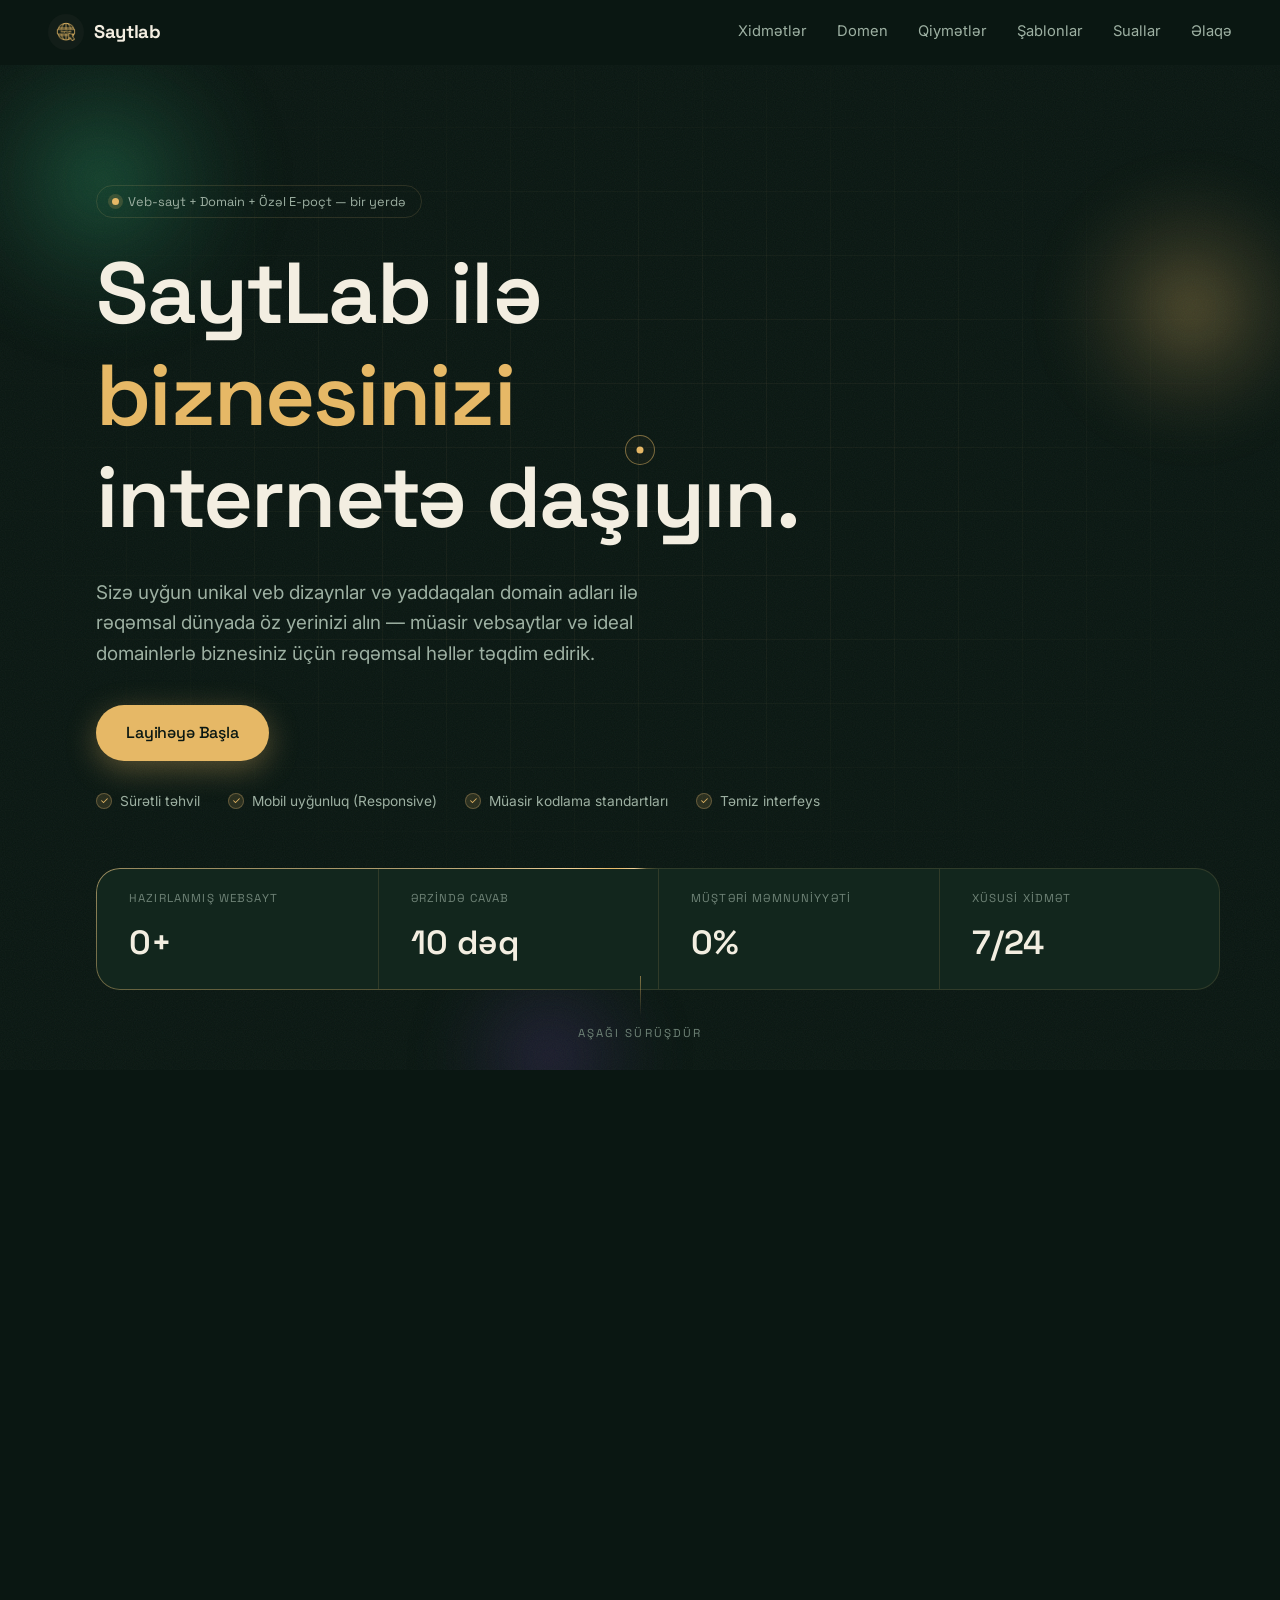
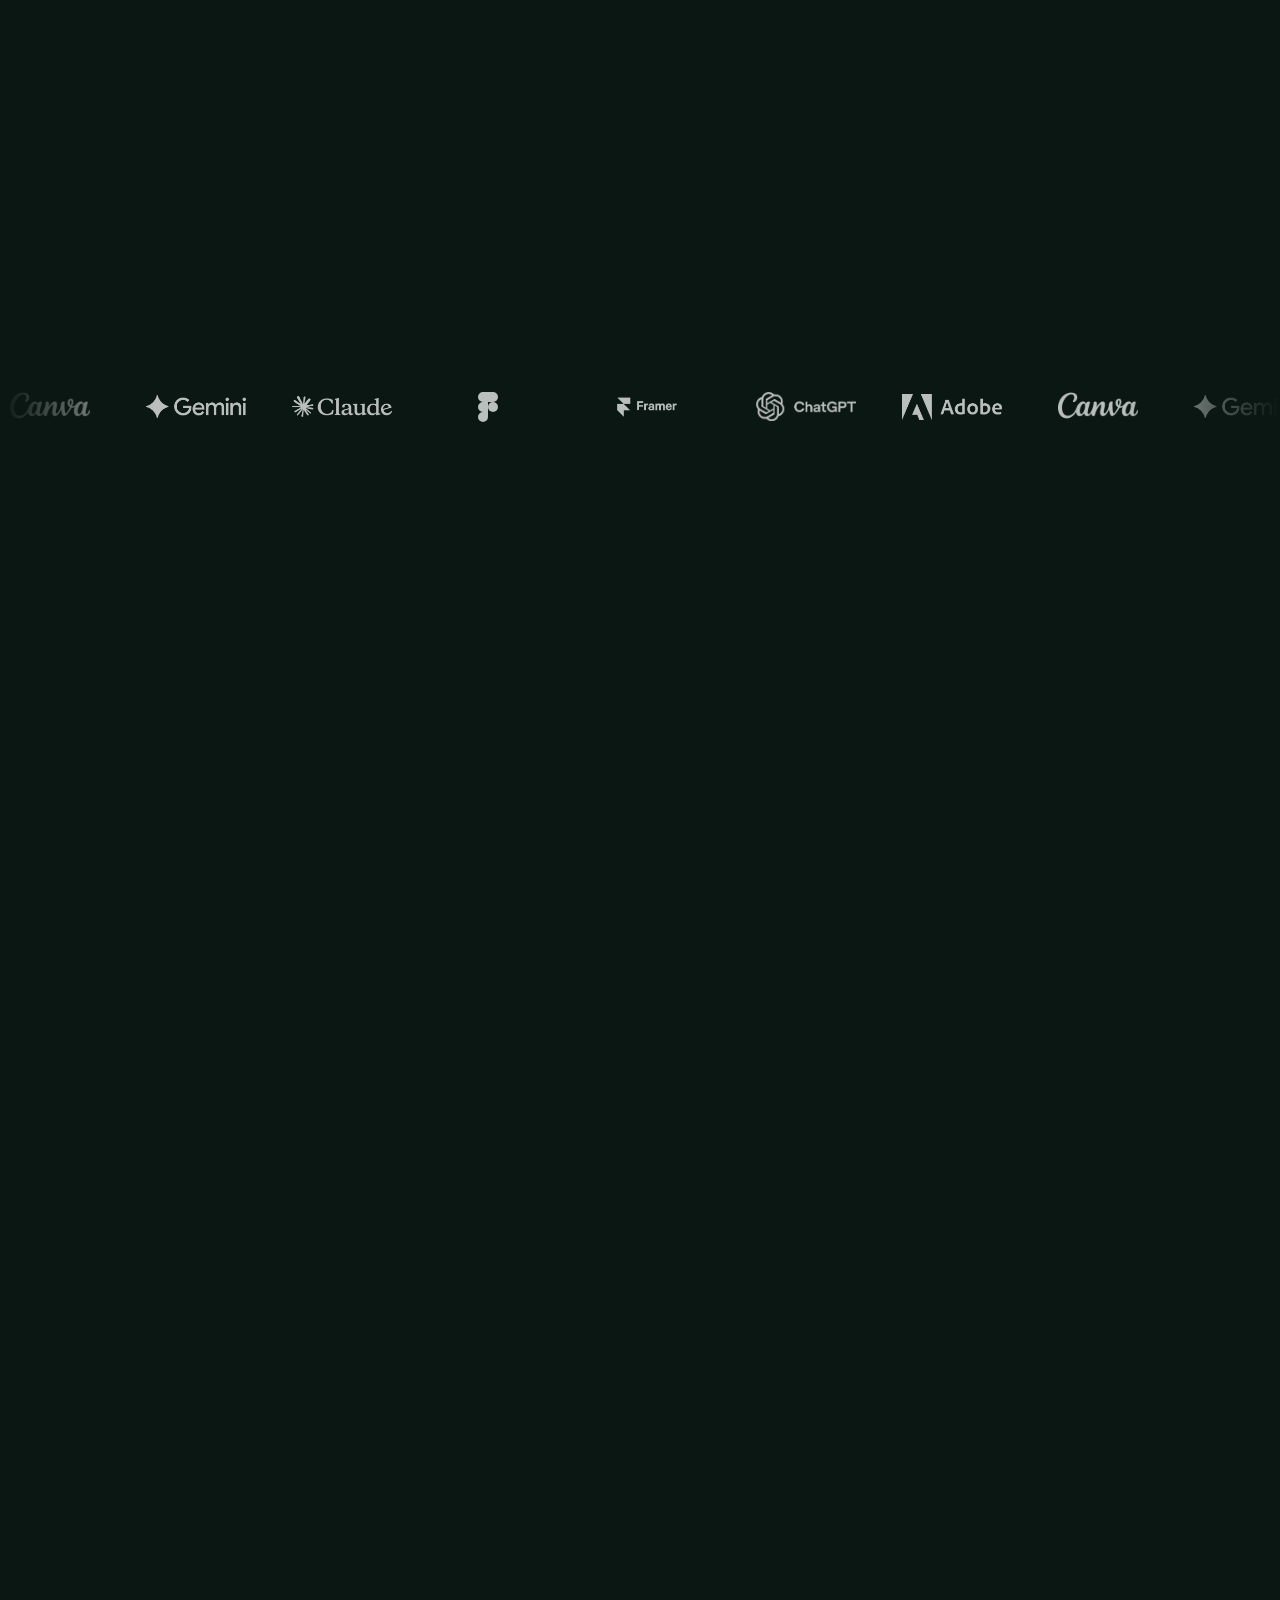
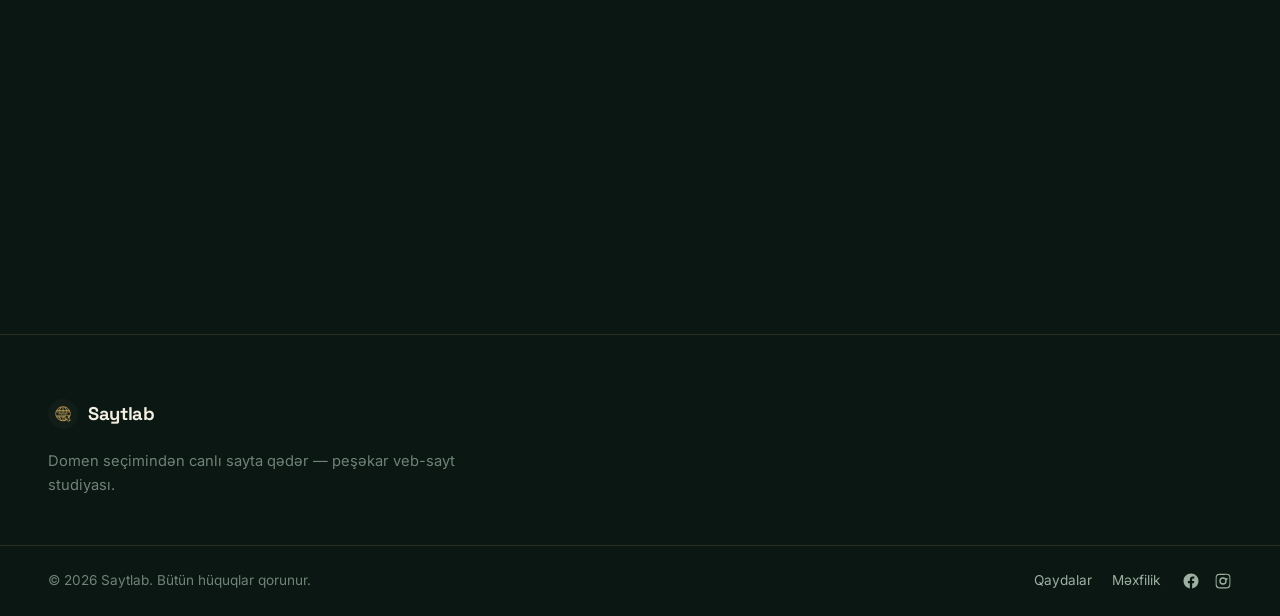
<file: index.html>
<!DOCTYPE html>
<html lang="az">
<head>
<meta charset="UTF-8" />
<!-- Hər şeydən əvvəl: reveal-in gizli başlanğıcını body render olunmadan aktivləşdir
     (hero mətninin bir an "yanıb-sönməsinin" qarşısını alır) + preloader / səhifə fade-in.
     SİNXRON (defer YOX) — .js-reveal body render-dən əvvəl əlavə olunmalıdır. -->
<script src="preloader.js"></script>
<meta name="viewport" content="width=device-width, initial-scale=1.0" />
<title>Saytlab</title>
<meta name="description" content="Saytlab — Veb-sayt, Domain və Özəl E-poçt xidmətləri bir yerdə." />
<meta name="google-site-verification" content="9VjBPTlLyS8_ZXjYT7rez2wB2nJT9AnCzkR_WQadzog" />

<!-- ---------- Paylaşım kartı (Open Graph / Twitter) + canonical ----------
     WhatsApp / Facebook / Instagram DM-də link paylaşılanda başlıq, təsvir və
     şəkil görünsün deyə. Şəkil: og-cover.png (1200×630).
     canonical `cleanUrls: true` səbəbindən .html-siz formadadır. -->
<link rel="canonical" href="https://www.saytlab.com/" />
<meta name="theme-color" content="#0a1712" />
<meta property="og:type" content="website" />
<meta property="og:site_name" content="Saytlab" />
<meta property="og:locale" content="az_AZ" />
<meta property="og:title" content="Saytlab — Veb-sayt, Domen və Özəl E-poçt" />
<meta property="og:description" content="Saytlab ilə brendinizə uyğun veb-sayt, öz domeniniz və özəl e-poçt — hamısı bir yerdə, 3–7 gün ərzində." />
<meta property="og:url" content="https://www.saytlab.com/" />
<meta property="og:image" content="https://www.saytlab.com/og-cover.png" />
<meta property="og:image:width" content="1200" />
<meta property="og:image:height" content="630" />
<meta property="og:image:alt" content="Saytlab — Veb-sayt, Domen və Özəl E-poçt" />
<meta name="twitter:card" content="summary_large_image" />
<meta name="twitter:title" content="Saytlab — Veb-sayt, Domen və Özəl E-poçt" />
<meta name="twitter:description" content="Saytlab ilə brendinizə uyğun veb-sayt, öz domeniniz və özəl e-poçt — hamısı bir yerdə, 3–7 gün ərzində." />
<meta name="twitter:image" content="https://www.saytlab.com/og-cover.png" />

<!-- Favicon / tab ikonası — dairəvi logo -->
<link rel="icon" type="image/png" href="logo-saytlab-round.png" />
<link rel="apple-touch-icon" href="logo-saytlab-round.png" />

<!-- Tipoqrafiya: Space Grotesk (başlıq) + Inter (mətn) — render-blok OLMADAN yüklənir.
     media="print" ilə arxa planda çəkilir; preloader.js hazır olanda media="all" edir
     (əvvəlki inline onload="this.media='all'" əvəzi — CSP üçün). Fallback fontlar dərhal görünür. -->
<link rel="preconnect" href="https://fonts.googleapis.com">
<link rel="preconnect" href="https://fonts.gstatic.com" crossorigin>
<link rel="preload" as="style" href="https://fonts.googleapis.com/css2?family=Space+Grotesk:wght@400;500;600;700&family=Inter:wght@300;400;500;600&display=swap">
<link id="fontCss" rel="stylesheet" href="https://fonts.googleapis.com/css2?family=Space+Grotesk:wght@400;500;600;700&family=Inter:wght@300;400;500;600&display=swap" media="print">
<noscript><link rel="stylesheet" href="https://fonts.googleapis.com/css2?family=Space+Grotesk:wght@400;500;600;700&family=Inter:wght@300;400;500;600&display=swap"></noscript>

<link rel="stylesheet" href="style.css" />

<!-- Meta Pixel Code — inline snippet meta-pixel.js-ə köçürülüb (CSP: script-src 'unsafe-inline' yox). -->
<script src="meta-pixel.js" defer></script>
<noscript><img height="1" width="1" class="fb-noscript-pixel" alt=""
src="https://www.facebook.com/tr?id=4331233943803470&ev=PageView&noscript=1"
/></noscript>
<!-- End Meta Pixel Code -->
</head>
<body>
<a class="skip-link" href="#main">Məzmuna keç</a>

<!-- ================= PRELOADER (giriş animasiyası — yalnız ilk yüklənmə) =================
     Logo fade/scale-in → "şüşə kimi" 8 parçaya qırılıb dağılır → overlay sönür, hero açılır.
     Yalnız index.html-də. Yalnız html.js-reveal aktivdirsə görünür (JS yoxdursa heç görünmür). -->
<div class="preloader" id="preloader" aria-hidden="true">
  <div class="preloader-logo-wrap">
    <img src="logo-saytlab-round.png" alt="" class="preloader-logo" id="preloaderLogo" />
    <!-- Parçalar: eyni logonun clip-path ilə kəsilmiş 8 üçbucağı (CSS :nth-child). -->
    <div class="preloader-shards" id="preloaderShards" aria-hidden="true">
      <div class="shard"></div><div class="shard"></div><div class="shard"></div><div class="shard"></div>
      <div class="shard"></div><div class="shard"></div><div class="shard"></div><div class="shard"></div>
    </div>
  </div>
</div>
<!-- #preloader-i <body>-dən çıxarıb <html>-ə köçürür (body-nin opacity:0 fade-i onu gizlətməsin).
     SİNXRON, elementdən dərhal sonra — paint-dən əvvəl işləyir. -->
<script src="preloader-move.js"></script>

<!-- Səhifə yuxarısındakı scroll proqres zolağı -->
<div class="scroll-progress" id="scrollProgress" aria-hidden="true"></div>

<!-- ================= HEADER ================= -->
<header class="site-header" id="top">
  <div class="container header-inner">
    <a href="#top" class="logo" aria-label="Saytlab ana səhifə">
      <!-- Loqo: "Logo SaytLab.png"-in boşluqsuz kopyası — dairəvi dizayn (CSS-də border-radius:50%). -->
      <img class="logo-img" src="logo-saytlab-round.png" alt="Saytlab" width="40" height="40" />
      <span>Saytlab</span>
    </a>

    <nav class="main-nav" id="mainNav" aria-label="Əsas naviqasiya">
      <a href="#services">Xidmətlər</a>
      <a href="#domain">Domen</a>
      <a href="#pricing">Qiymətlər</a>
      <a href="/templates">Şablonlar</a>
      <a href="#faq">Suallar</a>
      <a href="#contact">Əlaqə</a>
    </nav>

    <button class="menu-toggle" id="menuToggle" aria-label="Menyunu aç" aria-expanded="false">
      <span></span><span></span>
    </button>
    <button class="header-close" id="headerClose" type="button" aria-label="Başlığı bağla" title="Başlığı bağla">
      <svg width="14" height="14" viewBox="0 0 14 14" aria-hidden="true" focusable="false">
        <path d="M1 1l12 12M13 1L1 13" stroke="currentColor" stroke-width="1.6" stroke-linecap="round" fill="none"/>
      </svg>
    </button>
  </div>
</header>

<!-- ================= MOBİL MENYU (tam ekran overlay) ================= -->
<div class="mobile-overlay" id="mobileOverlay" aria-hidden="true" data-lenis-prevent>
  <nav class="mobile-nav">
    <a href="#services">Xidmətlər</a>
    <a href="#domain">Domen</a>
    <a href="#pricing">Qiymətlər</a>
    <a href="/templates">Şablonlar</a>
    <a href="#faq">Suallar</a>
    <a href="#contact">Əlaqə</a>
  </nav>
</div>

<main id="main" tabindex="-1">

  <!-- ================= HERO ================= -->
  <section class="hero" id="hero" data-pause-offscreen>
    <!-- CSS ilə generasiya olunan mücərrəd fon: hərəkət edən radial-gradient blob-lar + SVG noise.
         Xarici şəkil yoxdur. Parallax üçün data-parallax dəyəri verilir. -->
    <div class="hero-bg" aria-hidden="true">
      <div class="blob blob-1" data-parallax="0.18"></div>
      <div class="blob blob-2" data-parallax="0.32"></div>
      <div class="blob blob-3" data-parallax="0.10"></div>
      <div class="hero-grid" data-parallax="0.05"></div>
      <!-- Mouse-təqib edən dairəvi işıq — yalnız hero daxilində, fine pointer-də.
           transform ilə hərəkət edir (GPU-lu, ucuz), rəng dəyişmir, blur statikdir. -->
      <div class="hero-glow" data-hero-glow></div>
    </div>

    <div class="container hero-inner">
      <p class="hero-eyebrow" data-hero="1"><span class="dot"></span> Veb-sayt + Domain + Özəl E-poçt — bir yerdə</p>

      <h1 class="hero-title">
        <!-- Giriş animasiyası: hər söz maskadan aşağıdan yuxarı "qalxır" + yüngül rotasiya. -->
        <span class="line"><span class="word" data-hero="2">SaytLab</span> <span class="word" data-hero="3">ilə</span></span>
        <span class="line"><span class="word accent" data-hero="4">biznesinizi</span></span>
        <span class="line"><span class="word" data-hero="5">internetə</span> <span class="word" data-hero="6">daşıyın.</span></span>
      </h1>

      <p class="hero-sub" data-hero="7">
        Sizə uyğun unikal veb dizaynlar və yaddaqalan domain adları ilə rəqəmsal dünyada öz yerinizi alın —
        müasir vebsaytlar və ideal domainlərlə biznesiniz üçün rəqəmsal həllər təqdim edirik.
      </p>

      <div class="hero-actions" data-hero="8">
        <a href="#pricing" class="btn btn-solid btn-lg" data-magnetic>Layihəyə Başla</a>
      </div>

      <!-- Niyə Biz? — qısa vurğu sətri -->
      <ul class="hero-highlights" data-hero="9">
        <li>Sürətli təhvil</li>
        <li>Mobil uyğunluq (Responsive)</li>
        <li>Müasir kodlama standartları</li>
        <li>Təmiz interfeys</li>
      </ul>

      <!-- Sayğac animasiyalı statistika -->
      <div class="hero-stats led-border" data-hero="10">
        <div class="stat"><strong data-count="500" data-suffix="+">0</strong><span>Hazırlanmış Websayt</span></div>
        <div class="stat"><strong>10 dəq</strong><span>ərzində cavab</span></div>
        <div class="stat"><strong data-count="100" data-suffix="%">0</strong><span>müştəri məmnuniyyəti</span></div>
        <div class="stat"><strong>7/24</strong><span>Xüsusi Xidmət</span></div>
      </div>
    </div>

    <div class="hero-scroll-hint" aria-hidden="true"><span></span>Aşağı sürüşdür</div>
  </section>

  <!-- ================= XİDMƏT: VEB-SAYT HAZIRLANMASI ================= -->
  <section class="section services" id="services">
    <div class="container">
      <header class="section-head reveal" data-dir="up">
        <p class="kicker">Xidmət</p>
        <h2>Peşəkar veb-sayt hazırlanması</h2>
        <p class="section-lead">Fikirdən canlı sayta qədər — dizayn, məzmun və texniki quraşdırma bizim üzərimizdə.</p>
      </header>

      <div class="service-grid">
        <article class="service-card reveal" data-dir="up">
          <span class="service-num">01</span>
          <h3>Veb Dizayn</h3>
          <p>İstifadəçi dostu, hər ekrana uyğunlaşan və brendinizi ən yaxşı şəkildə təmsil edən korporativ, e-ticarət və fərdi saytların yaradılması.</p>
        </article>
        <article class="service-card reveal" data-dir="up">
          <span class="service-num">02</span>
          <h3>Domain Təminatı</h3>
          <p>Brendinizə ən uyğun qlobal və yerli domainlərin axtarışı, qeydiyyatı və idarə edilməsi.</p>
        </article>
        <article class="service-card reveal" data-dir="up">
          <span class="service-num">03</span>
          <h3>Texniki Dəstək</h3>
          <p>Saytınızın daim onlayn, təhlükəsiz və sürətli qalması üçün davamlı optimizasiya və baxım.</p>
        </article>
      </div>

      <div class="services-cta reveal" data-dir="up">
        <a href="#contact" class="btn btn-solid btn-lg">Layihəni danış</a>
      </div>
    </div>
  </section>

  <!-- ================= DOMEN AXTARIŞI ================= -->
  <!-- YALNIZ MÖVCUDLUQ yoxlanılır (tutulub / tutulmayıb) — qiymət GÖSTƏRİLMİR.
       Məntiq domain-search.js-dədir; inline script yoxdur (CSP). -->
  <section class="section domain" id="domain">
    <div class="container">
      <header class="section-head reveal" data-dir="up">
        <p class="kicker">Domen</p>
        <h2>Domen adınız boşdurmu?</h2>
        <p class="section-lead">Adı yazın, uzantını seçin — domenin sərbəst olub-olmadığını dərhal göstərək. Qeydiyyat və detalları isə WhatsApp-da birlikdə danışaq.</p>
      </header>

      <div class="domain-card reveal" data-dir="up">
        <form class="domain-form" id="domainForm" novalidate>
          <div class="domain-field">
            <input
              class="domain-input"
              id="domainInput"
              type="text"
              name="domain"
              placeholder="menimbrendim"
              aria-label="Domen adı"
              autocomplete="off"
              autocapitalize="none"
              autocorrect="off"
              spellcheck="false"
              maxlength="63" />
            <span class="domain-suffix" id="domainSuffix" aria-hidden="true">.com</span>
          </div>
          <button class="btn btn-solid domain-submit" id="domainSubmit" type="submit">Axtar</button>
        </form>

        <!-- Axtarıla bilən baza. Bu siyahı domain-search.js-də KNOWN_TLDS-in
             yeganə mənbəyidir (data-tld atributlarından oxunur) — uzantı
             əlavə/çıxarmaq üçün yalnız buranı dəyişmək kifayətdir. -->
        <div class="domain-tlds" role="group" aria-label="Domen uzantısı">
          <button class="domain-tld is-active" type="button" data-tld=".com" aria-pressed="true">.com</button>
          <button class="domain-tld" type="button" data-tld=".shop" aria-pressed="false">.shop</button>
          <button class="domain-tld" type="button" data-tld=".store" aria-pressed="false">.store</button>
          <button class="domain-tld" type="button" data-tld=".site" aria-pressed="false">.site</button>
          <button class="domain-tld" type="button" data-tld=".space" aria-pressed="false">.space</button>
          <button class="domain-tld" type="button" data-tld=".fun" aria-pressed="false">.fun</button>
          <button class="domain-tld" type="button" data-tld=".sbs" aria-pressed="false">.sbs</button>
        </div>

        <div class="domain-result" id="domainResult" role="status" aria-live="polite"></div>

        <p class="domain-hint">Nəticə yalnız domenin boş olub-olmadığını göstərir və xarici açıq yoxlama servisi vasitəsilə alınır. Qiymət və şərtləri WhatsApp-da dəqiqləşdiririk.</p>
      </div>

      <!-- .az yuxarıdakı axtarış bazasına daxil DEYİL (avtomatik yoxlanmır) —
           ayrıca xidmət kimi, ikinci dərəcəli qeyd formasında göstərilir.
           Aşağıdakı href yalnız fallback-dır (JS işləməzsə); domain-search.js
           onu əvvəlcədən doldurulmuş mesajla əvəz edir. -->
      <aside class="domain-az-note reveal" data-dir="up">
        <p><strong>.az domenləri</strong> əlavə xidmətdir və avtomatik axtarışa daxil deyil. Onları sifariş forması ilə deyil, birbaşa bizimlə əlaqə saxlayaraq sorğulaya bilərsiniz.</p>
        <a class="btn btn-outline btn-sm" href="https://wa.me/994103136941" target="_blank" rel="noopener noreferrer" data-az-wa>.az üçün bizə yazın</a>
      </aside>
    </div>
  </section>

  <!-- ================= HAQQIMIZDA ================= -->
  <section class="section about" id="about">
    <div class="container">
      <header class="section-head reveal" data-dir="up">
        <p class="kicker">Haqqımızda</p>
        <h2>Rəqəmsallaşmanı rahat və peşəkar edirik</h2>
        <p class="section-lead">SaytLab — sahibkarların və şirkətlərin onlayn mövcudluğunu başdan-sona quran komanda.</p>
      </header>

      <div class="about-grid">
        <article class="about-card reveal" data-dir="up">
          <span class="about-label">Missiya</span>
          <p>SaytLab olaraq məqsədimiz sahibkarların və şirkətlərin rəqəmsallaşma prosesini ən rahat və peşəkar şəkildə həyata keçirməkdir.</p>
        </article>
        <article class="about-card reveal" data-dir="up">
          <span class="about-label">Yanaşmamız</span>
          <p>Fərdi yanaşma, şəffaflıq və yenilikçi dizayn konsepsiyaları.</p>
        </article>
      </div>
    </div>
  </section>

  <!-- ================= LOGO / MARKA ZOLAĞI (marquee) ================= -->
  <section class="section logos" aria-label="İnteqrasiyalar" data-pause-offscreen>
    <div class="marquee" aria-hidden="true">
      <div class="marquee-track">
        <!-- Logolar mask-image ilə vahid ağ silueyə çevrilir (öz rəngləri deyil).
             Fayl yolu CSS-də --logo dəyişəni ilə verilir (:nth-child) — inline style YOX (CSP). -->
        <span class="marquee-logo" role="img" aria-label="Canva"></span>
        <span class="marquee-logo" role="img" aria-label="Gemini"></span>
        <span class="marquee-logo" role="img" aria-label="Claude"></span>
        <span class="marquee-logo" role="img" aria-label="Figma"></span>
        <span class="marquee-logo marquee-logo--framer" role="img" aria-label="Framer"></span>
        <span class="marquee-logo" role="img" aria-label="ChatGPT"></span>
        <span class="marquee-logo" role="img" aria-label="Adobe"></span>
        <!-- Sonsuz axın üçün məzmun təkrarlanır -->
        <span class="marquee-logo" role="img" aria-label="Canva"></span>
        <span class="marquee-logo" role="img" aria-label="Gemini"></span>
        <span class="marquee-logo" role="img" aria-label="Claude"></span>
        <span class="marquee-logo" role="img" aria-label="Figma"></span>
        <span class="marquee-logo marquee-logo--framer" role="img" aria-label="Framer"></span>
        <span class="marquee-logo" role="img" aria-label="ChatGPT"></span>
        <span class="marquee-logo" role="img" aria-label="Adobe"></span>
      </div>
    </div>
  </section>

  <!-- ================= BENEFITS (3x2 grid) ================= -->
  <section class="section benefits" id="benefits">
    <div class="container">
      <header class="section-head reveal" data-dir="up">
        <p class="kicker">Üstünlüklər</p>
        <h2>Niyə komandalar Saytlab seçir</h2>
      </header>
      <div class="benefit-grid">
        <article class="benefit-card reveal" data-dir="up"><h3>Proqnozlaşan xərc</h3><p>Sabit illik plan — gizli əlavə ödəniş yoxdur.</p></article>
        <article class="benefit-card reveal" data-dir="up"><h3>Brend dəqiqliyi</h3><p>Hər kadr eyni palitra, şrift və ton qaydalarına bağlıdır.</p></article>
        <article class="benefit-card reveal" data-dir="up"><h3>İdarəetmə paneli</h3><p>Xüsusi idarəetmə paneli sayəsində müştəri kodla işləmədən, birbaşa saytın içindən rahatlıqla dəyişiklik edir.</p></article>
      </div>
    </div>
  </section>

  <!-- ================= QİYMƏTLƏR ================= -->
  <section class="section pricing" id="pricing">
    <div class="container">
      <header class="section-head reveal" data-dir="up">
        <p class="kicker">Qiymətlər</p>
        <h2>Bir paket — hər şey daxil</h2>
        <p class="section-lead">Bütün paketlərə eyni xidmət daxildir — fərq yalnız müddətdədir. Uyğun paketi seçin, detalları WhatsApp-da danışaq.</p>
      </header>

      <div class="price-grid">
        <!-- "Sifariş et" linkləri script.js-də yalnız paket adı ilə əvvəlcədən
             doldurulmuş WhatsApp mesajına çevrilir (?text=...) — qiymət mesajda
             GÖSTƏRİLMİR. Aşağıdakı href yalnız JS işləməsə fallback kimi qalır. -->
        <article class="price-card reveal" data-dir="up">
          <h3>1 illik</h3>
          <ul>
            <li>1 domen</li>
            <li>1 peşəkar veb-sayt</li>
            <li>1 peşəkar e-poçt</li>
            <li>Limitsiz dəstək</li>
            <li>Xüsusi idarəetmə paneli</li>
          </ul>
          <a href="https://wa.me/994103136941" target="_blank" rel="noopener noreferrer" class="btn btn-outline btn-block" data-order>Sifariş et</a>
        </article>

        <article class="price-card is-featured led-border reveal" data-dir="up">
          <span class="badge">Ən Populyar</span>
          <h3>2 illik</h3>
          <ul>
            <li>1 domen</li>
            <li>1 peşəkar veb-sayt</li>
            <li>1 peşəkar e-poçt</li>
            <li>Limitsiz dəstək</li>
            <li>Xüsusi idarəetmə paneli</li>
          </ul>
          <a href="https://wa.me/994103136941" target="_blank" rel="noopener noreferrer" class="btn btn-solid btn-block" data-order>Sifariş et</a>
        </article>

        <article class="price-card reveal" data-dir="up">
          <h3>3 illik</h3>
          <ul>
            <li>1 domen</li>
            <li>1 peşəkar veb-sayt</li>
            <li>1 peşəkar e-poçt</li>
            <li>Limitsiz dəstək</li>
            <li>Xüsusi idarəetmə paneli</li>
          </ul>
          <a href="https://wa.me/994103136941" target="_blank" rel="noopener noreferrer" class="btn btn-outline btn-block" data-order>Sifariş et</a>
        </article>
      </div>
    </div>
  </section>

  <!-- ================= FAQ — solda sabit blok, sağda sətir-accordion (Span-tərzi) ================= -->
  <section class="section faq" id="faq">
    <div class="container">
      <header class="section-head reveal" data-dir="up">
        <p class="kicker">Suallar</p>
        <h2>Tez-tez verilən suallar</h2>
      </header>

      <div class="faq-layout">
        <!-- .faq-a grid konteyner; daxili .faq-a-in grid elementidir (padding onun içində) -->
        <div class="faq-list reveal" data-dir="up">
          <div class="faq-item">
            <button class="faq-q" id="faq-q-1" type="button" aria-expanded="false" aria-controls="faq-a-1">Domeni sizdən ala bilərəmmi?<i></i></button>
            <div class="faq-a" id="faq-a-1" role="region" aria-labelledby="faq-q-1"><div class="faq-a-in"><p>Saytınıza uyğun domen pulsuz təqdim edilir.</p></div></div>
          </div>
          <div class="faq-item">
            <button class="faq-q" id="faq-q-2" type="button" aria-expanded="false" aria-controls="faq-a-2">Bir sayt neçə günə hazır olur?<i></i></button>
            <div class="faq-a" id="faq-a-2" role="region" aria-labelledby="faq-q-2"><div class="faq-a-in"><p>Saytınız 3–7 gün ərzində hazırlanıb təhvil verilir.</p></div></div>
          </div>
          <div class="faq-item">
            <button class="faq-q" id="faq-q-3" type="button" aria-expanded="false" aria-controls="faq-a-3">Pul geri qaytarılırmı?<i></i></button>
            <div class="faq-a" id="faq-a-3" role="region" aria-labelledby="faq-q-3"><div class="faq-a-in"><p>Domen sizin adınıza qeydiyyatdan keçirildikdən sonra ödəniş geri qaytarılmır — domen qeydiyyatı registri tərəfindən geri dönməyən xidmətdir. Məhz buna görə işi əvvəlcə görürük: ödənişi yalnız sayt hazır olduqda, domen alınmazdan əvvəl alırıq.</p></div></div>
          </div>
          <div class="faq-item">
            <button class="faq-q" id="faq-q-4" type="button" aria-expanded="false" aria-controls="faq-a-4">Hazır saytda özüm dəyişiklik edə biləcəyəmmi?<i></i></button>
            <div class="faq-a" id="faq-a-4" role="region" aria-labelledby="faq-q-4"><div class="faq-a-in"><p>Bəli, saytınızda rahat şəkildə və pulsuz olaraq dəyişiklik edə biləcəksiniz.</p></div></div>
          </div>
          <div class="faq-item">
            <button class="faq-q" id="faq-q-5" type="button" aria-expanded="false" aria-controls="faq-a-5">Hostinq və SSL daxildir?<i></i></button>
            <div class="faq-a" id="faq-a-5" role="region" aria-labelledby="faq-q-5"><div class="faq-a-in"><p>Bəli, hostinq və SSL planımıza daxildir.</p></div></div>
          </div>
          <div class="faq-item">
            <button class="faq-q" id="faq-q-6" type="button" aria-expanded="false" aria-controls="faq-a-6">Ödəniş şərtləri necədir?<i></i></button>
            <div class="faq-a" id="faq-a-6" role="region" aria-labelledby="faq-q-6"><div class="faq-a-in"><p>Ödəniş sayt hazır olduqdan sonra, domen qeydiyyatdan keçirilməzdən əvvəl alınır. Dəyəri sifarişdən əvvəl WhatsApp-da dəqiqləşdiririk.</p></div></div>
          </div>
        </div>
      </div>
    </div>
  </section>

  <!-- ================= ƏLAQƏ ================= -->
  <section class="section contact" id="contact">
    <div class="container">
      <header class="section-head reveal" data-dir="up">
        <p class="kicker">Əlaqə</p>
        <h2>Əlaqə saxlayın</h2>
        <p class="section-lead">E-poçt və ya WhatsApp ilə birbaşa yaz — bir iş günü ərzində cavab veririk.</p>
      </header>

      <div class="contact-layout">
        <div class="contact-direct reveal" data-dir="up">
          <h3>Birbaşa əlaqə</h3>
          <ul>
            <li>
              <span class="contact-ic" aria-hidden="true">
                <svg viewBox="0 0 24 24" fill="none" stroke="currentColor" stroke-width="1.6" stroke-linecap="round" stroke-linejoin="round"><rect x="3" y="5" width="18" height="14" rx="2"/><path d="m3 7 9 6 9-6"/></svg>
              </span>
              <span class="contact-meta">
                <span class="contact-label">E-poçt</span>
                <a href="mailto:support@saytlab.com">support@saytlab.com</a>
              </span>
            </li>
            <li>
              <span class="contact-ic" aria-hidden="true">
                <svg viewBox="0 0 24 24" fill="currentColor" aria-hidden="true"><path d="M17.47 14.38c-.29-.15-1.7-.84-1.96-.93-.26-.1-.45-.15-.64.14-.19.29-.74.93-.9 1.12-.17.19-.33.21-.62.07-.29-.15-1.22-.45-2.33-1.43-.86-.77-1.44-1.72-1.61-2.01-.17-.29-.02-.45.13-.59.13-.13.29-.34.44-.51.15-.17.19-.29.29-.48.1-.19.05-.36-.02-.51-.07-.14-.64-1.55-.88-2.13-.23-.55-.47-.48-.64-.49l-.55-.01c-.19 0-.5.07-.76.36-.26.29-1 .98-1 2.38s1.02 2.76 1.17 2.95c.14.19 2.01 3.06 4.86 4.29.68.29 1.21.47 1.62.6.68.22 1.3.19 1.79.11.55-.08 1.7-.69 1.94-1.36.24-.67.24-1.24.17-1.36-.07-.12-.26-.19-.55-.34zM12.05 21.5h-.01a9.4 9.4 0 01-4.8-1.32l-.34-.2-3.57.93.96-3.48-.22-.36a9.42 9.42 0 01-1.44-5.02c0-5.2 4.24-9.44 9.46-9.44 2.53 0 4.9.99 6.69 2.78a9.38 9.38 0 012.77 6.67c0 5.2-4.24 9.44-9.46 9.44zM20.52 3.45A11.14 11.14 0 0012.05 0C5.5 0 .18 5.32.18 11.87c0 2.09.55 4.13 1.6 5.93L.08 24l6.34-1.66a11.9 11.9 0 005.62 1.43h.01c6.55 0 11.87-5.32 11.87-11.87 0-3.17-1.24-6.15-3.4-8.45z"/></svg>
              </span>
              <span class="contact-meta">
                <span class="contact-label">WhatsApp</span>
                <a href="https://wa.me/message/ESYKSCQ5XLNPK1" target="_blank" rel="noopener noreferrer">WhatsApp ilə yaz</a>
              </span>
            </li>
          </ul>
        </div>
      </div>
    </div>
  </section>


</main>

<!-- ================= FOOTER ================= -->
<footer class="site-footer">
  <div class="container footer-inner">
    <div class="footer-brand">
      <a href="#top" class="logo">
        <img class="logo-img" src="logo-saytlab-round.png" alt="Saytlab" width="34" height="34" />
        <span>Saytlab</span>
      </a>
      <p>Domen seçimindən canlı sayta qədər — peşəkar veb-sayt studiyası.</p>
    </div>
  </div>
  <div class="container footer-bottom">
    <span>© 2026 Saytlab. Bütün hüquqlar qorunur.</span>
    <div class="footer-bottom-right">
      <nav class="footer-links" aria-label="Hüquqi">
        <a href="/terms">Qaydalar</a>
        <a href="/privacy">Məxfilik</a>
      </nav>
      <div class="socials" aria-label="Sosial şəbəkələr">
      <a href="https://www.facebook.com/saytlab" target="_blank" rel="noopener noreferrer" aria-label="Facebook"><svg width="18" height="18" viewBox="0 0 24 24" fill="currentColor"><path d="M22 12.06C22 6.5 17.52 2 12 2S2 6.5 2 12.06c0 5 3.66 9.15 8.44 9.94v-7.03H7.9v-2.91h2.54V9.85c0-2.5 1.49-3.89 3.77-3.89 1.09 0 2.23.2 2.23.2v2.46h-1.26c-1.24 0-1.63.77-1.63 1.56v1.88h2.78l-.44 2.91h-2.34V22c4.78-.79 8.44-4.94 8.44-9.94Z"/></svg></a>
      <a href="https://www.instagram.com/sayt.lab/" target="_blank" rel="noopener noreferrer" aria-label="Instagram"><svg width="18" height="18" viewBox="0 0 24 24" fill="currentColor"><path d="M12 2.2c3.2 0 3.6 0 4.9.07 1.2.06 1.8.25 2.2.42.56.22.96.48 1.38.9.42.42.68.82.9 1.38.17.4.36 1 .42 2.2.07 1.3.07 1.7.07 4.9s0 3.6-.07 4.9c-.06 1.2-.25 1.8-.42 2.2a3.7 3.7 0 0 1-.9 1.38c-.42.42-.82.68-1.38.9-.4.17-1 .36-2.2.42-1.3.07-1.7.07-4.9.07s-3.6 0-4.9-.07c-1.2-.06-1.8-.25-2.2-.42a3.7 3.7 0 0 1-1.38-.9 3.7 3.7 0 0 1-.9-1.38c-.17-.4-.36-1-.42-2.2C2.2 15.6 2.2 15.2 2.2 12s0-3.6.07-4.9c.06-1.2.25-1.8.42-2.2.22-.56.48-.96.9-1.38.42-.42.82-.68 1.38-.9.4-.17 1-.36 2.2-.42C8.4 2.2 8.8 2.2 12 2.2Zm0 1.8c-3.1 0-3.5 0-4.7.07-.9.04-1.4.2-1.7.32-.43.17-.74.37-1.06.7-.32.31-.52.62-.7 1.05-.12.3-.28.8-.32 1.7C3.5 8.8 3.5 9.2 3.5 12s0 3.2.07 4.4c.04.9.2 1.4.32 1.7.17.43.37.74.7 1.06.31.32.62.52 1.05.7.3.12.8.28 1.7.32 1.2.06 1.6.07 4.7.07s3.5 0 4.7-.07c.9-.04 1.4-.2 1.7-.32.43-.17.74-.37 1.06-.7.32-.31.52-.62.7-1.05.12-.3.28-.8.32-1.7.06-1.2.07-1.6.07-4.4s0-3.2-.07-4.4c-.04-.9-.2-1.4-.32-1.7a2.9 2.9 0 0 0-.7-1.06 2.9 2.9 0 0 0-1.05-.7c-.3-.12-.8-.28-1.7-.32C15.5 4 15.1 4 12 4Zm0 3.06a4.94 4.94 0 1 1 0 9.88 4.94 4.94 0 0 1 0-9.88Zm0 1.8a3.14 3.14 0 1 0 0 6.28 3.14 3.14 0 0 0 0-6.28Zm5.15-.9a1.15 1.15 0 1 1 0 2.3 1.15 1.15 0 0 1 0-2.3Z"/></svg></a>
      </div>
    </div>
  </div>
</footer>

<!-- Lenis smooth-scroll — inertial/yumşaq scroll (Framer saytlarındakı hiss).
     defer + script.js-dən əvvəl: hər ikisi sənəd sırası ilə icra olunur, Lenis hazır olur. -->
<script src="vendor/lenis.min.js" defer></script>
<script src="script.js" defer></script>

<!-- Mobil header: əl ilə bağlama düyməsi + is-scrolled (CSP: inline script yox). -->
<script src="header-mobile.js" defer></script>
<script src="domain-search.js" defer></script>

</body>
</html>
</file>
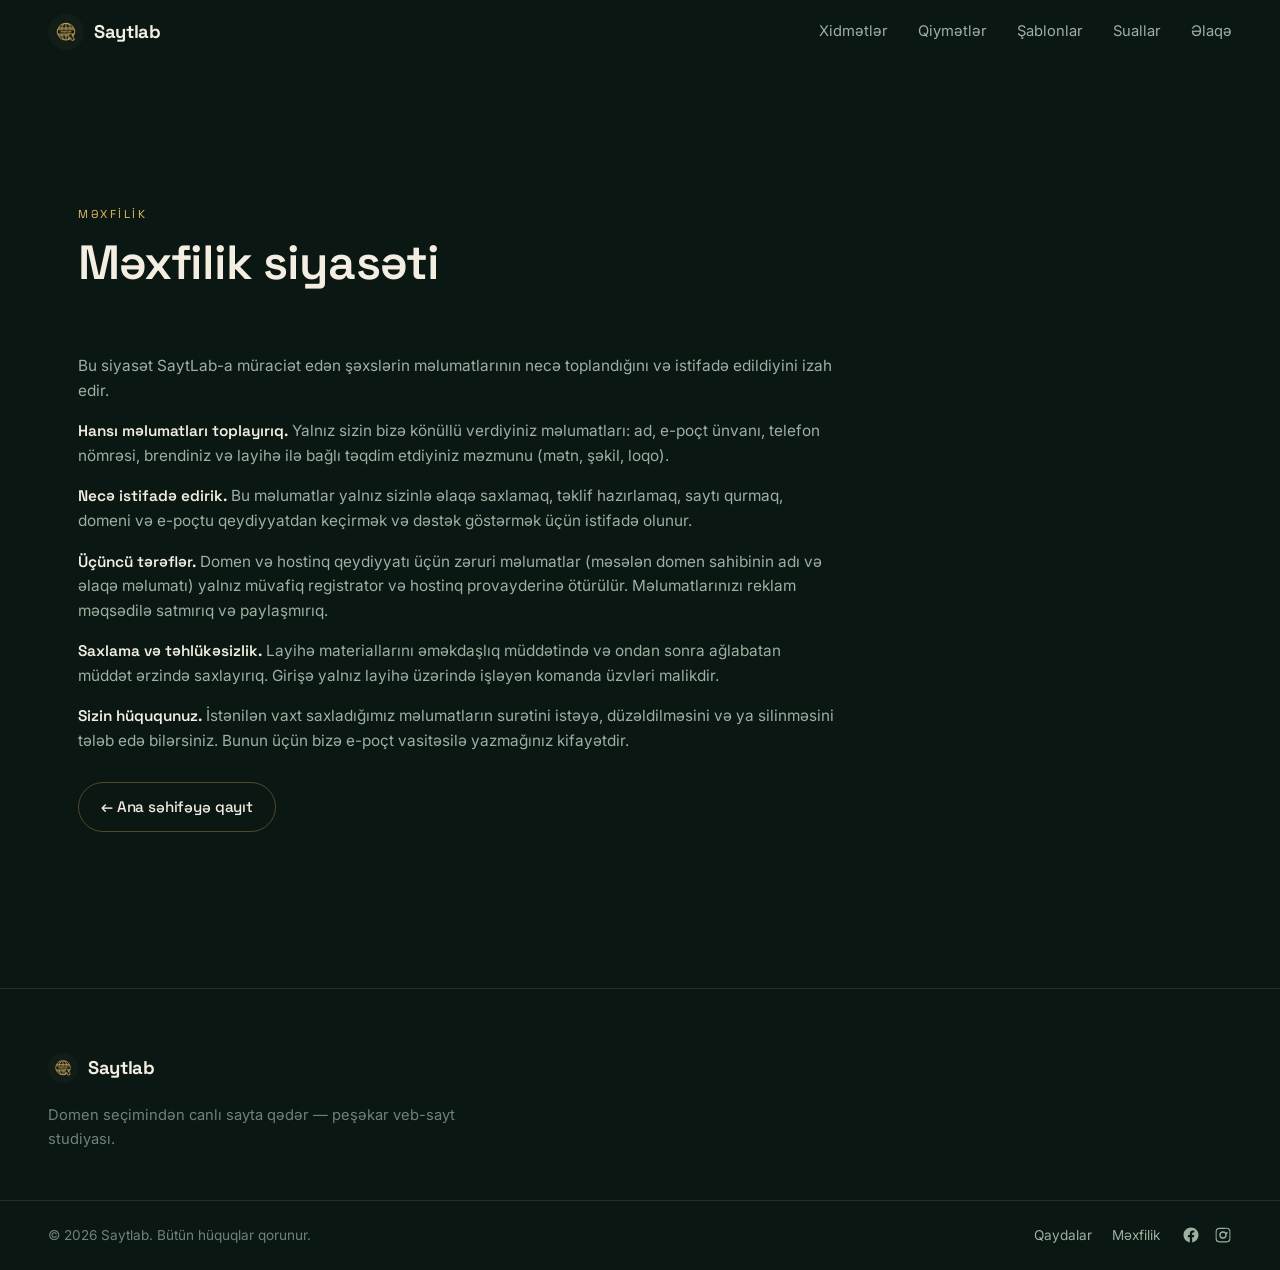
<file: privacy.html>
<!DOCTYPE html>
<html lang="az">
<head>
<meta charset="UTF-8" />
<meta name="viewport" content="width=device-width, initial-scale=1.0" />
<!-- Səhifə keçidi: yumşaq fade-in + naviqasiyada fade-out. SİNXRON (defer YOX) — .js-reveal FOUC-suz. -->
<script src="legal.js"></script>
<title>Məxfilik Siyasəti — Saytlab</title>
<meta name="description" content="Saytlab müştərilərinin məlumatlarının necə toplandığı və istifadə edildiyi barədə məxfilik siyasəti." />

<!-- Favicon / tab ikonası — dairəvi logo -->
<link rel="icon" type="image/png" href="logo-saytlab-round.png" />
<link rel="apple-touch-icon" href="logo-saytlab-round.png" />

<!-- Tipoqrafiya: Space Grotesk (başlıq) + Inter (mətn) — index.html ilə eyni -->
<link rel="preconnect" href="https://fonts.googleapis.com">
<link rel="preconnect" href="https://fonts.gstatic.com" crossorigin>
<link rel="preload" as="style" href="https://fonts.googleapis.com/css2?family=Space+Grotesk:wght@400;500;600;700&family=Inter:wght@300;400;500;600&display=swap">
<link id="fontCss" rel="stylesheet" href="https://fonts.googleapis.com/css2?family=Space+Grotesk:wght@400;500;600;700&family=Inter:wght@300;400;500;600&display=swap" media="print">
<noscript><link rel="stylesheet" href="https://fonts.googleapis.com/css2?family=Space+Grotesk:wght@400;500;600;700&family=Inter:wght@300;400;500;600&display=swap"></noscript>

<link rel="stylesheet" href="style.css" />

<!-- Meta Pixel Code — inline snippet meta-pixel.js-ə köçürülüb (CSP: script-src 'unsafe-inline' yox). -->
<script src="meta-pixel.js" defer></script>
<noscript><img height="1" width="1" style="display:none"
src="https://www.facebook.com/tr?id=4331233943803470&ev=PageView&noscript=1"
/></noscript>
<!-- End Meta Pixel Code -->
</head>
<body>

<!-- ================= HEADER (sadələşdirilmiş — yalnız loqo + ana səhifə) ================= -->
<header class="site-header" id="top">
  <div class="container header-inner">
    <a href="/" class="logo" aria-label="Saytlab ana səhifə">
      <img class="logo-img" src="logo-saytlab-round.png" alt="Saytlab" width="40" height="40" />
      <span>Saytlab</span>
    </a>
    <nav class="main-nav" aria-label="Naviqasiya">
      <a href="/#services">Xidmətlər</a>
      <a href="/#pricing">Qiymətlər</a>
      <a href="/templates">Şablonlar</a>
      <a href="/#faq">Suallar</a>
      <a href="/#contact">Əlaqə</a>
    </nav>
    <button class="header-close" id="headerClose" type="button" aria-label="Başlığı bağla" title="Başlığı bağla">
      <svg width="14" height="14" viewBox="0 0 14 14" aria-hidden="true" focusable="false">
        <path d="M1 1l12 12M13 1L1 13" stroke="currentColor" stroke-width="1.6" stroke-linecap="round" fill="none"/>
      </svg>
    </button>
  </div>
</header>

<main>
  <section class="section legal">
    <div class="container">
      <header class="section-head">
        <p class="kicker">Məxfilik</p>
        <h2>Məxfilik siyasəti</h2>
      </header>
      <div class="legal-body">
        <p class="reveal" data-dir="up">Bu siyasət SaytLab-a müraciət edən şəxslərin məlumatlarının necə toplandığını və istifadə edildiyini izah edir.</p>
        <p class="reveal" data-dir="up"><strong>Hansı məlumatları toplayırıq.</strong> Yalnız sizin bizə könüllü verdiyiniz məlumatları: ad, e-poçt ünvanı, telefon nömrəsi, brendiniz və layihə ilə bağlı təqdim etdiyiniz məzmunu (mətn, şəkil, loqo).</p>
        <p class="reveal" data-dir="up"><strong>Necə istifadə edirik.</strong> Bu məlumatlar yalnız sizinlə əlaqə saxlamaq, təklif hazırlamaq, saytı qurmaq, domeni və e-poçtu qeydiyyatdan keçirmək və dəstək göstərmək üçün istifadə olunur.</p>
        <p class="reveal" data-dir="up"><strong>Üçüncü tərəflər.</strong> Domen və hostinq qeydiyyatı üçün zəruri məlumatlar (məsələn domen sahibinin adı və əlaqə məlumatı) yalnız müvafiq registrator və hostinq provayderinə ötürülür. Məlumatlarınızı reklam məqsədilə satmırıq və paylaşmırıq.</p>
        <p class="reveal" data-dir="up"><strong>Saxlama və təhlükəsizlik.</strong> Layihə materiallarını əməkdaşlıq müddətində və ondan sonra ağlabatan müddət ərzində saxlayırıq. Girişə yalnız layihə üzərində işləyən komanda üzvləri malikdir.</p>
        <p class="reveal" data-dir="up"><strong>Sizin hüququnuz.</strong> İstənilən vaxt saxladığımız məlumatların surətini istəyə, düzəldilməsini və ya silinməsini tələb edə bilərsiniz. Bunun üçün bizə e-poçt vasitəsilə yazmağınız kifayətdir.</p>
        <p class="legal-back reveal" data-dir="up"><a href="/" class="btn btn-outline">← Ana səhifəyə qayıt</a></p>
      </div>
    </div>
  </section>
</main>

<!-- ================= FOOTER (index.html ilə eyni) ================= -->
<footer class="site-footer">
  <div class="container footer-inner">
    <div class="footer-brand">
      <a href="/" class="logo">
        <img class="logo-img" src="logo-saytlab-round.png" alt="Saytlab" width="34" height="34" />
        <span>Saytlab</span>
      </a>
      <p>Domen seçimindən canlı sayta qədər — peşəkar veb-sayt studiyası.</p>
    </div>
  </div>
  <div class="container footer-bottom">
    <span>© 2026 Saytlab. Bütün hüquqlar qorunur.</span>
    <div class="footer-bottom-right">
      <nav class="footer-links" aria-label="Hüquqi">
        <a href="/terms">Qaydalar</a>
        <a href="/privacy">Məxfilik</a>
      </nav>
      <div class="socials" aria-label="Sosial şəbəkələr">
        <a href="https://www.facebook.com/saytlab" target="_blank" rel="noopener noreferrer" aria-label="Facebook"><svg width="18" height="18" viewBox="0 0 24 24" fill="currentColor"><path d="M22 12.06C22 6.5 17.52 2 12 2S2 6.5 2 12.06c0 5 3.66 9.15 8.44 9.94v-7.03H7.9v-2.91h2.54V9.85c0-2.5 1.49-3.89 3.77-3.89 1.09 0 2.23.2 2.23.2v2.46h-1.26c-1.24 0-1.63.77-1.63 1.56v1.88h2.78l-.44 2.91h-2.34V22c4.78-.79 8.44-4.94 8.44-9.94Z"/></svg></a>
        <a href="https://www.instagram.com/sayt.lab/" target="_blank" rel="noopener noreferrer" aria-label="Instagram"><svg width="18" height="18" viewBox="0 0 24 24" fill="currentColor"><path d="M12 2.2c3.2 0 3.6 0 4.9.07 1.2.06 1.8.25 2.2.42.56.22.96.48 1.38.9.42.42.68.82.9 1.38.17.4.36 1 .42 2.2.07 1.3.07 1.7.07 4.9s0 3.6-.07 4.9c-.06 1.2-.25 1.8-.42 2.2a3.7 3.7 0 0 1-.9 1.38c-.42.42-.82.68-1.38.9-.4.17-1 .36-2.2.42-1.3.07-1.7.07-4.9.07s-3.6 0-4.9-.07c-1.2-.06-1.8-.25-2.2-.42a3.7 3.7 0 0 1-1.38-.9 3.7 3.7 0 0 1-.9-1.38c-.17-.4-.36-1-.42-2.2C2.2 15.6 2.2 15.2 2.2 12s0-3.6.07-4.9c.06-1.2.25-1.8.42-2.2.22-.56.48-.96.9-1.38.42-.42.82-.68 1.38-.9.4-.17 1-.36 2.2-.42C8.4 2.2 8.8 2.2 12 2.2Zm0 1.8c-3.1 0-3.5 0-4.7.07-.9.04-1.4.2-1.7.32-.43.17-.74.37-1.06.7-.32.31-.52.62-.7 1.05-.12.3-.28.8-.32 1.7C3.5 8.8 3.5 9.2 3.5 12s0 3.2.07 4.4c.04.9.2 1.4.32 1.7.17.43.37.74.7 1.06.31.32.62.52 1.05.7.3.12.8.28 1.7.32 1.2.06 1.6.07 4.7.07s3.5 0 4.7-.07c.9-.04 1.4-.2 1.7-.32.43-.17.74-.37 1.06-.7.32-.31.52-.62.7-1.05.12-.3.28-.8.32-1.7.06-1.2.07-1.6.07-4.4s0-3.2-.07-4.4c-.04-.9-.2-1.4-.32-1.7a2.9 2.9 0 0 0-.7-1.06 2.9 2.9 0 0 0-1.05-.7c-.3-.12-.8-.28-1.7-.32C15.5 4 15.1 4 12 4Zm0 3.06a4.94 4.94 0 1 1 0 9.88 4.94 4.94 0 0 1 0-9.88Zm0 1.8a3.14 3.14 0 1 0 0 6.28 3.14 3.14 0 0 0 0-6.28Zm5.15-.9a1.15 1.15 0 1 1 0 2.3 1.15 1.15 0 0 1 0-2.3Z"/></svg></a>
      </div>
    </div>
  </div>
</footer>

<!-- Scroll-reveal — index.html-dəki .reveal sistemi ilə eyni. Ayrıca fayl (CSP: inline script yox). -->
<script src="legal-reveal.js"></script>


<!-- Mobil header: əl ilə bağlama düyməsi + is-scrolled (CSP: inline script yox). -->
<script src="header-mobile.js" defer></script>

</body>
</html>
</file>
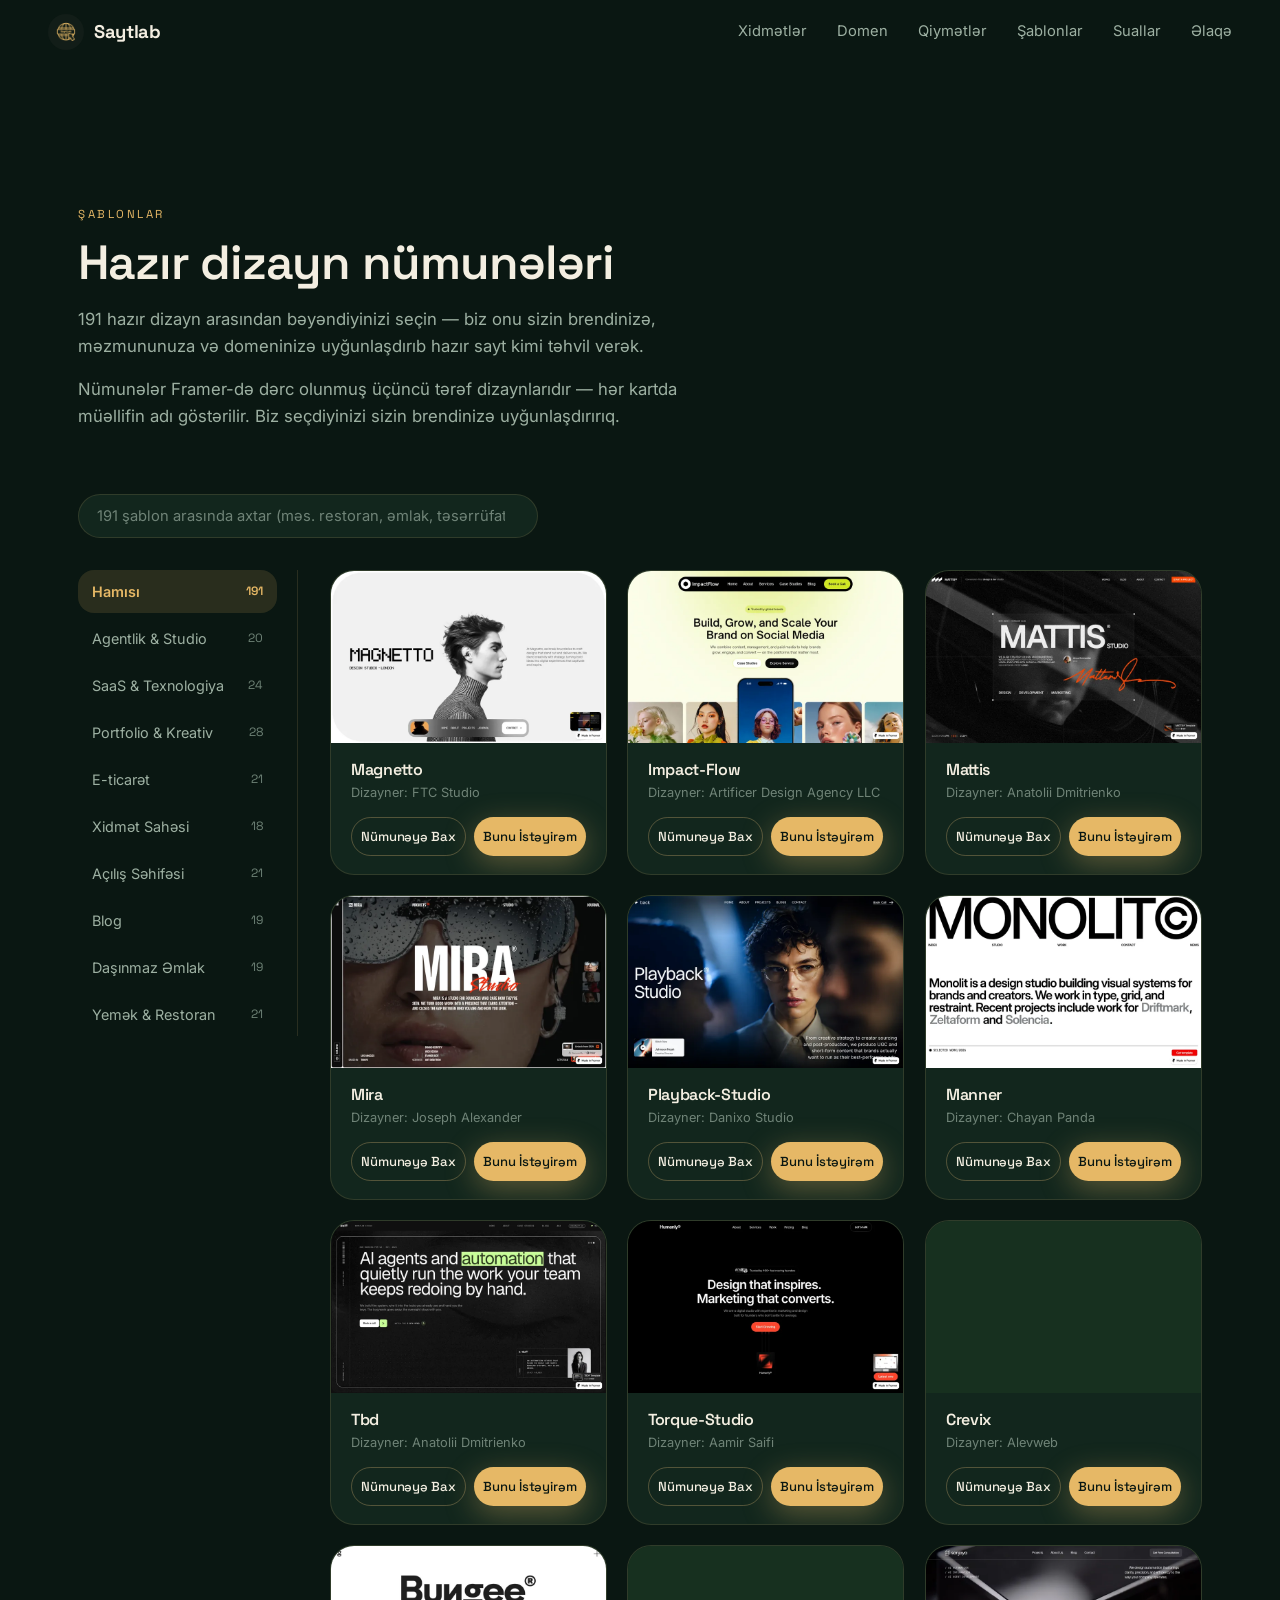
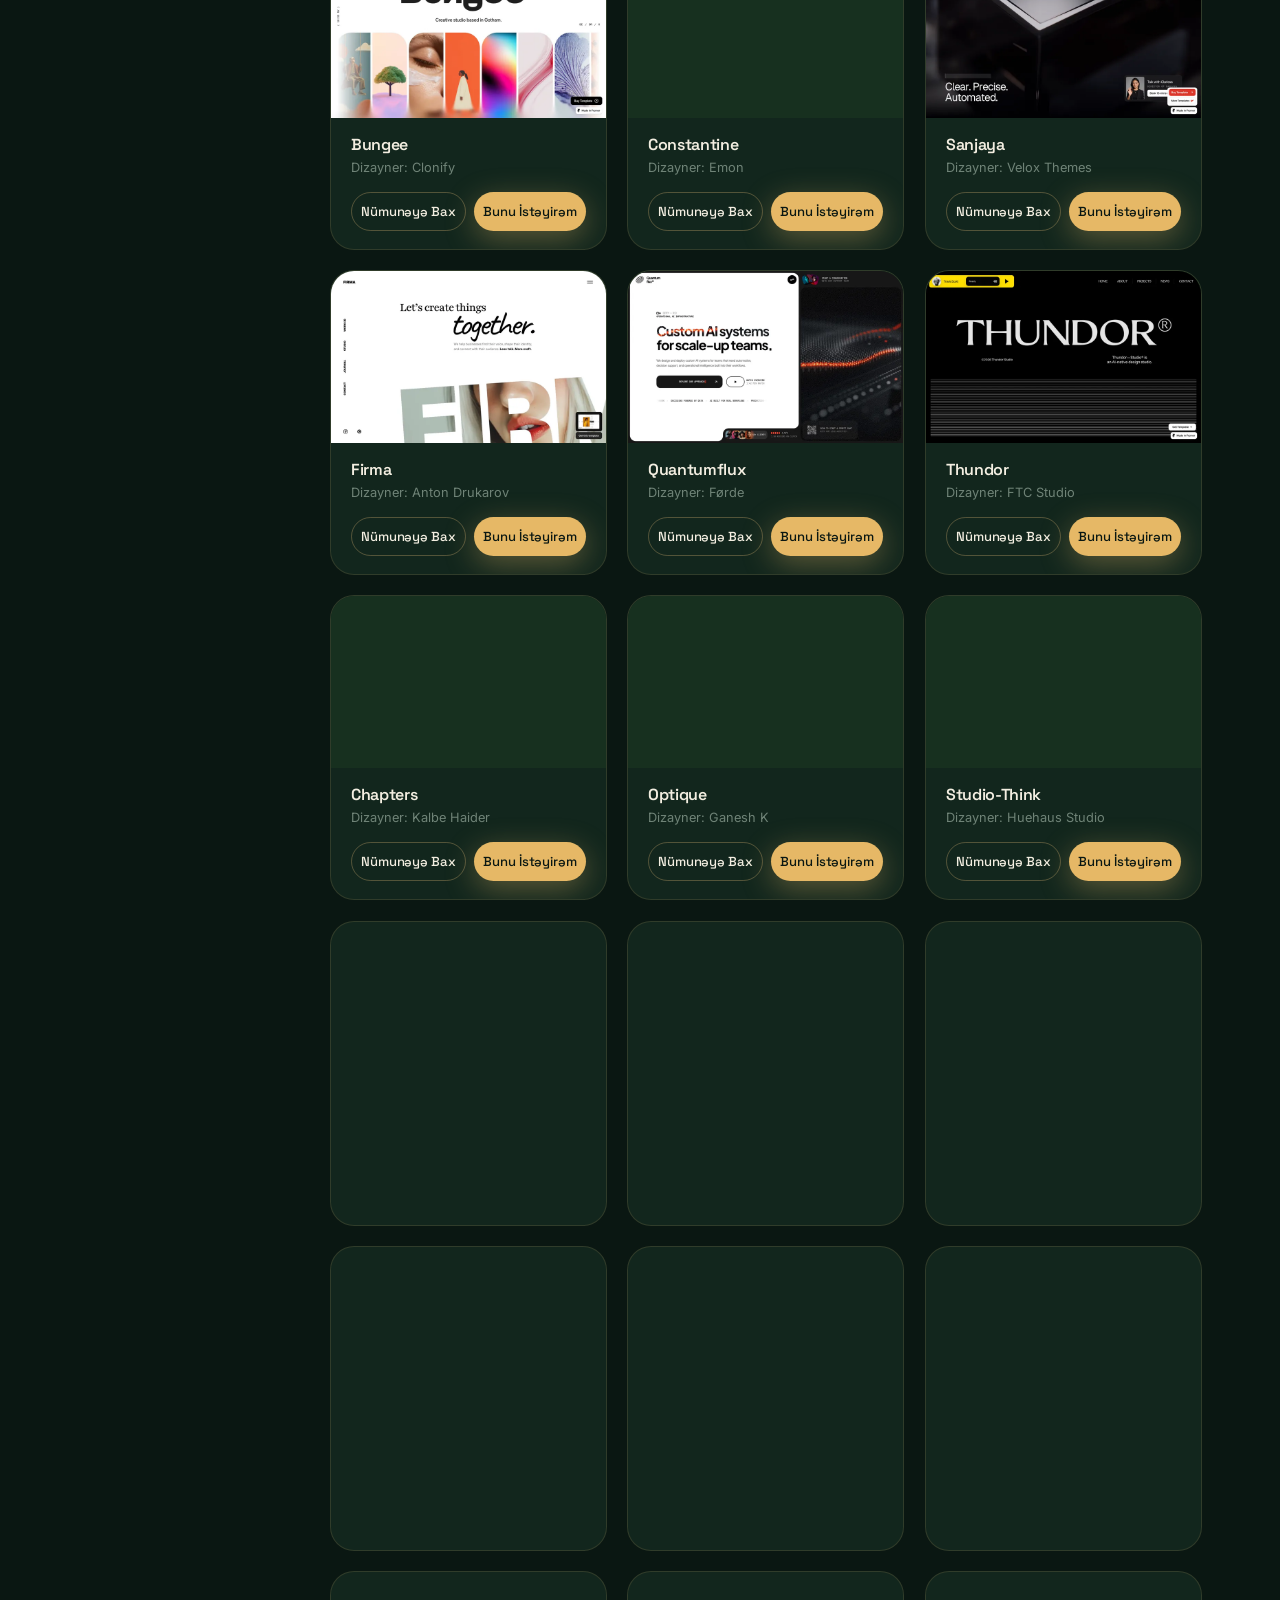
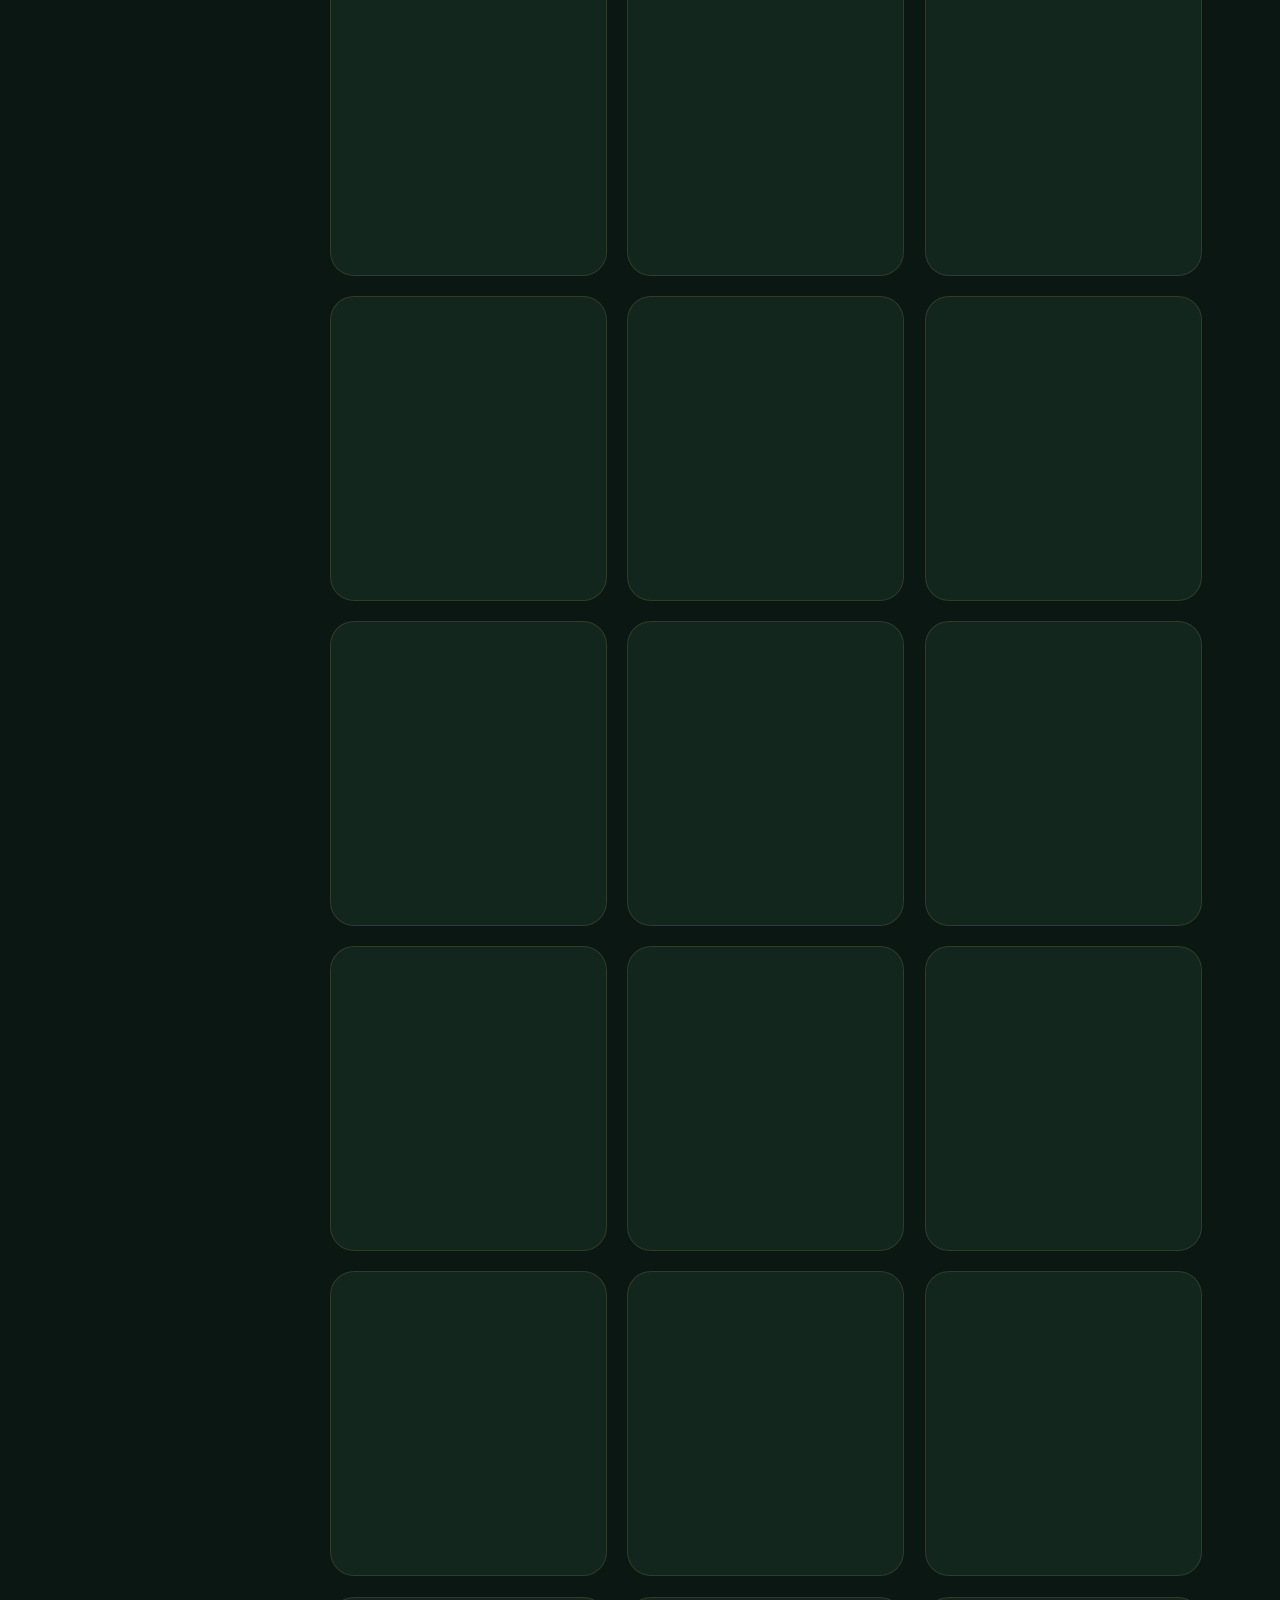
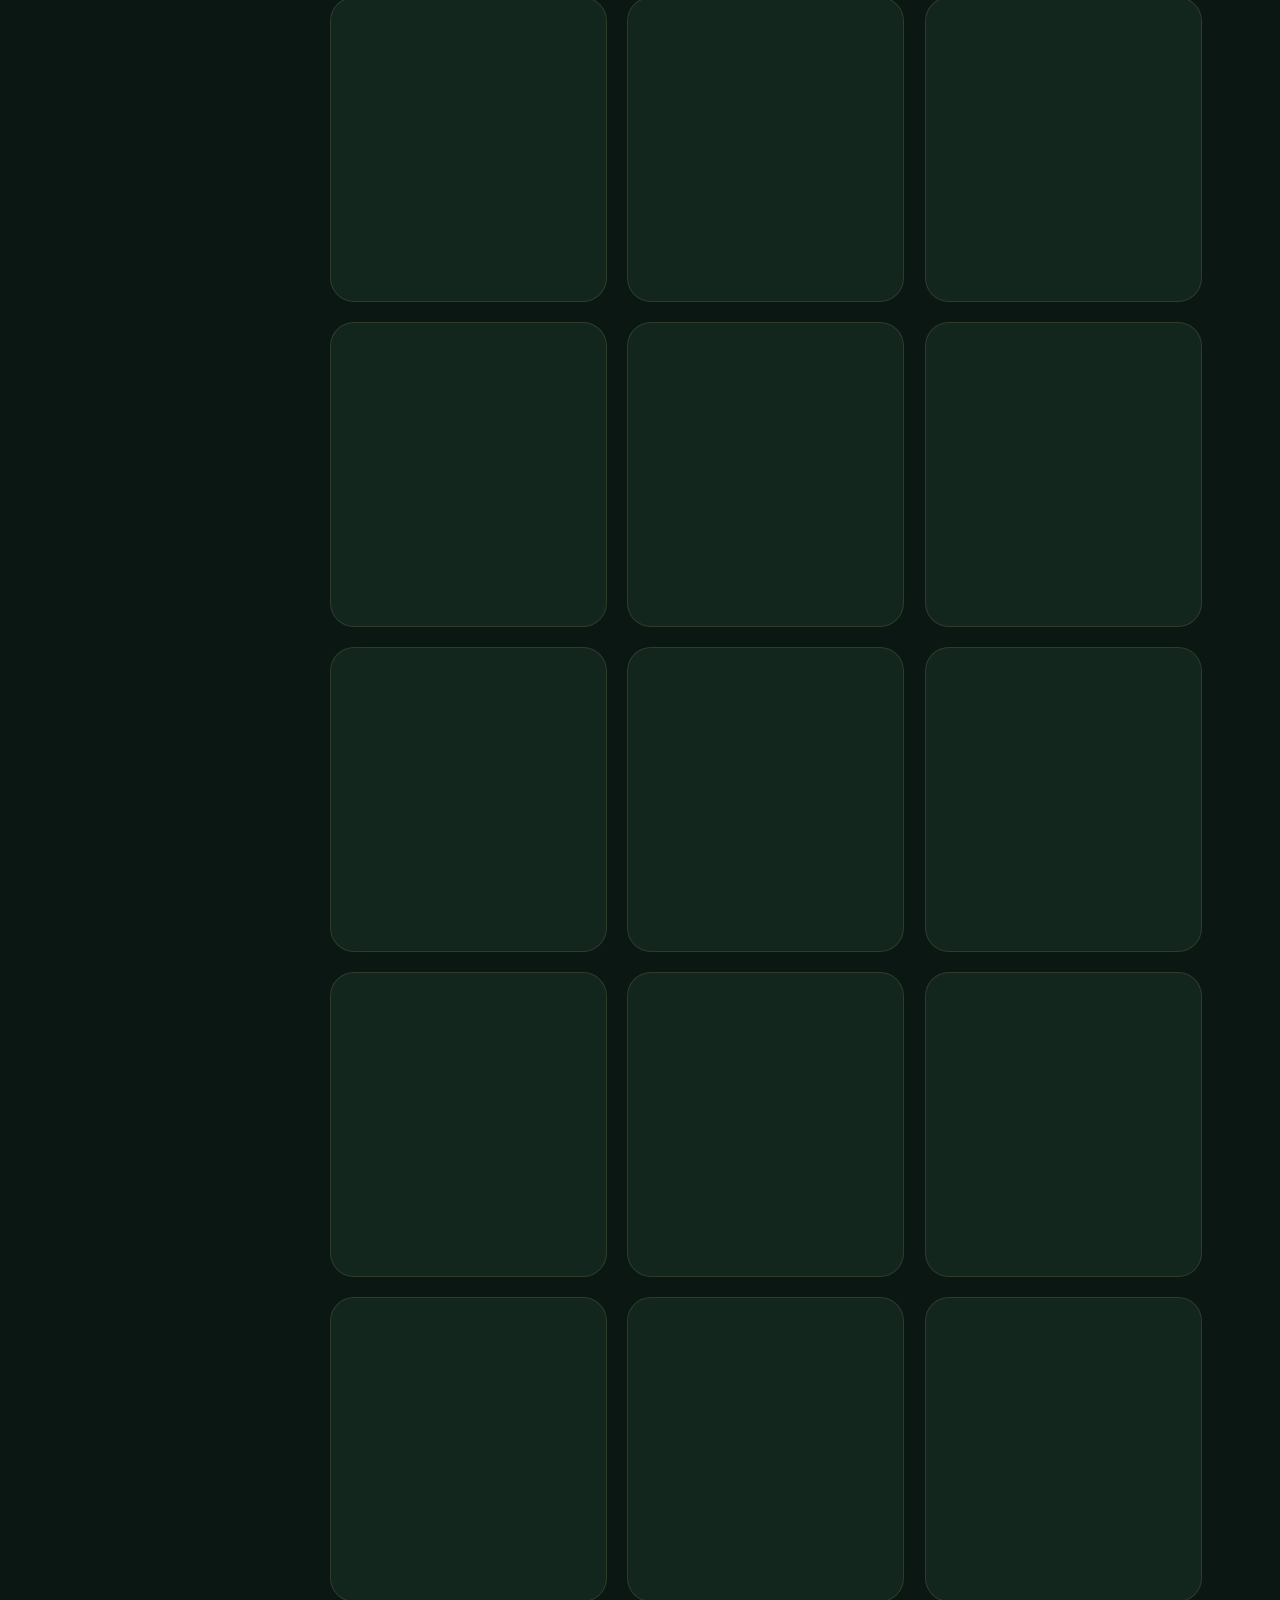
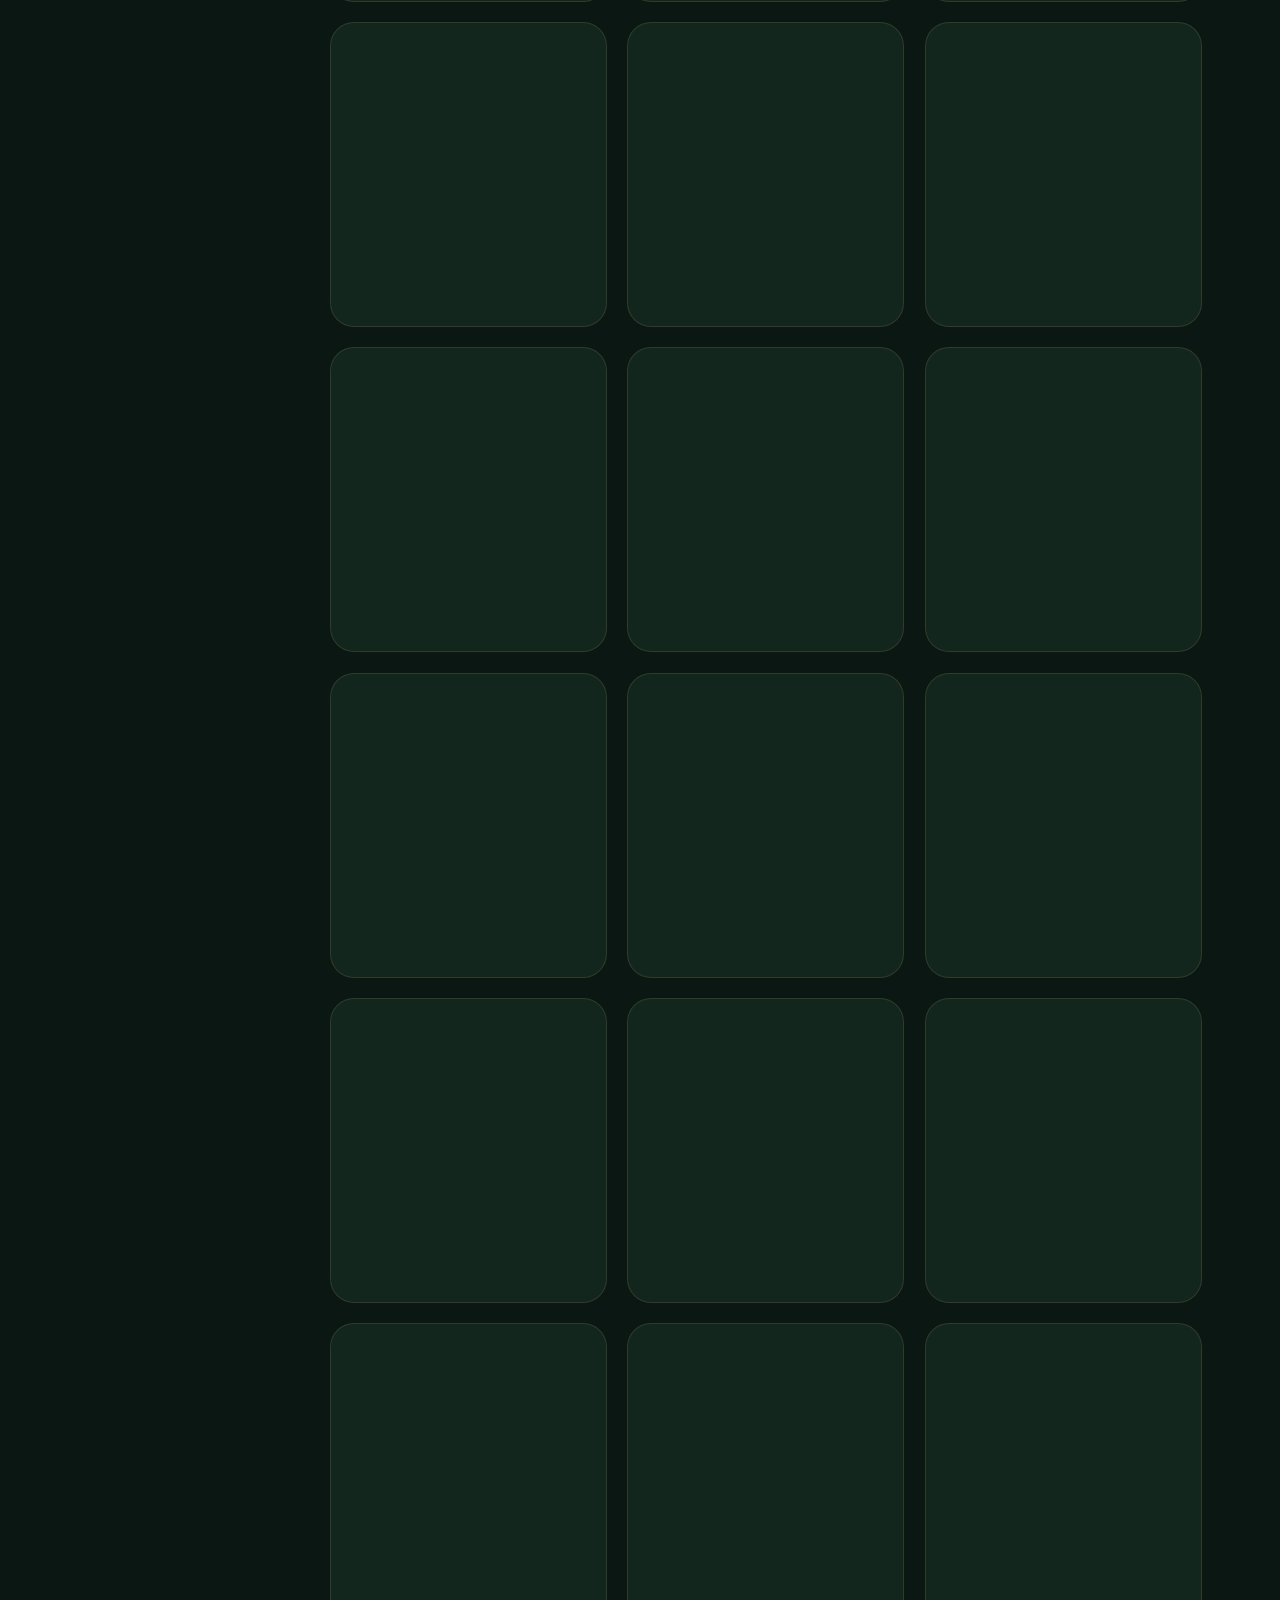
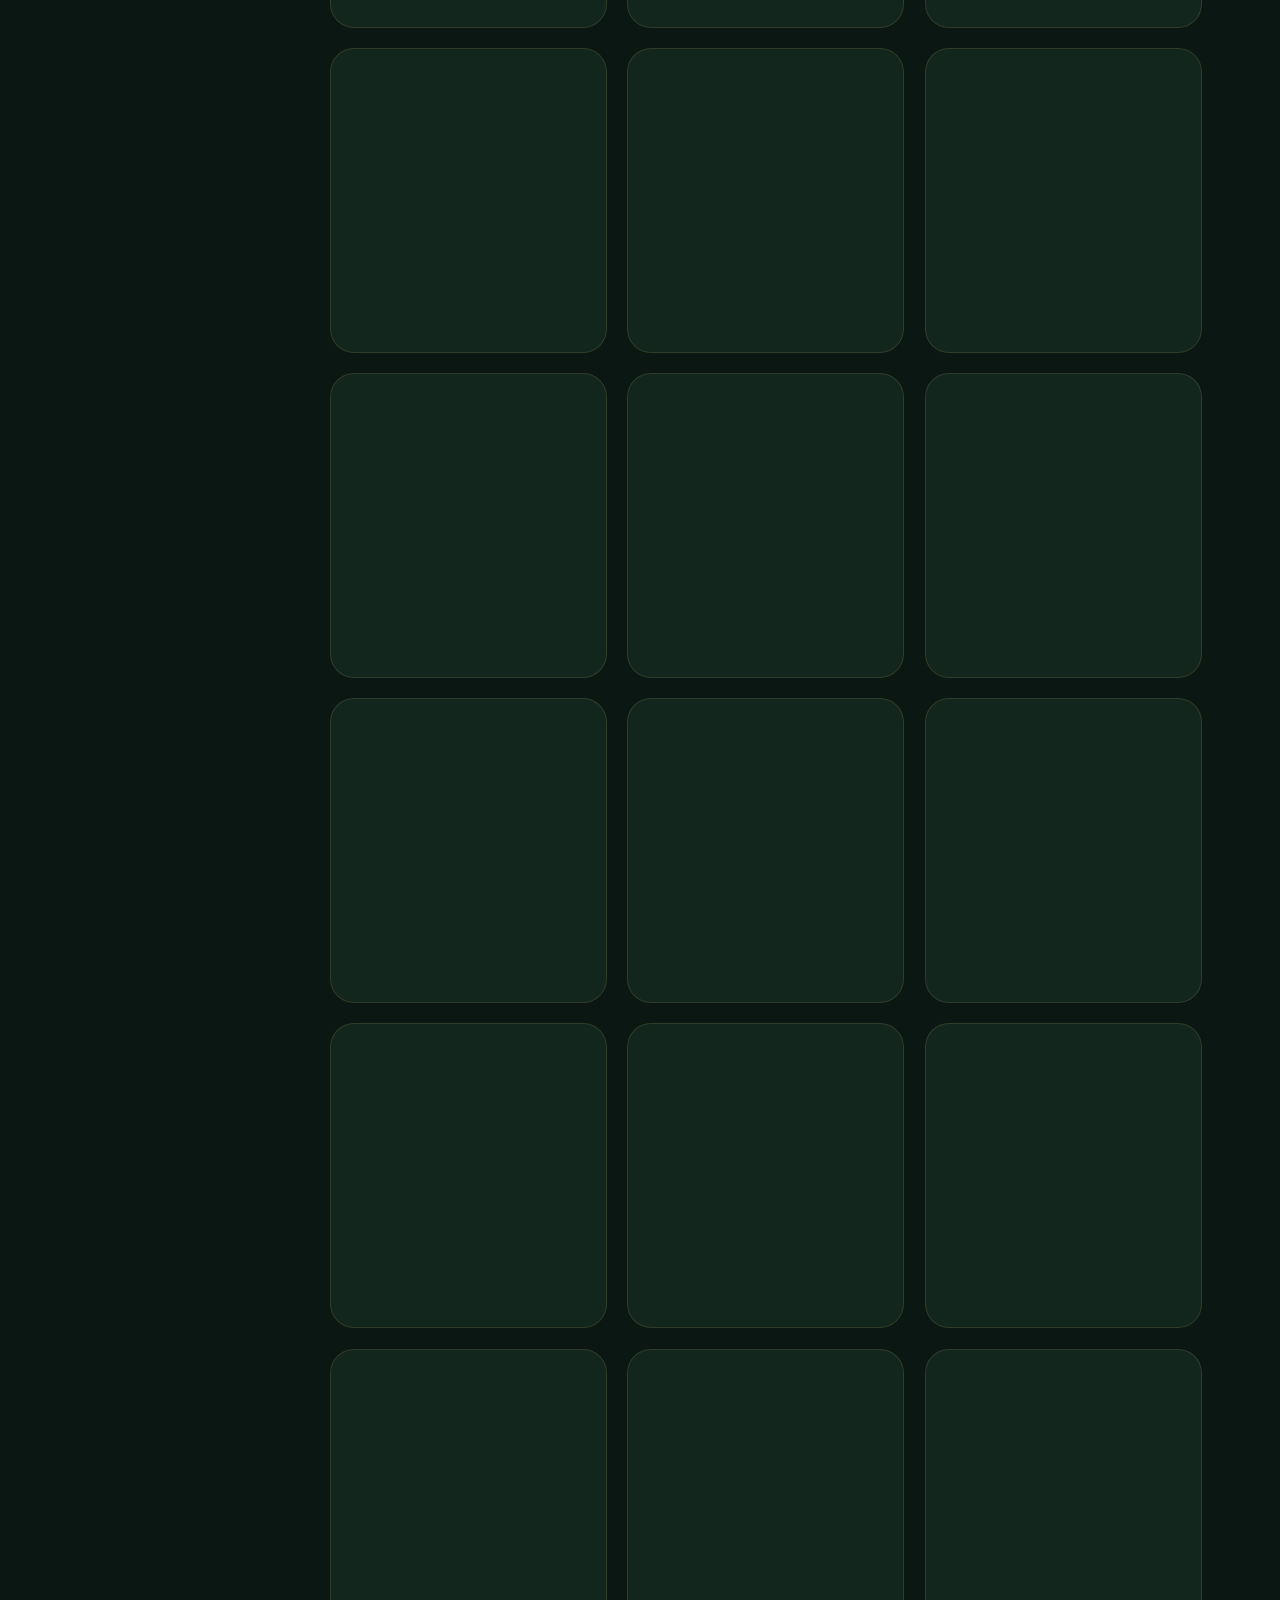
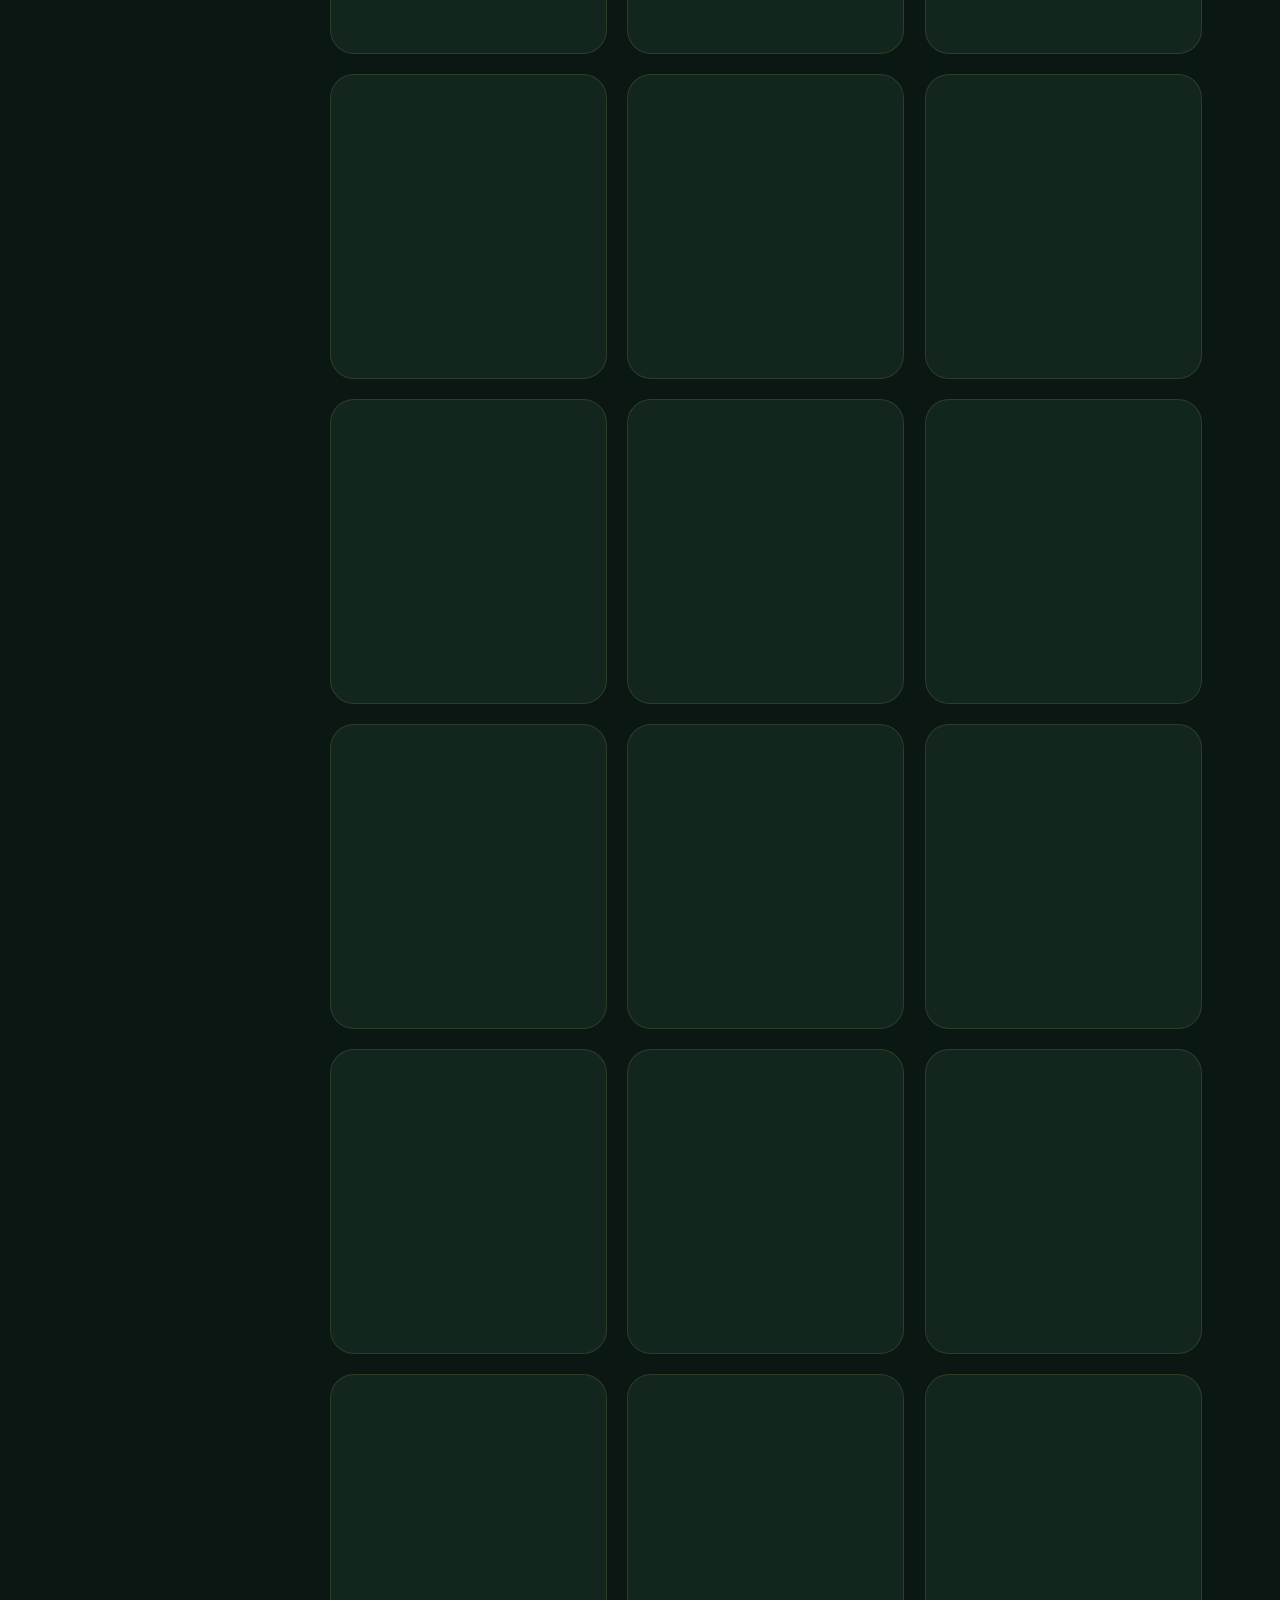
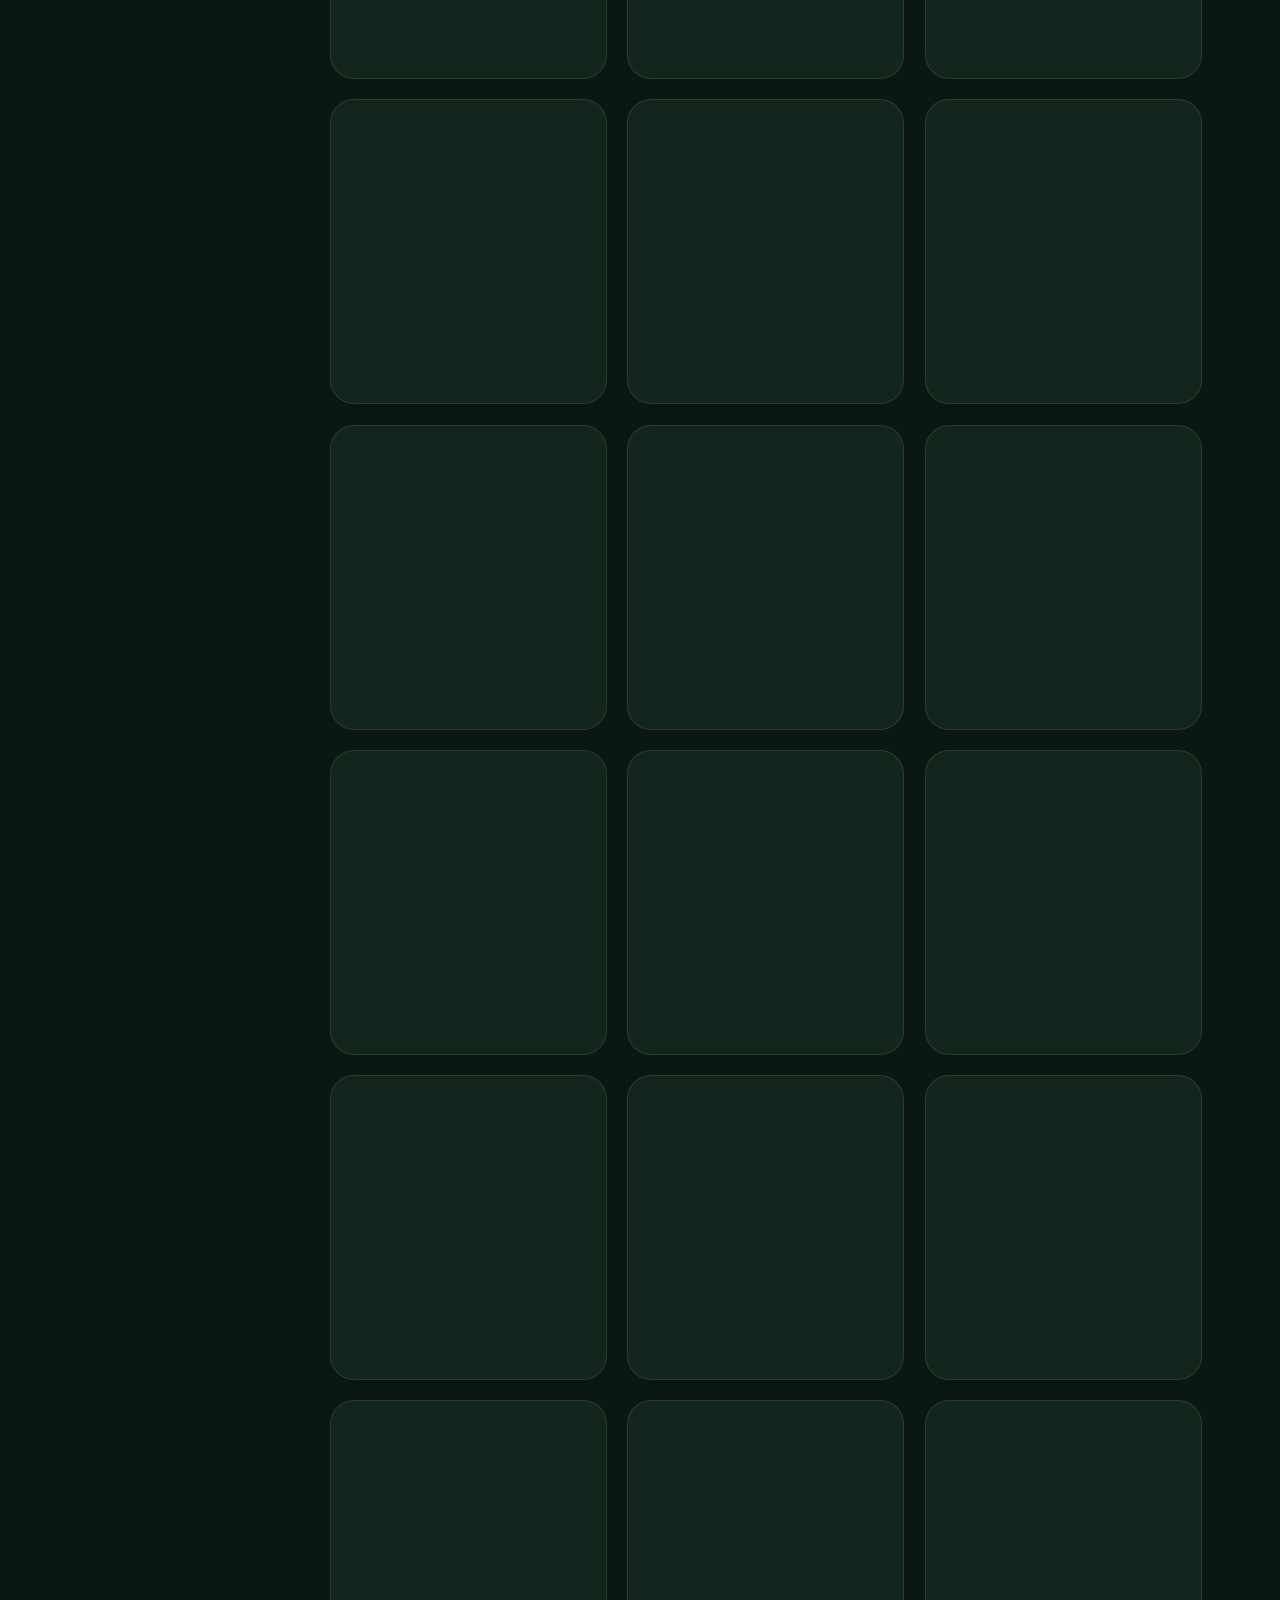
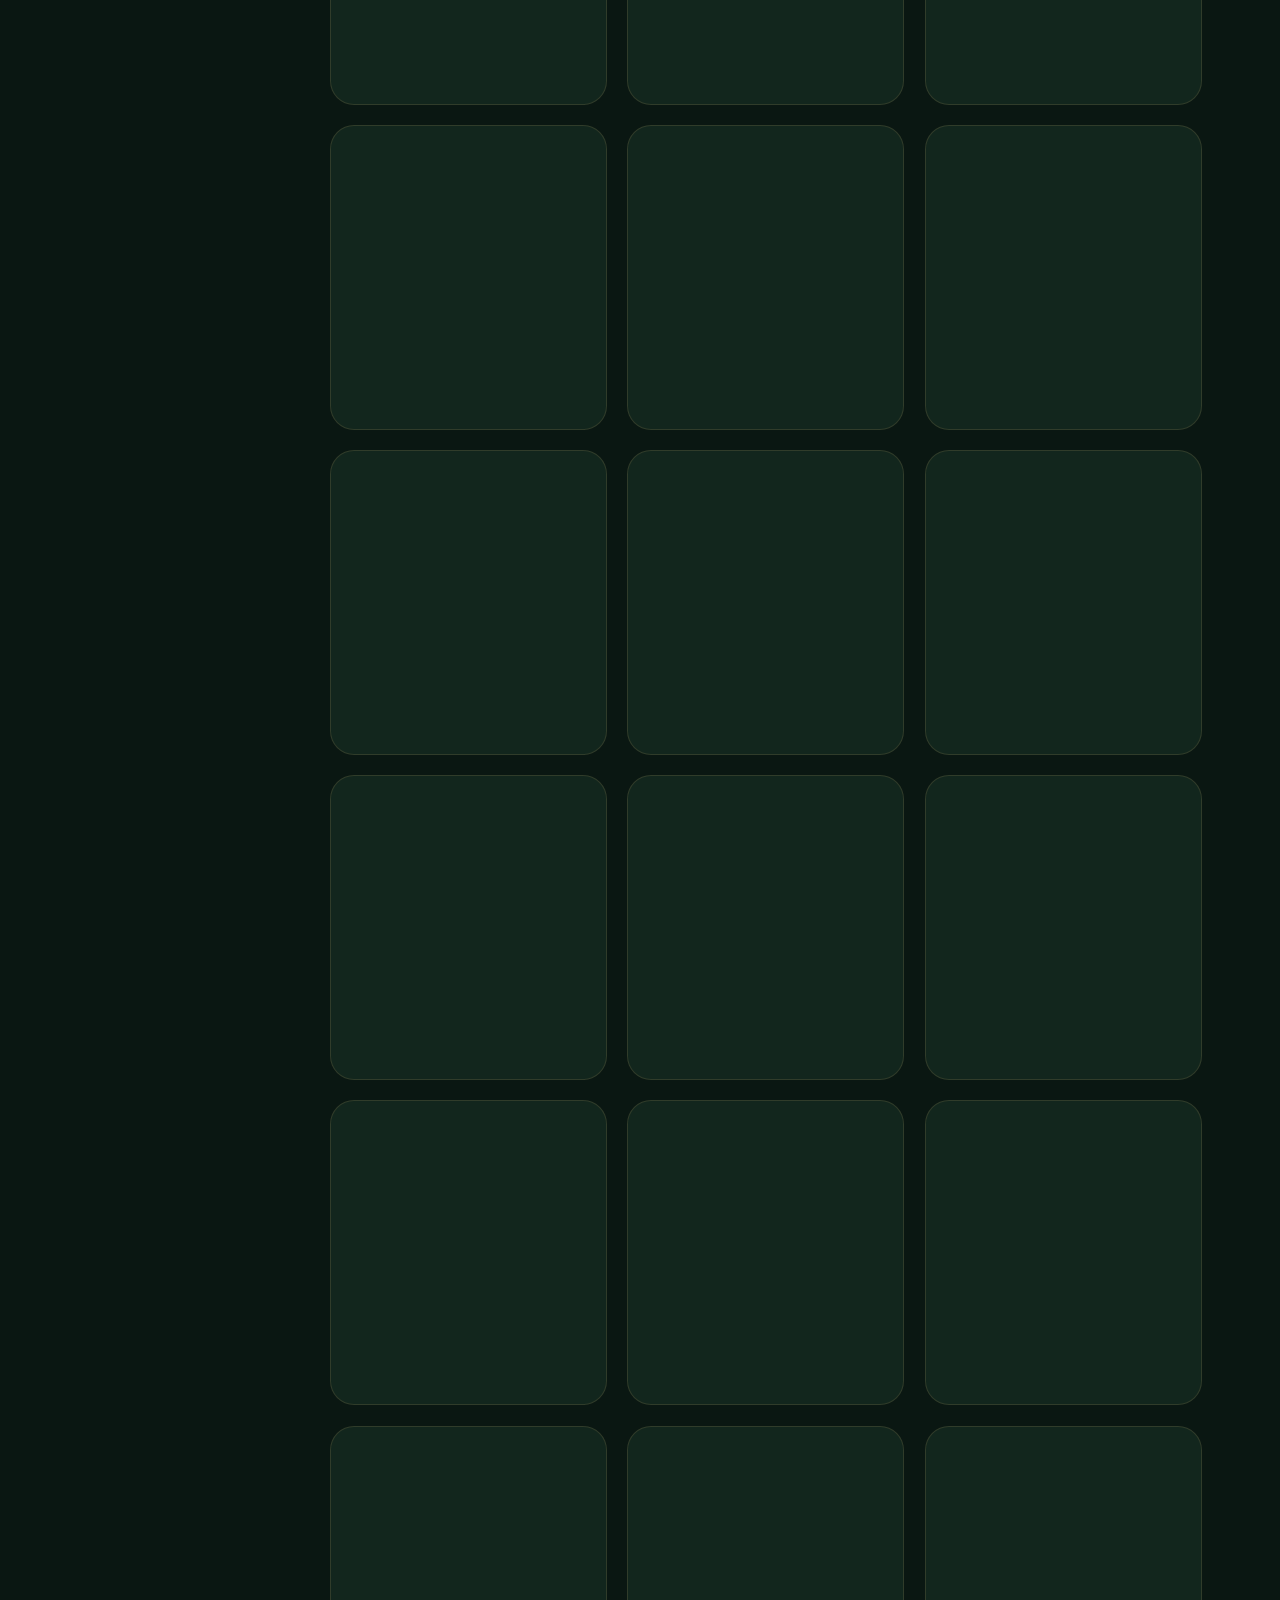
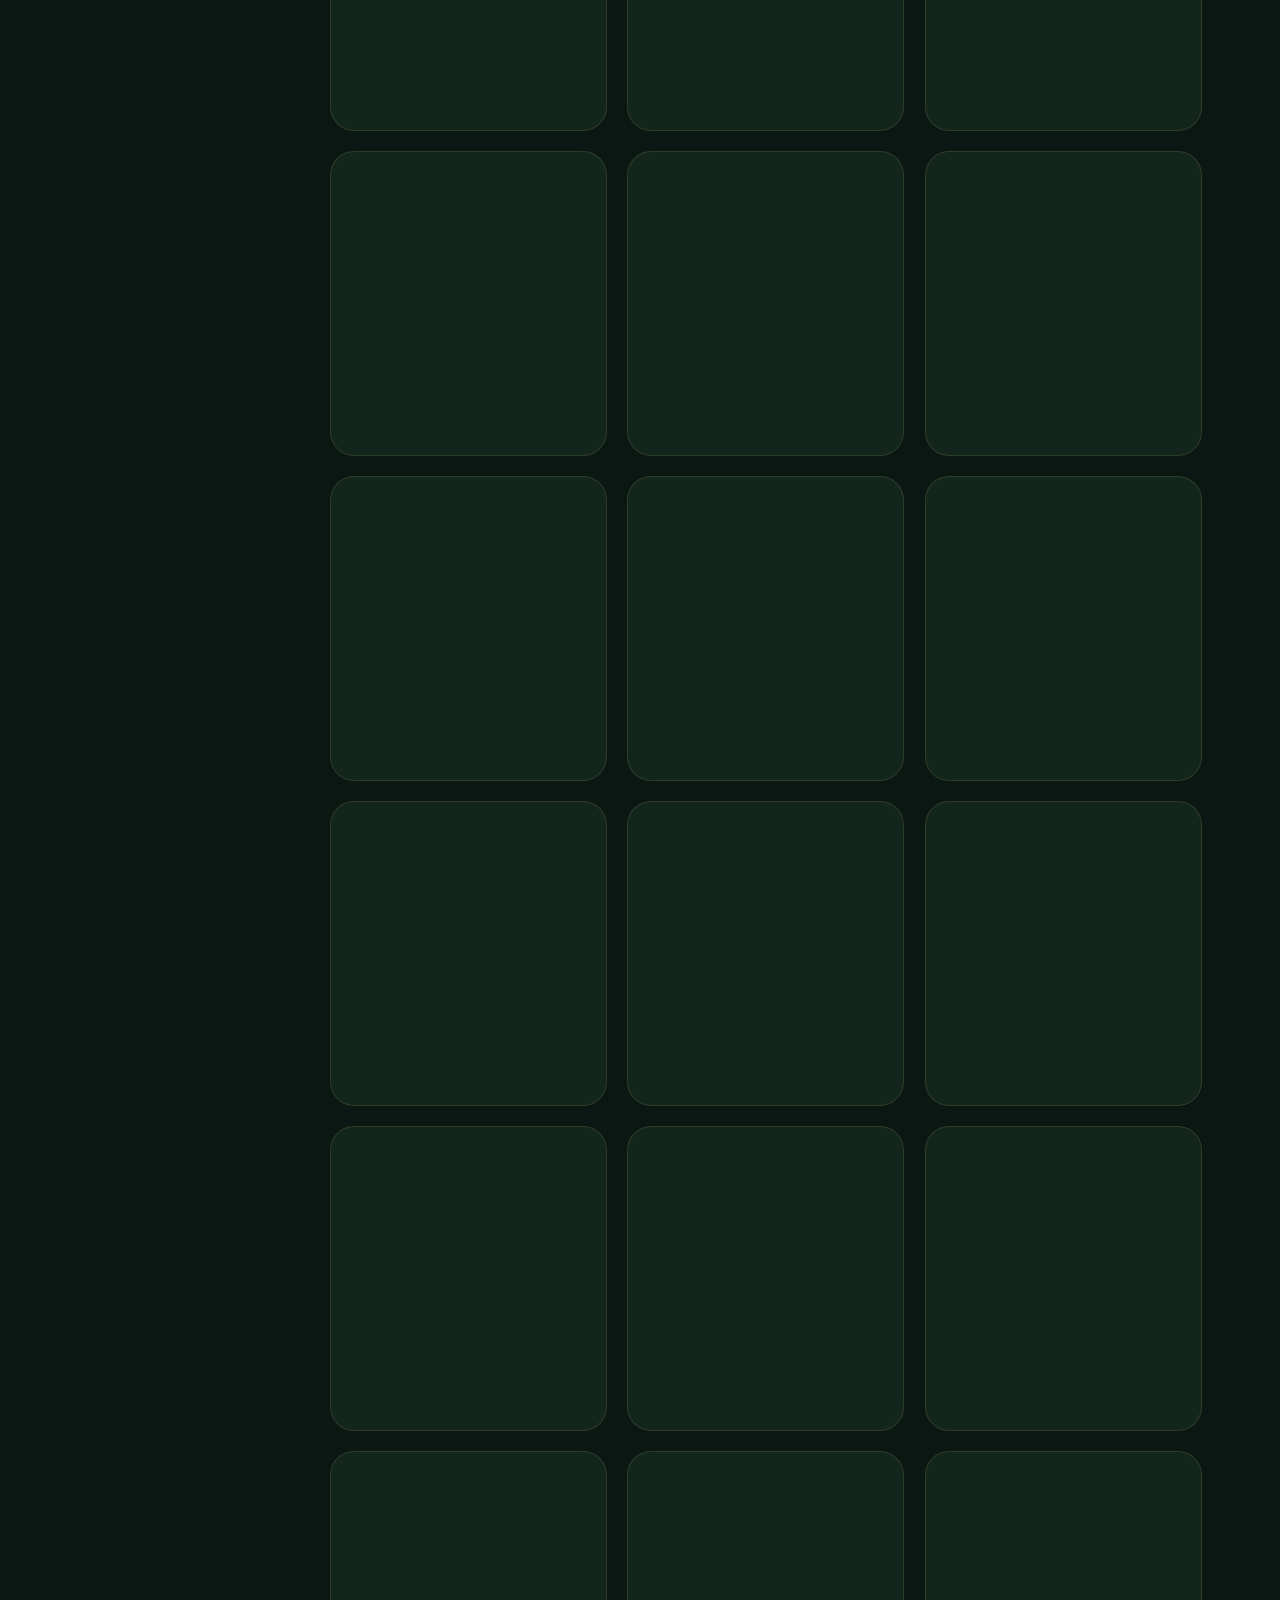
<file: templates.html>
<!DOCTYPE html>
<html lang="az">
<head>
<meta charset="UTF-8" />
<meta name="viewport" content="width=device-width, initial-scale=1.0" />
<!-- Səhifə keçidi: yumşaq fade-in + naviqasiyada fade-out. SİNXRON (defer YOX) — .js-reveal FOUC-suz. -->
<script src="legal.js"></script>
<title>Şablonlar — Saytlab</title>
<meta name="description" content="Saytlab şablon vitrini — agentlik, SaaS, portfolio, e-ticarət, xidmət, blog, daşınmaz əmlak və restoran üzrə 191 hazır dizayn nümunəsi. Bəyəndiyinizi seçin, biz brendinizə uyğunlaşdıraq." />

<!-- ---------- Paylaşım kartı (Open Graph / Twitter) + canonical ----------
     WhatsApp / Facebook / Instagram DM-də link paylaşılanda başlıq, təsvir və
     şəkil görünsün deyə. Şəkil: og-cover.png (1200×630).
     canonical `cleanUrls: true` səbəbindən .html-siz formadadır. -->
<link rel="canonical" href="https://www.saytlab.com/templates" />
<meta name="theme-color" content="#0a1712" />
<meta property="og:type" content="website" />
<meta property="og:site_name" content="Saytlab" />
<meta property="og:locale" content="az_AZ" />
<meta property="og:title" content="191 hazır dizayn nümunəsi — Saytlab" />
<meta property="og:description" content="Agentlik, SaaS, portfolio, e-ticarət, xidmət, blog, daşınmaz əmlak və restoran üzrə 191 hazır dizayn. Bəyəndiyinizi seçin, biz brendinizə uyğunlaşdıraq." />
<meta property="og:url" content="https://www.saytlab.com/templates" />
<meta property="og:image" content="https://www.saytlab.com/og-cover.png" />
<meta property="og:image:width" content="1200" />
<meta property="og:image:height" content="630" />
<meta property="og:image:alt" content="Saytlab — Veb-sayt, Domen və Özəl E-poçt" />
<meta name="twitter:card" content="summary_large_image" />
<meta name="twitter:title" content="191 hazır dizayn nümunəsi — Saytlab" />
<meta name="twitter:description" content="Agentlik, SaaS, portfolio, e-ticarət, xidmət, blog, daşınmaz əmlak və restoran üzrə 191 hazır dizayn. Bəyəndiyinizi seçin, biz brendinizə uyğunlaşdıraq." />
<meta name="twitter:image" content="https://www.saytlab.com/og-cover.png" />

<!-- Favicon / tab ikonası — dairəvi logo -->
<link rel="icon" type="image/png" href="logo-saytlab-round.png" />
<link rel="apple-touch-icon" href="logo-saytlab-round.png" />

<!-- Tipoqrafiya: Space Grotesk (başlıq) + Inter (mətn) — index.html ilə eyni -->
<link rel="preconnect" href="https://fonts.googleapis.com">
<link rel="preconnect" href="https://fonts.gstatic.com" crossorigin>
<link rel="preload" as="style" href="https://fonts.googleapis.com/css2?family=Space+Grotesk:wght@400;500;600;700&family=Inter:wght@300;400;500;600&display=swap">
<link id="fontCss" rel="stylesheet" href="https://fonts.googleapis.com/css2?family=Space+Grotesk:wght@400;500;600;700&family=Inter:wght@300;400;500;600&display=swap" media="print">
<noscript><link rel="stylesheet" href="https://fonts.googleapis.com/css2?family=Space+Grotesk:wght@400;500;600;700&family=Inter:wght@300;400;500;600&display=swap"></noscript>

<link rel="stylesheet" href="style.css" />

<!-- Meta Pixel Code — inline snippet meta-pixel.js-ə köçürülüb (CSP: script-src 'unsafe-inline' yox). -->
<script src="meta-pixel.js" defer></script>
<noscript><img height="1" width="1" class="fb-noscript-pixel" alt=""
src="https://www.facebook.com/tr?id=4331233943803470&ev=PageView&noscript=1"
/></noscript>
<!-- End Meta Pixel Code -->
</head>
<body>
<a class="skip-link" href="#main">Məzmuna keç</a>

<!-- ================= HEADER (sadələşdirilmiş — terms.html / privacy.html ilə eyni) ================= -->
<header class="site-header" id="top">
  <div class="container header-inner">
    <a href="/" class="logo" aria-label="Saytlab ana səhifə">
      <img class="logo-img" src="logo-saytlab-round.png" alt="Saytlab" width="40" height="40" />
      <span>Saytlab</span>
    </a>
    <nav class="main-nav" aria-label="Naviqasiya">
      <a href="/#services">Xidmətlər</a>
      <a href="/#domain">Domen</a>
      <a href="/#pricing">Qiymətlər</a>
      <a href="/templates" aria-current="page">Şablonlar</a>
      <a href="/#faq">Suallar</a>
      <a href="/#contact">Əlaqə</a>
    </nav>
    <button class="menu-toggle" id="menuToggle" aria-label="Menyunu aç" aria-expanded="false">
      <span></span><span></span>
    </button>
    <button class="header-close" id="headerClose" type="button" aria-label="Başlığı bağla" title="Başlığı bağla">
      <svg width="14" height="14" viewBox="0 0 14 14" aria-hidden="true" focusable="false">
        <path d="M1 1l12 12M13 1L1 13" stroke="currentColor" stroke-width="1.6" stroke-linecap="round" fill="none"/>
      </svg>
    </button>
  </div>
</header>

<!-- ================= MOBİL MENYU (tam ekran overlay) =================
     index.html ilə eyni struktur/siniflər. Mobil-də (<=960px) .main-nav gizlənir,
     bu overlay olmasa telefonda naviqasiya ümumiyyətlə açıla bilmirdi. -->
<div class="mobile-overlay" id="mobileOverlay" aria-hidden="true" data-lenis-prevent>
  <nav class="mobile-nav">
    <a href="/#services">Xidmətlər</a>
    <a href="/#domain">Domen</a>
    <a href="/#pricing">Qiymətlər</a>
    <a href="/templates" aria-current="page">Şablonlar</a>
    <a href="/#faq">Suallar</a>
    <a href="/#contact">Əlaqə</a>
  </nav>
</div>

<main id="main" tabindex="-1">
  <section class="section templates-showcase">
    <div class="container">
      <header class="section-head reveal" data-dir="up">
        <p class="kicker">Şablonlar</p>
        <h1>Hazır dizayn nümunələri</h1>
        <p class="section-lead">191 hazır dizayn arasından bəyəndiyinizi seçin — biz onu sizin brendinizə, məzmununuza və domeninizə uyğunlaşdırıb hazır sayt kimi təhvil verək.</p>
        <p class="section-lead">Nümunələr Framer-də dərc olunmuş üçüncü tərəf dizaynlarıdır — hər kartda müəllifin adı göstərilir. Biz seçdiyinizi sizin brendinizə uyğunlaşdırırıq.</p>
      </header>

      <div class="template-search reveal" data-dir="up">
        <input type="search" id="templateSearch" placeholder="191 şablon arasında axtar (məs. restoran, əmlak, təsərrüfat)…" aria-label="Şablon axtar" autocomplete="off" />
      </div>

      <div class="template-layout">
        <aside class="template-sidebar" aria-label="Kateqoriyalar">
          <button class="template-filter-btn is-active" type="button" data-filter="all">
            Hamısı <span class="template-filter-count">191</span>
          </button>
          <button class="template-filter-btn" type="button" data-filter="Agentlik &amp; Studio">
            Agentlik &amp; Studio <span class="template-filter-count">20</span>
          </button>
          <button class="template-filter-btn" type="button" data-filter="SaaS &amp; Texnologiya">
            SaaS &amp; Texnologiya <span class="template-filter-count">24</span>
          </button>
          <button class="template-filter-btn" type="button" data-filter="Portfolio &amp; Kreativ">
            Portfolio &amp; Kreativ <span class="template-filter-count">28</span>
          </button>
          <button class="template-filter-btn" type="button" data-filter="E-ticarət">
            E-ticarət <span class="template-filter-count">21</span>
          </button>
          <button class="template-filter-btn" type="button" data-filter="Xidmət Sahəsi">
            Xidmət Sahəsi <span class="template-filter-count">18</span>
          </button>
          <button class="template-filter-btn" type="button" data-filter="Açılış Səhifəsi">
            Açılış Səhifəsi <span class="template-filter-count">21</span>
          </button>
          <button class="template-filter-btn" type="button" data-filter="Blog">
            Blog <span class="template-filter-count">19</span>
          </button>
          <button class="template-filter-btn" type="button" data-filter="Daşınmaz Əmlak">
            Daşınmaz Əmlak <span class="template-filter-count">19</span>
          </button>
          <button class="template-filter-btn" type="button" data-filter="Yemək &amp; Restoran">
            Yemək &amp; Restoran <span class="template-filter-count">21</span>
          </button>
        </aside>

        <div class="template-main">
          <p class="template-no-results">Uyğun şablon tapılmadı — başqa söz yazın və ya başqa kateqoriya seçin.</p>
          <div class="template-grid" id="templateGrid">
            <article class="template-card" data-name="magnetto" data-category="Agentlik &amp; Studio" data-keywords="FTC Studio Agentlik &amp; Studio agentlik agency studiya dizayn studiyası marketinq reklam brendinq kreativ dizayn studiyası brendinq moda vizual kimlik pulsuz">
              <a class="template-preview" href="https://magnetto.framer.website/" target="_blank" rel="noopener noreferrer" aria-label="magnetto şablonunun canlı nümunəsinə bax (yeni tabda açılır)">
                <img data-src="templates/magnetto.webp" alt="magnetto şablonunun önizləmə görüntüsü" width="800" height="500" loading="lazy" decoding="async" />
                <span class="template-preview-overlay">Canlı Nümunəyə Bax</span>
              </a>
              <div class="template-info">
                <h4>magnetto</h4>
                <p class="template-designer">Dizayner: FTC Studio</p>
                <div class="template-actions">
                  <a href="https://magnetto.framer.website/" target="_blank" rel="noopener noreferrer" class="btn btn-outline btn-sm">Nümunəyə Bax</a>
                  <a href="https://wa.me/994103136941?text=Salam%21%20Saytlab%20sayt%C4%B1nda%20%C2%ABmagnetto%C2%BB%20%C5%9Fablonunu%20b%C9%99y%C9%99ndim%20%E2%80%94%20onu%20%C3%B6z%20brendim%C9%99%20uy%C4%9Funla%C5%9Fd%C4%B1rmaq%20ist%C9%99yir%C9%99m." target="_blank" rel="noopener noreferrer" class="btn btn-solid btn-sm">Bunu İstəyirəm</a>
                </div>
              </div>
            </article>
            <article class="template-card" data-name="impact-flow" data-category="Agentlik &amp; Studio" data-keywords="Artificer Design Agency LLC Agentlik &amp; Studio agentlik agency studiya dizayn studiyası marketinq reklam brendinq kreativ sosial media smm influencer kontent marketinq brend böyütmə">
              <a class="template-preview" href="https://impactfloww.framer.website/" target="_blank" rel="noopener noreferrer" aria-label="impact-flow şablonunun canlı nümunəsinə bax (yeni tabda açılır)">
                <img data-src="templates/impact-flow.webp" alt="impact-flow şablonunun önizləmə görüntüsü" width="800" height="500" loading="lazy" decoding="async" />
                <span class="template-preview-overlay">Canlı Nümunəyə Bax</span>
              </a>
              <div class="template-info">
                <h4>impact-flow</h4>
                <p class="template-designer">Dizayner: Artificer Design Agency LLC</p>
                <div class="template-actions">
                  <a href="https://impactfloww.framer.website/" target="_blank" rel="noopener noreferrer" class="btn btn-outline btn-sm">Nümunəyə Bax</a>
                  <a href="https://wa.me/994103136941?text=Salam%21%20Saytlab%20sayt%C4%B1nda%20%C2%ABimpact-flow%C2%BB%20%C5%9Fablonunu%20b%C9%99y%C9%99ndim%20%E2%80%94%20onu%20%C3%B6z%20brendim%C9%99%20uy%C4%9Funla%C5%9Fd%C4%B1rmaq%20ist%C9%99yir%C9%99m." target="_blank" rel="noopener noreferrer" class="btn btn-solid btn-sm">Bunu İstəyirəm</a>
                </div>
              </div>
            </article>
            <article class="template-card" data-name="mattis" data-category="Agentlik &amp; Studio" data-keywords="Anatolii Dmitrienko Agentlik &amp; Studio agentlik agency studiya dizayn studiyası marketinq reklam brendinq kreativ vizual studiya brendinq kreativ direktor">
              <a class="template-preview" href="https://mattis.framer.website/" target="_blank" rel="noopener noreferrer" aria-label="mattis şablonunun canlı nümunəsinə bax (yeni tabda açılır)">
                <img data-src="templates/mattis.webp" alt="mattis şablonunun önizləmə görüntüsü" width="800" height="500" loading="lazy" decoding="async" />
                <span class="template-preview-overlay">Canlı Nümunəyə Bax</span>
              </a>
              <div class="template-info">
                <h4>mattis</h4>
                <p class="template-designer">Dizayner: Anatolii Dmitrienko</p>
                <div class="template-actions">
                  <a href="https://mattis.framer.website/" target="_blank" rel="noopener noreferrer" class="btn btn-outline btn-sm">Nümunəyə Bax</a>
                  <a href="https://wa.me/994103136941?text=Salam%21%20Saytlab%20sayt%C4%B1nda%20%C2%ABmattis%C2%BB%20%C5%9Fablonunu%20b%C9%99y%C9%99ndim%20%E2%80%94%20onu%20%C3%B6z%20brendim%C9%99%20uy%C4%9Funla%C5%9Fd%C4%B1rmaq%20ist%C9%99yir%C9%99m." target="_blank" rel="noopener noreferrer" class="btn btn-solid btn-sm">Bunu İstəyirəm</a>
                </div>
              </div>
            </article>
            <article class="template-card" data-name="mira" data-category="Agentlik &amp; Studio" data-keywords="Joseph Alexander Agentlik &amp; Studio agentlik agency studiya dizayn studiyası marketinq reklam brendinq kreativ vizual kimlik brendinq kreativ studiya">
              <a class="template-preview" href="https://mirastudio.framer.website/" target="_blank" rel="noopener noreferrer" aria-label="mira şablonunun canlı nümunəsinə bax (yeni tabda açılır)">
                <img data-src="templates/mira.webp" alt="mira şablonunun önizləmə görüntüsü" width="800" height="500" loading="lazy" decoding="async" />
                <span class="template-preview-overlay">Canlı Nümunəyə Bax</span>
              </a>
              <div class="template-info">
                <h4>mira</h4>
                <p class="template-designer">Dizayner: Joseph Alexander</p>
                <div class="template-actions">
                  <a href="https://mirastudio.framer.website/" target="_blank" rel="noopener noreferrer" class="btn btn-outline btn-sm">Nümunəyə Bax</a>
                  <a href="https://wa.me/994103136941?text=Salam%21%20Saytlab%20sayt%C4%B1nda%20%C2%ABmira%C2%BB%20%C5%9Fablonunu%20b%C9%99y%C9%99ndim%20%E2%80%94%20onu%20%C3%B6z%20brendim%C9%99%20uy%C4%9Funla%C5%9Fd%C4%B1rmaq%20ist%C9%99yir%C9%99m." target="_blank" rel="noopener noreferrer" class="btn btn-solid btn-sm">Bunu İstəyirəm</a>
                </div>
              </div>
            </article>
            <article class="template-card" data-name="playback-studio" data-category="Agentlik &amp; Studio" data-keywords="Danixo Studio Agentlik &amp; Studio agentlik agency studiya dizayn studiyası marketinq reklam brendinq kreativ video prodakşn kino çəkiliş montaj media studiya">
              <a class="template-preview" href="https://playbackstudio.framer.website/" target="_blank" rel="noopener noreferrer" aria-label="playback-studio şablonunun canlı nümunəsinə bax (yeni tabda açılır)">
                <img data-src="templates/playback-studio.webp" alt="playback-studio şablonunun önizləmə görüntüsü" width="800" height="500" loading="lazy" decoding="async" />
                <span class="template-preview-overlay">Canlı Nümunəyə Bax</span>
              </a>
              <div class="template-info">
                <h4>playback-studio</h4>
                <p class="template-designer">Dizayner: Danixo Studio</p>
                <div class="template-actions">
                  <a href="https://playbackstudio.framer.website/" target="_blank" rel="noopener noreferrer" class="btn btn-outline btn-sm">Nümunəyə Bax</a>
                  <a href="https://wa.me/994103136941?text=Salam%21%20Saytlab%20sayt%C4%B1nda%20%C2%ABplayback-studio%C2%BB%20%C5%9Fablonunu%20b%C9%99y%C9%99ndim%20%E2%80%94%20onu%20%C3%B6z%20brendim%C9%99%20uy%C4%9Funla%C5%9Fd%C4%B1rmaq%20ist%C9%99yir%C9%99m." target="_blank" rel="noopener noreferrer" class="btn btn-solid btn-sm">Bunu İstəyirəm</a>
                </div>
              </div>
            </article>
            <article class="template-card" data-name="manner" data-category="Agentlik &amp; Studio" data-keywords="Chayan Panda Agentlik &amp; Studio agentlik agency studiya dizayn studiyası marketinq reklam brendinq kreativ dizayn sistemi vizual sistem brendinq tipoqrafiya">
              <a class="template-preview" href="https://manner.framer.website/" target="_blank" rel="noopener noreferrer" aria-label="manner şablonunun canlı nümunəsinə bax (yeni tabda açılır)">
                <img data-src="templates/manner.webp" alt="manner şablonunun önizləmə görüntüsü" width="800" height="500" loading="lazy" decoding="async" />
                <span class="template-preview-overlay">Canlı Nümunəyə Bax</span>
              </a>
              <div class="template-info">
                <h4>manner</h4>
                <p class="template-designer">Dizayner: Chayan Panda</p>
                <div class="template-actions">
                  <a href="https://manner.framer.website/" target="_blank" rel="noopener noreferrer" class="btn btn-outline btn-sm">Nümunəyə Bax</a>
                  <a href="https://wa.me/994103136941?text=Salam%21%20Saytlab%20sayt%C4%B1nda%20%C2%ABmanner%C2%BB%20%C5%9Fablonunu%20b%C9%99y%C9%99ndim%20%E2%80%94%20onu%20%C3%B6z%20brendim%C9%99%20uy%C4%9Funla%C5%9Fd%C4%B1rmaq%20ist%C9%99yir%C9%99m." target="_blank" rel="noopener noreferrer" class="btn btn-solid btn-sm">Bunu İstəyirəm</a>
                </div>
              </div>
            </article>
            <article class="template-card" data-name="tbd" data-category="Agentlik &amp; Studio" data-keywords="Anatolii Dmitrienko Agentlik &amp; Studio agentlik agency studiya dizayn studiyası marketinq reklam brendinq kreativ süni intellekt ai avtomatlaşdırma agent texnologiya">
              <a class="template-preview" href="https://tbdstudio.framer.ai/" target="_blank" rel="noopener noreferrer" aria-label="tbd şablonunun canlı nümunəsinə bax (yeni tabda açılır)">
                <img data-src="templates/tbd.webp" alt="tbd şablonunun önizləmə görüntüsü" width="800" height="500" loading="lazy" decoding="async" />
                <span class="template-preview-overlay">Canlı Nümunəyə Bax</span>
              </a>
              <div class="template-info">
                <h4>tbd</h4>
                <p class="template-designer">Dizayner: Anatolii Dmitrienko</p>
                <div class="template-actions">
                  <a href="https://tbdstudio.framer.ai/" target="_blank" rel="noopener noreferrer" class="btn btn-outline btn-sm">Nümunəyə Bax</a>
                  <a href="https://wa.me/994103136941?text=Salam%21%20Saytlab%20sayt%C4%B1nda%20%C2%ABtbd%C2%BB%20%C5%9Fablonunu%20b%C9%99y%C9%99ndim%20%E2%80%94%20onu%20%C3%B6z%20brendim%C9%99%20uy%C4%9Funla%C5%9Fd%C4%B1rmaq%20ist%C9%99yir%C9%99m." target="_blank" rel="noopener noreferrer" class="btn btn-solid btn-sm">Bunu İstəyirəm</a>
                </div>
              </div>
            </article>
            <article class="template-card" data-name="torque-studio" data-category="Agentlik &amp; Studio" data-keywords="Aamir Saifi Agentlik &amp; Studio agentlik agency studiya dizayn studiyası marketinq reklam brendinq kreativ marketinq reklam konversiya veb dizayn">
              <a class="template-preview" href="https://humanly.framer.website/" target="_blank" rel="noopener noreferrer" aria-label="torque-studio şablonunun canlı nümunəsinə bax (yeni tabda açılır)">
                <img data-src="templates/torque-studio.webp" alt="torque-studio şablonunun önizləmə görüntüsü" width="800" height="500" loading="lazy" decoding="async" />
                <span class="template-preview-overlay">Canlı Nümunəyə Bax</span>
              </a>
              <div class="template-info">
                <h4>torque-studio</h4>
                <p class="template-designer">Dizayner: Aamir Saifi</p>
                <div class="template-actions">
                  <a href="https://humanly.framer.website/" target="_blank" rel="noopener noreferrer" class="btn btn-outline btn-sm">Nümunəyə Bax</a>
                  <a href="https://wa.me/994103136941?text=Salam%21%20Saytlab%20sayt%C4%B1nda%20%C2%ABtorque-studio%C2%BB%20%C5%9Fablonunu%20b%C9%99y%C9%99ndim%20%E2%80%94%20onu%20%C3%B6z%20brendim%C9%99%20uy%C4%9Funla%C5%9Fd%C4%B1rmaq%20ist%C9%99yir%C9%99m." target="_blank" rel="noopener noreferrer" class="btn btn-solid btn-sm">Bunu İstəyirəm</a>
                </div>
              </div>
            </article>
            <article class="template-card" data-name="crevix" data-category="Agentlik &amp; Studio" data-keywords="Alevweb Agentlik &amp; Studio agentlik agency studiya dizayn studiyası marketinq reklam brendinq kreativ brend strategiyası dizayn sistemi miqyaslanma">
              <a class="template-preview" href="https://crevix.framer.website/" target="_blank" rel="noopener noreferrer" aria-label="crevix şablonunun canlı nümunəsinə bax (yeni tabda açılır)">
                <img data-src="templates/crevix.webp" alt="crevix şablonunun önizləmə görüntüsü" width="800" height="500" loading="lazy" decoding="async" />
                <span class="template-preview-overlay">Canlı Nümunəyə Bax</span>
              </a>
              <div class="template-info">
                <h4>crevix</h4>
                <p class="template-designer">Dizayner: Alevweb</p>
                <div class="template-actions">
                  <a href="https://crevix.framer.website/" target="_blank" rel="noopener noreferrer" class="btn btn-outline btn-sm">Nümunəyə Bax</a>
                  <a href="https://wa.me/994103136941?text=Salam%21%20Saytlab%20sayt%C4%B1nda%20%C2%ABcrevix%C2%BB%20%C5%9Fablonunu%20b%C9%99y%C9%99ndim%20%E2%80%94%20onu%20%C3%B6z%20brendim%C9%99%20uy%C4%9Funla%C5%9Fd%C4%B1rmaq%20ist%C9%99yir%C9%99m." target="_blank" rel="noopener noreferrer" class="btn btn-solid btn-sm">Bunu İstəyirəm</a>
                </div>
              </div>
            </article>
            <article class="template-card" data-name="bungee" data-category="Agentlik &amp; Studio" data-keywords="Clonify Agentlik &amp; Studio agentlik agency studiya dizayn studiyası marketinq reklam brendinq kreativ kreativ studiya illüstrasiya brendinq">
              <a class="template-preview" href="https://bungee.framer.website/" target="_blank" rel="noopener noreferrer" aria-label="bungee şablonunun canlı nümunəsinə bax (yeni tabda açılır)">
                <img data-src="templates/bungee.webp" alt="bungee şablonunun önizləmə görüntüsü" width="800" height="500" loading="lazy" decoding="async" />
                <span class="template-preview-overlay">Canlı Nümunəyə Bax</span>
              </a>
              <div class="template-info">
                <h4>bungee</h4>
                <p class="template-designer">Dizayner: Clonify</p>
                <div class="template-actions">
                  <a href="https://bungee.framer.website/" target="_blank" rel="noopener noreferrer" class="btn btn-outline btn-sm">Nümunəyə Bax</a>
                  <a href="https://wa.me/994103136941?text=Salam%21%20Saytlab%20sayt%C4%B1nda%20%C2%ABbungee%C2%BB%20%C5%9Fablonunu%20b%C9%99y%C9%99ndim%20%E2%80%94%20onu%20%C3%B6z%20brendim%C9%99%20uy%C4%9Funla%C5%9Fd%C4%B1rmaq%20ist%C9%99yir%C9%99m." target="_blank" rel="noopener noreferrer" class="btn btn-solid btn-sm">Bunu İstəyirəm</a>
                </div>
              </div>
            </article>
            <article class="template-card" data-name="constantine" data-category="Agentlik &amp; Studio" data-keywords="Emon Agentlik &amp; Studio agentlik agency studiya dizayn studiyası marketinq reklam brendinq kreativ brendinq tipoqrafiya kreativ studiya">
              <a class="template-preview" href="https://constantine.framer.ai/" target="_blank" rel="noopener noreferrer" aria-label="constantine şablonunun canlı nümunəsinə bax (yeni tabda açılır)">
                <img data-src="templates/constantine.webp" alt="constantine şablonunun önizləmə görüntüsü" width="800" height="500" loading="lazy" decoding="async" />
                <span class="template-preview-overlay">Canlı Nümunəyə Bax</span>
              </a>
              <div class="template-info">
                <h4>constantine</h4>
                <p class="template-designer">Dizayner: Emon</p>
                <div class="template-actions">
                  <a href="https://constantine.framer.ai/" target="_blank" rel="noopener noreferrer" class="btn btn-outline btn-sm">Nümunəyə Bax</a>
                  <a href="https://wa.me/994103136941?text=Salam%21%20Saytlab%20sayt%C4%B1nda%20%C2%ABconstantine%C2%BB%20%C5%9Fablonunu%20b%C9%99y%C9%99ndim%20%E2%80%94%20onu%20%C3%B6z%20brendim%C9%99%20uy%C4%9Funla%C5%9Fd%C4%B1rmaq%20ist%C9%99yir%C9%99m." target="_blank" rel="noopener noreferrer" class="btn btn-solid btn-sm">Bunu İstəyirəm</a>
                </div>
              </div>
            </article>
            <article class="template-card" data-name="sanjaya" data-category="Agentlik &amp; Studio" data-keywords="Velox Themes Agentlik &amp; Studio agentlik agency studiya dizayn studiyası marketinq reklam brendinq kreativ dizayn studiyası minimal veb dizayn">
              <a class="template-preview" href="https://sanjaya.framer.ai/" target="_blank" rel="noopener noreferrer" aria-label="sanjaya şablonunun canlı nümunəsinə bax (yeni tabda açılır)">
                <img data-src="templates/sanjaya.webp" alt="sanjaya şablonunun önizləmə görüntüsü" width="800" height="500" loading="lazy" decoding="async" />
                <span class="template-preview-overlay">Canlı Nümunəyə Bax</span>
              </a>
              <div class="template-info">
                <h4>sanjaya</h4>
                <p class="template-designer">Dizayner: Velox Themes</p>
                <div class="template-actions">
                  <a href="https://sanjaya.framer.ai/" target="_blank" rel="noopener noreferrer" class="btn btn-outline btn-sm">Nümunəyə Bax</a>
                  <a href="https://wa.me/994103136941?text=Salam%21%20Saytlab%20sayt%C4%B1nda%20%C2%ABsanjaya%C2%BB%20%C5%9Fablonunu%20b%C9%99y%C9%99ndim%20%E2%80%94%20onu%20%C3%B6z%20brendim%C9%99%20uy%C4%9Funla%C5%9Fd%C4%B1rmaq%20ist%C9%99yir%C9%99m." target="_blank" rel="noopener noreferrer" class="btn btn-solid btn-sm">Bunu İstəyirəm</a>
                </div>
              </div>
            </article>
            <article class="template-card" data-name="firma" data-category="Agentlik &amp; Studio" data-keywords="Anton Drukarov Agentlik &amp; Studio agentlik agency studiya dizayn studiyası marketinq reklam brendinq kreativ dizayn studiyası əməkdaşlıq brendinq">
              <a class="template-preview" href="https://firma-template.framer.website/" target="_blank" rel="noopener noreferrer" aria-label="firma şablonunun canlı nümunəsinə bax (yeni tabda açılır)">
                <img data-src="templates/firma.webp" alt="firma şablonunun önizləmə görüntüsü" width="800" height="500" loading="lazy" decoding="async" />
                <span class="template-preview-overlay">Canlı Nümunəyə Bax</span>
              </a>
              <div class="template-info">
                <h4>firma</h4>
                <p class="template-designer">Dizayner: Anton Drukarov</p>
                <div class="template-actions">
                  <a href="https://firma-template.framer.website/" target="_blank" rel="noopener noreferrer" class="btn btn-outline btn-sm">Nümunəyə Bax</a>
                  <a href="https://wa.me/994103136941?text=Salam%21%20Saytlab%20sayt%C4%B1nda%20%C2%ABfirma%C2%BB%20%C5%9Fablonunu%20b%C9%99y%C9%99ndim%20%E2%80%94%20onu%20%C3%B6z%20brendim%C9%99%20uy%C4%9Funla%C5%9Fd%C4%B1rmaq%20ist%C9%99yir%C9%99m." target="_blank" rel="noopener noreferrer" class="btn btn-solid btn-sm">Bunu İstəyirəm</a>
                </div>
              </div>
            </article>
            <article class="template-card" data-name="quantumflux" data-category="Agentlik &amp; Studio" data-keywords="Førde Agentlik &amp; Studio agentlik agency studiya dizayn studiyası marketinq reklam brendinq kreativ süni intellekt ai avtomatlaşdırma korporativ texnologiya">
              <a class="template-preview" href="https://quantumflux.framer.ai/" target="_blank" rel="noopener noreferrer" aria-label="quantumflux şablonunun canlı nümunəsinə bax (yeni tabda açılır)">
                <img data-src="templates/quantumflux.webp" alt="quantumflux şablonunun önizləmə görüntüsü" width="800" height="500" loading="lazy" decoding="async" />
                <span class="template-preview-overlay">Canlı Nümunəyə Bax</span>
              </a>
              <div class="template-info">
                <h4>quantumflux</h4>
                <p class="template-designer">Dizayner: Førde</p>
                <div class="template-actions">
                  <a href="https://quantumflux.framer.ai/" target="_blank" rel="noopener noreferrer" class="btn btn-outline btn-sm">Nümunəyə Bax</a>
                  <a href="https://wa.me/994103136941?text=Salam%21%20Saytlab%20sayt%C4%B1nda%20%C2%ABquantumflux%C2%BB%20%C5%9Fablonunu%20b%C9%99y%C9%99ndim%20%E2%80%94%20onu%20%C3%B6z%20brendim%C9%99%20uy%C4%9Funla%C5%9Fd%C4%B1rmaq%20ist%C9%99yir%C9%99m." target="_blank" rel="noopener noreferrer" class="btn btn-solid btn-sm">Bunu İstəyirəm</a>
                </div>
              </div>
            </article>
            <article class="template-card" data-name="thundor" data-category="Agentlik &amp; Studio" data-keywords="FTC Studio Agentlik &amp; Studio agentlik agency studiya dizayn studiyası marketinq reklam brendinq kreativ kreativ studiya brendinq motion">
              <a class="template-preview" href="https://thundor.framer.ai/" target="_blank" rel="noopener noreferrer" aria-label="thundor şablonunun canlı nümunəsinə bax (yeni tabda açılır)">
                <img data-src="templates/thundor.webp" alt="thundor şablonunun önizləmə görüntüsü" width="800" height="500" loading="lazy" decoding="async" />
                <span class="template-preview-overlay">Canlı Nümunəyə Bax</span>
              </a>
              <div class="template-info">
                <h4>thundor</h4>
                <p class="template-designer">Dizayner: FTC Studio</p>
                <div class="template-actions">
                  <a href="https://thundor.framer.ai/" target="_blank" rel="noopener noreferrer" class="btn btn-outline btn-sm">Nümunəyə Bax</a>
                  <a href="https://wa.me/994103136941?text=Salam%21%20Saytlab%20sayt%C4%B1nda%20%C2%ABthundor%C2%BB%20%C5%9Fablonunu%20b%C9%99y%C9%99ndim%20%E2%80%94%20onu%20%C3%B6z%20brendim%C9%99%20uy%C4%9Funla%C5%9Fd%C4%B1rmaq%20ist%C9%99yir%C9%99m." target="_blank" rel="noopener noreferrer" class="btn btn-solid btn-sm">Bunu İstəyirəm</a>
                </div>
              </div>
            </article>
            <article class="template-card" data-name="chapters" data-category="Agentlik &amp; Studio" data-keywords="Kalbe Haider Agentlik &amp; Studio agentlik agency studiya dizayn studiyası marketinq reklam brendinq kreativ video kino montaj çəkiliş kadr">
              <a class="template-preview" href="https://chapter.framer.ai/" target="_blank" rel="noopener noreferrer" aria-label="chapters şablonunun canlı nümunəsinə bax (yeni tabda açılır)">
                <img data-src="templates/chapters.webp" alt="chapters şablonunun önizləmə görüntüsü" width="800" height="500" loading="lazy" decoding="async" />
                <span class="template-preview-overlay">Canlı Nümunəyə Bax</span>
              </a>
              <div class="template-info">
                <h4>chapters</h4>
                <p class="template-designer">Dizayner: Kalbe Haider</p>
                <div class="template-actions">
                  <a href="https://chapter.framer.ai/" target="_blank" rel="noopener noreferrer" class="btn btn-outline btn-sm">Nümunəyə Bax</a>
                  <a href="https://wa.me/994103136941?text=Salam%21%20Saytlab%20sayt%C4%B1nda%20%C2%ABchapters%C2%BB%20%C5%9Fablonunu%20b%C9%99y%C9%99ndim%20%E2%80%94%20onu%20%C3%B6z%20brendim%C9%99%20uy%C4%9Funla%C5%9Fd%C4%B1rmaq%20ist%C9%99yir%C9%99m." target="_blank" rel="noopener noreferrer" class="btn btn-solid btn-sm">Bunu İstəyirəm</a>
                </div>
              </div>
            </article>
            <article class="template-card" data-name="optique" data-category="Agentlik &amp; Studio" data-keywords="Ganesh K Agentlik &amp; Studio agentlik agency studiya dizayn studiyası marketinq reklam brendinq kreativ vizual kimlik brendinq qrafik dizayn">
              <a class="template-preview" href="https://optique.framer.website/" target="_blank" rel="noopener noreferrer" aria-label="optique şablonunun canlı nümunəsinə bax (yeni tabda açılır)">
                <img data-src="templates/optique.webp" alt="optique şablonunun önizləmə görüntüsü" width="800" height="500" loading="lazy" decoding="async" />
                <span class="template-preview-overlay">Canlı Nümunəyə Bax</span>
              </a>
              <div class="template-info">
                <h4>optique</h4>
                <p class="template-designer">Dizayner: Ganesh K</p>
                <div class="template-actions">
                  <a href="https://optique.framer.website/" target="_blank" rel="noopener noreferrer" class="btn btn-outline btn-sm">Nümunəyə Bax</a>
                  <a href="https://wa.me/994103136941?text=Salam%21%20Saytlab%20sayt%C4%B1nda%20%C2%ABoptique%C2%BB%20%C5%9Fablonunu%20b%C9%99y%C9%99ndim%20%E2%80%94%20onu%20%C3%B6z%20brendim%C9%99%20uy%C4%9Funla%C5%9Fd%C4%B1rmaq%20ist%C9%99yir%C9%99m." target="_blank" rel="noopener noreferrer" class="btn btn-solid btn-sm">Bunu İstəyirəm</a>
                </div>
              </div>
            </article>
            <article class="template-card" data-name="studio-think" data-category="Agentlik &amp; Studio" data-keywords="Huehaus Studio Agentlik &amp; Studio agentlik agency studiya dizayn studiyası marketinq reklam brendinq kreativ dizayn studiyası konsepsiya brendinq">
              <a class="template-preview" href="https://studiothink.framer.website/" target="_blank" rel="noopener noreferrer" aria-label="studio-think şablonunun canlı nümunəsinə bax (yeni tabda açılır)">
                <img data-src="templates/studio-think.webp" alt="studio-think şablonunun önizləmə görüntüsü" width="800" height="500" loading="lazy" decoding="async" />
                <span class="template-preview-overlay">Canlı Nümunəyə Bax</span>
              </a>
              <div class="template-info">
                <h4>studio-think</h4>
                <p class="template-designer">Dizayner: Huehaus Studio</p>
                <div class="template-actions">
                  <a href="https://studiothink.framer.website/" target="_blank" rel="noopener noreferrer" class="btn btn-outline btn-sm">Nümunəyə Bax</a>
                  <a href="https://wa.me/994103136941?text=Salam%21%20Saytlab%20sayt%C4%B1nda%20%C2%ABstudio-think%C2%BB%20%C5%9Fablonunu%20b%C9%99y%C9%99ndim%20%E2%80%94%20onu%20%C3%B6z%20brendim%C9%99%20uy%C4%9Funla%C5%9Fd%C4%B1rmaq%20ist%C9%99yir%C9%99m." target="_blank" rel="noopener noreferrer" class="btn btn-solid btn-sm">Bunu İstəyirəm</a>
                </div>
              </div>
            </article>
            <article class="template-card" data-name="viral" data-category="Agentlik &amp; Studio" data-keywords="Hamza Ehsan Agentlik &amp; Studio agentlik agency studiya dizayn studiyası marketinq reklam brendinq kreativ sosial media video montaj shorts reels smm">
              <a class="template-preview" href="https://viral-sma.framer.website/" target="_blank" rel="noopener noreferrer" aria-label="viral şablonunun canlı nümunəsinə bax (yeni tabda açılır)">
                <img data-src="templates/viral.webp" alt="viral şablonunun önizləmə görüntüsü" width="800" height="500" loading="lazy" decoding="async" />
                <span class="template-preview-overlay">Canlı Nümunəyə Bax</span>
              </a>
              <div class="template-info">
                <h4>viral</h4>
                <p class="template-designer">Dizayner: Hamza Ehsan</p>
                <div class="template-actions">
                  <a href="https://viral-sma.framer.website/" target="_blank" rel="noopener noreferrer" class="btn btn-outline btn-sm">Nümunəyə Bax</a>
                  <a href="https://wa.me/994103136941?text=Salam%21%20Saytlab%20sayt%C4%B1nda%20%C2%ABviral%C2%BB%20%C5%9Fablonunu%20b%C9%99y%C9%99ndim%20%E2%80%94%20onu%20%C3%B6z%20brendim%C9%99%20uy%C4%9Funla%C5%9Fd%C4%B1rmaq%20ist%C9%99yir%C9%99m." target="_blank" rel="noopener noreferrer" class="btn btn-solid btn-sm">Bunu İstəyirəm</a>
                </div>
              </div>
            </article>
            <article class="template-card" data-name="hypecraft" data-category="Agentlik &amp; Studio" data-keywords="WORKSHOP99 Agentlik &amp; Studio agentlik agency studiya dizayn studiyası marketinq reklam brendinq kreativ kontent marketinq sosial media brend böyütmə">
              <a class="template-preview" href="https://hypecraft.framer.website/" target="_blank" rel="noopener noreferrer" aria-label="hypecraft şablonunun canlı nümunəsinə bax (yeni tabda açılır)">
                <img data-src="templates/hypecraft.webp" alt="hypecraft şablonunun önizləmə görüntüsü" width="800" height="500" loading="lazy" decoding="async" />
                <span class="template-preview-overlay">Canlı Nümunəyə Bax</span>
              </a>
              <div class="template-info">
                <h4>hypecraft</h4>
                <p class="template-designer">Dizayner: WORKSHOP99</p>
                <div class="template-actions">
                  <a href="https://hypecraft.framer.website/" target="_blank" rel="noopener noreferrer" class="btn btn-outline btn-sm">Nümunəyə Bax</a>
                  <a href="https://wa.me/994103136941?text=Salam%21%20Saytlab%20sayt%C4%B1nda%20%C2%ABhypecraft%C2%BB%20%C5%9Fablonunu%20b%C9%99y%C9%99ndim%20%E2%80%94%20onu%20%C3%B6z%20brendim%C9%99%20uy%C4%9Funla%C5%9Fd%C4%B1rmaq%20ist%C9%99yir%C9%99m." target="_blank" rel="noopener noreferrer" class="btn btn-solid btn-sm">Bunu İstəyirəm</a>
                </div>
              </div>
            </article>
            <article class="template-card" data-name="dream-motion" data-category="SaaS &amp; Texnologiya" data-keywords="Dev Patel SaaS &amp; Texnologiya proqram tətbiq texnologiya it startap saas software platforma süni intellekt ai video generativ vizual prompt">
              <a class="template-preview" href="https://dreammotion.framer.website/" target="_blank" rel="noopener noreferrer" aria-label="dream-motion şablonunun canlı nümunəsinə bax (yeni tabda açılır)">
                <img data-src="templates/dream-motion.webp" alt="dream-motion şablonunun önizləmə görüntüsü" width="800" height="500" loading="lazy" decoding="async" />
                <span class="template-preview-overlay">Canlı Nümunəyə Bax</span>
              </a>
              <div class="template-info">
                <h4>dream-motion</h4>
                <p class="template-designer">Dizayner: Dev Patel</p>
                <div class="template-actions">
                  <a href="https://dreammotion.framer.website/" target="_blank" rel="noopener noreferrer" class="btn btn-outline btn-sm">Nümunəyə Bax</a>
                  <a href="https://wa.me/994103136941?text=Salam%21%20Saytlab%20sayt%C4%B1nda%20%C2%ABdream-motion%C2%BB%20%C5%9Fablonunu%20b%C9%99y%C9%99ndim%20%E2%80%94%20onu%20%C3%B6z%20brendim%C9%99%20uy%C4%9Funla%C5%9Fd%C4%B1rmaq%20ist%C9%99yir%C9%99m." target="_blank" rel="noopener noreferrer" class="btn btn-solid btn-sm">Bunu İstəyirəm</a>
                </div>
              </div>
            </article>
            <article class="template-card" data-name="agentlab" data-category="SaaS &amp; Texnologiya" data-keywords="Amani SaaS &amp; Texnologiya proqram tətbiq texnologiya it startap saas software platforma süni intellekt ai məhsul veb sayt satış">
              <a class="template-preview" href="https://agentlab.framer.ai/" target="_blank" rel="noopener noreferrer" aria-label="agentlab şablonunun canlı nümunəsinə bax (yeni tabda açılır)">
                <img data-src="templates/agentlab.webp" alt="agentlab şablonunun önizləmə görüntüsü" width="800" height="500" loading="lazy" decoding="async" />
                <span class="template-preview-overlay">Canlı Nümunəyə Bax</span>
              </a>
              <div class="template-info">
                <h4>agentlab</h4>
                <p class="template-designer">Dizayner: Amani</p>
                <div class="template-actions">
                  <a href="https://agentlab.framer.ai/" target="_blank" rel="noopener noreferrer" class="btn btn-outline btn-sm">Nümunəyə Bax</a>
                  <a href="https://wa.me/994103136941?text=Salam%21%20Saytlab%20sayt%C4%B1nda%20%C2%ABagentlab%C2%BB%20%C5%9Fablonunu%20b%C9%99y%C9%99ndim%20%E2%80%94%20onu%20%C3%B6z%20brendim%C9%99%20uy%C4%9Funla%C5%9Fd%C4%B1rmaq%20ist%C9%99yir%C9%99m." target="_blank" rel="noopener noreferrer" class="btn btn-solid btn-sm">Bunu İstəyirəm</a>
                </div>
              </div>
            </article>
            <article class="template-card" data-name="platform" data-category="SaaS &amp; Texnologiya" data-keywords="Tamas Bodo SaaS &amp; Texnologiya proqram tətbiq texnologiya it startap saas software platforma biznes platforma idarəetmə miqyas">
              <a class="template-preview" href="https://plat-form.framer.ai/" target="_blank" rel="noopener noreferrer" aria-label="platform şablonunun canlı nümunəsinə bax (yeni tabda açılır)">
                <img data-src="templates/platform.webp" alt="platform şablonunun önizləmə görüntüsü" width="800" height="500" loading="lazy" decoding="async" />
                <span class="template-preview-overlay">Canlı Nümunəyə Bax</span>
              </a>
              <div class="template-info">
                <h4>platform</h4>
                <p class="template-designer">Dizayner: Tamas Bodo</p>
                <div class="template-actions">
                  <a href="https://plat-form.framer.ai/" target="_blank" rel="noopener noreferrer" class="btn btn-outline btn-sm">Nümunəyə Bax</a>
                  <a href="https://wa.me/994103136941?text=Salam%21%20Saytlab%20sayt%C4%B1nda%20%C2%ABplatform%C2%BB%20%C5%9Fablonunu%20b%C9%99y%C9%99ndim%20%E2%80%94%20onu%20%C3%B6z%20brendim%C9%99%20uy%C4%9Funla%C5%9Fd%C4%B1rmaq%20ist%C9%99yir%C9%99m." target="_blank" rel="noopener noreferrer" class="btn btn-solid btn-sm">Bunu İstəyirəm</a>
                </div>
              </div>
            </article>
            <article class="template-card" data-name="makro" data-category="SaaS &amp; Texnologiya" data-keywords="Nick Stepuk SaaS &amp; Texnologiya proqram tətbiq texnologiya it startap saas software platforma maliyyə fintex mühasibat büdcə pul ai">
              <a class="template-preview" href="https://makro.framer.website/" target="_blank" rel="noopener noreferrer" aria-label="makro şablonunun canlı nümunəsinə bax (yeni tabda açılır)">
                <img data-src="templates/makro.webp" alt="makro şablonunun önizləmə görüntüsü" width="800" height="500" loading="lazy" decoding="async" />
                <span class="template-preview-overlay">Canlı Nümunəyə Bax</span>
              </a>
              <div class="template-info">
                <h4>makro</h4>
                <p class="template-designer">Dizayner: Nick Stepuk</p>
                <div class="template-actions">
                  <a href="https://makro.framer.website/" target="_blank" rel="noopener noreferrer" class="btn btn-outline btn-sm">Nümunəyə Bax</a>
                  <a href="https://wa.me/994103136941?text=Salam%21%20Saytlab%20sayt%C4%B1nda%20%C2%ABmakro%C2%BB%20%C5%9Fablonunu%20b%C9%99y%C9%99ndim%20%E2%80%94%20onu%20%C3%B6z%20brendim%C9%99%20uy%C4%9Funla%C5%9Fd%C4%B1rmaq%20ist%C9%99yir%C9%99m." target="_blank" rel="noopener noreferrer" class="btn btn-solid btn-sm">Bunu İstəyirəm</a>
                </div>
              </div>
            </article>
            <article class="template-card" data-name="salix" data-category="SaaS &amp; Texnologiya" data-keywords="Framebite SaaS &amp; Texnologiya proqram tətbiq texnologiya it startap saas software platforma satış crm gəlir roi lead">
              <a class="template-preview" href="https://salix.framer.website/" target="_blank" rel="noopener noreferrer" aria-label="salix şablonunun canlı nümunəsinə bax (yeni tabda açılır)">
                <img data-src="templates/salix.webp" alt="salix şablonunun önizləmə görüntüsü" width="800" height="500" loading="lazy" decoding="async" />
                <span class="template-preview-overlay">Canlı Nümunəyə Bax</span>
              </a>
              <div class="template-info">
                <h4>salix</h4>
                <p class="template-designer">Dizayner: Framebite</p>
                <div class="template-actions">
                  <a href="https://salix.framer.website/" target="_blank" rel="noopener noreferrer" class="btn btn-outline btn-sm">Nümunəyə Bax</a>
                  <a href="https://wa.me/994103136941?text=Salam%21%20Saytlab%20sayt%C4%B1nda%20%C2%ABsalix%C2%BB%20%C5%9Fablonunu%20b%C9%99y%C9%99ndim%20%E2%80%94%20onu%20%C3%B6z%20brendim%C9%99%20uy%C4%9Funla%C5%9Fd%C4%B1rmaq%20ist%C9%99yir%C9%99m." target="_blank" rel="noopener noreferrer" class="btn btn-solid btn-sm">Bunu İstəyirəm</a>
                </div>
              </div>
            </article>
            <article class="template-card" data-name="span" data-category="SaaS &amp; Texnologiya" data-keywords="David Bagdasaryan SaaS &amp; Texnologiya proqram tətbiq texnologiya it startap saas software platforma platforma texnologiya məhsul">
              <a class="template-preview" href="https://span.framer.ai/" target="_blank" rel="noopener noreferrer" aria-label="span şablonunun canlı nümunəsinə bax (yeni tabda açılır)">
                <img data-src="templates/span.webp" alt="span şablonunun önizləmə görüntüsü" width="800" height="500" loading="lazy" decoding="async" />
                <span class="template-preview-overlay">Canlı Nümunəyə Bax</span>
              </a>
              <div class="template-info">
                <h4>span</h4>
                <p class="template-designer">Dizayner: David Bagdasaryan</p>
                <div class="template-actions">
                  <a href="https://span.framer.ai/" target="_blank" rel="noopener noreferrer" class="btn btn-outline btn-sm">Nümunəyə Bax</a>
                  <a href="https://wa.me/994103136941?text=Salam%21%20Saytlab%20sayt%C4%B1nda%20%C2%ABspan%C2%BB%20%C5%9Fablonunu%20b%C9%99y%C9%99ndim%20%E2%80%94%20onu%20%C3%B6z%20brendim%C9%99%20uy%C4%9Funla%C5%9Fd%C4%B1rmaq%20ist%C9%99yir%C9%99m." target="_blank" rel="noopener noreferrer" class="btn btn-solid btn-sm">Bunu İstəyirəm</a>
                </div>
              </div>
            </article>
            <article class="template-card" data-name="fusion-ai" data-category="SaaS &amp; Texnologiya" data-keywords="Amani SaaS &amp; Texnologiya proqram tətbiq texnologiya it startap saas software platforma süni intellekt ai avtomatlaşdırma iş axını agent">
              <a class="template-preview" href="https://fusionai.framer.website/" target="_blank" rel="noopener noreferrer" aria-label="fusion-ai şablonunun canlı nümunəsinə bax (yeni tabda açılır)">
                <img data-src="templates/fusion-ai.webp" alt="fusion-ai şablonunun önizləmə görüntüsü" width="800" height="500" loading="lazy" decoding="async" />
                <span class="template-preview-overlay">Canlı Nümunəyə Bax</span>
              </a>
              <div class="template-info">
                <h4>fusion-ai</h4>
                <p class="template-designer">Dizayner: Amani</p>
                <div class="template-actions">
                  <a href="https://fusionai.framer.website/" target="_blank" rel="noopener noreferrer" class="btn btn-outline btn-sm">Nümunəyə Bax</a>
                  <a href="https://wa.me/994103136941?text=Salam%21%20Saytlab%20sayt%C4%B1nda%20%C2%ABfusion-ai%C2%BB%20%C5%9Fablonunu%20b%C9%99y%C9%99ndim%20%E2%80%94%20onu%20%C3%B6z%20brendim%C9%99%20uy%C4%9Funla%C5%9Fd%C4%B1rmaq%20ist%C9%99yir%C9%99m." target="_blank" rel="noopener noreferrer" class="btn btn-solid btn-sm">Bunu İstəyirəm</a>
                </div>
              </div>
            </article>
            <article class="template-card" data-name="nocturna" data-category="SaaS &amp; Texnologiya" data-keywords="Berci Hazman SaaS &amp; Texnologiya proqram tətbiq texnologiya it startap saas software platforma analitika hesabat metrika data">
              <a class="template-preview" href="https://try-nocturna.framer.website/" target="_blank" rel="noopener noreferrer" aria-label="nocturna şablonunun canlı nümunəsinə bax (yeni tabda açılır)">
                <img data-src="templates/nocturna.webp" alt="nocturna şablonunun önizləmə görüntüsü" width="800" height="500" loading="lazy" decoding="async" />
                <span class="template-preview-overlay">Canlı Nümunəyə Bax</span>
              </a>
              <div class="template-info">
                <h4>nocturna</h4>
                <p class="template-designer">Dizayner: Berci Hazman</p>
                <div class="template-actions">
                  <a href="https://try-nocturna.framer.website/" target="_blank" rel="noopener noreferrer" class="btn btn-outline btn-sm">Nümunəyə Bax</a>
                  <a href="https://wa.me/994103136941?text=Salam%21%20Saytlab%20sayt%C4%B1nda%20%C2%ABnocturna%C2%BB%20%C5%9Fablonunu%20b%C9%99y%C9%99ndim%20%E2%80%94%20onu%20%C3%B6z%20brendim%C9%99%20uy%C4%9Funla%C5%9Fd%C4%B1rmaq%20ist%C9%99yir%C9%99m." target="_blank" rel="noopener noreferrer" class="btn btn-solid btn-sm">Bunu İstəyirəm</a>
                </div>
              </div>
            </article>
            <article class="template-card" data-name="strand" data-category="SaaS &amp; Texnologiya" data-keywords="Kreativnik SaaS &amp; Texnologiya proqram tətbiq texnologiya it startap saas software platforma inteqrasiya api data qoşulma">
              <a class="template-preview" href="https://strand.framer.website/" target="_blank" rel="noopener noreferrer" aria-label="strand şablonunun canlı nümunəsinə bax (yeni tabda açılır)">
                <img data-src="templates/strand.webp" alt="strand şablonunun önizləmə görüntüsü" width="800" height="500" loading="lazy" decoding="async" />
                <span class="template-preview-overlay">Canlı Nümunəyə Bax</span>
              </a>
              <div class="template-info">
                <h4>strand</h4>
                <p class="template-designer">Dizayner: Kreativnik</p>
                <div class="template-actions">
                  <a href="https://strand.framer.website/" target="_blank" rel="noopener noreferrer" class="btn btn-outline btn-sm">Nümunəyə Bax</a>
                  <a href="https://wa.me/994103136941?text=Salam%21%20Saytlab%20sayt%C4%B1nda%20%C2%ABstrand%C2%BB%20%C5%9Fablonunu%20b%C9%99y%C9%99ndim%20%E2%80%94%20onu%20%C3%B6z%20brendim%C9%99%20uy%C4%9Funla%C5%9Fd%C4%B1rmaq%20ist%C9%99yir%C9%99m." target="_blank" rel="noopener noreferrer" class="btn btn-solid btn-sm">Bunu İstəyirəm</a>
                </div>
              </div>
            </article>
            <article class="template-card" data-name="seonovu" data-category="SaaS &amp; Texnologiya" data-keywords="Shoaib Ahmed SaaS &amp; Texnologiya proqram tətbiq texnologiya it startap saas software platforma seo marketinq axtarış optimallaşdırma trafik">
              <a class="template-preview" href="https://seonovu.framer.ai/" target="_blank" rel="noopener noreferrer" aria-label="seonovu şablonunun canlı nümunəsinə bax (yeni tabda açılır)">
                <img data-src="templates/seonovu.webp" alt="seonovu şablonunun önizləmə görüntüsü" width="800" height="500" loading="lazy" decoding="async" />
                <span class="template-preview-overlay">Canlı Nümunəyə Bax</span>
              </a>
              <div class="template-info">
                <h4>seonovu</h4>
                <p class="template-designer">Dizayner: Shoaib Ahmed</p>
                <div class="template-actions">
                  <a href="https://seonovu.framer.ai/" target="_blank" rel="noopener noreferrer" class="btn btn-outline btn-sm">Nümunəyə Bax</a>
                  <a href="https://wa.me/994103136941?text=Salam%21%20Saytlab%20sayt%C4%B1nda%20%C2%ABseonovu%C2%BB%20%C5%9Fablonunu%20b%C9%99y%C9%99ndim%20%E2%80%94%20onu%20%C3%B6z%20brendim%C9%99%20uy%C4%9Funla%C5%9Fd%C4%B1rmaq%20ist%C9%99yir%C9%99m." target="_blank" rel="noopener noreferrer" class="btn btn-solid btn-sm">Bunu İstəyirəm</a>
                </div>
              </div>
            </article>
            <article class="template-card" data-name="ordina" data-category="SaaS &amp; Texnologiya" data-keywords="Krzysztof Hejna SaaS &amp; Texnologiya proqram tətbiq texnologiya it startap saas software platforma komanda iş axını idarəetmə workspace məhsuldarlıq">
              <a class="template-preview" href="https://ordina.framer.website/" target="_blank" rel="noopener noreferrer" aria-label="ordina şablonunun canlı nümunəsinə bax (yeni tabda açılır)">
                <img data-src="templates/ordina.webp" alt="ordina şablonunun önizləmə görüntüsü" width="800" height="500" loading="lazy" decoding="async" />
                <span class="template-preview-overlay">Canlı Nümunəyə Bax</span>
              </a>
              <div class="template-info">
                <h4>ordina</h4>
                <p class="template-designer">Dizayner: Krzysztof Hejna</p>
                <div class="template-actions">
                  <a href="https://ordina.framer.website/" target="_blank" rel="noopener noreferrer" class="btn btn-outline btn-sm">Nümunəyə Bax</a>
                  <a href="https://wa.me/994103136941?text=Salam%21%20Saytlab%20sayt%C4%B1nda%20%C2%ABordina%C2%BB%20%C5%9Fablonunu%20b%C9%99y%C9%99ndim%20%E2%80%94%20onu%20%C3%B6z%20brendim%C9%99%20uy%C4%9Funla%C5%9Fd%C4%B1rmaq%20ist%C9%99yir%C9%99m." target="_blank" rel="noopener noreferrer" class="btn btn-solid btn-sm">Bunu İstəyirəm</a>
                </div>
              </div>
            </article>
            <article class="template-card" data-name="recon" data-category="SaaS &amp; Texnologiya" data-keywords="Arthur Duchesne SaaS &amp; Texnologiya proqram tətbiq texnologiya it startap saas software platforma avtomatlaşdırma iş axını əməliyyat">
              <a class="template-preview" href="https://getrecon.framer.ai/" target="_blank" rel="noopener noreferrer" aria-label="recon şablonunun canlı nümunəsinə bax (yeni tabda açılır)">
                <img data-src="templates/recon.webp" alt="recon şablonunun önizləmə görüntüsü" width="800" height="500" loading="lazy" decoding="async" />
                <span class="template-preview-overlay">Canlı Nümunəyə Bax</span>
              </a>
              <div class="template-info">
                <h4>recon</h4>
                <p class="template-designer">Dizayner: Arthur Duchesne</p>
                <div class="template-actions">
                  <a href="https://getrecon.framer.ai/" target="_blank" rel="noopener noreferrer" class="btn btn-outline btn-sm">Nümunəyə Bax</a>
                  <a href="https://wa.me/994103136941?text=Salam%21%20Saytlab%20sayt%C4%B1nda%20%C2%ABrecon%C2%BB%20%C5%9Fablonunu%20b%C9%99y%C9%99ndim%20%E2%80%94%20onu%20%C3%B6z%20brendim%C9%99%20uy%C4%9Funla%C5%9Fd%C4%B1rmaq%20ist%C9%99yir%C9%99m." target="_blank" rel="noopener noreferrer" class="btn btn-solid btn-sm">Bunu İstəyirəm</a>
                </div>
              </div>
            </article>
            <article class="template-card" data-name="lateral" data-category="SaaS &amp; Texnologiya" data-keywords="Wireframe SaaS &amp; Texnologiya proqram tətbiq texnologiya it startap saas software platforma komanda əməkdaşlıq iş sistemi məhsuldarlıq">
              <a class="template-preview" href="https://slate-template.framer.website/" target="_blank" rel="noopener noreferrer" aria-label="lateral şablonunun canlı nümunəsinə bax (yeni tabda açılır)">
                <img data-src="templates/lateral.webp" alt="lateral şablonunun önizləmə görüntüsü" width="800" height="500" loading="lazy" decoding="async" />
                <span class="template-preview-overlay">Canlı Nümunəyə Bax</span>
              </a>
              <div class="template-info">
                <h4>lateral</h4>
                <p class="template-designer">Dizayner: Wireframe</p>
                <div class="template-actions">
                  <a href="https://slate-template.framer.website/" target="_blank" rel="noopener noreferrer" class="btn btn-outline btn-sm">Nümunəyə Bax</a>
                  <a href="https://wa.me/994103136941?text=Salam%21%20Saytlab%20sayt%C4%B1nda%20%C2%ABlateral%C2%BB%20%C5%9Fablonunu%20b%C9%99y%C9%99ndim%20%E2%80%94%20onu%20%C3%B6z%20brendim%C9%99%20uy%C4%9Funla%C5%9Fd%C4%B1rmaq%20ist%C9%99yir%C9%99m." target="_blank" rel="noopener noreferrer" class="btn btn-solid btn-sm">Bunu İstəyirəm</a>
                </div>
              </div>
            </article>
            <article class="template-card" data-name="bartix" data-category="SaaS &amp; Texnologiya" data-keywords="Framebite SaaS &amp; Texnologiya proqram tətbiq texnologiya it startap saas software platforma tapşırıq idarəetmə planlaşdırma tətbiq">
              <a class="template-preview" href="https://bartix.framer.website/" target="_blank" rel="noopener noreferrer" aria-label="bartix şablonunun canlı nümunəsinə bax (yeni tabda açılır)">
                <img data-src="templates/bartix.webp" alt="bartix şablonunun önizləmə görüntüsü" width="800" height="500" loading="lazy" decoding="async" />
                <span class="template-preview-overlay">Canlı Nümunəyə Bax</span>
              </a>
              <div class="template-info">
                <h4>bartix</h4>
                <p class="template-designer">Dizayner: Framebite</p>
                <div class="template-actions">
                  <a href="https://bartix.framer.website/" target="_blank" rel="noopener noreferrer" class="btn btn-outline btn-sm">Nümunəyə Bax</a>
                  <a href="https://wa.me/994103136941?text=Salam%21%20Saytlab%20sayt%C4%B1nda%20%C2%ABbartix%C2%BB%20%C5%9Fablonunu%20b%C9%99y%C9%99ndim%20%E2%80%94%20onu%20%C3%B6z%20brendim%C9%99%20uy%C4%9Funla%C5%9Fd%C4%B1rmaq%20ist%C9%99yir%C9%99m." target="_blank" rel="noopener noreferrer" class="btn btn-solid btn-sm">Bunu İstəyirəm</a>
                </div>
              </div>
            </article>
            <article class="template-card" data-name="alphaos" data-category="SaaS &amp; Texnologiya" data-keywords="Framebite SaaS &amp; Texnologiya proqram tətbiq texnologiya it startap saas software platforma kodlaşdırma proqramlaşdırma developer kod redaktoru">
              <a class="template-preview" href="https://alphaos.framer.website/" target="_blank" rel="noopener noreferrer" aria-label="alphaos şablonunun canlı nümunəsinə bax (yeni tabda açılır)">
                <img data-src="templates/alphaos.webp" alt="alphaos şablonunun önizləmə görüntüsü" width="800" height="500" loading="lazy" decoding="async" />
                <span class="template-preview-overlay">Canlı Nümunəyə Bax</span>
              </a>
              <div class="template-info">
                <h4>alphaos</h4>
                <p class="template-designer">Dizayner: Framebite</p>
                <div class="template-actions">
                  <a href="https://alphaos.framer.website/" target="_blank" rel="noopener noreferrer" class="btn btn-outline btn-sm">Nümunəyə Bax</a>
                  <a href="https://wa.me/994103136941?text=Salam%21%20Saytlab%20sayt%C4%B1nda%20%C2%ABalphaos%C2%BB%20%C5%9Fablonunu%20b%C9%99y%C9%99ndim%20%E2%80%94%20onu%20%C3%B6z%20brendim%C9%99%20uy%C4%9Funla%C5%9Fd%C4%B1rmaq%20ist%C9%99yir%C9%99m." target="_blank" rel="noopener noreferrer" class="btn btn-solid btn-sm">Bunu İstəyirəm</a>
                </div>
              </div>
            </article>
            <article class="template-card" data-name="sola" data-category="SaaS &amp; Texnologiya" data-keywords="Joseph Alexander SaaS &amp; Texnologiya proqram tətbiq texnologiya it startap saas software platforma əməliyyat avtomatlaşdırma miqyas işə qəbul">
              <a class="template-preview" href="https://kyma.framer.ai/" target="_blank" rel="noopener noreferrer" aria-label="sola şablonunun canlı nümunəsinə bax (yeni tabda açılır)">
                <img data-src="templates/sola.webp" alt="sola şablonunun önizləmə görüntüsü" width="800" height="500" loading="lazy" decoding="async" />
                <span class="template-preview-overlay">Canlı Nümunəyə Bax</span>
              </a>
              <div class="template-info">
                <h4>sola</h4>
                <p class="template-designer">Dizayner: Joseph Alexander</p>
                <div class="template-actions">
                  <a href="https://kyma.framer.ai/" target="_blank" rel="noopener noreferrer" class="btn btn-outline btn-sm">Nümunəyə Bax</a>
                  <a href="https://wa.me/994103136941?text=Salam%21%20Saytlab%20sayt%C4%B1nda%20%C2%ABsola%C2%BB%20%C5%9Fablonunu%20b%C9%99y%C9%99ndim%20%E2%80%94%20onu%20%C3%B6z%20brendim%C9%99%20uy%C4%9Funla%C5%9Fd%C4%B1rmaq%20ist%C9%99yir%C9%99m." target="_blank" rel="noopener noreferrer" class="btn btn-solid btn-sm">Bunu İstəyirəm</a>
                </div>
              </div>
            </article>
            <article class="template-card" data-name="nomia" data-category="SaaS &amp; Texnologiya" data-keywords="Liana Tudakova SaaS &amp; Texnologiya proqram tətbiq texnologiya it startap saas software platforma səyahət tur turizm ai planlaşdırma">
              <a class="template-preview" href="https://nomia-app.framer.website/" target="_blank" rel="noopener noreferrer" aria-label="nomia şablonunun canlı nümunəsinə bax (yeni tabda açılır)">
                <img data-src="templates/nomia.webp" alt="nomia şablonunun önizləmə görüntüsü" width="800" height="500" loading="lazy" decoding="async" />
                <span class="template-preview-overlay">Canlı Nümunəyə Bax</span>
              </a>
              <div class="template-info">
                <h4>nomia</h4>
                <p class="template-designer">Dizayner: Liana Tudakova</p>
                <div class="template-actions">
                  <a href="https://nomia-app.framer.website/" target="_blank" rel="noopener noreferrer" class="btn btn-outline btn-sm">Nümunəyə Bax</a>
                  <a href="https://wa.me/994103136941?text=Salam%21%20Saytlab%20sayt%C4%B1nda%20%C2%ABnomia%C2%BB%20%C5%9Fablonunu%20b%C9%99y%C9%99ndim%20%E2%80%94%20onu%20%C3%B6z%20brendim%C9%99%20uy%C4%9Funla%C5%9Fd%C4%B1rmaq%20ist%C9%99yir%C9%99m." target="_blank" rel="noopener noreferrer" class="btn btn-solid btn-sm">Bunu İstəyirəm</a>
                </div>
              </div>
            </article>
            <article class="template-card" data-name="pixkit" data-category="SaaS &amp; Texnologiya" data-keywords="pixfort SaaS &amp; Texnologiya proqram tətbiq texnologiya it startap saas software platforma ui kit veb sayt komponent şablon dizayn">
              <a class="template-preview" href="https://pixkit.framer.website/" target="_blank" rel="noopener noreferrer" aria-label="pixkit şablonunun canlı nümunəsinə bax (yeni tabda açılır)">
                <img data-src="templates/pixkit.webp" alt="pixkit şablonunun önizləmə görüntüsü" width="800" height="500" loading="lazy" decoding="async" />
                <span class="template-preview-overlay">Canlı Nümunəyə Bax</span>
              </a>
              <div class="template-info">
                <h4>pixkit</h4>
                <p class="template-designer">Dizayner: pixfort</p>
                <div class="template-actions">
                  <a href="https://pixkit.framer.website/" target="_blank" rel="noopener noreferrer" class="btn btn-outline btn-sm">Nümunəyə Bax</a>
                  <a href="https://wa.me/994103136941?text=Salam%21%20Saytlab%20sayt%C4%B1nda%20%C2%ABpixkit%C2%BB%20%C5%9Fablonunu%20b%C9%99y%C9%99ndim%20%E2%80%94%20onu%20%C3%B6z%20brendim%C9%99%20uy%C4%9Funla%C5%9Fd%C4%B1rmaq%20ist%C9%99yir%C9%99m." target="_blank" rel="noopener noreferrer" class="btn btn-solid btn-sm">Bunu İstəyirəm</a>
                </div>
              </div>
            </article>
            <article class="template-card" data-name="sunbeam" data-category="SaaS &amp; Texnologiya" data-keywords="Alex Prokhorov SaaS &amp; Texnologiya proqram tətbiq texnologiya it startap saas software platforma süni intellekt ai köməkçi agent">
              <a class="template-preview" href="https://parley.framer.ai/" target="_blank" rel="noopener noreferrer" aria-label="sunbeam şablonunun canlı nümunəsinə bax (yeni tabda açılır)">
                <img data-src="templates/sunbeam.webp" alt="sunbeam şablonunun önizləmə görüntüsü" width="800" height="500" loading="lazy" decoding="async" />
                <span class="template-preview-overlay">Canlı Nümunəyə Bax</span>
              </a>
              <div class="template-info">
                <h4>sunbeam</h4>
                <p class="template-designer">Dizayner: Alex Prokhorov</p>
                <div class="template-actions">
                  <a href="https://parley.framer.ai/" target="_blank" rel="noopener noreferrer" class="btn btn-outline btn-sm">Nümunəyə Bax</a>
                  <a href="https://wa.me/994103136941?text=Salam%21%20Saytlab%20sayt%C4%B1nda%20%C2%ABsunbeam%C2%BB%20%C5%9Fablonunu%20b%C9%99y%C9%99ndim%20%E2%80%94%20onu%20%C3%B6z%20brendim%C9%99%20uy%C4%9Funla%C5%9Fd%C4%B1rmaq%20ist%C9%99yir%C9%99m." target="_blank" rel="noopener noreferrer" class="btn btn-solid btn-sm">Bunu İstəyirəm</a>
                </div>
              </div>
            </article>
            <article class="template-card" data-name="aeye" data-category="SaaS &amp; Texnologiya" data-keywords="N!nh™ Studio SaaS &amp; Texnologiya proqram tətbiq texnologiya it startap saas software platforma süni intellekt ai iş axını analitika">
              <a class="template-preview" href="https://aeye.framer.ai/" target="_blank" rel="noopener noreferrer" aria-label="aeye şablonunun canlı nümunəsinə bax (yeni tabda açılır)">
                <img data-src="templates/aeye.webp" alt="aeye şablonunun önizləmə görüntüsü" width="800" height="500" loading="lazy" decoding="async" />
                <span class="template-preview-overlay">Canlı Nümunəyə Bax</span>
              </a>
              <div class="template-info">
                <h4>aeye</h4>
                <p class="template-designer">Dizayner: N!nh™ Studio</p>
                <div class="template-actions">
                  <a href="https://aeye.framer.ai/" target="_blank" rel="noopener noreferrer" class="btn btn-outline btn-sm">Nümunəyə Bax</a>
                  <a href="https://wa.me/994103136941?text=Salam%21%20Saytlab%20sayt%C4%B1nda%20%C2%ABaeye%C2%BB%20%C5%9Fablonunu%20b%C9%99y%C9%99ndim%20%E2%80%94%20onu%20%C3%B6z%20brendim%C9%99%20uy%C4%9Funla%C5%9Fd%C4%B1rmaq%20ist%C9%99yir%C9%99m." target="_blank" rel="noopener noreferrer" class="btn btn-solid btn-sm">Bunu İstəyirəm</a>
                </div>
              </div>
            </article>
            <article class="template-card" data-name="solva" data-category="SaaS &amp; Texnologiya" data-keywords="Kadir Calik SaaS &amp; Texnologiya proqram tətbiq texnologiya it startap saas software platforma müştəri dəstəyi support çatbot ai">
              <a class="template-preview" href="https://solva-template.framer.website/" target="_blank" rel="noopener noreferrer" aria-label="solva şablonunun canlı nümunəsinə bax (yeni tabda açılır)">
                <img data-src="templates/solva.webp" alt="solva şablonunun önizləmə görüntüsü" width="800" height="500" loading="lazy" decoding="async" />
                <span class="template-preview-overlay">Canlı Nümunəyə Bax</span>
              </a>
              <div class="template-info">
                <h4>solva</h4>
                <p class="template-designer">Dizayner: Kadir Calik</p>
                <div class="template-actions">
                  <a href="https://solva-template.framer.website/" target="_blank" rel="noopener noreferrer" class="btn btn-outline btn-sm">Nümunəyə Bax</a>
                  <a href="https://wa.me/994103136941?text=Salam%21%20Saytlab%20sayt%C4%B1nda%20%C2%ABsolva%C2%BB%20%C5%9Fablonunu%20b%C9%99y%C9%99ndim%20%E2%80%94%20onu%20%C3%B6z%20brendim%C9%99%20uy%C4%9Funla%C5%9Fd%C4%B1rmaq%20ist%C9%99yir%C9%99m." target="_blank" rel="noopener noreferrer" class="btn btn-solid btn-sm">Bunu İstəyirəm</a>
                </div>
              </div>
            </article>
            <article class="template-card" data-name="radiusui" data-category="SaaS &amp; Texnologiya" data-keywords="Majharul islam SaaS &amp; Texnologiya proqram tətbiq texnologiya it startap saas software platforma süni intellekt ai dəstək agent çatbot">
              <a class="template-preview" href="https://radiusai.framer.ai/" target="_blank" rel="noopener noreferrer" aria-label="radiusui şablonunun canlı nümunəsinə bax (yeni tabda açılır)">
                <img data-src="templates/radiusui.webp" alt="radiusui şablonunun önizləmə görüntüsü" width="800" height="500" loading="lazy" decoding="async" />
                <span class="template-preview-overlay">Canlı Nümunəyə Bax</span>
              </a>
              <div class="template-info">
                <h4>radiusui</h4>
                <p class="template-designer">Dizayner: Majharul islam</p>
                <div class="template-actions">
                  <a href="https://radiusai.framer.ai/" target="_blank" rel="noopener noreferrer" class="btn btn-outline btn-sm">Nümunəyə Bax</a>
                  <a href="https://wa.me/994103136941?text=Salam%21%20Saytlab%20sayt%C4%B1nda%20%C2%ABradiusui%C2%BB%20%C5%9Fablonunu%20b%C9%99y%C9%99ndim%20%E2%80%94%20onu%20%C3%B6z%20brendim%C9%99%20uy%C4%9Funla%C5%9Fd%C4%B1rmaq%20ist%C9%99yir%C9%99m." target="_blank" rel="noopener noreferrer" class="btn btn-solid btn-sm">Bunu İstəyirəm</a>
                </div>
              </div>
            </article>
            <article class="template-card" data-name="muster" data-category="SaaS &amp; Texnologiya" data-keywords="Kaialan Razz SaaS &amp; Texnologiya proqram tətbiq texnologiya it startap saas software platforma süni intellekt ai agent developer">
              <a class="template-preview" href="https://muster.framer.website/" target="_blank" rel="noopener noreferrer" aria-label="muster şablonunun canlı nümunəsinə bax (yeni tabda açılır)">
                <img data-src="templates/muster.webp" alt="muster şablonunun önizləmə görüntüsü" width="800" height="500" loading="lazy" decoding="async" />
                <span class="template-preview-overlay">Canlı Nümunəyə Bax</span>
              </a>
              <div class="template-info">
                <h4>muster</h4>
                <p class="template-designer">Dizayner: Kaialan Razz</p>
                <div class="template-actions">
                  <a href="https://muster.framer.website/" target="_blank" rel="noopener noreferrer" class="btn btn-outline btn-sm">Nümunəyə Bax</a>
                  <a href="https://wa.me/994103136941?text=Salam%21%20Saytlab%20sayt%C4%B1nda%20%C2%ABmuster%C2%BB%20%C5%9Fablonunu%20b%C9%99y%C9%99ndim%20%E2%80%94%20onu%20%C3%B6z%20brendim%C9%99%20uy%C4%9Funla%C5%9Fd%C4%B1rmaq%20ist%C9%99yir%C9%99m." target="_blank" rel="noopener noreferrer" class="btn btn-solid btn-sm">Bunu İstəyirəm</a>
                </div>
              </div>
            </article>
            <article class="template-card" data-name="nexura" data-category="SaaS &amp; Texnologiya" data-keywords="Lunis Design SaaS &amp; Texnologiya proqram tətbiq texnologiya it startap saas software platforma süni intellekt ai agent avtomatlaşdırma">
              <a class="template-preview" href="https://nexura.framer.ai/" target="_blank" rel="noopener noreferrer" aria-label="nexura şablonunun canlı nümunəsinə bax (yeni tabda açılır)">
                <img data-src="templates/nexura.webp" alt="nexura şablonunun önizləmə görüntüsü" width="800" height="500" loading="lazy" decoding="async" />
                <span class="template-preview-overlay">Canlı Nümunəyə Bax</span>
              </a>
              <div class="template-info">
                <h4>nexura</h4>
                <p class="template-designer">Dizayner: Lunis Design</p>
                <div class="template-actions">
                  <a href="https://nexura.framer.ai/" target="_blank" rel="noopener noreferrer" class="btn btn-outline btn-sm">Nümunəyə Bax</a>
                  <a href="https://wa.me/994103136941?text=Salam%21%20Saytlab%20sayt%C4%B1nda%20%C2%ABnexura%C2%BB%20%C5%9Fablonunu%20b%C9%99y%C9%99ndim%20%E2%80%94%20onu%20%C3%B6z%20brendim%C9%99%20uy%C4%9Funla%C5%9Fd%C4%B1rmaq%20ist%C9%99yir%C9%99m." target="_blank" rel="noopener noreferrer" class="btn btn-solid btn-sm">Bunu İstəyirəm</a>
                </div>
              </div>
            </article>
            <article class="template-card" data-name="billie" data-category="Portfolio &amp; Kreativ" data-keywords="Gustave Flowbert Portfolio &amp; Kreativ portfolio portfel şəxsi sayt dizayner yaradıcı vizit kartı cv şəxsi sayt minimal ad soyad vizit pulsuz">
              <a class="template-preview" href="https://billie-duvalle.framer.website/" target="_blank" rel="noopener noreferrer" aria-label="billie şablonunun canlı nümunəsinə bax (yeni tabda açılır)">
                <img data-src="templates/billie.webp" alt="billie şablonunun önizləmə görüntüsü" width="800" height="500" loading="lazy" decoding="async" />
                <span class="template-preview-overlay">Canlı Nümunəyə Bax</span>
              </a>
              <div class="template-info">
                <h4>billie</h4>
                <p class="template-designer">Dizayner: Gustave Flowbert</p>
                <div class="template-actions">
                  <a href="https://billie-duvalle.framer.website/" target="_blank" rel="noopener noreferrer" class="btn btn-outline btn-sm">Nümunəyə Bax</a>
                  <a href="https://wa.me/994103136941?text=Salam%21%20Saytlab%20sayt%C4%B1nda%20%C2%ABbillie%C2%BB%20%C5%9Fablonunu%20b%C9%99y%C9%99ndim%20%E2%80%94%20onu%20%C3%B6z%20brendim%C9%99%20uy%C4%9Funla%C5%9Fd%C4%B1rmaq%20ist%C9%99yir%C9%99m." target="_blank" rel="noopener noreferrer" class="btn btn-solid btn-sm">Bunu İstəyirəm</a>
                </div>
              </div>
            </article>
            <article class="template-card" data-name="velora" data-category="Portfolio &amp; Kreativ" data-keywords="Lunis Design Portfolio &amp; Kreativ portfolio portfel şəxsi sayt dizayner yaradıcı vizit kartı cv dizayner şəxsi sayt xidmətlər rəylər pulsuz">
              <a class="template-preview" href="https://velora-template.framer.website/" target="_blank" rel="noopener noreferrer" aria-label="velora şablonunun canlı nümunəsinə bax (yeni tabda açılır)">
                <img data-src="templates/velora.webp" alt="velora şablonunun önizləmə görüntüsü" width="800" height="500" loading="lazy" decoding="async" />
                <span class="template-preview-overlay">Canlı Nümunəyə Bax</span>
              </a>
              <div class="template-info">
                <h4>velora</h4>
                <p class="template-designer">Dizayner: Lunis Design</p>
                <div class="template-actions">
                  <a href="https://velora-template.framer.website/" target="_blank" rel="noopener noreferrer" class="btn btn-outline btn-sm">Nümunəyə Bax</a>
                  <a href="https://wa.me/994103136941?text=Salam%21%20Saytlab%20sayt%C4%B1nda%20%C2%ABvelora%C2%BB%20%C5%9Fablonunu%20b%C9%99y%C9%99ndim%20%E2%80%94%20onu%20%C3%B6z%20brendim%C9%99%20uy%C4%9Funla%C5%9Fd%C4%B1rmaq%20ist%C9%99yir%C9%99m." target="_blank" rel="noopener noreferrer" class="btn btn-solid btn-sm">Bunu İstəyirəm</a>
                </div>
              </div>
            </article>
            <article class="template-card" data-name="aurorix" data-category="Portfolio &amp; Kreativ" data-keywords="Louisa Young Portfolio &amp; Kreativ portfolio portfel şəxsi sayt dizayner yaradıcı vizit kartı cv brend dizayneri şəxsi sayt iş nümunələri pulsuz">
              <a class="template-preview" href="https://aurorix.framer.website/" target="_blank" rel="noopener noreferrer" aria-label="aurorix şablonunun canlı nümunəsinə bax (yeni tabda açılır)">
                <img data-src="templates/aurorix.webp" alt="aurorix şablonunun önizləmə görüntüsü" width="800" height="500" loading="lazy" decoding="async" />
                <span class="template-preview-overlay">Canlı Nümunəyə Bax</span>
              </a>
              <div class="template-info">
                <h4>aurorix</h4>
                <p class="template-designer">Dizayner: Louisa Young</p>
                <div class="template-actions">
                  <a href="https://aurorix.framer.website/" target="_blank" rel="noopener noreferrer" class="btn btn-outline btn-sm">Nümunəyə Bax</a>
                  <a href="https://wa.me/994103136941?text=Salam%21%20Saytlab%20sayt%C4%B1nda%20%C2%ABaurorix%C2%BB%20%C5%9Fablonunu%20b%C9%99y%C9%99ndim%20%E2%80%94%20onu%20%C3%B6z%20brendim%C9%99%20uy%C4%9Funla%C5%9Fd%C4%B1rmaq%20ist%C9%99yir%C9%99m." target="_blank" rel="noopener noreferrer" class="btn btn-solid btn-sm">Bunu İstəyirəm</a>
                </div>
              </div>
            </article>
            <article class="template-card" data-name="myos" data-category="Portfolio &amp; Kreativ" data-keywords="Talha Nawaz Portfolio &amp; Kreativ portfolio portfel şəxsi sayt dizayner yaradıcı vizit kartı cv masaüstü interfeys kreativ şəxsi sayt interaktiv pulsuz">
              <a class="template-preview" href="https://myos.framer.website/" target="_blank" rel="noopener noreferrer" aria-label="myos şablonunun canlı nümunəsinə bax (yeni tabda açılır)">
                <img data-src="templates/myos.webp" alt="myos şablonunun önizləmə görüntüsü" width="800" height="500" loading="lazy" decoding="async" />
                <span class="template-preview-overlay">Canlı Nümunəyə Bax</span>
              </a>
              <div class="template-info">
                <h4>myos</h4>
                <p class="template-designer">Dizayner: Talha Nawaz</p>
                <div class="template-actions">
                  <a href="https://myos.framer.website/" target="_blank" rel="noopener noreferrer" class="btn btn-outline btn-sm">Nümunəyə Bax</a>
                  <a href="https://wa.me/994103136941?text=Salam%21%20Saytlab%20sayt%C4%B1nda%20%C2%ABmyos%C2%BB%20%C5%9Fablonunu%20b%C9%99y%C9%99ndim%20%E2%80%94%20onu%20%C3%B6z%20brendim%C9%99%20uy%C4%9Funla%C5%9Fd%C4%B1rmaq%20ist%C9%99yir%C9%99m." target="_blank" rel="noopener noreferrer" class="btn btn-solid btn-sm">Bunu İstəyirəm</a>
                </div>
              </div>
            </article>
            <article class="template-card" data-name="rebirth" data-category="Portfolio &amp; Kreativ" data-keywords="Tamas Bodo Portfolio &amp; Kreativ portfolio portfel şəxsi sayt dizayner yaradıcı vizit kartı cv vizual hekayə kreativ direktor brend foto pulsuz">
              <a class="template-preview" href="https://re-birth.framer.website/" target="_blank" rel="noopener noreferrer" aria-label="rebirth şablonunun canlı nümunəsinə bax (yeni tabda açılır)">
                <img data-src="templates/rebirth.webp" alt="rebirth şablonunun önizləmə görüntüsü" width="800" height="500" loading="lazy" decoding="async" />
                <span class="template-preview-overlay">Canlı Nümunəyə Bax</span>
              </a>
              <div class="template-info">
                <h4>rebirth</h4>
                <p class="template-designer">Dizayner: Tamas Bodo</p>
                <div class="template-actions">
                  <a href="https://re-birth.framer.website/" target="_blank" rel="noopener noreferrer" class="btn btn-outline btn-sm">Nümunəyə Bax</a>
                  <a href="https://wa.me/994103136941?text=Salam%21%20Saytlab%20sayt%C4%B1nda%20%C2%ABrebirth%C2%BB%20%C5%9Fablonunu%20b%C9%99y%C9%99ndim%20%E2%80%94%20onu%20%C3%B6z%20brendim%C9%99%20uy%C4%9Funla%C5%9Fd%C4%B1rmaq%20ist%C9%99yir%C9%99m." target="_blank" rel="noopener noreferrer" class="btn btn-solid btn-sm">Bunu İstəyirəm</a>
                </div>
              </div>
            </article>
            <article class="template-card" data-name="villo" data-category="Portfolio &amp; Kreativ" data-keywords="CocoBasic Portfolio &amp; Kreativ portfolio portfel şəxsi sayt dizayner yaradıcı vizit kartı cv rəqəmsal məhsul dizayneri şəxsi sayt pulsuz">
              <a class="template-preview" href="https://villo.framer.website/" target="_blank" rel="noopener noreferrer" aria-label="villo şablonunun canlı nümunəsinə bax (yeni tabda açılır)">
                <img data-src="templates/villo.webp" alt="villo şablonunun önizləmə görüntüsü" width="800" height="500" loading="lazy" decoding="async" />
                <span class="template-preview-overlay">Canlı Nümunəyə Bax</span>
              </a>
              <div class="template-info">
                <h4>villo</h4>
                <p class="template-designer">Dizayner: CocoBasic</p>
                <div class="template-actions">
                  <a href="https://villo.framer.website/" target="_blank" rel="noopener noreferrer" class="btn btn-outline btn-sm">Nümunəyə Bax</a>
                  <a href="https://wa.me/994103136941?text=Salam%21%20Saytlab%20sayt%C4%B1nda%20%C2%ABvillo%C2%BB%20%C5%9Fablonunu%20b%C9%99y%C9%99ndim%20%E2%80%94%20onu%20%C3%B6z%20brendim%C9%99%20uy%C4%9Funla%C5%9Fd%C4%B1rmaq%20ist%C9%99yir%C9%99m." target="_blank" rel="noopener noreferrer" class="btn btn-solid btn-sm">Bunu İstəyirəm</a>
                </div>
              </div>
            </article>
            <article class="template-card" data-name="porto" data-category="Portfolio &amp; Kreativ" data-keywords="Westhill Studio Portfolio &amp; Kreativ portfolio portfel şəxsi sayt dizayner yaradıcı vizit kartı cv rəqəmsal dizayner şəxsi sayt tipoqrafiya pulsuz">
              <a class="template-preview" href="https://porto-template.framer.website/" target="_blank" rel="noopener noreferrer" aria-label="porto şablonunun canlı nümunəsinə bax (yeni tabda açılır)">
                <img data-src="templates/porto.webp" alt="porto şablonunun önizləmə görüntüsü" width="800" height="500" loading="lazy" decoding="async" />
                <span class="template-preview-overlay">Canlı Nümunəyə Bax</span>
              </a>
              <div class="template-info">
                <h4>porto</h4>
                <p class="template-designer">Dizayner: Westhill Studio</p>
                <div class="template-actions">
                  <a href="https://porto-template.framer.website/" target="_blank" rel="noopener noreferrer" class="btn btn-outline btn-sm">Nümunəyə Bax</a>
                  <a href="https://wa.me/994103136941?text=Salam%21%20Saytlab%20sayt%C4%B1nda%20%C2%ABporto%C2%BB%20%C5%9Fablonunu%20b%C9%99y%C9%99ndim%20%E2%80%94%20onu%20%C3%B6z%20brendim%C9%99%20uy%C4%9Funla%C5%9Fd%C4%B1rmaq%20ist%C9%99yir%C9%99m." target="_blank" rel="noopener noreferrer" class="btn btn-solid btn-sm">Bunu İstəyirəm</a>
                </div>
              </div>
            </article>
            <article class="template-card" data-name="tabfolio" data-category="Portfolio &amp; Kreativ" data-keywords="Sebastian Portfolio &amp; Kreativ portfolio portfel şəxsi sayt dizayner yaradıcı vizit kartı cv məhsul dizayneri ui ux şəxsi sayt pulsuz">
              <a class="template-preview" href="https://tabfolio.framer.ai/" target="_blank" rel="noopener noreferrer" aria-label="tabfolio şablonunun canlı nümunəsinə bax (yeni tabda açılır)">
                <img data-src="templates/tabfolio.webp" alt="tabfolio şablonunun önizləmə görüntüsü" width="800" height="500" loading="lazy" decoding="async" />
                <span class="template-preview-overlay">Canlı Nümunəyə Bax</span>
              </a>
              <div class="template-info">
                <h4>tabfolio</h4>
                <p class="template-designer">Dizayner: Sebastian</p>
                <div class="template-actions">
                  <a href="https://tabfolio.framer.ai/" target="_blank" rel="noopener noreferrer" class="btn btn-outline btn-sm">Nümunəyə Bax</a>
                  <a href="https://wa.me/994103136941?text=Salam%21%20Saytlab%20sayt%C4%B1nda%20%C2%ABtabfolio%C2%BB%20%C5%9Fablonunu%20b%C9%99y%C9%99ndim%20%E2%80%94%20onu%20%C3%B6z%20brendim%C9%99%20uy%C4%9Funla%C5%9Fd%C4%B1rmaq%20ist%C9%99yir%C9%99m." target="_blank" rel="noopener noreferrer" class="btn btn-solid btn-sm">Bunu İstəyirəm</a>
                </div>
              </div>
            </article>
            <article class="template-card" data-name="vertical" data-category="Portfolio &amp; Kreativ" data-keywords="Tamas Bodo Portfolio &amp; Kreativ portfolio portfel şəxsi sayt dizayner yaradıcı vizit kartı cv kreativ agentlik jurnal redaksiya vizual">
              <a class="template-preview" href="https://arpeggio.framer.website/" target="_blank" rel="noopener noreferrer" aria-label="vertical şablonunun canlı nümunəsinə bax (yeni tabda açılır)">
                <img data-src="templates/vertical.webp" alt="vertical şablonunun önizləmə görüntüsü" width="800" height="500" loading="lazy" decoding="async" />
                <span class="template-preview-overlay">Canlı Nümunəyə Bax</span>
              </a>
              <div class="template-info">
                <h4>vertical</h4>
                <p class="template-designer">Dizayner: Tamas Bodo</p>
                <div class="template-actions">
                  <a href="https://arpeggio.framer.website/" target="_blank" rel="noopener noreferrer" class="btn btn-outline btn-sm">Nümunəyə Bax</a>
                  <a href="https://wa.me/994103136941?text=Salam%21%20Saytlab%20sayt%C4%B1nda%20%C2%ABvertical%C2%BB%20%C5%9Fablonunu%20b%C9%99y%C9%99ndim%20%E2%80%94%20onu%20%C3%B6z%20brendim%C9%99%20uy%C4%9Funla%C5%9Fd%C4%B1rmaq%20ist%C9%99yir%C9%99m." target="_blank" rel="noopener noreferrer" class="btn btn-solid btn-sm">Bunu İstəyirəm</a>
                </div>
              </div>
            </article>
            <article class="template-card" data-name="mono-x" data-category="Portfolio &amp; Kreativ" data-keywords="Deni from Flowmance Portfolio &amp; Kreativ portfolio portfel şəxsi sayt dizayner yaradıcı vizit kartı cv dizayn studiyası minimal portfel">
              <a class="template-preview" href="https://monod.framer.website/" target="_blank" rel="noopener noreferrer" aria-label="mono-x şablonunun canlı nümunəsinə bax (yeni tabda açılır)">
                <img data-src="templates/mono-x.webp" alt="mono-x şablonunun önizləmə görüntüsü" width="800" height="500" loading="lazy" decoding="async" />
                <span class="template-preview-overlay">Canlı Nümunəyə Bax</span>
              </a>
              <div class="template-info">
                <h4>mono-x</h4>
                <p class="template-designer">Dizayner: Deni from Flowmance</p>
                <div class="template-actions">
                  <a href="https://monod.framer.website/" target="_blank" rel="noopener noreferrer" class="btn btn-outline btn-sm">Nümunəyə Bax</a>
                  <a href="https://wa.me/994103136941?text=Salam%21%20Saytlab%20sayt%C4%B1nda%20%C2%ABmono-x%C2%BB%20%C5%9Fablonunu%20b%C9%99y%C9%99ndim%20%E2%80%94%20onu%20%C3%B6z%20brendim%C9%99%20uy%C4%9Funla%C5%9Fd%C4%B1rmaq%20ist%C9%99yir%C9%99m." target="_blank" rel="noopener noreferrer" class="btn btn-solid btn-sm">Bunu İstəyirəm</a>
                </div>
              </div>
            </article>
            <article class="template-card" data-name="nolan-barret" data-category="Portfolio &amp; Kreativ" data-keywords="ena supply Portfolio &amp; Kreativ portfolio portfel şəxsi sayt dizayner yaradıcı vizit kartı cv dizayner şəxsi sayt iş nümunələri">
              <a class="template-preview" href="https://nolan-barret.framer.website/" target="_blank" rel="noopener noreferrer" aria-label="nolan-barret şablonunun canlı nümunəsinə bax (yeni tabda açılır)">
                <img data-src="templates/nolan-barret.webp" alt="nolan-barret şablonunun önizləmə görüntüsü" width="800" height="500" loading="lazy" decoding="async" />
                <span class="template-preview-overlay">Canlı Nümunəyə Bax</span>
              </a>
              <div class="template-info">
                <h4>nolan-barret</h4>
                <p class="template-designer">Dizayner: ena supply</p>
                <div class="template-actions">
                  <a href="https://nolan-barret.framer.website/" target="_blank" rel="noopener noreferrer" class="btn btn-outline btn-sm">Nümunəyə Bax</a>
                  <a href="https://wa.me/994103136941?text=Salam%21%20Saytlab%20sayt%C4%B1nda%20%C2%ABnolan-barret%C2%BB%20%C5%9Fablonunu%20b%C9%99y%C9%99ndim%20%E2%80%94%20onu%20%C3%B6z%20brendim%C9%99%20uy%C4%9Funla%C5%9Fd%C4%B1rmaq%20ist%C9%99yir%C9%99m." target="_blank" rel="noopener noreferrer" class="btn btn-solid btn-sm">Bunu İstəyirəm</a>
                </div>
              </div>
            </article>
            <article class="template-card" data-name="zara-miller" data-category="Portfolio &amp; Kreativ" data-keywords="Shivang Singh Portfolio &amp; Kreativ portfolio portfel şəxsi sayt dizayner yaradıcı vizit kartı cv ux ui dizayner interaktiv dizayn şəxsi sayt">
              <a class="template-preview" href="https://zara-miller.framer.website/" target="_blank" rel="noopener noreferrer" aria-label="zara-miller şablonunun canlı nümunəsinə bax (yeni tabda açılır)">
                <img data-src="templates/zara-miller.webp" alt="zara-miller şablonunun önizləmə görüntüsü" width="800" height="500" loading="lazy" decoding="async" />
                <span class="template-preview-overlay">Canlı Nümunəyə Bax</span>
              </a>
              <div class="template-info">
                <h4>zara-miller</h4>
                <p class="template-designer">Dizayner: Shivang Singh</p>
                <div class="template-actions">
                  <a href="https://zara-miller.framer.website/" target="_blank" rel="noopener noreferrer" class="btn btn-outline btn-sm">Nümunəyə Bax</a>
                  <a href="https://wa.me/994103136941?text=Salam%21%20Saytlab%20sayt%C4%B1nda%20%C2%ABzara-miller%C2%BB%20%C5%9Fablonunu%20b%C9%99y%C9%99ndim%20%E2%80%94%20onu%20%C3%B6z%20brendim%C9%99%20uy%C4%9Funla%C5%9Fd%C4%B1rmaq%20ist%C9%99yir%C9%99m." target="_blank" rel="noopener noreferrer" class="btn btn-solid btn-sm">Bunu İstəyirəm</a>
                </div>
              </div>
            </article>
            <article class="template-card" data-name="titarvl" data-category="Portfolio &amp; Kreativ" data-keywords="Titarvl Portfolio &amp; Kreativ portfolio portfel şəxsi sayt dizayner yaradıcı vizit kartı cv rəssam vizual sənət abstrakt">
              <a class="template-preview" href="https://titarvl.framer.website/" target="_blank" rel="noopener noreferrer" aria-label="titarvl şablonunun canlı nümunəsinə bax (yeni tabda açılır)">
                <img data-src="templates/titarvl.webp" alt="titarvl şablonunun önizləmə görüntüsü" width="800" height="500" loading="lazy" decoding="async" />
                <span class="template-preview-overlay">Canlı Nümunəyə Bax</span>
              </a>
              <div class="template-info">
                <h4>titarvl</h4>
                <p class="template-designer">Dizayner: Titarvl</p>
                <div class="template-actions">
                  <a href="https://titarvl.framer.website/" target="_blank" rel="noopener noreferrer" class="btn btn-outline btn-sm">Nümunəyə Bax</a>
                  <a href="https://wa.me/994103136941?text=Salam%21%20Saytlab%20sayt%C4%B1nda%20%C2%ABtitarvl%C2%BB%20%C5%9Fablonunu%20b%C9%99y%C9%99ndim%20%E2%80%94%20onu%20%C3%B6z%20brendim%C9%99%20uy%C4%9Funla%C5%9Fd%C4%B1rmaq%20ist%C9%99yir%C9%99m." target="_blank" rel="noopener noreferrer" class="btn btn-solid btn-sm">Bunu İstəyirəm</a>
                </div>
              </div>
            </article>
            <article class="template-card" data-name="swag" data-category="Portfolio &amp; Kreativ" data-keywords="Titarvl Portfolio &amp; Kreativ portfolio portfel şəxsi sayt dizayner yaradıcı vizit kartı cv şəxsi sayt kreativ minimal">
              <a class="template-preview" href="https://swagg.framer.website/" target="_blank" rel="noopener noreferrer" aria-label="swag şablonunun canlı nümunəsinə bax (yeni tabda açılır)">
                <img data-src="templates/swag.webp" alt="swag şablonunun önizləmə görüntüsü" width="800" height="500" loading="lazy" decoding="async" />
                <span class="template-preview-overlay">Canlı Nümunəyə Bax</span>
              </a>
              <div class="template-info">
                <h4>swag</h4>
                <p class="template-designer">Dizayner: Titarvl</p>
                <div class="template-actions">
                  <a href="https://swagg.framer.website/" target="_blank" rel="noopener noreferrer" class="btn btn-outline btn-sm">Nümunəyə Bax</a>
                  <a href="https://wa.me/994103136941?text=Salam%21%20Saytlab%20sayt%C4%B1nda%20%C2%ABswag%C2%BB%20%C5%9Fablonunu%20b%C9%99y%C9%99ndim%20%E2%80%94%20onu%20%C3%B6z%20brendim%C9%99%20uy%C4%9Funla%C5%9Fd%C4%B1rmaq%20ist%C9%99yir%C9%99m." target="_blank" rel="noopener noreferrer" class="btn btn-solid btn-sm">Bunu İstəyirəm</a>
                </div>
              </div>
            </article>
            <article class="template-card" data-name="geenie" data-category="Portfolio &amp; Kreativ" data-keywords="Jean Portfolio &amp; Kreativ portfolio portfel şəxsi sayt dizayner yaradıcı vizit kartı cv fotoqraf foto qalereya şəkil">
              <a class="template-preview" href="https://geenie.framer.website/" target="_blank" rel="noopener noreferrer" aria-label="geenie şablonunun canlı nümunəsinə bax (yeni tabda açılır)">
                <img data-src="templates/geenie.webp" alt="geenie şablonunun önizləmə görüntüsü" width="800" height="500" loading="lazy" decoding="async" />
                <span class="template-preview-overlay">Canlı Nümunəyə Bax</span>
              </a>
              <div class="template-info">
                <h4>geenie</h4>
                <p class="template-designer">Dizayner: Jean</p>
                <div class="template-actions">
                  <a href="https://geenie.framer.website/" target="_blank" rel="noopener noreferrer" class="btn btn-outline btn-sm">Nümunəyə Bax</a>
                  <a href="https://wa.me/994103136941?text=Salam%21%20Saytlab%20sayt%C4%B1nda%20%C2%ABgeenie%C2%BB%20%C5%9Fablonunu%20b%C9%99y%C9%99ndim%20%E2%80%94%20onu%20%C3%B6z%20brendim%C9%99%20uy%C4%9Funla%C5%9Fd%C4%B1rmaq%20ist%C9%99yir%C9%99m." target="_blank" rel="noopener noreferrer" class="btn btn-solid btn-sm">Bunu İstəyirəm</a>
                </div>
              </div>
            </article>
            <article class="template-card" data-name="whitman" data-category="Portfolio &amp; Kreativ" data-keywords="NutsDev Portfolio &amp; Kreativ portfolio portfel şəxsi sayt dizayner yaradıcı vizit kartı cv kino rejissor video film çəkiliş">
              <a class="template-preview" href="https://whitman.framer.website/" target="_blank" rel="noopener noreferrer" aria-label="whitman şablonunun canlı nümunəsinə bax (yeni tabda açılır)">
                <img data-src="templates/whitman.webp" alt="whitman şablonunun önizləmə görüntüsü" width="800" height="500" loading="lazy" decoding="async" />
                <span class="template-preview-overlay">Canlı Nümunəyə Bax</span>
              </a>
              <div class="template-info">
                <h4>whitman</h4>
                <p class="template-designer">Dizayner: NutsDev</p>
                <div class="template-actions">
                  <a href="https://whitman.framer.website/" target="_blank" rel="noopener noreferrer" class="btn btn-outline btn-sm">Nümunəyə Bax</a>
                  <a href="https://wa.me/994103136941?text=Salam%21%20Saytlab%20sayt%C4%B1nda%20%C2%ABwhitman%C2%BB%20%C5%9Fablonunu%20b%C9%99y%C9%99ndim%20%E2%80%94%20onu%20%C3%B6z%20brendim%C9%99%20uy%C4%9Funla%C5%9Fd%C4%B1rmaq%20ist%C9%99yir%C9%99m." target="_blank" rel="noopener noreferrer" class="btn btn-solid btn-sm">Bunu İstəyirəm</a>
                </div>
              </div>
            </article>
            <article class="template-card" data-name="untitled" data-category="Portfolio &amp; Kreativ" data-keywords="Titarvl Portfolio &amp; Kreativ portfolio portfel şəxsi sayt dizayner yaradıcı vizit kartı cv kino film prodakşn video">
              <a class="template-preview" href="https://untitledfilm.framer.website/" target="_blank" rel="noopener noreferrer" aria-label="untitled şablonunun canlı nümunəsinə bax (yeni tabda açılır)">
                <img data-src="templates/untitled.webp" alt="untitled şablonunun önizləmə görüntüsü" width="800" height="500" loading="lazy" decoding="async" />
                <span class="template-preview-overlay">Canlı Nümunəyə Bax</span>
              </a>
              <div class="template-info">
                <h4>untitled</h4>
                <p class="template-designer">Dizayner: Titarvl</p>
                <div class="template-actions">
                  <a href="https://untitledfilm.framer.website/" target="_blank" rel="noopener noreferrer" class="btn btn-outline btn-sm">Nümunəyə Bax</a>
                  <a href="https://wa.me/994103136941?text=Salam%21%20Saytlab%20sayt%C4%B1nda%20%C2%ABuntitled%C2%BB%20%C5%9Fablonunu%20b%C9%99y%C9%99ndim%20%E2%80%94%20onu%20%C3%B6z%20brendim%C9%99%20uy%C4%9Funla%C5%9Fd%C4%B1rmaq%20ist%C9%99yir%C9%99m." target="_blank" rel="noopener noreferrer" class="btn btn-solid btn-sm">Bunu İstəyirəm</a>
                </div>
              </div>
            </article>
            <article class="template-card" data-name="captured" data-category="Portfolio &amp; Kreativ" data-keywords="Anatolii Dmitrienko Portfolio &amp; Kreativ portfolio portfel şəxsi sayt dizayner yaradıcı vizit kartı cv fotoqraf foto studiya portret">
              <a class="template-preview" href="https://captured.framer.website/" target="_blank" rel="noopener noreferrer" aria-label="captured şablonunun canlı nümunəsinə bax (yeni tabda açılır)">
                <img data-src="templates/captured.webp" alt="captured şablonunun önizləmə görüntüsü" width="800" height="500" loading="lazy" decoding="async" />
                <span class="template-preview-overlay">Canlı Nümunəyə Bax</span>
              </a>
              <div class="template-info">
                <h4>captured</h4>
                <p class="template-designer">Dizayner: Anatolii Dmitrienko</p>
                <div class="template-actions">
                  <a href="https://captured.framer.website/" target="_blank" rel="noopener noreferrer" class="btn btn-outline btn-sm">Nümunəyə Bax</a>
                  <a href="https://wa.me/994103136941?text=Salam%21%20Saytlab%20sayt%C4%B1nda%20%C2%ABcaptured%C2%BB%20%C5%9Fablonunu%20b%C9%99y%C9%99ndim%20%E2%80%94%20onu%20%C3%B6z%20brendim%C9%99%20uy%C4%9Funla%C5%9Fd%C4%B1rmaq%20ist%C9%99yir%C9%99m." target="_blank" rel="noopener noreferrer" class="btn btn-solid btn-sm">Bunu İstəyirəm</a>
                </div>
              </div>
            </article>
            <article class="template-card" data-name="hanza" data-category="Portfolio &amp; Kreativ" data-keywords="Pawel Gola Portfolio &amp; Kreativ portfolio portfel şəxsi sayt dizayner yaradıcı vizit kartı cv fotoqraf moda foto qalereya">
              <a class="template-preview" href="https://hanza-template.framer.website/" target="_blank" rel="noopener noreferrer" aria-label="hanza şablonunun canlı nümunəsinə bax (yeni tabda açılır)">
                <img data-src="templates/hanza.webp" alt="hanza şablonunun önizləmə görüntüsü" width="800" height="500" loading="lazy" decoding="async" />
                <span class="template-preview-overlay">Canlı Nümunəyə Bax</span>
              </a>
              <div class="template-info">
                <h4>hanza</h4>
                <p class="template-designer">Dizayner: Pawel Gola</p>
                <div class="template-actions">
                  <a href="https://hanza-template.framer.website/" target="_blank" rel="noopener noreferrer" class="btn btn-outline btn-sm">Nümunəyə Bax</a>
                  <a href="https://wa.me/994103136941?text=Salam%21%20Saytlab%20sayt%C4%B1nda%20%C2%ABhanza%C2%BB%20%C5%9Fablonunu%20b%C9%99y%C9%99ndim%20%E2%80%94%20onu%20%C3%B6z%20brendim%C9%99%20uy%C4%9Funla%C5%9Fd%C4%B1rmaq%20ist%C9%99yir%C9%99m." target="_blank" rel="noopener noreferrer" class="btn btn-solid btn-sm">Bunu İstəyirəm</a>
                </div>
              </div>
            </article>
            <article class="template-card" data-name="tabfolio-pro" data-category="Portfolio &amp; Kreativ" data-keywords="Sebastian Portfolio &amp; Kreativ portfolio portfel şəxsi sayt dizayner yaradıcı vizit kartı cv məhsul dizayneri ui ux şəxsi sayt">
              <a class="template-preview" href="https://tabfoliopro.framer.ai/" target="_blank" rel="noopener noreferrer" aria-label="tabfolio-pro şablonunun canlı nümunəsinə bax (yeni tabda açılır)">
                <img data-src="templates/tabfolio-pro.webp" alt="tabfolio-pro şablonunun önizləmə görüntüsü" width="800" height="500" loading="lazy" decoding="async" />
                <span class="template-preview-overlay">Canlı Nümunəyə Bax</span>
              </a>
              <div class="template-info">
                <h4>tabfolio-pro</h4>
                <p class="template-designer">Dizayner: Sebastian</p>
                <div class="template-actions">
                  <a href="https://tabfoliopro.framer.ai/" target="_blank" rel="noopener noreferrer" class="btn btn-outline btn-sm">Nümunəyə Bax</a>
                  <a href="https://wa.me/994103136941?text=Salam%21%20Saytlab%20sayt%C4%B1nda%20%C2%ABtabfolio-pro%C2%BB%20%C5%9Fablonunu%20b%C9%99y%C9%99ndim%20%E2%80%94%20onu%20%C3%B6z%20brendim%C9%99%20uy%C4%9Funla%C5%9Fd%C4%B1rmaq%20ist%C9%99yir%C9%99m." target="_blank" rel="noopener noreferrer" class="btn btn-solid btn-sm">Bunu İstəyirəm</a>
                </div>
              </div>
            </article>
            <article class="template-card" data-name="mariano" data-category="Portfolio &amp; Kreativ" data-keywords="ETHAN CARTER Portfolio &amp; Kreativ portfolio portfel şəxsi sayt dizayner yaradıcı vizit kartı cv şəxsi sayt tezliklə musiqi">
              <a class="template-preview" href="https://leonsayer.framer.website/" target="_blank" rel="noopener noreferrer" aria-label="mariano şablonunun canlı nümunəsinə bax (yeni tabda açılır)">
                <img data-src="templates/mariano.webp" alt="mariano şablonunun önizləmə görüntüsü" width="800" height="500" loading="lazy" decoding="async" />
                <span class="template-preview-overlay">Canlı Nümunəyə Bax</span>
              </a>
              <div class="template-info">
                <h4>mariano</h4>
                <p class="template-designer">Dizayner: ETHAN CARTER</p>
                <div class="template-actions">
                  <a href="https://leonsayer.framer.website/" target="_blank" rel="noopener noreferrer" class="btn btn-outline btn-sm">Nümunəyə Bax</a>
                  <a href="https://wa.me/994103136941?text=Salam%21%20Saytlab%20sayt%C4%B1nda%20%C2%ABmariano%C2%BB%20%C5%9Fablonunu%20b%C9%99y%C9%99ndim%20%E2%80%94%20onu%20%C3%B6z%20brendim%C9%99%20uy%C4%9Funla%C5%9Fd%C4%B1rmaq%20ist%C9%99yir%C9%99m." target="_blank" rel="noopener noreferrer" class="btn btn-solid btn-sm">Bunu İstəyirəm</a>
                </div>
              </div>
            </article>
            <article class="template-card" data-name="auton" data-category="Portfolio &amp; Kreativ" data-keywords="Shreetech Portfolio &amp; Kreativ portfolio portfel şəxsi sayt dizayner yaradıcı vizit kartı cv maliyyə fintex süni intellekt ai mühasibat">
              <a class="template-preview" href="https://finlo.framer.ai/" target="_blank" rel="noopener noreferrer" aria-label="auton şablonunun canlı nümunəsinə bax (yeni tabda açılır)">
                <img data-src="templates/auton.webp" alt="auton şablonunun önizləmə görüntüsü" width="800" height="500" loading="lazy" decoding="async" />
                <span class="template-preview-overlay">Canlı Nümunəyə Bax</span>
              </a>
              <div class="template-info">
                <h4>auton</h4>
                <p class="template-designer">Dizayner: Shreetech</p>
                <div class="template-actions">
                  <a href="https://finlo.framer.ai/" target="_blank" rel="noopener noreferrer" class="btn btn-outline btn-sm">Nümunəyə Bax</a>
                  <a href="https://wa.me/994103136941?text=Salam%21%20Saytlab%20sayt%C4%B1nda%20%C2%ABauton%C2%BB%20%C5%9Fablonunu%20b%C9%99y%C9%99ndim%20%E2%80%94%20onu%20%C3%B6z%20brendim%C9%99%20uy%C4%9Funla%C5%9Fd%C4%B1rmaq%20ist%C9%99yir%C9%99m." target="_blank" rel="noopener noreferrer" class="btn btn-solid btn-sm">Bunu İstəyirəm</a>
                </div>
              </div>
            </article>
            <article class="template-card" data-name="nora-vale" data-category="Portfolio &amp; Kreativ" data-keywords="Fouroom Portfolio &amp; Kreativ portfolio portfel şəxsi sayt dizayner yaradıcı vizit kartı cv moda fotoqraf model geyim">
              <a class="template-preview" href="https://noravale.framer.website/" target="_blank" rel="noopener noreferrer" aria-label="nora-vale şablonunun canlı nümunəsinə bax (yeni tabda açılır)">
                <img data-src="templates/nora-vale.webp" alt="nora-vale şablonunun önizləmə görüntüsü" width="800" height="500" loading="lazy" decoding="async" />
                <span class="template-preview-overlay">Canlı Nümunəyə Bax</span>
              </a>
              <div class="template-info">
                <h4>nora-vale</h4>
                <p class="template-designer">Dizayner: Fouroom</p>
                <div class="template-actions">
                  <a href="https://noravale.framer.website/" target="_blank" rel="noopener noreferrer" class="btn btn-outline btn-sm">Nümunəyə Bax</a>
                  <a href="https://wa.me/994103136941?text=Salam%21%20Saytlab%20sayt%C4%B1nda%20%C2%ABnora-vale%C2%BB%20%C5%9Fablonunu%20b%C9%99y%C9%99ndim%20%E2%80%94%20onu%20%C3%B6z%20brendim%C9%99%20uy%C4%9Funla%C5%9Fd%C4%B1rmaq%20ist%C9%99yir%C9%99m." target="_blank" rel="noopener noreferrer" class="btn btn-solid btn-sm">Bunu İstəyirəm</a>
                </div>
              </div>
            </article>
            <article class="template-card" data-name="gen-studio" data-category="Portfolio &amp; Kreativ" data-keywords="Iconic Graphics Portfolio &amp; Kreativ portfolio portfel şəxsi sayt dizayner yaradıcı vizit kartı cv tezliklə coming soon kreativ studiya">
              <a class="template-preview" href="https://comingso.framer.website/" target="_blank" rel="noopener noreferrer" aria-label="gen-studio şablonunun canlı nümunəsinə bax (yeni tabda açılır)">
                <img data-src="templates/gen-studio.webp" alt="gen-studio şablonunun önizləmə görüntüsü" width="800" height="500" loading="lazy" decoding="async" />
                <span class="template-preview-overlay">Canlı Nümunəyə Bax</span>
              </a>
              <div class="template-info">
                <h4>gen-studio</h4>
                <p class="template-designer">Dizayner: Iconic Graphics</p>
                <div class="template-actions">
                  <a href="https://comingso.framer.website/" target="_blank" rel="noopener noreferrer" class="btn btn-outline btn-sm">Nümunəyə Bax</a>
                  <a href="https://wa.me/994103136941?text=Salam%21%20Saytlab%20sayt%C4%B1nda%20%C2%ABgen-studio%C2%BB%20%C5%9Fablonunu%20b%C9%99y%C9%99ndim%20%E2%80%94%20onu%20%C3%B6z%20brendim%C9%99%20uy%C4%9Funla%C5%9Fd%C4%B1rmaq%20ist%C9%99yir%C9%99m." target="_blank" rel="noopener noreferrer" class="btn btn-solid btn-sm">Bunu İstəyirəm</a>
                </div>
              </div>
            </article>
            <article class="template-card" data-name="macfolio" data-category="Portfolio &amp; Kreativ" data-keywords="Liora Portfolio &amp; Kreativ portfolio portfel şəxsi sayt dizayner yaradıcı vizit kartı cv dizayner şəxsi sayt masaüstü interfeys">
              <a class="template-preview" href="https://macfolioo.framer.website/" target="_blank" rel="noopener noreferrer" aria-label="macfolio şablonunun canlı nümunəsinə bax (yeni tabda açılır)">
                <img data-src="templates/macfolio.webp" alt="macfolio şablonunun önizləmə görüntüsü" width="800" height="500" loading="lazy" decoding="async" />
                <span class="template-preview-overlay">Canlı Nümunəyə Bax</span>
              </a>
              <div class="template-info">
                <h4>macfolio</h4>
                <p class="template-designer">Dizayner: Liora</p>
                <div class="template-actions">
                  <a href="https://macfolioo.framer.website/" target="_blank" rel="noopener noreferrer" class="btn btn-outline btn-sm">Nümunəyə Bax</a>
                  <a href="https://wa.me/994103136941?text=Salam%21%20Saytlab%20sayt%C4%B1nda%20%C2%ABmacfolio%C2%BB%20%C5%9Fablonunu%20b%C9%99y%C9%99ndim%20%E2%80%94%20onu%20%C3%B6z%20brendim%C9%99%20uy%C4%9Funla%C5%9Fd%C4%B1rmaq%20ist%C9%99yir%C9%99m." target="_blank" rel="noopener noreferrer" class="btn btn-solid btn-sm">Bunu İstəyirəm</a>
                </div>
              </div>
            </article>
            <article class="template-card" data-name="miles-arden" data-category="Portfolio &amp; Kreativ" data-keywords="Emre Gocen Portfolio &amp; Kreativ portfolio portfel şəxsi sayt dizayner yaradıcı vizit kartı cv şəxsi sayt minimal dizayner">
              <a class="template-preview" href="https://milesarden.framer.website/" target="_blank" rel="noopener noreferrer" aria-label="miles-arden şablonunun canlı nümunəsinə bax (yeni tabda açılır)">
                <img data-src="templates/miles-arden.webp" alt="miles-arden şablonunun önizləmə görüntüsü" width="800" height="500" loading="lazy" decoding="async" />
                <span class="template-preview-overlay">Canlı Nümunəyə Bax</span>
              </a>
              <div class="template-info">
                <h4>miles-arden</h4>
                <p class="template-designer">Dizayner: Emre Gocen</p>
                <div class="template-actions">
                  <a href="https://milesarden.framer.website/" target="_blank" rel="noopener noreferrer" class="btn btn-outline btn-sm">Nümunəyə Bax</a>
                  <a href="https://wa.me/994103136941?text=Salam%21%20Saytlab%20sayt%C4%B1nda%20%C2%ABmiles-arden%C2%BB%20%C5%9Fablonunu%20b%C9%99y%C9%99ndim%20%E2%80%94%20onu%20%C3%B6z%20brendim%C9%99%20uy%C4%9Funla%C5%9Fd%C4%B1rmaq%20ist%C9%99yir%C9%99m." target="_blank" rel="noopener noreferrer" class="btn btn-solid btn-sm">Bunu İstəyirəm</a>
                </div>
              </div>
            </article>
            <article class="template-card" data-name="mondragon-7" data-category="Portfolio &amp; Kreativ" data-keywords="Sabo Sugi Portfolio &amp; Kreativ portfolio portfel şəxsi sayt dizayner yaradıcı vizit kartı cv dizayn studiyası strategiya brendinq">
              <a class="template-preview" href="https://mondragon7.framer.website/" target="_blank" rel="noopener noreferrer" aria-label="mondragon-7 şablonunun canlı nümunəsinə bax (yeni tabda açılır)">
                <img data-src="templates/mondragon-7.webp" alt="mondragon-7 şablonunun önizləmə görüntüsü" width="800" height="500" loading="lazy" decoding="async" />
                <span class="template-preview-overlay">Canlı Nümunəyə Bax</span>
              </a>
              <div class="template-info">
                <h4>mondragon-7</h4>
                <p class="template-designer">Dizayner: Sabo Sugi</p>
                <div class="template-actions">
                  <a href="https://mondragon7.framer.website/" target="_blank" rel="noopener noreferrer" class="btn btn-outline btn-sm">Nümunəyə Bax</a>
                  <a href="https://wa.me/994103136941?text=Salam%21%20Saytlab%20sayt%C4%B1nda%20%C2%ABmondragon-7%C2%BB%20%C5%9Fablonunu%20b%C9%99y%C9%99ndim%20%E2%80%94%20onu%20%C3%B6z%20brendim%C9%99%20uy%C4%9Funla%C5%9Fd%C4%B1rmaq%20ist%C9%99yir%C9%99m." target="_blank" rel="noopener noreferrer" class="btn btn-solid btn-sm">Bunu İstəyirəm</a>
                </div>
              </div>
            </article>
            <article class="template-card" data-name="plyn" data-category="Portfolio &amp; Kreativ" data-keywords="Anton Proshkuratov Portfolio &amp; Kreativ portfolio portfel şəxsi sayt dizayner yaradıcı vizit kartı cv dizayner məhsul ui şəxsi sayt">
              <a class="template-preview" href="https://plyn.framer.website/" target="_blank" rel="noopener noreferrer" aria-label="plyn şablonunun canlı nümunəsinə bax (yeni tabda açılır)">
                <img data-src="templates/plyn.webp" alt="plyn şablonunun önizləmə görüntüsü" width="800" height="500" loading="lazy" decoding="async" />
                <span class="template-preview-overlay">Canlı Nümunəyə Bax</span>
              </a>
              <div class="template-info">
                <h4>plyn</h4>
                <p class="template-designer">Dizayner: Anton Proshkuratov</p>
                <div class="template-actions">
                  <a href="https://plyn.framer.website/" target="_blank" rel="noopener noreferrer" class="btn btn-outline btn-sm">Nümunəyə Bax</a>
                  <a href="https://wa.me/994103136941?text=Salam%21%20Saytlab%20sayt%C4%B1nda%20%C2%ABplyn%C2%BB%20%C5%9Fablonunu%20b%C9%99y%C9%99ndim%20%E2%80%94%20onu%20%C3%B6z%20brendim%C9%99%20uy%C4%9Funla%C5%9Fd%C4%B1rmaq%20ist%C9%99yir%C9%99m." target="_blank" rel="noopener noreferrer" class="btn btn-solid btn-sm">Bunu İstəyirəm</a>
                </div>
              </div>
            </article>
            <article class="template-card" data-name="av-lor" data-category="E-ticarət" data-keywords="Snowy Atiq E-ticarət mağaza onlayn mağaza satış market e-ticarət ecommerce shop brend geyim moda endirim kolleksiya">
              <a class="template-preview" href="https://avelor.framer.website/" target="_blank" rel="noopener noreferrer" aria-label="av-lor şablonunun canlı nümunəsinə bax (yeni tabda açılır)">
                <img data-src="templates/av-lor.webp" alt="av-lor şablonunun önizləmə görüntüsü" width="800" height="500" loading="lazy" decoding="async" />
                <span class="template-preview-overlay">Canlı Nümunəyə Bax</span>
              </a>
              <div class="template-info">
                <h4>av-lor</h4>
                <p class="template-designer">Dizayner: Snowy Atiq</p>
                <div class="template-actions">
                  <a href="https://avelor.framer.website/" target="_blank" rel="noopener noreferrer" class="btn btn-outline btn-sm">Nümunəyə Bax</a>
                  <a href="https://wa.me/994103136941?text=Salam%21%20Saytlab%20sayt%C4%B1nda%20%C2%ABav-lor%C2%BB%20%C5%9Fablonunu%20b%C9%99y%C9%99ndim%20%E2%80%94%20onu%20%C3%B6z%20brendim%C9%99%20uy%C4%9Funla%C5%9Fd%C4%B1rmaq%20ist%C9%99yir%C9%99m." target="_blank" rel="noopener noreferrer" class="btn btn-solid btn-sm">Bunu İstəyirəm</a>
                </div>
              </div>
            </article>
            <article class="template-card" data-name="celesse" data-category="E-ticarət" data-keywords="DiverseKit E-ticarət mağaza onlayn mağaza satış market e-ticarət ecommerce shop brend aksesuar məhsul kolleksiya">
              <a class="template-preview" href="https://celesse.framer.website/" target="_blank" rel="noopener noreferrer" aria-label="celesse şablonunun canlı nümunəsinə bax (yeni tabda açılır)">
                <img data-src="templates/celesse.webp" alt="celesse şablonunun önizləmə görüntüsü" width="800" height="500" loading="lazy" decoding="async" />
                <span class="template-preview-overlay">Canlı Nümunəyə Bax</span>
              </a>
              <div class="template-info">
                <h4>celesse</h4>
                <p class="template-designer">Dizayner: DiverseKit</p>
                <div class="template-actions">
                  <a href="https://celesse.framer.website/" target="_blank" rel="noopener noreferrer" class="btn btn-outline btn-sm">Nümunəyə Bax</a>
                  <a href="https://wa.me/994103136941?text=Salam%21%20Saytlab%20sayt%C4%B1nda%20%C2%ABcelesse%C2%BB%20%C5%9Fablonunu%20b%C9%99y%C9%99ndim%20%E2%80%94%20onu%20%C3%B6z%20brendim%C9%99%20uy%C4%9Funla%C5%9Fd%C4%B1rmaq%20ist%C9%99yir%C9%99m." target="_blank" rel="noopener noreferrer" class="btn btn-solid btn-sm">Bunu İstəyirəm</a>
                </div>
              </div>
            </article>
            <article class="template-card" data-name="all-natural" data-category="E-ticarət" data-keywords="ena supply E-ticarət mağaza onlayn mağaza satış market e-ticarət ecommerce shop brend kosmetika dəri baxımı təbii məhsul gözəllik">
              <a class="template-preview" href="https://all-natural.framer.website/" target="_blank" rel="noopener noreferrer" aria-label="all-natural şablonunun canlı nümunəsinə bax (yeni tabda açılır)">
                <img data-src="templates/all-natural.webp" alt="all-natural şablonunun önizləmə görüntüsü" width="800" height="500" loading="lazy" decoding="async" />
                <span class="template-preview-overlay">Canlı Nümunəyə Bax</span>
              </a>
              <div class="template-info">
                <h4>all-natural</h4>
                <p class="template-designer">Dizayner: ena supply</p>
                <div class="template-actions">
                  <a href="https://all-natural.framer.website/" target="_blank" rel="noopener noreferrer" class="btn btn-outline btn-sm">Nümunəyə Bax</a>
                  <a href="https://wa.me/994103136941?text=Salam%21%20Saytlab%20sayt%C4%B1nda%20%C2%ABall-natural%C2%BB%20%C5%9Fablonunu%20b%C9%99y%C9%99ndim%20%E2%80%94%20onu%20%C3%B6z%20brendim%C9%99%20uy%C4%9Funla%C5%9Fd%C4%B1rmaq%20ist%C9%99yir%C9%99m." target="_blank" rel="noopener noreferrer" class="btn btn-solid btn-sm">Bunu İstəyirəm</a>
                </div>
              </div>
            </article>
            <article class="template-card" data-name="krona" data-category="E-ticarət" data-keywords="Shreetech E-ticarət mağaza onlayn mağaza satış market e-ticarət ecommerce shop brend idman velosiped avadanlıq">
              <a class="template-preview" href="https://kronasports.framer.website/" target="_blank" rel="noopener noreferrer" aria-label="krona şablonunun canlı nümunəsinə bax (yeni tabda açılır)">
                <img data-src="templates/krona.webp" alt="krona şablonunun önizləmə görüntüsü" width="800" height="500" loading="lazy" decoding="async" />
                <span class="template-preview-overlay">Canlı Nümunəyə Bax</span>
              </a>
              <div class="template-info">
                <h4>krona</h4>
                <p class="template-designer">Dizayner: Shreetech</p>
                <div class="template-actions">
                  <a href="https://kronasports.framer.website/" target="_blank" rel="noopener noreferrer" class="btn btn-outline btn-sm">Nümunəyə Bax</a>
                  <a href="https://wa.me/994103136941?text=Salam%21%20Saytlab%20sayt%C4%B1nda%20%C2%ABkrona%C2%BB%20%C5%9Fablonunu%20b%C9%99y%C9%99ndim%20%E2%80%94%20onu%20%C3%B6z%20brendim%C9%99%20uy%C4%9Funla%C5%9Fd%C4%B1rmaq%20ist%C9%99yir%C9%99m." target="_blank" rel="noopener noreferrer" class="btn btn-solid btn-sm">Bunu İstəyirəm</a>
                </div>
              </div>
            </article>
            <article class="template-card" data-name="astral-01" data-category="E-ticarət" data-keywords="Vizualogy E-ticarət mağaza onlayn mağaza satış market e-ticarət ecommerce shop brend texnika qadcet elektronika avadanlıq">
              <a class="template-preview" href="https://astral-01.framer.website/" target="_blank" rel="noopener noreferrer" aria-label="astral-01 şablonunun canlı nümunəsinə bax (yeni tabda açılır)">
                <img data-src="templates/astral-01.webp" alt="astral-01 şablonunun önizləmə görüntüsü" width="800" height="500" loading="lazy" decoding="async" />
                <span class="template-preview-overlay">Canlı Nümunəyə Bax</span>
              </a>
              <div class="template-info">
                <h4>astral-01</h4>
                <p class="template-designer">Dizayner: Vizualogy</p>
                <div class="template-actions">
                  <a href="https://astral-01.framer.website/" target="_blank" rel="noopener noreferrer" class="btn btn-outline btn-sm">Nümunəyə Bax</a>
                  <a href="https://wa.me/994103136941?text=Salam%21%20Saytlab%20sayt%C4%B1nda%20%C2%ABastral-01%C2%BB%20%C5%9Fablonunu%20b%C9%99y%C9%99ndim%20%E2%80%94%20onu%20%C3%B6z%20brendim%C9%99%20uy%C4%9Funla%C5%9Fd%C4%B1rmaq%20ist%C9%99yir%C9%99m." target="_blank" rel="noopener noreferrer" class="btn btn-solid btn-sm">Bunu İstəyirəm</a>
                </div>
              </div>
            </article>
            <article class="template-card" data-name="essentia" data-category="E-ticarət" data-keywords="Joseph Alexander E-ticarət mağaza onlayn mağaza satış market e-ticarət ecommerce shop brend məhsul kolleksiya lifestyle">
              <a class="template-preview" href="https://launchfolio.framer.website/" target="_blank" rel="noopener noreferrer" aria-label="essentia şablonunun canlı nümunəsinə bax (yeni tabda açılır)">
                <img data-src="templates/essentia.webp" alt="essentia şablonunun önizləmə görüntüsü" width="800" height="500" loading="lazy" decoding="async" />
                <span class="template-preview-overlay">Canlı Nümunəyə Bax</span>
              </a>
              <div class="template-info">
                <h4>essentia</h4>
                <p class="template-designer">Dizayner: Joseph Alexander</p>
                <div class="template-actions">
                  <a href="https://launchfolio.framer.website/" target="_blank" rel="noopener noreferrer" class="btn btn-outline btn-sm">Nümunəyə Bax</a>
                  <a href="https://wa.me/994103136941?text=Salam%21%20Saytlab%20sayt%C4%B1nda%20%C2%ABessentia%C2%BB%20%C5%9Fablonunu%20b%C9%99y%C9%99ndim%20%E2%80%94%20onu%20%C3%B6z%20brendim%C9%99%20uy%C4%9Funla%C5%9Fd%C4%B1rmaq%20ist%C9%99yir%C9%99m." target="_blank" rel="noopener noreferrer" class="btn btn-solid btn-sm">Bunu İstəyirəm</a>
                </div>
              </div>
            </article>
            <article class="template-card" data-name="nestria" data-category="E-ticarət" data-keywords="1960s Studio E-ticarət mağaza onlayn mağaza satış market e-ticarət ecommerce shop brend mebel ev dekor interyer">
              <a class="template-preview" href="https://nestria-preview.framer.website/" target="_blank" rel="noopener noreferrer" aria-label="nestria şablonunun canlı nümunəsinə bax (yeni tabda açılır)">
                <img data-src="templates/nestria.webp" alt="nestria şablonunun önizləmə görüntüsü" width="800" height="500" loading="lazy" decoding="async" />
                <span class="template-preview-overlay">Canlı Nümunəyə Bax</span>
              </a>
              <div class="template-info">
                <h4>nestria</h4>
                <p class="template-designer">Dizayner: 1960s Studio</p>
                <div class="template-actions">
                  <a href="https://nestria-preview.framer.website/" target="_blank" rel="noopener noreferrer" class="btn btn-outline btn-sm">Nümunəyə Bax</a>
                  <a href="https://wa.me/994103136941?text=Salam%21%20Saytlab%20sayt%C4%B1nda%20%C2%ABnestria%C2%BB%20%C5%9Fablonunu%20b%C9%99y%C9%99ndim%20%E2%80%94%20onu%20%C3%B6z%20brendim%C9%99%20uy%C4%9Funla%C5%9Fd%C4%B1rmaq%20ist%C9%99yir%C9%99m." target="_blank" rel="noopener noreferrer" class="btn btn-solid btn-sm">Bunu İstəyirəm</a>
                </div>
              </div>
            </article>
            <article class="template-card" data-name="omira-ecom" data-category="E-ticarət" data-keywords="Marto Mads E-ticarət mağaza onlayn mağaza satış market e-ticarət ecommerce shop brend moda geyim kolleksiya butik">
              <a class="template-preview" href="https://omira.framer.website/" target="_blank" rel="noopener noreferrer" aria-label="omira-ecom şablonunun canlı nümunəsinə bax (yeni tabda açılır)">
                <img data-src="templates/omira-ecom.webp" alt="omira-ecom şablonunun önizləmə görüntüsü" width="800" height="500" loading="lazy" decoding="async" />
                <span class="template-preview-overlay">Canlı Nümunəyə Bax</span>
              </a>
              <div class="template-info">
                <h4>omira-ecom</h4>
                <p class="template-designer">Dizayner: Marto Mads</p>
                <div class="template-actions">
                  <a href="https://omira.framer.website/" target="_blank" rel="noopener noreferrer" class="btn btn-outline btn-sm">Nümunəyə Bax</a>
                  <a href="https://wa.me/994103136941?text=Salam%21%20Saytlab%20sayt%C4%B1nda%20%C2%ABomira-ecom%C2%BB%20%C5%9Fablonunu%20b%C9%99y%C9%99ndim%20%E2%80%94%20onu%20%C3%B6z%20brendim%C9%99%20uy%C4%9Funla%C5%9Fd%C4%B1rmaq%20ist%C9%99yir%C9%99m." target="_blank" rel="noopener noreferrer" class="btn btn-solid btn-sm">Bunu İstəyirəm</a>
                </div>
              </div>
            </article>
            <article class="template-card" data-name="kanva" data-category="E-ticarət" data-keywords="Pawel Gola E-ticarət mağaza onlayn mağaza satış market e-ticarət ecommerce shop brend kosmetika dəri baxımı təbii məhsul gözəllik">
              <a class="template-preview" href="https://kanva-template.framer.website/" target="_blank" rel="noopener noreferrer" aria-label="kanva şablonunun canlı nümunəsinə bax (yeni tabda açılır)">
                <img data-src="templates/kanva.webp" alt="kanva şablonunun önizləmə görüntüsü" width="800" height="500" loading="lazy" decoding="async" />
                <span class="template-preview-overlay">Canlı Nümunəyə Bax</span>
              </a>
              <div class="template-info">
                <h4>kanva</h4>
                <p class="template-designer">Dizayner: Pawel Gola</p>
                <div class="template-actions">
                  <a href="https://kanva-template.framer.website/" target="_blank" rel="noopener noreferrer" class="btn btn-outline btn-sm">Nümunəyə Bax</a>
                  <a href="https://wa.me/994103136941?text=Salam%21%20Saytlab%20sayt%C4%B1nda%20%C2%ABkanva%C2%BB%20%C5%9Fablonunu%20b%C9%99y%C9%99ndim%20%E2%80%94%20onu%20%C3%B6z%20brendim%C9%99%20uy%C4%9Funla%C5%9Fd%C4%B1rmaq%20ist%C9%99yir%C9%99m." target="_blank" rel="noopener noreferrer" class="btn btn-solid btn-sm">Bunu İstəyirəm</a>
                </div>
              </div>
            </article>
            <article class="template-card" data-name="ffshop" data-category="E-ticarət" data-keywords="Favorit × Frame E-ticarət mağaza onlayn mağaza satış market e-ticarət ecommerce shop brend mebel ev əşyaları dekor">
              <a class="template-preview" href="https://ff-shop.framer.website/" target="_blank" rel="noopener noreferrer" aria-label="ffshop şablonunun canlı nümunəsinə bax (yeni tabda açılır)">
                <img data-src="templates/ffshop.webp" alt="ffshop şablonunun önizləmə görüntüsü" width="800" height="500" loading="lazy" decoding="async" />
                <span class="template-preview-overlay">Canlı Nümunəyə Bax</span>
              </a>
              <div class="template-info">
                <h4>ffshop</h4>
                <p class="template-designer">Dizayner: Favorit × Frame</p>
                <div class="template-actions">
                  <a href="https://ff-shop.framer.website/" target="_blank" rel="noopener noreferrer" class="btn btn-outline btn-sm">Nümunəyə Bax</a>
                  <a href="https://wa.me/994103136941?text=Salam%21%20Saytlab%20sayt%C4%B1nda%20%C2%ABffshop%C2%BB%20%C5%9Fablonunu%20b%C9%99y%C9%99ndim%20%E2%80%94%20onu%20%C3%B6z%20brendim%C9%99%20uy%C4%9Funla%C5%9Fd%C4%B1rmaq%20ist%C9%99yir%C9%99m." target="_blank" rel="noopener noreferrer" class="btn btn-solid btn-sm">Bunu İstəyirəm</a>
                </div>
              </div>
            </article>
            <article class="template-card" data-name="beetle" data-category="E-ticarət" data-keywords="Md Muminul Hasan Khan E-ticarət mağaza onlayn mağaza satış market e-ticarət ecommerce shop brend texnika məhsul qulaqlıq elektronika">
              <a class="template-preview" href="https://beetle.framer.website/" target="_blank" rel="noopener noreferrer" aria-label="beetle şablonunun canlı nümunəsinə bax (yeni tabda açılır)">
                <img data-src="templates/beetle.webp" alt="beetle şablonunun önizləmə görüntüsü" width="800" height="500" loading="lazy" decoding="async" />
                <span class="template-preview-overlay">Canlı Nümunəyə Bax</span>
              </a>
              <div class="template-info">
                <h4>beetle</h4>
                <p class="template-designer">Dizayner: Md Muminul Hasan Khan</p>
                <div class="template-actions">
                  <a href="https://beetle.framer.website/" target="_blank" rel="noopener noreferrer" class="btn btn-outline btn-sm">Nümunəyə Bax</a>
                  <a href="https://wa.me/994103136941?text=Salam%21%20Saytlab%20sayt%C4%B1nda%20%C2%ABbeetle%C2%BB%20%C5%9Fablonunu%20b%C9%99y%C9%99ndim%20%E2%80%94%20onu%20%C3%B6z%20brendim%C9%99%20uy%C4%9Funla%C5%9Fd%C4%B1rmaq%20ist%C9%99yir%C9%99m." target="_blank" rel="noopener noreferrer" class="btn btn-solid btn-sm">Bunu İstəyirəm</a>
                </div>
              </div>
            </article>
            <article class="template-card" data-name="aurelle-jewels-shop" data-category="E-ticarət" data-keywords="FramerHub.io E-ticarət mağaza onlayn mağaza satış market e-ticarət ecommerce shop brend zərgərlik qızıl üzük boyunbağı aksesuar">
              <a class="template-preview" href="https://aurelle-template.framer.website/" target="_blank" rel="noopener noreferrer" aria-label="aurelle-jewels-shop şablonunun canlı nümunəsinə bax (yeni tabda açılır)">
                <img data-src="templates/aurelle-jewels-shop.webp" alt="aurelle-jewels-shop şablonunun önizləmə görüntüsü" width="800" height="500" loading="lazy" decoding="async" />
                <span class="template-preview-overlay">Canlı Nümunəyə Bax</span>
              </a>
              <div class="template-info">
                <h4>aurelle-jewels-shop</h4>
                <p class="template-designer">Dizayner: FramerHub.io</p>
                <div class="template-actions">
                  <a href="https://aurelle-template.framer.website/" target="_blank" rel="noopener noreferrer" class="btn btn-outline btn-sm">Nümunəyə Bax</a>
                  <a href="https://wa.me/994103136941?text=Salam%21%20Saytlab%20sayt%C4%B1nda%20%C2%ABaurelle-jewels-shop%C2%BB%20%C5%9Fablonunu%20b%C9%99y%C9%99ndim%20%E2%80%94%20onu%20%C3%B6z%20brendim%C9%99%20uy%C4%9Funla%C5%9Fd%C4%B1rmaq%20ist%C9%99yir%C9%99m." target="_blank" rel="noopener noreferrer" class="btn btn-solid btn-sm">Bunu İstəyirəm</a>
                </div>
              </div>
            </article>
            <article class="template-card" data-name="modestwear" data-category="E-ticarət" data-keywords="TNCFlow E-ticarət mağaza onlayn mağaza satış market e-ticarət ecommerce shop brend geyim moda hicab təsəttür butik">
              <a class="template-preview" href="https://modestwear.framer.website/" target="_blank" rel="noopener noreferrer" aria-label="modestwear şablonunun canlı nümunəsinə bax (yeni tabda açılır)">
                <img data-src="templates/modestwear.webp" alt="modestwear şablonunun önizləmə görüntüsü" width="800" height="500" loading="lazy" decoding="async" />
                <span class="template-preview-overlay">Canlı Nümunəyə Bax</span>
              </a>
              <div class="template-info">
                <h4>modestwear</h4>
                <p class="template-designer">Dizayner: TNCFlow</p>
                <div class="template-actions">
                  <a href="https://modestwear.framer.website/" target="_blank" rel="noopener noreferrer" class="btn btn-outline btn-sm">Nümunəyə Bax</a>
                  <a href="https://wa.me/994103136941?text=Salam%21%20Saytlab%20sayt%C4%B1nda%20%C2%ABmodestwear%C2%BB%20%C5%9Fablonunu%20b%C9%99y%C9%99ndim%20%E2%80%94%20onu%20%C3%B6z%20brendim%C9%99%20uy%C4%9Funla%C5%9Fd%C4%B1rmaq%20ist%C9%99yir%C9%99m." target="_blank" rel="noopener noreferrer" class="btn btn-solid btn-sm">Bunu İstəyirəm</a>
                </div>
              </div>
            </article>
            <article class="template-card" data-name="agriculture" data-category="E-ticarət" data-keywords="fourtwelve E-ticarət mağaza onlayn mağaza satış market e-ticarət ecommerce shop brend təsərrüfat aqro agro ferma fermer kənd təsərrüfatı əkin məhsul">
              <a class="template-preview" href="https://harvesthill-template.framer.website/" target="_blank" rel="noopener noreferrer" aria-label="agriculture şablonunun canlı nümunəsinə bax (yeni tabda açılır)">
                <img data-src="templates/agriculture.webp" alt="agriculture şablonunun önizləmə görüntüsü" width="800" height="500" loading="lazy" decoding="async" />
                <span class="template-preview-overlay">Canlı Nümunəyə Bax</span>
              </a>
              <div class="template-info">
                <h4>agriculture</h4>
                <p class="template-designer">Dizayner: fourtwelve</p>
                <div class="template-actions">
                  <a href="https://harvesthill-template.framer.website/" target="_blank" rel="noopener noreferrer" class="btn btn-outline btn-sm">Nümunəyə Bax</a>
                  <a href="https://wa.me/994103136941?text=Salam%21%20Saytlab%20sayt%C4%B1nda%20%C2%ABagriculture%C2%BB%20%C5%9Fablonunu%20b%C9%99y%C9%99ndim%20%E2%80%94%20onu%20%C3%B6z%20brendim%C9%99%20uy%C4%9Funla%C5%9Fd%C4%B1rmaq%20ist%C9%99yir%C9%99m." target="_blank" rel="noopener noreferrer" class="btn btn-solid btn-sm">Bunu İstəyirəm</a>
                </div>
              </div>
            </article>
            <article class="template-card" data-name="axiom" data-category="E-ticarət" data-keywords="Joseph Alexander E-ticarət mağaza onlayn mağaza satış market e-ticarət ecommerce shop brend məhsul kolleksiya minimal">
              <a class="template-preview" href="https://axm.framer.website/" target="_blank" rel="noopener noreferrer" aria-label="axiom şablonunun canlı nümunəsinə bax (yeni tabda açılır)">
                <img data-src="templates/axiom.webp" alt="axiom şablonunun önizləmə görüntüsü" width="800" height="500" loading="lazy" decoding="async" />
                <span class="template-preview-overlay">Canlı Nümunəyə Bax</span>
              </a>
              <div class="template-info">
                <h4>axiom</h4>
                <p class="template-designer">Dizayner: Joseph Alexander</p>
                <div class="template-actions">
                  <a href="https://axm.framer.website/" target="_blank" rel="noopener noreferrer" class="btn btn-outline btn-sm">Nümunəyə Bax</a>
                  <a href="https://wa.me/994103136941?text=Salam%21%20Saytlab%20sayt%C4%B1nda%20%C2%ABaxiom%C2%BB%20%C5%9Fablonunu%20b%C9%99y%C9%99ndim%20%E2%80%94%20onu%20%C3%B6z%20brendim%C9%99%20uy%C4%9Funla%C5%9Fd%C4%B1rmaq%20ist%C9%99yir%C9%99m." target="_blank" rel="noopener noreferrer" class="btn btn-solid btn-sm">Bunu İstəyirəm</a>
                </div>
              </div>
            </article>
            <article class="template-card" data-name="muebles-furniture" data-category="E-ticarət" data-keywords="sherwin E-ticarət mağaza onlayn mağaza satış market e-ticarət ecommerce shop brend mebel interyer ev dekor">
              <a class="template-preview" href="https://muebles.framer.website/" target="_blank" rel="noopener noreferrer" aria-label="muebles-furniture şablonunun canlı nümunəsinə bax (yeni tabda açılır)">
                <img data-src="templates/muebles-furniture.webp" alt="muebles-furniture şablonunun önizləmə görüntüsü" width="800" height="500" loading="lazy" decoding="async" />
                <span class="template-preview-overlay">Canlı Nümunəyə Bax</span>
              </a>
              <div class="template-info">
                <h4>muebles-furniture</h4>
                <p class="template-designer">Dizayner: sherwin</p>
                <div class="template-actions">
                  <a href="https://muebles.framer.website/" target="_blank" rel="noopener noreferrer" class="btn btn-outline btn-sm">Nümunəyə Bax</a>
                  <a href="https://wa.me/994103136941?text=Salam%21%20Saytlab%20sayt%C4%B1nda%20%C2%ABmuebles-furniture%C2%BB%20%C5%9Fablonunu%20b%C9%99y%C9%99ndim%20%E2%80%94%20onu%20%C3%B6z%20brendim%C9%99%20uy%C4%9Funla%C5%9Fd%C4%B1rmaq%20ist%C9%99yir%C9%99m." target="_blank" rel="noopener noreferrer" class="btn btn-solid btn-sm">Bunu İstəyirəm</a>
                </div>
              </div>
            </article>
            <article class="template-card" data-name="fossil" data-category="E-ticarət" data-keywords="Flowit Supply E-ticarət mağaza onlayn mağaza satış market e-ticarət ecommerce shop brend velosiped idman avadanlıq">
              <a class="template-preview" href="https://fossil-template.framer.website/" target="_blank" rel="noopener noreferrer" aria-label="fossil şablonunun canlı nümunəsinə bax (yeni tabda açılır)">
                <img data-src="templates/fossil.webp" alt="fossil şablonunun önizləmə görüntüsü" width="800" height="500" loading="lazy" decoding="async" />
                <span class="template-preview-overlay">Canlı Nümunəyə Bax</span>
              </a>
              <div class="template-info">
                <h4>fossil</h4>
                <p class="template-designer">Dizayner: Flowit Supply</p>
                <div class="template-actions">
                  <a href="https://fossil-template.framer.website/" target="_blank" rel="noopener noreferrer" class="btn btn-outline btn-sm">Nümunəyə Bax</a>
                  <a href="https://wa.me/994103136941?text=Salam%21%20Saytlab%20sayt%C4%B1nda%20%C2%ABfossil%C2%BB%20%C5%9Fablonunu%20b%C9%99y%C9%99ndim%20%E2%80%94%20onu%20%C3%B6z%20brendim%C9%99%20uy%C4%9Funla%C5%9Fd%C4%B1rmaq%20ist%C9%99yir%C9%99m." target="_blank" rel="noopener noreferrer" class="btn btn-solid btn-sm">Bunu İstəyirəm</a>
                </div>
              </div>
            </article>
            <article class="template-card" data-name="key-01" data-category="E-ticarət" data-keywords="Alejandro Edo E-ticarət mağaza onlayn mağaza satış market e-ticarət ecommerce shop brend texnika qadcet elektronika">
              <a class="template-preview" href="https://key01.framer.website/" target="_blank" rel="noopener noreferrer" aria-label="key-01 şablonunun canlı nümunəsinə bax (yeni tabda açılır)">
                <img data-src="templates/key-01.webp" alt="key-01 şablonunun önizləmə görüntüsü" width="800" height="500" loading="lazy" decoding="async" />
                <span class="template-preview-overlay">Canlı Nümunəyə Bax</span>
              </a>
              <div class="template-info">
                <h4>key-01</h4>
                <p class="template-designer">Dizayner: Alejandro Edo</p>
                <div class="template-actions">
                  <a href="https://key01.framer.website/" target="_blank" rel="noopener noreferrer" class="btn btn-outline btn-sm">Nümunəyə Bax</a>
                  <a href="https://wa.me/994103136941?text=Salam%21%20Saytlab%20sayt%C4%B1nda%20%C2%ABkey-01%C2%BB%20%C5%9Fablonunu%20b%C9%99y%C9%99ndim%20%E2%80%94%20onu%20%C3%B6z%20brendim%C9%99%20uy%C4%9Funla%C5%9Fd%C4%B1rmaq%20ist%C9%99yir%C9%99m." target="_blank" rel="noopener noreferrer" class="btn btn-solid btn-sm">Bunu İstəyirəm</a>
                </div>
              </div>
            </article>
            <article class="template-card" data-name="supplier" data-category="E-ticarət" data-keywords="Gustav E-ticarət mağaza onlayn mağaza satış market e-ticarət ecommerce shop brend merç çap suvenir korporativ hədiyyə">
              <a class="template-preview" href="https://supplier.framer.website/" target="_blank" rel="noopener noreferrer" aria-label="supplier şablonunun canlı nümunəsinə bax (yeni tabda açılır)">
                <img data-src="templates/supplier.webp" alt="supplier şablonunun önizləmə görüntüsü" width="800" height="500" loading="lazy" decoding="async" />
                <span class="template-preview-overlay">Canlı Nümunəyə Bax</span>
              </a>
              <div class="template-info">
                <h4>supplier</h4>
                <p class="template-designer">Dizayner: Gustav</p>
                <div class="template-actions">
                  <a href="https://supplier.framer.website/" target="_blank" rel="noopener noreferrer" class="btn btn-outline btn-sm">Nümunəyə Bax</a>
                  <a href="https://wa.me/994103136941?text=Salam%21%20Saytlab%20sayt%C4%B1nda%20%C2%ABsupplier%C2%BB%20%C5%9Fablonunu%20b%C9%99y%C9%99ndim%20%E2%80%94%20onu%20%C3%B6z%20brendim%C9%99%20uy%C4%9Funla%C5%9Fd%C4%B1rmaq%20ist%C9%99yir%C9%99m." target="_blank" rel="noopener noreferrer" class="btn btn-solid btn-sm">Bunu İstəyirəm</a>
                </div>
              </div>
            </article>
            <article class="template-card" data-name="orvelle" data-category="E-ticarət" data-keywords="SoloFoundry E-ticarət mağaza onlayn mağaza satış market e-ticarət ecommerce shop brend zərgərlik brilyant üzük aksesuar">
              <a class="template-preview" href="https://facet-jewellery.framer.website/" target="_blank" rel="noopener noreferrer" aria-label="orvelle şablonunun canlı nümunəsinə bax (yeni tabda açılır)">
                <img data-src="templates/orvelle.webp" alt="orvelle şablonunun önizləmə görüntüsü" width="800" height="500" loading="lazy" decoding="async" />
                <span class="template-preview-overlay">Canlı Nümunəyə Bax</span>
              </a>
              <div class="template-info">
                <h4>orvelle</h4>
                <p class="template-designer">Dizayner: SoloFoundry</p>
                <div class="template-actions">
                  <a href="https://facet-jewellery.framer.website/" target="_blank" rel="noopener noreferrer" class="btn btn-outline btn-sm">Nümunəyə Bax</a>
                  <a href="https://wa.me/994103136941?text=Salam%21%20Saytlab%20sayt%C4%B1nda%20%C2%ABorvelle%C2%BB%20%C5%9Fablonunu%20b%C9%99y%C9%99ndim%20%E2%80%94%20onu%20%C3%B6z%20brendim%C9%99%20uy%C4%9Funla%C5%9Fd%C4%B1rmaq%20ist%C9%99yir%C9%99m." target="_blank" rel="noopener noreferrer" class="btn btn-solid btn-sm">Bunu İstəyirəm</a>
                </div>
              </div>
            </article>
            <article class="template-card" data-name="prex" data-category="E-ticarət" data-keywords="Jat Jat E-ticarət mağaza onlayn mağaza satış market e-ticarət ecommerce shop brend qida içki protein şokolad qidalanma">
              <a class="template-preview" href="https://prex.framer.website/" target="_blank" rel="noopener noreferrer" aria-label="prex şablonunun canlı nümunəsinə bax (yeni tabda açılır)">
                <img data-src="templates/prex.webp" alt="prex şablonunun önizləmə görüntüsü" width="800" height="500" loading="lazy" decoding="async" />
                <span class="template-preview-overlay">Canlı Nümunəyə Bax</span>
              </a>
              <div class="template-info">
                <h4>prex</h4>
                <p class="template-designer">Dizayner: Jat Jat</p>
                <div class="template-actions">
                  <a href="https://prex.framer.website/" target="_blank" rel="noopener noreferrer" class="btn btn-outline btn-sm">Nümunəyə Bax</a>
                  <a href="https://wa.me/994103136941?text=Salam%21%20Saytlab%20sayt%C4%B1nda%20%C2%ABprex%C2%BB%20%C5%9Fablonunu%20b%C9%99y%C9%99ndim%20%E2%80%94%20onu%20%C3%B6z%20brendim%C9%99%20uy%C4%9Funla%C5%9Fd%C4%B1rmaq%20ist%C9%99yir%C9%99m." target="_blank" rel="noopener noreferrer" class="btn btn-solid btn-sm">Bunu İstəyirəm</a>
                </div>
              </div>
            </article>
            <article class="template-card" data-name="precept" data-category="Xidmət Sahəsi" data-keywords="Flowit Supply Xidmət Sahəsi xidmət servis biznes b2b peşəkar xidmət şirkət tikinti inşaat memarlıq podratçı">
              <a class="template-preview" href="https://precept.framer.website/" target="_blank" rel="noopener noreferrer" aria-label="precept şablonunun canlı nümunəsinə bax (yeni tabda açılır)">
                <img data-src="templates/precept.webp" alt="precept şablonunun önizləmə görüntüsü" width="800" height="500" loading="lazy" decoding="async" />
                <span class="template-preview-overlay">Canlı Nümunəyə Bax</span>
              </a>
              <div class="template-info">
                <h4>precept</h4>
                <p class="template-designer">Dizayner: Flowit Supply</p>
                <div class="template-actions">
                  <a href="https://precept.framer.website/" target="_blank" rel="noopener noreferrer" class="btn btn-outline btn-sm">Nümunəyə Bax</a>
                  <a href="https://wa.me/994103136941?text=Salam%21%20Saytlab%20sayt%C4%B1nda%20%C2%ABprecept%C2%BB%20%C5%9Fablonunu%20b%C9%99y%C9%99ndim%20%E2%80%94%20onu%20%C3%B6z%20brendim%C9%99%20uy%C4%9Funla%C5%9Fd%C4%B1rmaq%20ist%C9%99yir%C9%99m." target="_blank" rel="noopener noreferrer" class="btn btn-solid btn-sm">Bunu İstəyirəm</a>
                </div>
              </div>
            </article>
            <article class="template-card" data-name="halmco-hvac" data-category="Xidmət Sahəsi" data-keywords="Carebo Xidmət Sahəsi xidmət servis biznes b2b peşəkar xidmət şirkət istilik kondisioner hvac ventilyasiya usta quraşdırma">
              <a class="template-preview" href="https://halmcohvac.framer.website/" target="_blank" rel="noopener noreferrer" aria-label="halmco-hvac şablonunun canlı nümunəsinə bax (yeni tabda açılır)">
                <img data-src="templates/halmco-hvac.webp" alt="halmco-hvac şablonunun önizləmə görüntüsü" width="800" height="500" loading="lazy" decoding="async" />
                <span class="template-preview-overlay">Canlı Nümunəyə Bax</span>
              </a>
              <div class="template-info">
                <h4>halmco-hvac</h4>
                <p class="template-designer">Dizayner: Carebo</p>
                <div class="template-actions">
                  <a href="https://halmcohvac.framer.website/" target="_blank" rel="noopener noreferrer" class="btn btn-outline btn-sm">Nümunəyə Bax</a>
                  <a href="https://wa.me/994103136941?text=Salam%21%20Saytlab%20sayt%C4%B1nda%20%C2%ABhalmco-hvac%C2%BB%20%C5%9Fablonunu%20b%C9%99y%C9%99ndim%20%E2%80%94%20onu%20%C3%B6z%20brendim%C9%99%20uy%C4%9Funla%C5%9Fd%C4%B1rmaq%20ist%C9%99yir%C9%99m." target="_blank" rel="noopener noreferrer" class="btn btn-solid btn-sm">Bunu İstəyirəm</a>
                </div>
              </div>
            </article>
            <article class="template-card" data-name="himon" data-category="Xidmət Sahəsi" data-keywords="Sang Xidmət Sahəsi xidmət servis biznes b2b peşəkar xidmət şirkət logistika nəqliyyat yük daşıma anbar">
              <a class="template-preview" href="https://himon.framer.website/" target="_blank" rel="noopener noreferrer" aria-label="himon şablonunun canlı nümunəsinə bax (yeni tabda açılır)">
                <img data-src="templates/himon.webp" alt="himon şablonunun önizləmə görüntüsü" width="800" height="500" loading="lazy" decoding="async" />
                <span class="template-preview-overlay">Canlı Nümunəyə Bax</span>
              </a>
              <div class="template-info">
                <h4>himon</h4>
                <p class="template-designer">Dizayner: Sang</p>
                <div class="template-actions">
                  <a href="https://himon.framer.website/" target="_blank" rel="noopener noreferrer" class="btn btn-outline btn-sm">Nümunəyə Bax</a>
                  <a href="https://wa.me/994103136941?text=Salam%21%20Saytlab%20sayt%C4%B1nda%20%C2%ABhimon%C2%BB%20%C5%9Fablonunu%20b%C9%99y%C9%99ndim%20%E2%80%94%20onu%20%C3%B6z%20brendim%C9%99%20uy%C4%9Funla%C5%9Fd%C4%B1rmaq%20ist%C9%99yir%C9%99m." target="_blank" rel="noopener noreferrer" class="btn btn-solid btn-sm">Bunu İstəyirəm</a>
                </div>
              </div>
            </article>
            <article class="template-card" data-name="plumbzo" data-category="Xidmət Sahəsi" data-keywords="Soyeb Xidmət Sahəsi xidmət servis biznes b2b peşəkar xidmət şirkət santexnik su borusu təmir usta kanalizasiya">
              <a class="template-preview" href="https://plumbzo.framer.website/" target="_blank" rel="noopener noreferrer" aria-label="plumbzo şablonunun canlı nümunəsinə bax (yeni tabda açılır)">
                <img data-src="templates/plumbzo.webp" alt="plumbzo şablonunun önizləmə görüntüsü" width="800" height="500" loading="lazy" decoding="async" />
                <span class="template-preview-overlay">Canlı Nümunəyə Bax</span>
              </a>
              <div class="template-info">
                <h4>plumbzo</h4>
                <p class="template-designer">Dizayner: Soyeb</p>
                <div class="template-actions">
                  <a href="https://plumbzo.framer.website/" target="_blank" rel="noopener noreferrer" class="btn btn-outline btn-sm">Nümunəyə Bax</a>
                  <a href="https://wa.me/994103136941?text=Salam%21%20Saytlab%20sayt%C4%B1nda%20%C2%ABplumbzo%C2%BB%20%C5%9Fablonunu%20b%C9%99y%C9%99ndim%20%E2%80%94%20onu%20%C3%B6z%20brendim%C9%99%20uy%C4%9Funla%C5%9Fd%C4%B1rmaq%20ist%C9%99yir%C9%99m." target="_blank" rel="noopener noreferrer" class="btn btn-solid btn-sm">Bunu İstəyirəm</a>
                </div>
              </div>
            </article>
            <article class="template-card" data-name="quorum" data-category="Xidmət Sahəsi" data-keywords="Nick Stepuk Xidmət Sahəsi xidmət servis biznes b2b peşəkar xidmət şirkət süni intellekt ai avtomatlaşdırma məhsuldarlıq">
              <a class="template-preview" href="https://quorum.framer.website/" target="_blank" rel="noopener noreferrer" aria-label="quorum şablonunun canlı nümunəsinə bax (yeni tabda açılır)">
                <img data-src="templates/quorum.webp" alt="quorum şablonunun önizləmə görüntüsü" width="800" height="500" loading="lazy" decoding="async" />
                <span class="template-preview-overlay">Canlı Nümunəyə Bax</span>
              </a>
              <div class="template-info">
                <h4>quorum</h4>
                <p class="template-designer">Dizayner: Nick Stepuk</p>
                <div class="template-actions">
                  <a href="https://quorum.framer.website/" target="_blank" rel="noopener noreferrer" class="btn btn-outline btn-sm">Nümunəyə Bax</a>
                  <a href="https://wa.me/994103136941?text=Salam%21%20Saytlab%20sayt%C4%B1nda%20%C2%ABquorum%C2%BB%20%C5%9Fablonunu%20b%C9%99y%C9%99ndim%20%E2%80%94%20onu%20%C3%B6z%20brendim%C9%99%20uy%C4%9Funla%C5%9Fd%C4%B1rmaq%20ist%C9%99yir%C9%99m." target="_blank" rel="noopener noreferrer" class="btn btn-solid btn-sm">Bunu İstəyirəm</a>
                </div>
              </div>
            </article>
            <article class="template-card" data-name="ascent-x" data-category="Xidmət Sahəsi" data-keywords="Shreetech Xidmət Sahəsi xidmət servis biznes b2b peşəkar xidmət şirkət səyahət tur turizm safari macəra">
              <a class="template-preview" href="https://travelascent.framer.website/" target="_blank" rel="noopener noreferrer" aria-label="ascent-x şablonunun canlı nümunəsinə bax (yeni tabda açılır)">
                <img data-src="templates/ascent-x.webp" alt="ascent-x şablonunun önizləmə görüntüsü" width="800" height="500" loading="lazy" decoding="async" />
                <span class="template-preview-overlay">Canlı Nümunəyə Bax</span>
              </a>
              <div class="template-info">
                <h4>ascent-x</h4>
                <p class="template-designer">Dizayner: Shreetech</p>
                <div class="template-actions">
                  <a href="https://travelascent.framer.website/" target="_blank" rel="noopener noreferrer" class="btn btn-outline btn-sm">Nümunəyə Bax</a>
                  <a href="https://wa.me/994103136941?text=Salam%21%20Saytlab%20sayt%C4%B1nda%20%C2%ABascent-x%C2%BB%20%C5%9Fablonunu%20b%C9%99y%C9%99ndim%20%E2%80%94%20onu%20%C3%B6z%20brendim%C9%99%20uy%C4%9Funla%C5%9Fd%C4%B1rmaq%20ist%C9%99yir%C9%99m." target="_blank" rel="noopener noreferrer" class="btn btn-solid btn-sm">Bunu İstəyirəm</a>
                </div>
              </div>
            </article>
            <article class="template-card" data-name="car-wash-detailing" data-category="Xidmət Sahəsi" data-keywords="Anugrah Babuji Xidmət Sahəsi xidmət servis biznes b2b peşəkar xidmət şirkət avtoyuma avtomobil detailing maşın təmizlik">
              <a class="template-preview" href="https://playfolio.framer.website/" target="_blank" rel="noopener noreferrer" aria-label="car-wash-detailing şablonunun canlı nümunəsinə bax (yeni tabda açılır)">
                <img data-src="templates/car-wash-detailing.webp" alt="car-wash-detailing şablonunun önizləmə görüntüsü" width="800" height="500" loading="lazy" decoding="async" />
                <span class="template-preview-overlay">Canlı Nümunəyə Bax</span>
              </a>
              <div class="template-info">
                <h4>car-wash-detailing</h4>
                <p class="template-designer">Dizayner: Anugrah Babuji</p>
                <div class="template-actions">
                  <a href="https://playfolio.framer.website/" target="_blank" rel="noopener noreferrer" class="btn btn-outline btn-sm">Nümunəyə Bax</a>
                  <a href="https://wa.me/994103136941?text=Salam%21%20Saytlab%20sayt%C4%B1nda%20%C2%ABcar-wash-detailing%C2%BB%20%C5%9Fablonunu%20b%C9%99y%C9%99ndim%20%E2%80%94%20onu%20%C3%B6z%20brendim%C9%99%20uy%C4%9Funla%C5%9Fd%C4%B1rmaq%20ist%C9%99yir%C9%99m." target="_blank" rel="noopener noreferrer" class="btn btn-solid btn-sm">Bunu İstəyirəm</a>
                </div>
              </div>
            </article>
            <article class="template-card" data-name="moveex" data-category="Xidmət Sahəsi" data-keywords="Zorion Studio Xidmət Sahəsi xidmət servis biznes b2b peşəkar xidmət şirkət logistika nəqliyyat daşınma yük kuryer">
              <a class="template-preview" href="https://moveex.framer.website/" target="_blank" rel="noopener noreferrer" aria-label="moveex şablonunun canlı nümunəsinə bax (yeni tabda açılır)">
                <img data-src="templates/moveex.webp" alt="moveex şablonunun önizləmə görüntüsü" width="800" height="500" loading="lazy" decoding="async" />
                <span class="template-preview-overlay">Canlı Nümunəyə Bax</span>
              </a>
              <div class="template-info">
                <h4>moveex</h4>
                <p class="template-designer">Dizayner: Zorion Studio</p>
                <div class="template-actions">
                  <a href="https://moveex.framer.website/" target="_blank" rel="noopener noreferrer" class="btn btn-outline btn-sm">Nümunəyə Bax</a>
                  <a href="https://wa.me/994103136941?text=Salam%21%20Saytlab%20sayt%C4%B1nda%20%C2%ABmoveex%C2%BB%20%C5%9Fablonunu%20b%C9%99y%C9%99ndim%20%E2%80%94%20onu%20%C3%B6z%20brendim%C9%99%20uy%C4%9Funla%C5%9Fd%C4%B1rmaq%20ist%C9%99yir%C9%99m." target="_blank" rel="noopener noreferrer" class="btn btn-solid btn-sm">Bunu İstəyirəm</a>
                </div>
              </div>
            </article>
            <article class="template-card" data-name="vesollo" data-category="Xidmət Sahəsi" data-keywords="James Hicks Xidmət Sahəsi xidmət servis biznes b2b peşəkar xidmət şirkət koç spiker təlim mentor şəxsi inkişaf">
              <a class="template-preview" href="https://vosello.framer.website/" target="_blank" rel="noopener noreferrer" aria-label="vesollo şablonunun canlı nümunəsinə bax (yeni tabda açılır)">
                <img data-src="templates/vesollo.webp" alt="vesollo şablonunun önizləmə görüntüsü" width="800" height="500" loading="lazy" decoding="async" />
                <span class="template-preview-overlay">Canlı Nümunəyə Bax</span>
              </a>
              <div class="template-info">
                <h4>vesollo</h4>
                <p class="template-designer">Dizayner: James Hicks</p>
                <div class="template-actions">
                  <a href="https://vosello.framer.website/" target="_blank" rel="noopener noreferrer" class="btn btn-outline btn-sm">Nümunəyə Bax</a>
                  <a href="https://wa.me/994103136941?text=Salam%21%20Saytlab%20sayt%C4%B1nda%20%C2%ABvesollo%C2%BB%20%C5%9Fablonunu%20b%C9%99y%C9%99ndim%20%E2%80%94%20onu%20%C3%B6z%20brendim%C9%99%20uy%C4%9Funla%C5%9Fd%C4%B1rmaq%20ist%C9%99yir%C9%99m." target="_blank" rel="noopener noreferrer" class="btn btn-solid btn-sm">Bunu İstəyirəm</a>
                </div>
              </div>
            </article>
            <article class="template-card" data-name="poolen" data-category="Xidmət Sahəsi" data-keywords="Numan Habib Xidmət Sahəsi xidmət servis biznes b2b peşəkar xidmət şirkət hovuz baseyn quraşdırma təmir">
              <a class="template-preview" href="https://poolen.framer.website/" target="_blank" rel="noopener noreferrer" aria-label="poolen şablonunun canlı nümunəsinə bax (yeni tabda açılır)">
                <img data-src="templates/poolen.webp" alt="poolen şablonunun önizləmə görüntüsü" width="800" height="500" loading="lazy" decoding="async" />
                <span class="template-preview-overlay">Canlı Nümunəyə Bax</span>
              </a>
              <div class="template-info">
                <h4>poolen</h4>
                <p class="template-designer">Dizayner: Numan Habib</p>
                <div class="template-actions">
                  <a href="https://poolen.framer.website/" target="_blank" rel="noopener noreferrer" class="btn btn-outline btn-sm">Nümunəyə Bax</a>
                  <a href="https://wa.me/994103136941?text=Salam%21%20Saytlab%20sayt%C4%B1nda%20%C2%ABpoolen%C2%BB%20%C5%9Fablonunu%20b%C9%99y%C9%99ndim%20%E2%80%94%20onu%20%C3%B6z%20brendim%C9%99%20uy%C4%9Funla%C5%9Fd%C4%B1rmaq%20ist%C9%99yir%C9%99m." target="_blank" rel="noopener noreferrer" class="btn btn-solid btn-sm">Bunu İstəyirəm</a>
                </div>
              </div>
            </article>
            <article class="template-card" data-name="westbridge" data-category="Xidmət Sahəsi" data-keywords="Wireframe Xidmət Sahəsi xidmət servis biznes b2b peşəkar xidmət şirkət hüquq vəkil qanun məsləhət notarius">
              <a class="template-preview" href="https://legal-business-firm.framer.website/" target="_blank" rel="noopener noreferrer" aria-label="westbridge şablonunun canlı nümunəsinə bax (yeni tabda açılır)">
                <img data-src="templates/westbridge.webp" alt="westbridge şablonunun önizləmə görüntüsü" width="800" height="500" loading="lazy" decoding="async" />
                <span class="template-preview-overlay">Canlı Nümunəyə Bax</span>
              </a>
              <div class="template-info">
                <h4>westbridge</h4>
                <p class="template-designer">Dizayner: Wireframe</p>
                <div class="template-actions">
                  <a href="https://legal-business-firm.framer.website/" target="_blank" rel="noopener noreferrer" class="btn btn-outline btn-sm">Nümunəyə Bax</a>
                  <a href="https://wa.me/994103136941?text=Salam%21%20Saytlab%20sayt%C4%B1nda%20%C2%ABwestbridge%C2%BB%20%C5%9Fablonunu%20b%C9%99y%C9%99ndim%20%E2%80%94%20onu%20%C3%B6z%20brendim%C9%99%20uy%C4%9Funla%C5%9Fd%C4%B1rmaq%20ist%C9%99yir%C9%99m." target="_blank" rel="noopener noreferrer" class="btn btn-solid btn-sm">Bunu İstəyirəm</a>
                </div>
              </div>
            </article>
            <article class="template-card" data-name="manufex" data-category="Xidmət Sahəsi" data-keywords="Framebite Xidmət Sahəsi xidmət servis biznes b2b peşəkar xidmət şirkət istehsal sənaye zavod robot avadanlıq">
              <a class="template-preview" href="https://manufex.framer.website/" target="_blank" rel="noopener noreferrer" aria-label="manufex şablonunun canlı nümunəsinə bax (yeni tabda açılır)">
                <img data-src="templates/manufex.webp" alt="manufex şablonunun önizləmə görüntüsü" width="800" height="500" loading="lazy" decoding="async" />
                <span class="template-preview-overlay">Canlı Nümunəyə Bax</span>
              </a>
              <div class="template-info">
                <h4>manufex</h4>
                <p class="template-designer">Dizayner: Framebite</p>
                <div class="template-actions">
                  <a href="https://manufex.framer.website/" target="_blank" rel="noopener noreferrer" class="btn btn-outline btn-sm">Nümunəyə Bax</a>
                  <a href="https://wa.me/994103136941?text=Salam%21%20Saytlab%20sayt%C4%B1nda%20%C2%ABmanufex%C2%BB%20%C5%9Fablonunu%20b%C9%99y%C9%99ndim%20%E2%80%94%20onu%20%C3%B6z%20brendim%C9%99%20uy%C4%9Funla%C5%9Fd%C4%B1rmaq%20ist%C9%99yir%C9%99m." target="_blank" rel="noopener noreferrer" class="btn btn-solid btn-sm">Bunu İstəyirəm</a>
                </div>
              </div>
            </article>
            <article class="template-card" data-name="hairora" data-category="Xidmət Sahəsi" data-keywords="DiverseKit Xidmət Sahəsi xidmət servis biznes b2b peşəkar xidmət şirkət gözəllik salon saç bərbər baxım">
              <a class="template-preview" href="https://hairora.framer.website/" target="_blank" rel="noopener noreferrer" aria-label="hairora şablonunun canlı nümunəsinə bax (yeni tabda açılır)">
                <img data-src="templates/hairora.webp" alt="hairora şablonunun önizləmə görüntüsü" width="800" height="500" loading="lazy" decoding="async" />
                <span class="template-preview-overlay">Canlı Nümunəyə Bax</span>
              </a>
              <div class="template-info">
                <h4>hairora</h4>
                <p class="template-designer">Dizayner: DiverseKit</p>
                <div class="template-actions">
                  <a href="https://hairora.framer.website/" target="_blank" rel="noopener noreferrer" class="btn btn-outline btn-sm">Nümunəyə Bax</a>
                  <a href="https://wa.me/994103136941?text=Salam%21%20Saytlab%20sayt%C4%B1nda%20%C2%ABhairora%C2%BB%20%C5%9Fablonunu%20b%C9%99y%C9%99ndim%20%E2%80%94%20onu%20%C3%B6z%20brendim%C9%99%20uy%C4%9Funla%C5%9Fd%C4%B1rmaq%20ist%C9%99yir%C9%99m." target="_blank" rel="noopener noreferrer" class="btn btn-solid btn-sm">Bunu İstəyirəm</a>
                </div>
              </div>
            </article>
            <article class="template-card" data-name="forma-vc" data-category="Xidmət Sahəsi" data-keywords="Oli Studio Xidmət Sahəsi xidmət servis biznes b2b peşəkar xidmət şirkət investisiya venture maliyyə fond startap">
              <a class="template-preview" href="https://formavc.framer.website/" target="_blank" rel="noopener noreferrer" aria-label="forma-vc şablonunun canlı nümunəsinə bax (yeni tabda açılır)">
                <img data-src="templates/forma-vc.webp" alt="forma-vc şablonunun önizləmə görüntüsü" width="800" height="500" loading="lazy" decoding="async" />
                <span class="template-preview-overlay">Canlı Nümunəyə Bax</span>
              </a>
              <div class="template-info">
                <h4>forma-vc</h4>
                <p class="template-designer">Dizayner: Oli Studio</p>
                <div class="template-actions">
                  <a href="https://formavc.framer.website/" target="_blank" rel="noopener noreferrer" class="btn btn-outline btn-sm">Nümunəyə Bax</a>
                  <a href="https://wa.me/994103136941?text=Salam%21%20Saytlab%20sayt%C4%B1nda%20%C2%ABforma-vc%C2%BB%20%C5%9Fablonunu%20b%C9%99y%C9%99ndim%20%E2%80%94%20onu%20%C3%B6z%20brendim%C9%99%20uy%C4%9Funla%C5%9Fd%C4%B1rmaq%20ist%C9%99yir%C9%99m." target="_blank" rel="noopener noreferrer" class="btn btn-solid btn-sm">Bunu İstəyirəm</a>
                </div>
              </div>
            </article>
            <article class="template-card" data-name="altero" data-category="Xidmət Sahəsi" data-keywords="Lunis Design Xidmət Sahəsi xidmət servis biznes b2b peşəkar xidmət şirkət konsaltinq strategiya biznes məsləhət">
              <a class="template-preview" href="https://altero.framer.website/" target="_blank" rel="noopener noreferrer" aria-label="altero şablonunun canlı nümunəsinə bax (yeni tabda açılır)">
                <img data-src="templates/altero.webp" alt="altero şablonunun önizləmə görüntüsü" width="800" height="500" loading="lazy" decoding="async" />
                <span class="template-preview-overlay">Canlı Nümunəyə Bax</span>
              </a>
              <div class="template-info">
                <h4>altero</h4>
                <p class="template-designer">Dizayner: Lunis Design</p>
                <div class="template-actions">
                  <a href="https://altero.framer.website/" target="_blank" rel="noopener noreferrer" class="btn btn-outline btn-sm">Nümunəyə Bax</a>
                  <a href="https://wa.me/994103136941?text=Salam%21%20Saytlab%20sayt%C4%B1nda%20%C2%ABaltero%C2%BB%20%C5%9Fablonunu%20b%C9%99y%C9%99ndim%20%E2%80%94%20onu%20%C3%B6z%20brendim%C9%99%20uy%C4%9Funla%C5%9Fd%C4%B1rmaq%20ist%C9%99yir%C9%99m." target="_blank" rel="noopener noreferrer" class="btn btn-solid btn-sm">Bunu İstəyirəm</a>
                </div>
              </div>
            </article>
            <article class="template-card" data-name="stills" data-category="Xidmət Sahəsi" data-keywords="Jalal Eddine Xidmət Sahəsi xidmət servis biznes b2b peşəkar xidmət şirkət maliyyə investisiya kapital fond">
              <a class="template-preview" href="https://stills.framer.website/" target="_blank" rel="noopener noreferrer" aria-label="stills şablonunun canlı nümunəsinə bax (yeni tabda açılır)">
                <img data-src="templates/stills.webp" alt="stills şablonunun önizləmə görüntüsü" width="800" height="500" loading="lazy" decoding="async" />
                <span class="template-preview-overlay">Canlı Nümunəyə Bax</span>
              </a>
              <div class="template-info">
                <h4>stills</h4>
                <p class="template-designer">Dizayner: Jalal Eddine</p>
                <div class="template-actions">
                  <a href="https://stills.framer.website/" target="_blank" rel="noopener noreferrer" class="btn btn-outline btn-sm">Nümunəyə Bax</a>
                  <a href="https://wa.me/994103136941?text=Salam%21%20Saytlab%20sayt%C4%B1nda%20%C2%ABstills%C2%BB%20%C5%9Fablonunu%20b%C9%99y%C9%99ndim%20%E2%80%94%20onu%20%C3%B6z%20brendim%C9%99%20uy%C4%9Funla%C5%9Fd%C4%B1rmaq%20ist%C9%99yir%C9%99m." target="_blank" rel="noopener noreferrer" class="btn btn-solid btn-sm">Bunu İstəyirəm</a>
                </div>
              </div>
            </article>
            <article class="template-card" data-name="industrial" data-category="Xidmət Sahəsi" data-keywords="fourtwelve Xidmət Sahəsi xidmət servis biznes b2b peşəkar xidmət şirkət sənaye mühəndislik avadanlıq istehsal texnika">
              <a class="template-preview" href="https://machin-template.framer.website/" target="_blank" rel="noopener noreferrer" aria-label="industrial şablonunun canlı nümunəsinə bax (yeni tabda açılır)">
                <img data-src="templates/industrial.webp" alt="industrial şablonunun önizləmə görüntüsü" width="800" height="500" loading="lazy" decoding="async" />
                <span class="template-preview-overlay">Canlı Nümunəyə Bax</span>
              </a>
              <div class="template-info">
                <h4>industrial</h4>
                <p class="template-designer">Dizayner: fourtwelve</p>
                <div class="template-actions">
                  <a href="https://machin-template.framer.website/" target="_blank" rel="noopener noreferrer" class="btn btn-outline btn-sm">Nümunəyə Bax</a>
                  <a href="https://wa.me/994103136941?text=Salam%21%20Saytlab%20sayt%C4%B1nda%20%C2%ABindustrial%C2%BB%20%C5%9Fablonunu%20b%C9%99y%C9%99ndim%20%E2%80%94%20onu%20%C3%B6z%20brendim%C9%99%20uy%C4%9Funla%C5%9Fd%C4%B1rmaq%20ist%C9%99yir%C9%99m." target="_blank" rel="noopener noreferrer" class="btn btn-solid btn-sm">Bunu İstəyirəm</a>
                </div>
              </div>
            </article>
            <article class="template-card" data-name="jurista" data-category="Xidmət Sahəsi" data-keywords="Tambe Design Xidmət Sahəsi xidmət servis biznes b2b peşəkar xidmət şirkət hüquq vəkil qanun məhkəmə məsləhət">
              <a class="template-preview" href="https://jurista-tambe.framer.website/" target="_blank" rel="noopener noreferrer" aria-label="jurista şablonunun canlı nümunəsinə bax (yeni tabda açılır)">
                <img data-src="templates/jurista.webp" alt="jurista şablonunun önizləmə görüntüsü" width="800" height="500" loading="lazy" decoding="async" />
                <span class="template-preview-overlay">Canlı Nümunəyə Bax</span>
              </a>
              <div class="template-info">
                <h4>jurista</h4>
                <p class="template-designer">Dizayner: Tambe Design</p>
                <div class="template-actions">
                  <a href="https://jurista-tambe.framer.website/" target="_blank" rel="noopener noreferrer" class="btn btn-outline btn-sm">Nümunəyə Bax</a>
                  <a href="https://wa.me/994103136941?text=Salam%21%20Saytlab%20sayt%C4%B1nda%20%C2%ABjurista%C2%BB%20%C5%9Fablonunu%20b%C9%99y%C9%99ndim%20%E2%80%94%20onu%20%C3%B6z%20brendim%C9%99%20uy%C4%9Funla%C5%9Fd%C4%B1rmaq%20ist%C9%99yir%C9%99m." target="_blank" rel="noopener noreferrer" class="btn btn-solid btn-sm">Bunu İstəyirəm</a>
                </div>
              </div>
            </article>
            <article class="template-card" data-name="okta-studio" data-category="Açılış Səhifəsi" data-keywords="Mr. Frame Açılış Səhifəsi açılış səhifəsi landing kampaniya tək səhifə tanıtım dizayn studiyası tezliklə portfel">
              <a class="template-preview" href="https://okta-studio.framer.website/" target="_blank" rel="noopener noreferrer" aria-label="okta-studio şablonunun canlı nümunəsinə bax (yeni tabda açılır)">
                <img data-src="templates/okta-studio.webp" alt="okta-studio şablonunun önizləmə görüntüsü" width="800" height="500" loading="lazy" decoding="async" />
                <span class="template-preview-overlay">Canlı Nümunəyə Bax</span>
              </a>
              <div class="template-info">
                <h4>okta-studio</h4>
                <p class="template-designer">Dizayner: Mr. Frame</p>
                <div class="template-actions">
                  <a href="https://okta-studio.framer.website/" target="_blank" rel="noopener noreferrer" class="btn btn-outline btn-sm">Nümunəyə Bax</a>
                  <a href="https://wa.me/994103136941?text=Salam%21%20Saytlab%20sayt%C4%B1nda%20%C2%ABokta-studio%C2%BB%20%C5%9Fablonunu%20b%C9%99y%C9%99ndim%20%E2%80%94%20onu%20%C3%B6z%20brendim%C9%99%20uy%C4%9Funla%C5%9Fd%C4%B1rmaq%20ist%C9%99yir%C9%99m." target="_blank" rel="noopener noreferrer" class="btn btn-solid btn-sm">Bunu İstəyirəm</a>
                </div>
              </div>
            </article>
            <article class="template-card" data-name="comolio" data-category="Açılış Səhifəsi" data-keywords="Abhilash Mahanta Açılış Səhifəsi açılış səhifəsi landing kampaniya tək səhifə tanıtım tezliklə coming soon gözləmə siyahısı">
              <a class="template-preview" href="https://comolio.framer.website/" target="_blank" rel="noopener noreferrer" aria-label="comolio şablonunun canlı nümunəsinə bax (yeni tabda açılır)">
                <img data-src="templates/comolio.webp" alt="comolio şablonunun önizləmə görüntüsü" width="800" height="500" loading="lazy" decoding="async" />
                <span class="template-preview-overlay">Canlı Nümunəyə Bax</span>
              </a>
              <div class="template-info">
                <h4>comolio</h4>
                <p class="template-designer">Dizayner: Abhilash Mahanta</p>
                <div class="template-actions">
                  <a href="https://comolio.framer.website/" target="_blank" rel="noopener noreferrer" class="btn btn-outline btn-sm">Nümunəyə Bax</a>
                  <a href="https://wa.me/994103136941?text=Salam%21%20Saytlab%20sayt%C4%B1nda%20%C2%ABcomolio%C2%BB%20%C5%9Fablonunu%20b%C9%99y%C9%99ndim%20%E2%80%94%20onu%20%C3%B6z%20brendim%C9%99%20uy%C4%9Funla%C5%9Fd%C4%B1rmaq%20ist%C9%99yir%C9%99m." target="_blank" rel="noopener noreferrer" class="btn btn-solid btn-sm">Bunu İstəyirəm</a>
                </div>
              </div>
            </article>
            <article class="template-card" data-name="pillo" data-category="Açılış Səhifəsi" data-keywords="Alex Prokhorov Açılış Səhifəsi açılış səhifəsi landing kampaniya tək səhifə tanıtım yuxu sağlamlıq tətbiq məhsul">
              <a class="template-preview" href="https://pillo-app.framer.website/" target="_blank" rel="noopener noreferrer" aria-label="pillo şablonunun canlı nümunəsinə bax (yeni tabda açılır)">
                <img data-src="templates/pillo.webp" alt="pillo şablonunun önizləmə görüntüsü" width="800" height="500" loading="lazy" decoding="async" />
                <span class="template-preview-overlay">Canlı Nümunəyə Bax</span>
              </a>
              <div class="template-info">
                <h4>pillo</h4>
                <p class="template-designer">Dizayner: Alex Prokhorov</p>
                <div class="template-actions">
                  <a href="https://pillo-app.framer.website/" target="_blank" rel="noopener noreferrer" class="btn btn-outline btn-sm">Nümunəyə Bax</a>
                  <a href="https://wa.me/994103136941?text=Salam%21%20Saytlab%20sayt%C4%B1nda%20%C2%ABpillo%C2%BB%20%C5%9Fablonunu%20b%C9%99y%C9%99ndim%20%E2%80%94%20onu%20%C3%B6z%20brendim%C9%99%20uy%C4%9Funla%C5%9Fd%C4%B1rmaq%20ist%C9%99yir%C9%99m." target="_blank" rel="noopener noreferrer" class="btn btn-solid btn-sm">Bunu İstəyirəm</a>
                </div>
              </div>
            </article>
            <article class="template-card" data-name="recall-waitlist" data-category="Açılış Səhifəsi" data-keywords="Hani Açılış Səhifəsi açılış səhifəsi landing kampaniya tək səhifə tanıtım gözləmə siyahısı waitlist erkən giriş tətbiq">
              <a class="template-preview" href="https://recall-waitlist.framer.website/" target="_blank" rel="noopener noreferrer" aria-label="recall-waitlist şablonunun canlı nümunəsinə bax (yeni tabda açılır)">
                <img data-src="templates/recall-waitlist.webp" alt="recall-waitlist şablonunun önizləmə görüntüsü" width="800" height="500" loading="lazy" decoding="async" />
                <span class="template-preview-overlay">Canlı Nümunəyə Bax</span>
              </a>
              <div class="template-info">
                <h4>recall-waitlist</h4>
                <p class="template-designer">Dizayner: Hani</p>
                <div class="template-actions">
                  <a href="https://recall-waitlist.framer.website/" target="_blank" rel="noopener noreferrer" class="btn btn-outline btn-sm">Nümunəyə Bax</a>
                  <a href="https://wa.me/994103136941?text=Salam%21%20Saytlab%20sayt%C4%B1nda%20%C2%ABrecall-waitlist%C2%BB%20%C5%9Fablonunu%20b%C9%99y%C9%99ndim%20%E2%80%94%20onu%20%C3%B6z%20brendim%C9%99%20uy%C4%9Funla%C5%9Fd%C4%B1rmaq%20ist%C9%99yir%C9%99m." target="_blank" rel="noopener noreferrer" class="btn btn-solid btn-sm">Bunu İstəyirəm</a>
                </div>
              </div>
            </article>
            <article class="template-card" data-name="copro" data-category="Açılış Səhifəsi" data-keywords="Julia ibri Açılış Səhifəsi açılış səhifəsi landing kampaniya tək səhifə tanıtım tezliklə coming soon minimal">
              <a class="template-preview" href="https://copro.framer.website/" target="_blank" rel="noopener noreferrer" aria-label="copro şablonunun canlı nümunəsinə bax (yeni tabda açılır)">
                <img data-src="templates/copro.webp" alt="copro şablonunun önizləmə görüntüsü" width="800" height="500" loading="lazy" decoding="async" />
                <span class="template-preview-overlay">Canlı Nümunəyə Bax</span>
              </a>
              <div class="template-info">
                <h4>copro</h4>
                <p class="template-designer">Dizayner: Julia ibri</p>
                <div class="template-actions">
                  <a href="https://copro.framer.website/" target="_blank" rel="noopener noreferrer" class="btn btn-outline btn-sm">Nümunəyə Bax</a>
                  <a href="https://wa.me/994103136941?text=Salam%21%20Saytlab%20sayt%C4%B1nda%20%C2%ABcopro%C2%BB%20%C5%9Fablonunu%20b%C9%99y%C9%99ndim%20%E2%80%94%20onu%20%C3%B6z%20brendim%C9%99%20uy%C4%9Funla%C5%9Fd%C4%B1rmaq%20ist%C9%99yir%C9%99m." target="_blank" rel="noopener noreferrer" class="btn btn-solid btn-sm">Bunu İstəyirəm</a>
                </div>
              </div>
            </article>
            <article class="template-card" data-name="continuo" data-category="Açılış Səhifəsi" data-keywords="Miglena Açılış Səhifəsi açılış səhifəsi landing kampaniya tək səhifə tanıtım tezliklə coming soon gözləmə siyahısı">
              <a class="template-preview" href="https://continuo.framer.website/" target="_blank" rel="noopener noreferrer" aria-label="continuo şablonunun canlı nümunəsinə bax (yeni tabda açılır)">
                <img data-src="templates/continuo.webp" alt="continuo şablonunun önizləmə görüntüsü" width="800" height="500" loading="lazy" decoding="async" />
                <span class="template-preview-overlay">Canlı Nümunəyə Bax</span>
              </a>
              <div class="template-info">
                <h4>continuo</h4>
                <p class="template-designer">Dizayner: Miglena</p>
                <div class="template-actions">
                  <a href="https://continuo.framer.website/" target="_blank" rel="noopener noreferrer" class="btn btn-outline btn-sm">Nümunəyə Bax</a>
                  <a href="https://wa.me/994103136941?text=Salam%21%20Saytlab%20sayt%C4%B1nda%20%C2%ABcontinuo%C2%BB%20%C5%9Fablonunu%20b%C9%99y%C9%99ndim%20%E2%80%94%20onu%20%C3%B6z%20brendim%C9%99%20uy%C4%9Funla%C5%9Fd%C4%B1rmaq%20ist%C9%99yir%C9%99m." target="_blank" rel="noopener noreferrer" class="btn btn-solid btn-sm">Bunu İstəyirəm</a>
                </div>
              </div>
            </article>
            <article class="template-card" data-name="novaai-waitlist-pack" data-category="Açılış Səhifəsi" data-keywords="Caglan Açılış Səhifəsi açılış səhifəsi landing kampaniya tək səhifə tanıtım süni intellekt ai gözləmə siyahısı waitlist">
              <a class="template-preview" href="https://novaaiwaitlist.framer.website/" target="_blank" rel="noopener noreferrer" aria-label="novaai-waitlist-pack şablonunun canlı nümunəsinə bax (yeni tabda açılır)">
                <img data-src="templates/novaai-waitlist-pack.webp" alt="novaai-waitlist-pack şablonunun önizləmə görüntüsü" width="800" height="500" loading="lazy" decoding="async" />
                <span class="template-preview-overlay">Canlı Nümunəyə Bax</span>
              </a>
              <div class="template-info">
                <h4>novaai-waitlist-pack</h4>
                <p class="template-designer">Dizayner: Caglan</p>
                <div class="template-actions">
                  <a href="https://novaaiwaitlist.framer.website/" target="_blank" rel="noopener noreferrer" class="btn btn-outline btn-sm">Nümunəyə Bax</a>
                  <a href="https://wa.me/994103136941?text=Salam%21%20Saytlab%20sayt%C4%B1nda%20%C2%ABnovaai-waitlist-pack%C2%BB%20%C5%9Fablonunu%20b%C9%99y%C9%99ndim%20%E2%80%94%20onu%20%C3%B6z%20brendim%C9%99%20uy%C4%9Funla%C5%9Fd%C4%B1rmaq%20ist%C9%99yir%C9%99m." target="_blank" rel="noopener noreferrer" class="btn btn-solid btn-sm">Bunu İstəyirəm</a>
                </div>
              </div>
            </article>
            <article class="template-card" data-name="vsl-launch" data-category="Açılış Səhifəsi" data-keywords="Bhavin Hirpara Açılış Səhifəsi açılış səhifəsi landing kampaniya tək səhifə tanıtım satış marketinq vsl müştəri cəlbi kurs">
              <a class="template-preview" href="https://vsllunch.framer.website/" target="_blank" rel="noopener noreferrer" aria-label="vsl-launch şablonunun canlı nümunəsinə bax (yeni tabda açılır)">
                <img data-src="templates/vsl-launch.webp" alt="vsl-launch şablonunun önizləmə görüntüsü" width="800" height="500" loading="lazy" decoding="async" />
                <span class="template-preview-overlay">Canlı Nümunəyə Bax</span>
              </a>
              <div class="template-info">
                <h4>vsl-launch</h4>
                <p class="template-designer">Dizayner: Bhavin Hirpara</p>
                <div class="template-actions">
                  <a href="https://vsllunch.framer.website/" target="_blank" rel="noopener noreferrer" class="btn btn-outline btn-sm">Nümunəyə Bax</a>
                  <a href="https://wa.me/994103136941?text=Salam%21%20Saytlab%20sayt%C4%B1nda%20%C2%ABvsl-launch%C2%BB%20%C5%9Fablonunu%20b%C9%99y%C9%99ndim%20%E2%80%94%20onu%20%C3%B6z%20brendim%C9%99%20uy%C4%9Funla%C5%9Fd%C4%B1rmaq%20ist%C9%99yir%C9%99m." target="_blank" rel="noopener noreferrer" class="btn btn-solid btn-sm">Bunu İstəyirəm</a>
                </div>
              </div>
            </article>
            <article class="template-card" data-name="sonna" data-category="Açılış Səhifəsi" data-keywords="Miglena Açılış Səhifəsi açılış səhifəsi landing kampaniya tək səhifə tanıtım tezliklə coming soon gözləmə siyahısı">
              <a class="template-preview" href="https://sonna.framer.website/" target="_blank" rel="noopener noreferrer" aria-label="sonna şablonunun canlı nümunəsinə bax (yeni tabda açılır)">
                <img data-src="templates/sonna.webp" alt="sonna şablonunun önizləmə görüntüsü" width="800" height="500" loading="lazy" decoding="async" />
                <span class="template-preview-overlay">Canlı Nümunəyə Bax</span>
              </a>
              <div class="template-info">
                <h4>sonna</h4>
                <p class="template-designer">Dizayner: Miglena</p>
                <div class="template-actions">
                  <a href="https://sonna.framer.website/" target="_blank" rel="noopener noreferrer" class="btn btn-outline btn-sm">Nümunəyə Bax</a>
                  <a href="https://wa.me/994103136941?text=Salam%21%20Saytlab%20sayt%C4%B1nda%20%C2%ABsonna%C2%BB%20%C5%9Fablonunu%20b%C9%99y%C9%99ndim%20%E2%80%94%20onu%20%C3%B6z%20brendim%C9%99%20uy%C4%9Funla%C5%9Fd%C4%B1rmaq%20ist%C9%99yir%C9%99m." target="_blank" rel="noopener noreferrer" class="btn btn-solid btn-sm">Bunu İstəyirəm</a>
                </div>
              </div>
            </article>
            <article class="template-card" data-name="vsl-elevate" data-category="Açılış Səhifəsi" data-keywords="Nirav Jivani Açılış Səhifəsi açılış səhifəsi landing kampaniya tək səhifə tanıtım lead marketinq satış reklam müştəri cəlbi">
              <a class="template-preview" href="https://vslelevate.framer.website/" target="_blank" rel="noopener noreferrer" aria-label="vsl-elevate şablonunun canlı nümunəsinə bax (yeni tabda açılır)">
                <img data-src="templates/vsl-elevate.webp" alt="vsl-elevate şablonunun önizləmə görüntüsü" width="800" height="500" loading="lazy" decoding="async" />
                <span class="template-preview-overlay">Canlı Nümunəyə Bax</span>
              </a>
              <div class="template-info">
                <h4>vsl-elevate</h4>
                <p class="template-designer">Dizayner: Nirav Jivani</p>
                <div class="template-actions">
                  <a href="https://vslelevate.framer.website/" target="_blank" rel="noopener noreferrer" class="btn btn-outline btn-sm">Nümunəyə Bax</a>
                  <a href="https://wa.me/994103136941?text=Salam%21%20Saytlab%20sayt%C4%B1nda%20%C2%ABvsl-elevate%C2%BB%20%C5%9Fablonunu%20b%C9%99y%C9%99ndim%20%E2%80%94%20onu%20%C3%B6z%20brendim%C9%99%20uy%C4%9Funla%C5%9Fd%C4%B1rmaq%20ist%C9%99yir%C9%99m." target="_blank" rel="noopener noreferrer" class="btn btn-solid btn-sm">Bunu İstəyirəm</a>
                </div>
              </div>
            </article>
            <article class="template-card" data-name="optinletter" data-category="Açılış Səhifəsi" data-keywords="Mikiko Niwa Açılış Səhifəsi açılış səhifəsi landing kampaniya tək səhifə tanıtım bülleten email marketinq abunə newsletter">
              <a class="template-preview" href="https://optin-letter.framer.website/" target="_blank" rel="noopener noreferrer" aria-label="optinletter şablonunun canlı nümunəsinə bax (yeni tabda açılır)">
                <img data-src="templates/optinletter.webp" alt="optinletter şablonunun önizləmə görüntüsü" width="800" height="500" loading="lazy" decoding="async" />
                <span class="template-preview-overlay">Canlı Nümunəyə Bax</span>
              </a>
              <div class="template-info">
                <h4>optinletter</h4>
                <p class="template-designer">Dizayner: Mikiko Niwa</p>
                <div class="template-actions">
                  <a href="https://optin-letter.framer.website/" target="_blank" rel="noopener noreferrer" class="btn btn-outline btn-sm">Nümunəyə Bax</a>
                  <a href="https://wa.me/994103136941?text=Salam%21%20Saytlab%20sayt%C4%B1nda%20%C2%ABoptinletter%C2%BB%20%C5%9Fablonunu%20b%C9%99y%C9%99ndim%20%E2%80%94%20onu%20%C3%B6z%20brendim%C9%99%20uy%C4%9Funla%C5%9Fd%C4%B1rmaq%20ist%C9%99yir%C9%99m." target="_blank" rel="noopener noreferrer" class="btn btn-solid btn-sm">Bunu İstəyirəm</a>
                </div>
              </div>
            </article>
            <article class="template-card" data-name="landfy" data-category="Açılış Səhifəsi" data-keywords="Fitrin Açılış Səhifəsi açılış səhifəsi landing kampaniya tək səhifə tanıtım landşaft bağ həyət abadlıq bağban təsərrüfat">
              <a class="template-preview" href="https://landfy.framer.website/" target="_blank" rel="noopener noreferrer" aria-label="landfy şablonunun canlı nümunəsinə bax (yeni tabda açılır)">
                <img data-src="templates/landfy.webp" alt="landfy şablonunun önizləmə görüntüsü" width="800" height="500" loading="lazy" decoding="async" />
                <span class="template-preview-overlay">Canlı Nümunəyə Bax</span>
              </a>
              <div class="template-info">
                <h4>landfy</h4>
                <p class="template-designer">Dizayner: Fitrin</p>
                <div class="template-actions">
                  <a href="https://landfy.framer.website/" target="_blank" rel="noopener noreferrer" class="btn btn-outline btn-sm">Nümunəyə Bax</a>
                  <a href="https://wa.me/994103136941?text=Salam%21%20Saytlab%20sayt%C4%B1nda%20%C2%ABlandfy%C2%BB%20%C5%9Fablonunu%20b%C9%99y%C9%99ndim%20%E2%80%94%20onu%20%C3%B6z%20brendim%C9%99%20uy%C4%9Funla%C5%9Fd%C4%B1rmaq%20ist%C9%99yir%C9%99m." target="_blank" rel="noopener noreferrer" class="btn btn-solid btn-sm">Bunu İstəyirəm</a>
                </div>
              </div>
            </article>
            <article class="template-card" data-name="amg-method" data-category="Açılış Səhifəsi" data-keywords="Yurii Tarasov Açılış Səhifəsi açılış səhifəsi landing kampaniya tək səhifə tanıtım marketinq kurs influencer agentlik təlim">
              <a class="template-preview" href="https://amg-agency.framer.website/" target="_blank" rel="noopener noreferrer" aria-label="amg-method şablonunun canlı nümunəsinə bax (yeni tabda açılır)">
                <img data-src="templates/amg-method.webp" alt="amg-method şablonunun önizləmə görüntüsü" width="800" height="500" loading="lazy" decoding="async" />
                <span class="template-preview-overlay">Canlı Nümunəyə Bax</span>
              </a>
              <div class="template-info">
                <h4>amg-method</h4>
                <p class="template-designer">Dizayner: Yurii Tarasov</p>
                <div class="template-actions">
                  <a href="https://amg-agency.framer.website/" target="_blank" rel="noopener noreferrer" class="btn btn-outline btn-sm">Nümunəyə Bax</a>
                  <a href="https://wa.me/994103136941?text=Salam%21%20Saytlab%20sayt%C4%B1nda%20%C2%ABamg-method%C2%BB%20%C5%9Fablonunu%20b%C9%99y%C9%99ndim%20%E2%80%94%20onu%20%C3%B6z%20brendim%C9%99%20uy%C4%9Funla%C5%9Fd%C4%B1rmaq%20ist%C9%99yir%C9%99m." target="_blank" rel="noopener noreferrer" class="btn btn-solid btn-sm">Bunu İstəyirəm</a>
                </div>
              </div>
            </article>
            <article class="template-card" data-name="beaconbase" data-category="Açılış Səhifəsi" data-keywords="Frames &amp; Flow Açılış Səhifəsi açılış səhifəsi landing kampaniya tək səhifə tanıtım kurs vebinar təlim ekspert onlayn kurs">
              <a class="template-preview" href="https://beaconbase.framer.website/" target="_blank" rel="noopener noreferrer" aria-label="beaconbase şablonunun canlı nümunəsinə bax (yeni tabda açılır)">
                <img data-src="templates/beaconbase.webp" alt="beaconbase şablonunun önizləmə görüntüsü" width="800" height="500" loading="lazy" decoding="async" />
                <span class="template-preview-overlay">Canlı Nümunəyə Bax</span>
              </a>
              <div class="template-info">
                <h4>beaconbase</h4>
                <p class="template-designer">Dizayner: Frames &amp; Flow</p>
                <div class="template-actions">
                  <a href="https://beaconbase.framer.website/" target="_blank" rel="noopener noreferrer" class="btn btn-outline btn-sm">Nümunəyə Bax</a>
                  <a href="https://wa.me/994103136941?text=Salam%21%20Saytlab%20sayt%C4%B1nda%20%C2%ABbeaconbase%C2%BB%20%C5%9Fablonunu%20b%C9%99y%C9%99ndim%20%E2%80%94%20onu%20%C3%B6z%20brendim%C9%99%20uy%C4%9Funla%C5%9Fd%C4%B1rmaq%20ist%C9%99yir%C9%99m." target="_blank" rel="noopener noreferrer" class="btn btn-solid btn-sm">Bunu İstəyirəm</a>
                </div>
              </div>
            </article>
            <article class="template-card" data-name="waitlist-01" data-category="Açılış Səhifəsi" data-keywords="Somanna B U Açılış Səhifəsi açılış səhifəsi landing kampaniya tək səhifə tanıtım gözləmə siyahısı tezliklə brend açılış">
              <a class="template-preview" href="https://waitlist01.framer.website/" target="_blank" rel="noopener noreferrer" aria-label="waitlist-01 şablonunun canlı nümunəsinə bax (yeni tabda açılır)">
                <img data-src="templates/waitlist-01.webp" alt="waitlist-01 şablonunun önizləmə görüntüsü" width="800" height="500" loading="lazy" decoding="async" />
                <span class="template-preview-overlay">Canlı Nümunəyə Bax</span>
              </a>
              <div class="template-info">
                <h4>waitlist-01</h4>
                <p class="template-designer">Dizayner: Somanna B U</p>
                <div class="template-actions">
                  <a href="https://waitlist01.framer.website/" target="_blank" rel="noopener noreferrer" class="btn btn-outline btn-sm">Nümunəyə Bax</a>
                  <a href="https://wa.me/994103136941?text=Salam%21%20Saytlab%20sayt%C4%B1nda%20%C2%ABwaitlist-01%C2%BB%20%C5%9Fablonunu%20b%C9%99y%C9%99ndim%20%E2%80%94%20onu%20%C3%B6z%20brendim%C9%99%20uy%C4%9Funla%C5%9Fd%C4%B1rmaq%20ist%C9%99yir%C9%99m." target="_blank" rel="noopener noreferrer" class="btn btn-solid btn-sm">Bunu İstəyirəm</a>
                </div>
              </div>
            </article>
            <article class="template-card" data-name="aiiva" data-category="Açılış Səhifəsi" data-keywords="Gabe Tognon Açılış Səhifəsi açılış səhifəsi landing kampaniya tək səhifə tanıtım süni intellekt ai tətbiq">
              <a class="template-preview" href="https://aiiva.framer.ai/" target="_blank" rel="noopener noreferrer" aria-label="aiiva şablonunun canlı nümunəsinə bax (yeni tabda açılır)">
                <img data-src="templates/aiiva.webp" alt="aiiva şablonunun önizləmə görüntüsü" width="800" height="500" loading="lazy" decoding="async" />
                <span class="template-preview-overlay">Canlı Nümunəyə Bax</span>
              </a>
              <div class="template-info">
                <h4>aiiva</h4>
                <p class="template-designer">Dizayner: Gabe Tognon</p>
                <div class="template-actions">
                  <a href="https://aiiva.framer.ai/" target="_blank" rel="noopener noreferrer" class="btn btn-outline btn-sm">Nümunəyə Bax</a>
                  <a href="https://wa.me/994103136941?text=Salam%21%20Saytlab%20sayt%C4%B1nda%20%C2%ABaiiva%C2%BB%20%C5%9Fablonunu%20b%C9%99y%C9%99ndim%20%E2%80%94%20onu%20%C3%B6z%20brendim%C9%99%20uy%C4%9Funla%C5%9Fd%C4%B1rmaq%20ist%C9%99yir%C9%99m." target="_blank" rel="noopener noreferrer" class="btn btn-solid btn-sm">Bunu İstəyirəm</a>
                </div>
              </div>
            </article>
            <article class="template-card" data-name="novero" data-category="Açılış Səhifəsi" data-keywords="WORKSHOP99 Açılış Səhifəsi açılış səhifəsi landing kampaniya tək səhifə tanıtım gözləmə siyahısı erkən giriş məhsul">
              <a class="template-preview" href="https://novero.framer.website/" target="_blank" rel="noopener noreferrer" aria-label="novero şablonunun canlı nümunəsinə bax (yeni tabda açılır)">
                <img data-src="templates/novero.webp" alt="novero şablonunun önizləmə görüntüsü" width="800" height="500" loading="lazy" decoding="async" />
                <span class="template-preview-overlay">Canlı Nümunəyə Bax</span>
              </a>
              <div class="template-info">
                <h4>novero</h4>
                <p class="template-designer">Dizayner: WORKSHOP99</p>
                <div class="template-actions">
                  <a href="https://novero.framer.website/" target="_blank" rel="noopener noreferrer" class="btn btn-outline btn-sm">Nümunəyə Bax</a>
                  <a href="https://wa.me/994103136941?text=Salam%21%20Saytlab%20sayt%C4%B1nda%20%C2%ABnovero%C2%BB%20%C5%9Fablonunu%20b%C9%99y%C9%99ndim%20%E2%80%94%20onu%20%C3%B6z%20brendim%C9%99%20uy%C4%9Funla%C5%9Fd%C4%B1rmaq%20ist%C9%99yir%C9%99m." target="_blank" rel="noopener noreferrer" class="btn btn-solid btn-sm">Bunu İstəyirəm</a>
                </div>
              </div>
            </article>
            <article class="template-card" data-name="app-landing" data-category="Açılış Səhifəsi" data-keywords="Khushi Açılış Səhifəsi açılış səhifəsi landing kampaniya tək səhifə tanıtım mobil tətbiq app məhsul yükləmə">
              <a class="template-preview" href="https://app-landing.framer.website/" target="_blank" rel="noopener noreferrer" aria-label="app-landing şablonunun canlı nümunəsinə bax (yeni tabda açılır)">
                <img data-src="templates/app-landing.webp" alt="app-landing şablonunun önizləmə görüntüsü" width="800" height="500" loading="lazy" decoding="async" />
                <span class="template-preview-overlay">Canlı Nümunəyə Bax</span>
              </a>
              <div class="template-info">
                <h4>app-landing</h4>
                <p class="template-designer">Dizayner: Khushi</p>
                <div class="template-actions">
                  <a href="https://app-landing.framer.website/" target="_blank" rel="noopener noreferrer" class="btn btn-outline btn-sm">Nümunəyə Bax</a>
                  <a href="https://wa.me/994103136941?text=Salam%21%20Saytlab%20sayt%C4%B1nda%20%C2%ABapp-landing%C2%BB%20%C5%9Fablonunu%20b%C9%99y%C9%99ndim%20%E2%80%94%20onu%20%C3%B6z%20brendim%C9%99%20uy%C4%9Funla%C5%9Fd%C4%B1rmaq%20ist%C9%99yir%C9%99m." target="_blank" rel="noopener noreferrer" class="btn btn-solid btn-sm">Bunu İstəyirəm</a>
                </div>
              </div>
            </article>
            <article class="template-card" data-name="sonora" data-category="Açılış Səhifəsi" data-keywords="Liana Tudakova Açılış Səhifəsi açılış səhifəsi landing kampaniya tək səhifə tanıtım süni intellekt ai səs tətbiq">
              <a class="template-preview" href="https://sonora-ai.framer.website/" target="_blank" rel="noopener noreferrer" aria-label="sonora şablonunun canlı nümunəsinə bax (yeni tabda açılır)">
                <img data-src="templates/sonora.webp" alt="sonora şablonunun önizləmə görüntüsü" width="800" height="500" loading="lazy" decoding="async" />
                <span class="template-preview-overlay">Canlı Nümunəyə Bax</span>
              </a>
              <div class="template-info">
                <h4>sonora</h4>
                <p class="template-designer">Dizayner: Liana Tudakova</p>
                <div class="template-actions">
                  <a href="https://sonora-ai.framer.website/" target="_blank" rel="noopener noreferrer" class="btn btn-outline btn-sm">Nümunəyə Bax</a>
                  <a href="https://wa.me/994103136941?text=Salam%21%20Saytlab%20sayt%C4%B1nda%20%C2%ABsonora%C2%BB%20%C5%9Fablonunu%20b%C9%99y%C9%99ndim%20%E2%80%94%20onu%20%C3%B6z%20brendim%C9%99%20uy%C4%9Funla%C5%9Fd%C4%B1rmaq%20ist%C9%99yir%C9%99m." target="_blank" rel="noopener noreferrer" class="btn btn-solid btn-sm">Bunu İstəyirəm</a>
                </div>
              </div>
            </article>
            <article class="template-card" data-name="waitlist-arc-curved" data-category="Açılış Səhifəsi" data-keywords="Karim Saif Açılış Səhifəsi açılış səhifəsi landing kampaniya tək səhifə tanıtım gözləmə siyahısı erkən giriş platforma">
              <a class="template-preview" href="https://waitlistarccurved.framer.website/" target="_blank" rel="noopener noreferrer" aria-label="waitlist-arc-curved şablonunun canlı nümunəsinə bax (yeni tabda açılır)">
                <img data-src="templates/waitlist-arc-curved.webp" alt="waitlist-arc-curved şablonunun önizləmə görüntüsü" width="800" height="500" loading="lazy" decoding="async" />
                <span class="template-preview-overlay">Canlı Nümunəyə Bax</span>
              </a>
              <div class="template-info">
                <h4>waitlist-arc-curved</h4>
                <p class="template-designer">Dizayner: Karim Saif</p>
                <div class="template-actions">
                  <a href="https://waitlistarccurved.framer.website/" target="_blank" rel="noopener noreferrer" class="btn btn-outline btn-sm">Nümunəyə Bax</a>
                  <a href="https://wa.me/994103136941?text=Salam%21%20Saytlab%20sayt%C4%B1nda%20%C2%ABwaitlist-arc-curved%C2%BB%20%C5%9Fablonunu%20b%C9%99y%C9%99ndim%20%E2%80%94%20onu%20%C3%B6z%20brendim%C9%99%20uy%C4%9Funla%C5%9Fd%C4%B1rmaq%20ist%C9%99yir%C9%99m." target="_blank" rel="noopener noreferrer" class="btn btn-solid btn-sm">Bunu İstəyirəm</a>
                </div>
              </div>
            </article>
            <article class="template-card" data-name="musicpeak" data-category="Açılış Səhifəsi" data-keywords="Noel Dario Andres Açılış Səhifəsi açılış səhifəsi landing kampaniya tək səhifə tanıtım musiqi audio səs qulaqlıq məhsul">
              <a class="template-preview" href="https://musicpeak.framer.website/" target="_blank" rel="noopener noreferrer" aria-label="musicpeak şablonunun canlı nümunəsinə bax (yeni tabda açılır)">
                <img data-src="templates/musicpeak.webp" alt="musicpeak şablonunun önizləmə görüntüsü" width="800" height="500" loading="lazy" decoding="async" />
                <span class="template-preview-overlay">Canlı Nümunəyə Bax</span>
              </a>
              <div class="template-info">
                <h4>musicpeak</h4>
                <p class="template-designer">Dizayner: Noel Dario Andres</p>
                <div class="template-actions">
                  <a href="https://musicpeak.framer.website/" target="_blank" rel="noopener noreferrer" class="btn btn-outline btn-sm">Nümunəyə Bax</a>
                  <a href="https://wa.me/994103136941?text=Salam%21%20Saytlab%20sayt%C4%B1nda%20%C2%ABmusicpeak%C2%BB%20%C5%9Fablonunu%20b%C9%99y%C9%99ndim%20%E2%80%94%20onu%20%C3%B6z%20brendim%C9%99%20uy%C4%9Funla%C5%9Fd%C4%B1rmaq%20ist%C9%99yir%C9%99m." target="_blank" rel="noopener noreferrer" class="btn btn-solid btn-sm">Bunu İstəyirəm</a>
                </div>
              </div>
            </article>
            <article class="template-card" data-name="marina-bell" data-category="Blog" data-keywords="Troy Miller Blog bloq jurnal media xəbər məqalə kontent səyahət yemək şəxsi bloq gündəlik">
              <a class="template-preview" href="https://marina-bell.framer.website/" target="_blank" rel="noopener noreferrer" aria-label="marina-bell şablonunun canlı nümunəsinə bax (yeni tabda açılır)">
                <img data-src="templates/marina-bell.webp" alt="marina-bell şablonunun önizləmə görüntüsü" width="800" height="500" loading="lazy" decoding="async" />
                <span class="template-preview-overlay">Canlı Nümunəyə Bax</span>
              </a>
              <div class="template-info">
                <h4>marina-bell</h4>
                <p class="template-designer">Dizayner: Troy Miller</p>
                <div class="template-actions">
                  <a href="https://marina-bell.framer.website/" target="_blank" rel="noopener noreferrer" class="btn btn-outline btn-sm">Nümunəyə Bax</a>
                  <a href="https://wa.me/994103136941?text=Salam%21%20Saytlab%20sayt%C4%B1nda%20%C2%ABmarina-bell%C2%BB%20%C5%9Fablonunu%20b%C9%99y%C9%99ndim%20%E2%80%94%20onu%20%C3%B6z%20brendim%C9%99%20uy%C4%9Funla%C5%9Fd%C4%B1rmaq%20ist%C9%99yir%C9%99m." target="_blank" rel="noopener noreferrer" class="btn btn-solid btn-sm">Bunu İstəyirəm</a>
                </div>
              </div>
            </article>
            <article class="template-card" data-name="fuselle" data-category="Blog" data-keywords="Dee SPNR Blog bloq jurnal media xəbər məqalə kontent jurnal moda redaksiya">
              <a class="template-preview" href="https://fuselle-template.framer.website/" target="_blank" rel="noopener noreferrer" aria-label="fuselle şablonunun canlı nümunəsinə bax (yeni tabda açılır)">
                <img data-src="templates/fuselle.webp" alt="fuselle şablonunun önizləmə görüntüsü" width="800" height="500" loading="lazy" decoding="async" />
                <span class="template-preview-overlay">Canlı Nümunəyə Bax</span>
              </a>
              <div class="template-info">
                <h4>fuselle</h4>
                <p class="template-designer">Dizayner: Dee SPNR</p>
                <div class="template-actions">
                  <a href="https://fuselle-template.framer.website/" target="_blank" rel="noopener noreferrer" class="btn btn-outline btn-sm">Nümunəyə Bax</a>
                  <a href="https://wa.me/994103136941?text=Salam%21%20Saytlab%20sayt%C4%B1nda%20%C2%ABfuselle%C2%BB%20%C5%9Fablonunu%20b%C9%99y%C9%99ndim%20%E2%80%94%20onu%20%C3%B6z%20brendim%C9%99%20uy%C4%9Funla%C5%9Fd%C4%B1rmaq%20ist%C9%99yir%C9%99m." target="_blank" rel="noopener noreferrer" class="btn btn-solid btn-sm">Bunu İstəyirəm</a>
                </div>
              </div>
            </article>
            <article class="template-card" data-name="advent" data-category="Blog" data-keywords="Offset UI Blog bloq jurnal media xəbər məqalə kontent texnologiya süni intellekt ai bloq">
              <a class="template-preview" href="https://inferno.framer.ai/" target="_blank" rel="noopener noreferrer" aria-label="advent şablonunun canlı nümunəsinə bax (yeni tabda açılır)">
                <img data-src="templates/advent.webp" alt="advent şablonunun önizləmə görüntüsü" width="800" height="500" loading="lazy" decoding="async" />
                <span class="template-preview-overlay">Canlı Nümunəyə Bax</span>
              </a>
              <div class="template-info">
                <h4>advent</h4>
                <p class="template-designer">Dizayner: Offset UI</p>
                <div class="template-actions">
                  <a href="https://inferno.framer.ai/" target="_blank" rel="noopener noreferrer" class="btn btn-outline btn-sm">Nümunəyə Bax</a>
                  <a href="https://wa.me/994103136941?text=Salam%21%20Saytlab%20sayt%C4%B1nda%20%C2%ABadvent%C2%BB%20%C5%9Fablonunu%20b%C9%99y%C9%99ndim%20%E2%80%94%20onu%20%C3%B6z%20brendim%C9%99%20uy%C4%9Funla%C5%9Fd%C4%B1rmaq%20ist%C9%99yir%C9%99m." target="_blank" rel="noopener noreferrer" class="btn btn-solid btn-sm">Bunu İstəyirəm</a>
                </div>
              </div>
            </article>
            <article class="template-card" data-name="brutus" data-category="Blog" data-keywords="Tim Tijink Blog bloq jurnal media xəbər məqalə kontent jurnal magazine redaksiya mədəniyyət">
              <a class="template-preview" href="https://brutusmagazine.framer.website/" target="_blank" rel="noopener noreferrer" aria-label="brutus şablonunun canlı nümunəsinə bax (yeni tabda açılır)">
                <img data-src="templates/brutus.webp" alt="brutus şablonunun önizləmə görüntüsü" width="800" height="500" loading="lazy" decoding="async" />
                <span class="template-preview-overlay">Canlı Nümunəyə Bax</span>
              </a>
              <div class="template-info">
                <h4>brutus</h4>
                <p class="template-designer">Dizayner: Tim Tijink</p>
                <div class="template-actions">
                  <a href="https://brutusmagazine.framer.website/" target="_blank" rel="noopener noreferrer" class="btn btn-outline btn-sm">Nümunəyə Bax</a>
                  <a href="https://wa.me/994103136941?text=Salam%21%20Saytlab%20sayt%C4%B1nda%20%C2%ABbrutus%C2%BB%20%C5%9Fablonunu%20b%C9%99y%C9%99ndim%20%E2%80%94%20onu%20%C3%B6z%20brendim%C9%99%20uy%C4%9Funla%C5%9Fd%C4%B1rmaq%20ist%C9%99yir%C9%99m." target="_blank" rel="noopener noreferrer" class="btn btn-solid btn-sm">Bunu İstəyirəm</a>
                </div>
              </div>
            </article>
            <article class="template-card" data-name="neue-journal" data-category="Blog" data-keywords="Crafted Blog bloq jurnal media xəbər məqalə kontent jurnal redaksiya minimal">
              <a class="template-preview" href="https://neuejournal.framer.website/" target="_blank" rel="noopener noreferrer" aria-label="neue-journal şablonunun canlı nümunəsinə bax (yeni tabda açılır)">
                <img data-src="templates/neue-journal.webp" alt="neue-journal şablonunun önizləmə görüntüsü" width="800" height="500" loading="lazy" decoding="async" />
                <span class="template-preview-overlay">Canlı Nümunəyə Bax</span>
              </a>
              <div class="template-info">
                <h4>neue-journal</h4>
                <p class="template-designer">Dizayner: Crafted</p>
                <div class="template-actions">
                  <a href="https://neuejournal.framer.website/" target="_blank" rel="noopener noreferrer" class="btn btn-outline btn-sm">Nümunəyə Bax</a>
                  <a href="https://wa.me/994103136941?text=Salam%21%20Saytlab%20sayt%C4%B1nda%20%C2%ABneue-journal%C2%BB%20%C5%9Fablonunu%20b%C9%99y%C9%99ndim%20%E2%80%94%20onu%20%C3%B6z%20brendim%C9%99%20uy%C4%9Funla%C5%9Fd%C4%B1rmaq%20ist%C9%99yir%C9%99m." target="_blank" rel="noopener noreferrer" class="btn btn-solid btn-sm">Bunu İstəyirəm</a>
                </div>
              </div>
            </article>
            <article class="template-card" data-name="compose" data-category="Blog" data-keywords="Bryn Taylor Blog bloq jurnal media xəbər məqalə kontent şəxsi bloq sahibkarlıq kontent yaradıcı">
              <a class="template-preview" href="https://compose-template.framer.website/" target="_blank" rel="noopener noreferrer" aria-label="compose şablonunun canlı nümunəsinə bax (yeni tabda açılır)">
                <img data-src="templates/compose.webp" alt="compose şablonunun önizləmə görüntüsü" width="800" height="500" loading="lazy" decoding="async" />
                <span class="template-preview-overlay">Canlı Nümunəyə Bax</span>
              </a>
              <div class="template-info">
                <h4>compose</h4>
                <p class="template-designer">Dizayner: Bryn Taylor</p>
                <div class="template-actions">
                  <a href="https://compose-template.framer.website/" target="_blank" rel="noopener noreferrer" class="btn btn-outline btn-sm">Nümunəyə Bax</a>
                  <a href="https://wa.me/994103136941?text=Salam%21%20Saytlab%20sayt%C4%B1nda%20%C2%ABcompose%C2%BB%20%C5%9Fablonunu%20b%C9%99y%C9%99ndim%20%E2%80%94%20onu%20%C3%B6z%20brendim%C9%99%20uy%C4%9Funla%C5%9Fd%C4%B1rmaq%20ist%C9%99yir%C9%99m." target="_blank" rel="noopener noreferrer" class="btn btn-solid btn-sm">Bunu İstəyirəm</a>
                </div>
              </div>
            </article>
            <article class="template-card" data-name="onedollar" data-category="Blog" data-keywords="Essa Donzo Blog bloq jurnal media xəbər məqalə kontent maliyyə investisiya pul bloq">
              <a class="template-preview" href="https://onedollar.framer.website/" target="_blank" rel="noopener noreferrer" aria-label="onedollar şablonunun canlı nümunəsinə bax (yeni tabda açılır)">
                <img data-src="templates/onedollar.webp" alt="onedollar şablonunun önizləmə görüntüsü" width="800" height="500" loading="lazy" decoding="async" />
                <span class="template-preview-overlay">Canlı Nümunəyə Bax</span>
              </a>
              <div class="template-info">
                <h4>onedollar</h4>
                <p class="template-designer">Dizayner: Essa Donzo</p>
                <div class="template-actions">
                  <a href="https://onedollar.framer.website/" target="_blank" rel="noopener noreferrer" class="btn btn-outline btn-sm">Nümunəyə Bax</a>
                  <a href="https://wa.me/994103136941?text=Salam%21%20Saytlab%20sayt%C4%B1nda%20%C2%ABonedollar%C2%BB%20%C5%9Fablonunu%20b%C9%99y%C9%99ndim%20%E2%80%94%20onu%20%C3%B6z%20brendim%C9%99%20uy%C4%9Funla%C5%9Fd%C4%B1rmaq%20ist%C9%99yir%C9%99m." target="_blank" rel="noopener noreferrer" class="btn btn-solid btn-sm">Bunu İstəyirəm</a>
                </div>
              </div>
            </article>
            <article class="template-card" data-name="deepix" data-category="Blog" data-keywords="NutsDev Blog bloq jurnal media xəbər məqalə kontent foto bloq vizual qalereya">
              <a class="template-preview" href="https://deepix.framer.website/" target="_blank" rel="noopener noreferrer" aria-label="deepix şablonunun canlı nümunəsinə bax (yeni tabda açılır)">
                <img data-src="templates/deepix.webp" alt="deepix şablonunun önizləmə görüntüsü" width="800" height="500" loading="lazy" decoding="async" />
                <span class="template-preview-overlay">Canlı Nümunəyə Bax</span>
              </a>
              <div class="template-info">
                <h4>deepix</h4>
                <p class="template-designer">Dizayner: NutsDev</p>
                <div class="template-actions">
                  <a href="https://deepix.framer.website/" target="_blank" rel="noopener noreferrer" class="btn btn-outline btn-sm">Nümunəyə Bax</a>
                  <a href="https://wa.me/994103136941?text=Salam%21%20Saytlab%20sayt%C4%B1nda%20%C2%ABdeepix%C2%BB%20%C5%9Fablonunu%20b%C9%99y%C9%99ndim%20%E2%80%94%20onu%20%C3%B6z%20brendim%C9%99%20uy%C4%9Funla%C5%9Fd%C4%B1rmaq%20ist%C9%99yir%C9%99m." target="_blank" rel="noopener noreferrer" class="btn btn-solid btn-sm">Bunu İstəyirəm</a>
                </div>
              </div>
            </article>
            <article class="template-card" data-name="narrate" data-category="Blog" data-keywords="Bryn Taylor Blog bloq jurnal media xəbər məqalə kontent bloq hekayə ideya yazı">
              <a class="template-preview" href="https://narrate-template.framer.website/" target="_blank" rel="noopener noreferrer" aria-label="narrate şablonunun canlı nümunəsinə bax (yeni tabda açılır)">
                <img data-src="templates/narrate.webp" alt="narrate şablonunun önizləmə görüntüsü" width="800" height="500" loading="lazy" decoding="async" />
                <span class="template-preview-overlay">Canlı Nümunəyə Bax</span>
              </a>
              <div class="template-info">
                <h4>narrate</h4>
                <p class="template-designer">Dizayner: Bryn Taylor</p>
                <div class="template-actions">
                  <a href="https://narrate-template.framer.website/" target="_blank" rel="noopener noreferrer" class="btn btn-outline btn-sm">Nümunəyə Bax</a>
                  <a href="https://wa.me/994103136941?text=Salam%21%20Saytlab%20sayt%C4%B1nda%20%C2%ABnarrate%C2%BB%20%C5%9Fablonunu%20b%C9%99y%C9%99ndim%20%E2%80%94%20onu%20%C3%B6z%20brendim%C9%99%20uy%C4%9Funla%C5%9Fd%C4%B1rmaq%20ist%C9%99yir%C9%99m." target="_blank" rel="noopener noreferrer" class="btn btn-solid btn-sm">Bunu İstəyirəm</a>
                </div>
              </div>
            </article>
            <article class="template-card" data-name="artikle" data-category="Blog" data-keywords="Cristian Mielu Blog bloq jurnal media xəbər məqalə kontent texnologiya bloq məqalə xəbər">
              <a class="template-preview" href="https://artikle.framer.website/" target="_blank" rel="noopener noreferrer" aria-label="artikle şablonunun canlı nümunəsinə bax (yeni tabda açılır)">
                <img data-src="templates/artikle.webp" alt="artikle şablonunun önizləmə görüntüsü" width="800" height="500" loading="lazy" decoding="async" />
                <span class="template-preview-overlay">Canlı Nümunəyə Bax</span>
              </a>
              <div class="template-info">
                <h4>artikle</h4>
                <p class="template-designer">Dizayner: Cristian Mielu</p>
                <div class="template-actions">
                  <a href="https://artikle.framer.website/" target="_blank" rel="noopener noreferrer" class="btn btn-outline btn-sm">Nümunəyə Bax</a>
                  <a href="https://wa.me/994103136941?text=Salam%21%20Saytlab%20sayt%C4%B1nda%20%C2%ABartikle%C2%BB%20%C5%9Fablonunu%20b%C9%99y%C9%99ndim%20%E2%80%94%20onu%20%C3%B6z%20brendim%C9%99%20uy%C4%9Funla%C5%9Fd%C4%B1rmaq%20ist%C9%99yir%C9%99m." target="_blank" rel="noopener noreferrer" class="btn btn-solid btn-sm">Bunu İstəyirəm</a>
                </div>
              </div>
            </article>
            <article class="template-card" data-name="easy-cms-article" data-category="Blog" data-keywords="CK Singha Blog bloq jurnal media xəbər məqalə kontent biznes bloq cms məqalə">
              <a class="template-preview" href="https://easyblog.framer.website/" target="_blank" rel="noopener noreferrer" aria-label="easy-cms-article şablonunun canlı nümunəsinə bax (yeni tabda açılır)">
                <img data-src="templates/easy-cms-article.webp" alt="easy-cms-article şablonunun önizləmə görüntüsü" width="800" height="500" loading="lazy" decoding="async" />
                <span class="template-preview-overlay">Canlı Nümunəyə Bax</span>
              </a>
              <div class="template-info">
                <h4>easy-cms-article</h4>
                <p class="template-designer">Dizayner: CK Singha</p>
                <div class="template-actions">
                  <a href="https://easyblog.framer.website/" target="_blank" rel="noopener noreferrer" class="btn btn-outline btn-sm">Nümunəyə Bax</a>
                  <a href="https://wa.me/994103136941?text=Salam%21%20Saytlab%20sayt%C4%B1nda%20%C2%ABeasy-cms-article%C2%BB%20%C5%9Fablonunu%20b%C9%99y%C9%99ndim%20%E2%80%94%20onu%20%C3%B6z%20brendim%C9%99%20uy%C4%9Funla%C5%9Fd%C4%B1rmaq%20ist%C9%99yir%C9%99m." target="_blank" rel="noopener noreferrer" class="btn btn-solid btn-sm">Bunu İstəyirəm</a>
                </div>
              </div>
            </article>
            <article class="template-card" data-name="quantumink" data-category="Blog" data-keywords="Sumit Das Blog bloq jurnal media xəbər məqalə kontent jurnal bloq texnologiya">
              <a class="template-preview" href="https://quantumink.framer.website/" target="_blank" rel="noopener noreferrer" aria-label="quantumink şablonunun canlı nümunəsinə bax (yeni tabda açılır)">
                <img data-src="templates/quantumink.webp" alt="quantumink şablonunun önizləmə görüntüsü" width="800" height="500" loading="lazy" decoding="async" />
                <span class="template-preview-overlay">Canlı Nümunəyə Bax</span>
              </a>
              <div class="template-info">
                <h4>quantumink</h4>
                <p class="template-designer">Dizayner: Sumit Das</p>
                <div class="template-actions">
                  <a href="https://quantumink.framer.website/" target="_blank" rel="noopener noreferrer" class="btn btn-outline btn-sm">Nümunəyə Bax</a>
                  <a href="https://wa.me/994103136941?text=Salam%21%20Saytlab%20sayt%C4%B1nda%20%C2%ABquantumink%C2%BB%20%C5%9Fablonunu%20b%C9%99y%C9%99ndim%20%E2%80%94%20onu%20%C3%B6z%20brendim%C9%99%20uy%C4%9Funla%C5%9Fd%C4%B1rmaq%20ist%C9%99yir%C9%99m." target="_blank" rel="noopener noreferrer" class="btn btn-solid btn-sm">Bunu İstəyirəm</a>
                </div>
              </div>
            </article>
            <article class="template-card" data-name="collecto" data-category="Blog" data-keywords="fimpli Blog bloq jurnal media xəbər məqalə kontent kataloq kolleksiya siyahı icmal">
              <a class="template-preview" href="https://fx-collecto.framer.website/" target="_blank" rel="noopener noreferrer" aria-label="collecto şablonunun canlı nümunəsinə bax (yeni tabda açılır)">
                <img data-src="templates/collecto.webp" alt="collecto şablonunun önizləmə görüntüsü" width="800" height="500" loading="lazy" decoding="async" />
                <span class="template-preview-overlay">Canlı Nümunəyə Bax</span>
              </a>
              <div class="template-info">
                <h4>collecto</h4>
                <p class="template-designer">Dizayner: fimpli</p>
                <div class="template-actions">
                  <a href="https://fx-collecto.framer.website/" target="_blank" rel="noopener noreferrer" class="btn btn-outline btn-sm">Nümunəyə Bax</a>
                  <a href="https://wa.me/994103136941?text=Salam%21%20Saytlab%20sayt%C4%B1nda%20%C2%ABcollecto%C2%BB%20%C5%9Fablonunu%20b%C9%99y%C9%99ndim%20%E2%80%94%20onu%20%C3%B6z%20brendim%C9%99%20uy%C4%9Funla%C5%9Fd%C4%B1rmaq%20ist%C9%99yir%C9%99m." target="_blank" rel="noopener noreferrer" class="btn btn-solid btn-sm">Bunu İstəyirəm</a>
                </div>
              </div>
            </article>
            <article class="template-card" data-name="itravel" data-category="Blog" data-keywords="IFRAME DESIGN Blog bloq jurnal media xəbər məqalə kontent səyahət turizm otel tur bloq">
              <a class="template-preview" href="https://itravel.framer.website/" target="_blank" rel="noopener noreferrer" aria-label="itravel şablonunun canlı nümunəsinə bax (yeni tabda açılır)">
                <img data-src="templates/itravel.webp" alt="itravel şablonunun önizləmə görüntüsü" width="800" height="500" loading="lazy" decoding="async" />
                <span class="template-preview-overlay">Canlı Nümunəyə Bax</span>
              </a>
              <div class="template-info">
                <h4>itravel</h4>
                <p class="template-designer">Dizayner: IFRAME DESIGN</p>
                <div class="template-actions">
                  <a href="https://itravel.framer.website/" target="_blank" rel="noopener noreferrer" class="btn btn-outline btn-sm">Nümunəyə Bax</a>
                  <a href="https://wa.me/994103136941?text=Salam%21%20Saytlab%20sayt%C4%B1nda%20%C2%ABitravel%C2%BB%20%C5%9Fablonunu%20b%C9%99y%C9%99ndim%20%E2%80%94%20onu%20%C3%B6z%20brendim%C9%99%20uy%C4%9Funla%C5%9Fd%C4%B1rmaq%20ist%C9%99yir%C9%99m." target="_blank" rel="noopener noreferrer" class="btn btn-solid btn-sm">Bunu İstəyirəm</a>
                </div>
              </div>
            </article>
            <article class="template-card" data-name="monograph" data-category="Blog" data-keywords="Bryn Taylor Blog bloq jurnal media xəbər məqalə kontent dizayn bloq memarlıq esse">
              <a class="template-preview" href="https://monograph.framer.website/" target="_blank" rel="noopener noreferrer" aria-label="monograph şablonunun canlı nümunəsinə bax (yeni tabda açılır)">
                <img data-src="templates/monograph.webp" alt="monograph şablonunun önizləmə görüntüsü" width="800" height="500" loading="lazy" decoding="async" />
                <span class="template-preview-overlay">Canlı Nümunəyə Bax</span>
              </a>
              <div class="template-info">
                <h4>monograph</h4>
                <p class="template-designer">Dizayner: Bryn Taylor</p>
                <div class="template-actions">
                  <a href="https://monograph.framer.website/" target="_blank" rel="noopener noreferrer" class="btn btn-outline btn-sm">Nümunəyə Bax</a>
                  <a href="https://wa.me/994103136941?text=Salam%21%20Saytlab%20sayt%C4%B1nda%20%C2%ABmonograph%C2%BB%20%C5%9Fablonunu%20b%C9%99y%C9%99ndim%20%E2%80%94%20onu%20%C3%B6z%20brendim%C9%99%20uy%C4%9Funla%C5%9Fd%C4%B1rmaq%20ist%C9%99yir%C9%99m." target="_blank" rel="noopener noreferrer" class="btn btn-solid btn-sm">Bunu İstəyirəm</a>
                </div>
              </div>
            </article>
            <article class="template-card" data-name="perspectiv" data-category="Blog" data-keywords="Essa Donzo Blog bloq jurnal media xəbər məqalə kontent şəxsi bloq yazı gündəlik">
              <a class="template-preview" href="https://perspective-template.framer.website/" target="_blank" rel="noopener noreferrer" aria-label="perspectiv şablonunun canlı nümunəsinə bax (yeni tabda açılır)">
                <img data-src="templates/perspectiv.webp" alt="perspectiv şablonunun önizləmə görüntüsü" width="800" height="500" loading="lazy" decoding="async" />
                <span class="template-preview-overlay">Canlı Nümunəyə Bax</span>
              </a>
              <div class="template-info">
                <h4>perspectiv</h4>
                <p class="template-designer">Dizayner: Essa Donzo</p>
                <div class="template-actions">
                  <a href="https://perspective-template.framer.website/" target="_blank" rel="noopener noreferrer" class="btn btn-outline btn-sm">Nümunəyə Bax</a>
                  <a href="https://wa.me/994103136941?text=Salam%21%20Saytlab%20sayt%C4%B1nda%20%C2%ABperspectiv%C2%BB%20%C5%9Fablonunu%20b%C9%99y%C9%99ndim%20%E2%80%94%20onu%20%C3%B6z%20brendim%C9%99%20uy%C4%9Funla%C5%9Fd%C4%B1rmaq%20ist%C9%99yir%C9%99m." target="_blank" rel="noopener noreferrer" class="btn btn-solid btn-sm">Bunu İstəyirəm</a>
                </div>
              </div>
            </article>
            <article class="template-card" data-name="northbound-journal" data-category="Blog" data-keywords="Anastasia Satnichenka Blog bloq jurnal media xəbər məqalə kontent logistika nəqliyyat daşıma bloq">
              <a class="template-preview" href="https://logiten.framer.website/" target="_blank" rel="noopener noreferrer" aria-label="northbound-journal şablonunun canlı nümunəsinə bax (yeni tabda açılır)">
                <img data-src="templates/northbound-journal.webp" alt="northbound-journal şablonunun önizləmə görüntüsü" width="800" height="500" loading="lazy" decoding="async" />
                <span class="template-preview-overlay">Canlı Nümunəyə Bax</span>
              </a>
              <div class="template-info">
                <h4>northbound-journal</h4>
                <p class="template-designer">Dizayner: Anastasia Satnichenka</p>
                <div class="template-actions">
                  <a href="https://logiten.framer.website/" target="_blank" rel="noopener noreferrer" class="btn btn-outline btn-sm">Nümunəyə Bax</a>
                  <a href="https://wa.me/994103136941?text=Salam%21%20Saytlab%20sayt%C4%B1nda%20%C2%ABnorthbound-journal%C2%BB%20%C5%9Fablonunu%20b%C9%99y%C9%99ndim%20%E2%80%94%20onu%20%C3%B6z%20brendim%C9%99%20uy%C4%9Funla%C5%9Fd%C4%B1rmaq%20ist%C9%99yir%C9%99m." target="_blank" rel="noopener noreferrer" class="btn btn-solid btn-sm">Bunu İstəyirəm</a>
                </div>
              </div>
            </article>
            <article class="template-card" data-name="form-lights" data-category="Blog" data-keywords="Pitaly 8 Blog bloq jurnal media xəbər məqalə kontent memarlıq dizayn işıq bloq">
              <a class="template-preview" href="https://formandlight-en.framer.website/" target="_blank" rel="noopener noreferrer" aria-label="form-lights şablonunun canlı nümunəsinə bax (yeni tabda açılır)">
                <img data-src="templates/form-lights.webp" alt="form-lights şablonunun önizləmə görüntüsü" width="800" height="500" loading="lazy" decoding="async" />
                <span class="template-preview-overlay">Canlı Nümunəyə Bax</span>
              </a>
              <div class="template-info">
                <h4>form-lights</h4>
                <p class="template-designer">Dizayner: Pitaly 8</p>
                <div class="template-actions">
                  <a href="https://formandlight-en.framer.website/" target="_blank" rel="noopener noreferrer" class="btn btn-outline btn-sm">Nümunəyə Bax</a>
                  <a href="https://wa.me/994103136941?text=Salam%21%20Saytlab%20sayt%C4%B1nda%20%C2%ABform-lights%C2%BB%20%C5%9Fablonunu%20b%C9%99y%C9%99ndim%20%E2%80%94%20onu%20%C3%B6z%20brendim%C9%99%20uy%C4%9Funla%C5%9Fd%C4%B1rmaq%20ist%C9%99yir%C9%99m." target="_blank" rel="noopener noreferrer" class="btn btn-solid btn-sm">Bunu İstəyirəm</a>
                </div>
              </div>
            </article>
            <article class="template-card" data-name="off-record" data-category="Blog" data-keywords="Themeflow Blog bloq jurnal media xəbər məqalə kontent podkast audio söhbət media">
              <a class="template-preview" href="https://offrecord-tf.framer.website/" target="_blank" rel="noopener noreferrer" aria-label="off-record şablonunun canlı nümunəsinə bax (yeni tabda açılır)">
                <img data-src="templates/off-record.webp" alt="off-record şablonunun önizləmə görüntüsü" width="800" height="500" loading="lazy" decoding="async" />
                <span class="template-preview-overlay">Canlı Nümunəyə Bax</span>
              </a>
              <div class="template-info">
                <h4>off-record</h4>
                <p class="template-designer">Dizayner: Themeflow</p>
                <div class="template-actions">
                  <a href="https://offrecord-tf.framer.website/" target="_blank" rel="noopener noreferrer" class="btn btn-outline btn-sm">Nümunəyə Bax</a>
                  <a href="https://wa.me/994103136941?text=Salam%21%20Saytlab%20sayt%C4%B1nda%20%C2%ABoff-record%C2%BB%20%C5%9Fablonunu%20b%C9%99y%C9%99ndim%20%E2%80%94%20onu%20%C3%B6z%20brendim%C9%99%20uy%C4%9Funla%C5%9Fd%C4%B1rmaq%20ist%C9%99yir%C9%99m." target="_blank" rel="noopener noreferrer" class="btn btn-solid btn-sm">Bunu İstəyirəm</a>
                </div>
              </div>
            </article>
            <article class="template-card" data-name="surfera" data-category="Daşınmaz Əmlak" data-keywords="DariStudio Daşınmaz Əmlak əmlak daşınmaz əmlak mülk ev mənzil tikinti inşaat surf idman sahil turizm mağaza">
              <a class="template-preview" href="https://surfera.framer.website/" target="_blank" rel="noopener noreferrer" aria-label="surfera şablonunun canlı nümunəsinə bax (yeni tabda açılır)">
                <img data-src="templates/surfera.webp" alt="surfera şablonunun önizləmə görüntüsü" width="800" height="500" loading="lazy" decoding="async" />
                <span class="template-preview-overlay">Canlı Nümunəyə Bax</span>
              </a>
              <div class="template-info">
                <h4>surfera</h4>
                <p class="template-designer">Dizayner: DariStudio</p>
                <div class="template-actions">
                  <a href="https://surfera.framer.website/" target="_blank" rel="noopener noreferrer" class="btn btn-outline btn-sm">Nümunəyə Bax</a>
                  <a href="https://wa.me/994103136941?text=Salam%21%20Saytlab%20sayt%C4%B1nda%20%C2%ABsurfera%C2%BB%20%C5%9Fablonunu%20b%C9%99y%C9%99ndim%20%E2%80%94%20onu%20%C3%B6z%20brendim%C9%99%20uy%C4%9Funla%C5%9Fd%C4%B1rmaq%20ist%C9%99yir%C9%99m." target="_blank" rel="noopener noreferrer" class="btn btn-solid btn-sm">Bunu İstəyirəm</a>
                </div>
              </div>
            </article>
            <article class="template-card" data-name="homy" data-category="Daşınmaz Əmlak" data-keywords="Framer Geeks Daşınmaz Əmlak əmlak daşınmaz əmlak mülk ev mənzil tikinti inşaat biznes rəqəmsal marketinq xidmət">
              <a class="template-preview" href="https://excludia.framer.website/" target="_blank" rel="noopener noreferrer" aria-label="homy şablonunun canlı nümunəsinə bax (yeni tabda açılır)">
                <img data-src="templates/homy.webp" alt="homy şablonunun önizləmə görüntüsü" width="800" height="500" loading="lazy" decoding="async" />
                <span class="template-preview-overlay">Canlı Nümunəyə Bax</span>
              </a>
              <div class="template-info">
                <h4>homy</h4>
                <p class="template-designer">Dizayner: Framer Geeks</p>
                <div class="template-actions">
                  <a href="https://excludia.framer.website/" target="_blank" rel="noopener noreferrer" class="btn btn-outline btn-sm">Nümunəyə Bax</a>
                  <a href="https://wa.me/994103136941?text=Salam%21%20Saytlab%20sayt%C4%B1nda%20%C2%ABhomy%C2%BB%20%C5%9Fablonunu%20b%C9%99y%C9%99ndim%20%E2%80%94%20onu%20%C3%B6z%20brendim%C9%99%20uy%C4%9Funla%C5%9Fd%C4%B1rmaq%20ist%C9%99yir%C9%99m." target="_blank" rel="noopener noreferrer" class="btn btn-solid btn-sm">Bunu İstəyirəm</a>
                </div>
              </div>
            </article>
            <article class="template-card" data-name="arcsphere-studio" data-category="Daşınmaz Əmlak" data-keywords="Talha Nawaz Daşınmaz Əmlak əmlak daşınmaz əmlak mülk ev mənzil tikinti inşaat memarlıq layihə interyer tikinti">
              <a class="template-preview" href="https://arcsphere-studio.framer.website/" target="_blank" rel="noopener noreferrer" aria-label="arcsphere-studio şablonunun canlı nümunəsinə bax (yeni tabda açılır)">
                <img data-src="templates/arcsphere-studio.webp" alt="arcsphere-studio şablonunun önizləmə görüntüsü" width="800" height="500" loading="lazy" decoding="async" />
                <span class="template-preview-overlay">Canlı Nümunəyə Bax</span>
              </a>
              <div class="template-info">
                <h4>arcsphere-studio</h4>
                <p class="template-designer">Dizayner: Talha Nawaz</p>
                <div class="template-actions">
                  <a href="https://arcsphere-studio.framer.website/" target="_blank" rel="noopener noreferrer" class="btn btn-outline btn-sm">Nümunəyə Bax</a>
                  <a href="https://wa.me/994103136941?text=Salam%21%20Saytlab%20sayt%C4%B1nda%20%C2%ABarcsphere-studio%C2%BB%20%C5%9Fablonunu%20b%C9%99y%C9%99ndim%20%E2%80%94%20onu%20%C3%B6z%20brendim%C9%99%20uy%C4%9Funla%C5%9Fd%C4%B1rmaq%20ist%C9%99yir%C9%99m." target="_blank" rel="noopener noreferrer" class="btn btn-solid btn-sm">Bunu İstəyirəm</a>
                </div>
              </div>
            </article>
            <article class="template-card" data-name="flows-plumbing" data-category="Daşınmaz Əmlak" data-keywords="Troy Miller Daşınmaz Əmlak əmlak daşınmaz əmlak mülk ev mənzil tikinti inşaat santexnik su borusu təmir usta">
              <a class="template-preview" href="https://flows-plumbing.framer.website/" target="_blank" rel="noopener noreferrer" aria-label="flows-plumbing şablonunun canlı nümunəsinə bax (yeni tabda açılır)">
                <img data-src="templates/flows-plumbing.webp" alt="flows-plumbing şablonunun önizləmə görüntüsü" width="800" height="500" loading="lazy" decoding="async" />
                <span class="template-preview-overlay">Canlı Nümunəyə Bax</span>
              </a>
              <div class="template-info">
                <h4>flows-plumbing</h4>
                <p class="template-designer">Dizayner: Troy Miller</p>
                <div class="template-actions">
                  <a href="https://flows-plumbing.framer.website/" target="_blank" rel="noopener noreferrer" class="btn btn-outline btn-sm">Nümunəyə Bax</a>
                  <a href="https://wa.me/994103136941?text=Salam%21%20Saytlab%20sayt%C4%B1nda%20%C2%ABflows-plumbing%C2%BB%20%C5%9Fablonunu%20b%C9%99y%C9%99ndim%20%E2%80%94%20onu%20%C3%B6z%20brendim%C9%99%20uy%C4%9Funla%C5%9Fd%C4%B1rmaq%20ist%C9%99yir%C9%99m." target="_blank" rel="noopener noreferrer" class="btn btn-solid btn-sm">Bunu İstəyirəm</a>
                </div>
              </div>
            </article>
            <article class="template-card" data-name="skala" data-category="Daşınmaz Əmlak" data-keywords="Shreetech Daşınmaz Əmlak əmlak daşınmaz əmlak mülk ev mənzil tikinti inşaat əmlak mənzil satış agentlik villa">
              <a class="template-preview" href="https://skala-properties.framer.website/" target="_blank" rel="noopener noreferrer" aria-label="skala şablonunun canlı nümunəsinə bax (yeni tabda açılır)">
                <img data-src="templates/skala.webp" alt="skala şablonunun önizləmə görüntüsü" width="800" height="500" loading="lazy" decoding="async" />
                <span class="template-preview-overlay">Canlı Nümunəyə Bax</span>
              </a>
              <div class="template-info">
                <h4>skala</h4>
                <p class="template-designer">Dizayner: Shreetech</p>
                <div class="template-actions">
                  <a href="https://skala-properties.framer.website/" target="_blank" rel="noopener noreferrer" class="btn btn-outline btn-sm">Nümunəyə Bax</a>
                  <a href="https://wa.me/994103136941?text=Salam%21%20Saytlab%20sayt%C4%B1nda%20%C2%ABskala%C2%BB%20%C5%9Fablonunu%20b%C9%99y%C9%99ndim%20%E2%80%94%20onu%20%C3%B6z%20brendim%C9%99%20uy%C4%9Funla%C5%9Fd%C4%B1rmaq%20ist%C9%99yir%C9%99m." target="_blank" rel="noopener noreferrer" class="btn btn-solid btn-sm">Bunu İstəyirəm</a>
                </div>
              </div>
            </article>
            <article class="template-card" data-name="fenn" data-category="Daşınmaz Əmlak" data-keywords="Shreetech Daşınmaz Əmlak əmlak daşınmaz əmlak mülk ev mənzil tikinti inşaat otel qonaqlama turizm rezervasiya">
              <a class="template-preview" href="https://hotel-fenn.framer.website/" target="_blank" rel="noopener noreferrer" aria-label="fenn şablonunun canlı nümunəsinə bax (yeni tabda açılır)">
                <img data-src="templates/fenn.webp" alt="fenn şablonunun önizləmə görüntüsü" width="800" height="500" loading="lazy" decoding="async" />
                <span class="template-preview-overlay">Canlı Nümunəyə Bax</span>
              </a>
              <div class="template-info">
                <h4>fenn</h4>
                <p class="template-designer">Dizayner: Shreetech</p>
                <div class="template-actions">
                  <a href="https://hotel-fenn.framer.website/" target="_blank" rel="noopener noreferrer" class="btn btn-outline btn-sm">Nümunəyə Bax</a>
                  <a href="https://wa.me/994103136941?text=Salam%21%20Saytlab%20sayt%C4%B1nda%20%C2%ABfenn%C2%BB%20%C5%9Fablonunu%20b%C9%99y%C9%99ndim%20%E2%80%94%20onu%20%C3%B6z%20brendim%C9%99%20uy%C4%9Funla%C5%9Fd%C4%B1rmaq%20ist%C9%99yir%C9%99m." target="_blank" rel="noopener noreferrer" class="btn btn-solid btn-sm">Bunu İstəyirəm</a>
                </div>
              </div>
            </article>
            <article class="template-card" data-name="kairn" data-category="Daşınmaz Əmlak" data-keywords="Shouvik Biswas Daşınmaz Əmlak əmlak daşınmaz əmlak mülk ev mənzil tikinti inşaat interyer memarlıq dizayn məkan">
              <a class="template-preview" href="https://kairn.framer.website/" target="_blank" rel="noopener noreferrer" aria-label="kairn şablonunun canlı nümunəsinə bax (yeni tabda açılır)">
                <img data-src="templates/kairn.webp" alt="kairn şablonunun önizləmə görüntüsü" width="800" height="500" loading="lazy" decoding="async" />
                <span class="template-preview-overlay">Canlı Nümunəyə Bax</span>
              </a>
              <div class="template-info">
                <h4>kairn</h4>
                <p class="template-designer">Dizayner: Shouvik Biswas</p>
                <div class="template-actions">
                  <a href="https://kairn.framer.website/" target="_blank" rel="noopener noreferrer" class="btn btn-outline btn-sm">Nümunəyə Bax</a>
                  <a href="https://wa.me/994103136941?text=Salam%21%20Saytlab%20sayt%C4%B1nda%20%C2%ABkairn%C2%BB%20%C5%9Fablonunu%20b%C9%99y%C9%99ndim%20%E2%80%94%20onu%20%C3%B6z%20brendim%C9%99%20uy%C4%9Funla%C5%9Fd%C4%B1rmaq%20ist%C9%99yir%C9%99m." target="_blank" rel="noopener noreferrer" class="btn btn-solid btn-sm">Bunu İstəyirəm</a>
                </div>
              </div>
            </article>
            <article class="template-card" data-name="korda" data-category="Daşınmaz Əmlak" data-keywords="Lunis Design Daşınmaz Əmlak əmlak daşınmaz əmlak mülk ev mənzil tikinti inşaat konsaltinq strategiya investisiya">
              <a class="template-preview" href="https://veltrix.framer.ai/" target="_blank" rel="noopener noreferrer" aria-label="korda şablonunun canlı nümunəsinə bax (yeni tabda açılır)">
                <img data-src="templates/korda.webp" alt="korda şablonunun önizləmə görüntüsü" width="800" height="500" loading="lazy" decoding="async" />
                <span class="template-preview-overlay">Canlı Nümunəyə Bax</span>
              </a>
              <div class="template-info">
                <h4>korda</h4>
                <p class="template-designer">Dizayner: Lunis Design</p>
                <div class="template-actions">
                  <a href="https://veltrix.framer.ai/" target="_blank" rel="noopener noreferrer" class="btn btn-outline btn-sm">Nümunəyə Bax</a>
                  <a href="https://wa.me/994103136941?text=Salam%21%20Saytlab%20sayt%C4%B1nda%20%C2%ABkorda%C2%BB%20%C5%9Fablonunu%20b%C9%99y%C9%99ndim%20%E2%80%94%20onu%20%C3%B6z%20brendim%C9%99%20uy%C4%9Funla%C5%9Fd%C4%B1rmaq%20ist%C9%99yir%C9%99m." target="_blank" rel="noopener noreferrer" class="btn btn-solid btn-sm">Bunu İstəyirəm</a>
                </div>
              </div>
            </article>
            <article class="template-card" data-name="nord-a" data-category="Daşınmaz Əmlak" data-keywords="Anton Drukarov Daşınmaz Əmlak əmlak daşınmaz əmlak mülk ev mənzil tikinti inşaat interyer mebel ev dekor">
              <a class="template-preview" href="https://norda.framer.website/" target="_blank" rel="noopener noreferrer" aria-label="nord-a şablonunun canlı nümunəsinə bax (yeni tabda açılır)">
                <img data-src="templates/nord-a.webp" alt="nord-a şablonunun önizləmə görüntüsü" width="800" height="500" loading="lazy" decoding="async" />
                <span class="template-preview-overlay">Canlı Nümunəyə Bax</span>
              </a>
              <div class="template-info">
                <h4>nord-a</h4>
                <p class="template-designer">Dizayner: Anton Drukarov</p>
                <div class="template-actions">
                  <a href="https://norda.framer.website/" target="_blank" rel="noopener noreferrer" class="btn btn-outline btn-sm">Nümunəyə Bax</a>
                  <a href="https://wa.me/994103136941?text=Salam%21%20Saytlab%20sayt%C4%B1nda%20%C2%ABnord-a%C2%BB%20%C5%9Fablonunu%20b%C9%99y%C9%99ndim%20%E2%80%94%20onu%20%C3%B6z%20brendim%C9%99%20uy%C4%9Funla%C5%9Fd%C4%B1rmaq%20ist%C9%99yir%C9%99m." target="_blank" rel="noopener noreferrer" class="btn btn-solid btn-sm">Bunu İstəyirəm</a>
                </div>
              </div>
            </article>
            <article class="template-card" data-name="realty-pro" data-category="Daşınmaz Əmlak" data-keywords="Nova Lab Daşınmaz Əmlak əmlak daşınmaz əmlak mülk ev mənzil tikinti inşaat əmlak villa satış agentlik">
              <a class="template-preview" href="https://realtypro.framer.website/" target="_blank" rel="noopener noreferrer" aria-label="realty-pro şablonunun canlı nümunəsinə bax (yeni tabda açılır)">
                <img data-src="templates/realty-pro.webp" alt="realty-pro şablonunun önizləmə görüntüsü" width="800" height="500" loading="lazy" decoding="async" />
                <span class="template-preview-overlay">Canlı Nümunəyə Bax</span>
              </a>
              <div class="template-info">
                <h4>realty-pro</h4>
                <p class="template-designer">Dizayner: Nova Lab</p>
                <div class="template-actions">
                  <a href="https://realtypro.framer.website/" target="_blank" rel="noopener noreferrer" class="btn btn-outline btn-sm">Nümunəyə Bax</a>
                  <a href="https://wa.me/994103136941?text=Salam%21%20Saytlab%20sayt%C4%B1nda%20%C2%ABrealty-pro%C2%BB%20%C5%9Fablonunu%20b%C9%99y%C9%99ndim%20%E2%80%94%20onu%20%C3%B6z%20brendim%C9%99%20uy%C4%9Funla%C5%9Fd%C4%B1rmaq%20ist%C9%99yir%C9%99m." target="_blank" rel="noopener noreferrer" class="btn btn-solid btn-sm">Bunu İstəyirəm</a>
                </div>
              </div>
            </article>
            <article class="template-card" data-name="maravilla" data-category="Daşınmaz Əmlak" data-keywords="Zaid Khan Daşınmaz Əmlak əmlak daşınmaz əmlak mülk ev mənzil tikinti inşaat kurort otel villa istirahət turizm">
              <a class="template-preview" href="https://maravilla.framer.website/" target="_blank" rel="noopener noreferrer" aria-label="maravilla şablonunun canlı nümunəsinə bax (yeni tabda açılır)">
                <img data-src="templates/maravilla.webp" alt="maravilla şablonunun önizləmə görüntüsü" width="800" height="500" loading="lazy" decoding="async" />
                <span class="template-preview-overlay">Canlı Nümunəyə Bax</span>
              </a>
              <div class="template-info">
                <h4>maravilla</h4>
                <p class="template-designer">Dizayner: Zaid Khan</p>
                <div class="template-actions">
                  <a href="https://maravilla.framer.website/" target="_blank" rel="noopener noreferrer" class="btn btn-outline btn-sm">Nümunəyə Bax</a>
                  <a href="https://wa.me/994103136941?text=Salam%21%20Saytlab%20sayt%C4%B1nda%20%C2%ABmaravilla%C2%BB%20%C5%9Fablonunu%20b%C9%99y%C9%99ndim%20%E2%80%94%20onu%20%C3%B6z%20brendim%C9%99%20uy%C4%9Funla%C5%9Fd%C4%B1rmaq%20ist%C9%99yir%C9%99m." target="_blank" rel="noopener noreferrer" class="btn btn-solid btn-sm">Bunu İstəyirəm</a>
                </div>
              </div>
            </article>
            <article class="template-card" data-name="domus-real-estate" data-category="Daşınmaz Əmlak" data-keywords="A.RAFAY Daşınmaz Əmlak əmlak daşınmaz əmlak mülk ev mənzil tikinti inşaat əmlak agentliyi mənzil alqı satqı">
              <a class="template-preview" href="https://domusrealestate.framer.website/" target="_blank" rel="noopener noreferrer" aria-label="domus-real-estate şablonunun canlı nümunəsinə bax (yeni tabda açılır)">
                <img data-src="templates/domus-real-estate.webp" alt="domus-real-estate şablonunun önizləmə görüntüsü" width="800" height="500" loading="lazy" decoding="async" />
                <span class="template-preview-overlay">Canlı Nümunəyə Bax</span>
              </a>
              <div class="template-info">
                <h4>domus-real-estate</h4>
                <p class="template-designer">Dizayner: A.RAFAY</p>
                <div class="template-actions">
                  <a href="https://domusrealestate.framer.website/" target="_blank" rel="noopener noreferrer" class="btn btn-outline btn-sm">Nümunəyə Bax</a>
                  <a href="https://wa.me/994103136941?text=Salam%21%20Saytlab%20sayt%C4%B1nda%20%C2%ABdomus-real-estate%C2%BB%20%C5%9Fablonunu%20b%C9%99y%C9%99ndim%20%E2%80%94%20onu%20%C3%B6z%20brendim%C9%99%20uy%C4%9Funla%C5%9Fd%C4%B1rmaq%20ist%C9%99yir%C9%99m." target="_blank" rel="noopener noreferrer" class="btn btn-solid btn-sm">Bunu İstəyirəm</a>
                </div>
              </div>
            </article>
            <article class="template-card" data-name="rumaya" data-category="Daşınmaz Əmlak" data-keywords="Kalbe Haider Daşınmaz Əmlak əmlak daşınmaz əmlak mülk ev mənzil tikinti inşaat interyer ev dizayn mənzil">
              <a class="template-preview" href="https://rumaya.framer.ai/" target="_blank" rel="noopener noreferrer" aria-label="rumaya şablonunun canlı nümunəsinə bax (yeni tabda açılır)">
                <img data-src="templates/rumaya.webp" alt="rumaya şablonunun önizləmə görüntüsü" width="800" height="500" loading="lazy" decoding="async" />
                <span class="template-preview-overlay">Canlı Nümunəyə Bax</span>
              </a>
              <div class="template-info">
                <h4>rumaya</h4>
                <p class="template-designer">Dizayner: Kalbe Haider</p>
                <div class="template-actions">
                  <a href="https://rumaya.framer.ai/" target="_blank" rel="noopener noreferrer" class="btn btn-outline btn-sm">Nümunəyə Bax</a>
                  <a href="https://wa.me/994103136941?text=Salam%21%20Saytlab%20sayt%C4%B1nda%20%C2%ABrumaya%C2%BB%20%C5%9Fablonunu%20b%C9%99y%C9%99ndim%20%E2%80%94%20onu%20%C3%B6z%20brendim%C9%99%20uy%C4%9Funla%C5%9Fd%C4%B1rmaq%20ist%C9%99yir%C9%99m." target="_blank" rel="noopener noreferrer" class="btn btn-solid btn-sm">Bunu İstəyirəm</a>
                </div>
              </div>
            </article>
            <article class="template-card" data-name="arkiv" data-category="Daşınmaz Əmlak" data-keywords="Creatvnest Daşınmaz Əmlak əmlak daşınmaz əmlak mülk ev mənzil tikinti inşaat əmlak ev villa memarlıq">
              <a class="template-preview" href="https://arkivstudio.framer.website/" target="_blank" rel="noopener noreferrer" aria-label="arkiv şablonunun canlı nümunəsinə bax (yeni tabda açılır)">
                <img data-src="templates/arkiv.webp" alt="arkiv şablonunun önizləmə görüntüsü" width="800" height="500" loading="lazy" decoding="async" />
                <span class="template-preview-overlay">Canlı Nümunəyə Bax</span>
              </a>
              <div class="template-info">
                <h4>arkiv</h4>
                <p class="template-designer">Dizayner: Creatvnest</p>
                <div class="template-actions">
                  <a href="https://arkivstudio.framer.website/" target="_blank" rel="noopener noreferrer" class="btn btn-outline btn-sm">Nümunəyə Bax</a>
                  <a href="https://wa.me/994103136941?text=Salam%21%20Saytlab%20sayt%C4%B1nda%20%C2%ABarkiv%C2%BB%20%C5%9Fablonunu%20b%C9%99y%C9%99ndim%20%E2%80%94%20onu%20%C3%B6z%20brendim%C9%99%20uy%C4%9Funla%C5%9Fd%C4%B1rmaq%20ist%C9%99yir%C9%99m." target="_blank" rel="noopener noreferrer" class="btn btn-solid btn-sm">Bunu İstəyirəm</a>
                </div>
              </div>
            </article>
            <article class="template-card" data-name="plumbex" data-category="Daşınmaz Əmlak" data-keywords="Pixcut Studio LLC Daşınmaz Əmlak əmlak daşınmaz əmlak mülk ev mənzil tikinti inşaat santexnik su borusu təmir usta">
              <a class="template-preview" href="https://plumbex.framer.ai/" target="_blank" rel="noopener noreferrer" aria-label="plumbex şablonunun canlı nümunəsinə bax (yeni tabda açılır)">
                <img data-src="templates/plumbex.webp" alt="plumbex şablonunun önizləmə görüntüsü" width="800" height="500" loading="lazy" decoding="async" />
                <span class="template-preview-overlay">Canlı Nümunəyə Bax</span>
              </a>
              <div class="template-info">
                <h4>plumbex</h4>
                <p class="template-designer">Dizayner: Pixcut Studio LLC</p>
                <div class="template-actions">
                  <a href="https://plumbex.framer.ai/" target="_blank" rel="noopener noreferrer" class="btn btn-outline btn-sm">Nümunəyə Bax</a>
                  <a href="https://wa.me/994103136941?text=Salam%21%20Saytlab%20sayt%C4%B1nda%20%C2%ABplumbex%C2%BB%20%C5%9Fablonunu%20b%C9%99y%C9%99ndim%20%E2%80%94%20onu%20%C3%B6z%20brendim%C9%99%20uy%C4%9Funla%C5%9Fd%C4%B1rmaq%20ist%C9%99yir%C9%99m." target="_blank" rel="noopener noreferrer" class="btn btn-solid btn-sm">Bunu İstəyirəm</a>
                </div>
              </div>
            </article>
            <article class="template-card" data-name="noren" data-category="Daşınmaz Əmlak" data-keywords="Anubhav Daşınmaz Əmlak əmlak daşınmaz əmlak mülk ev mənzil tikinti inşaat memarlıq tikinti layihə məkan">
              <a class="template-preview" href="https://noren.framer.website/" target="_blank" rel="noopener noreferrer" aria-label="noren şablonunun canlı nümunəsinə bax (yeni tabda açılır)">
                <img data-src="templates/noren.webp" alt="noren şablonunun önizləmə görüntüsü" width="800" height="500" loading="lazy" decoding="async" />
                <span class="template-preview-overlay">Canlı Nümunəyə Bax</span>
              </a>
              <div class="template-info">
                <h4>noren</h4>
                <p class="template-designer">Dizayner: Anubhav</p>
                <div class="template-actions">
                  <a href="https://noren.framer.website/" target="_blank" rel="noopener noreferrer" class="btn btn-outline btn-sm">Nümunəyə Bax</a>
                  <a href="https://wa.me/994103136941?text=Salam%21%20Saytlab%20sayt%C4%B1nda%20%C2%ABnoren%C2%BB%20%C5%9Fablonunu%20b%C9%99y%C9%99ndim%20%E2%80%94%20onu%20%C3%B6z%20brendim%C9%99%20uy%C4%9Funla%C5%9Fd%C4%B1rmaq%20ist%C9%99yir%C9%99m." target="_blank" rel="noopener noreferrer" class="btn btn-solid btn-sm">Bunu İstəyirəm</a>
                </div>
              </div>
            </article>
            <article class="template-card" data-name="orthon" data-category="Daşınmaz Əmlak" data-keywords="Nora Salem Daşınmaz Əmlak əmlak daşınmaz əmlak mülk ev mənzil tikinti inşaat tikinti inşaat memarlıq podratçı">
              <a class="template-preview" href="https://orthon.framer.website/" target="_blank" rel="noopener noreferrer" aria-label="orthon şablonunun canlı nümunəsinə bax (yeni tabda açılır)">
                <img data-src="templates/orthon.webp" alt="orthon şablonunun önizləmə görüntüsü" width="800" height="500" loading="lazy" decoding="async" />
                <span class="template-preview-overlay">Canlı Nümunəyə Bax</span>
              </a>
              <div class="template-info">
                <h4>orthon</h4>
                <p class="template-designer">Dizayner: Nora Salem</p>
                <div class="template-actions">
                  <a href="https://orthon.framer.website/" target="_blank" rel="noopener noreferrer" class="btn btn-outline btn-sm">Nümunəyə Bax</a>
                  <a href="https://wa.me/994103136941?text=Salam%21%20Saytlab%20sayt%C4%B1nda%20%C2%ABorthon%C2%BB%20%C5%9Fablonunu%20b%C9%99y%C9%99ndim%20%E2%80%94%20onu%20%C3%B6z%20brendim%C9%99%20uy%C4%9Funla%C5%9Fd%C4%B1rmaq%20ist%C9%99yir%C9%99m." target="_blank" rel="noopener noreferrer" class="btn btn-solid btn-sm">Bunu İstəyirəm</a>
                </div>
              </div>
            </article>
            <article class="template-card" data-name="wilson" data-category="Daşınmaz Əmlak" data-keywords="Fielder Agency Daşınmaz Əmlak əmlak daşınmaz əmlak mülk ev mənzil tikinti inşaat memarlıq layihə arxitektor">
              <a class="template-preview" href="https://marywilson.framer.website/" target="_blank" rel="noopener noreferrer" aria-label="wilson şablonunun canlı nümunəsinə bax (yeni tabda açılır)">
                <img data-src="templates/wilson.webp" alt="wilson şablonunun önizləmə görüntüsü" width="800" height="500" loading="lazy" decoding="async" />
                <span class="template-preview-overlay">Canlı Nümunəyə Bax</span>
              </a>
              <div class="template-info">
                <h4>wilson</h4>
                <p class="template-designer">Dizayner: Fielder Agency</p>
                <div class="template-actions">
                  <a href="https://marywilson.framer.website/" target="_blank" rel="noopener noreferrer" class="btn btn-outline btn-sm">Nümunəyə Bax</a>
                  <a href="https://wa.me/994103136941?text=Salam%21%20Saytlab%20sayt%C4%B1nda%20%C2%ABwilson%C2%BB%20%C5%9Fablonunu%20b%C9%99y%C9%99ndim%20%E2%80%94%20onu%20%C3%B6z%20brendim%C9%99%20uy%C4%9Funla%C5%9Fd%C4%B1rmaq%20ist%C9%99yir%C9%99m." target="_blank" rel="noopener noreferrer" class="btn btn-solid btn-sm">Bunu İstəyirəm</a>
                </div>
              </div>
            </article>
            <article class="template-card" data-name="tsuraven" data-category="Daşınmaz Əmlak" data-keywords="Diaz Aulia Putra Daşınmaz Əmlak əmlak daşınmaz əmlak mülk ev mənzil tikinti inşaat tikinti inşaat podratçı sənaye">
              <a class="template-preview" href="https://tsuraven.framer.website/" target="_blank" rel="noopener noreferrer" aria-label="tsuraven şablonunun canlı nümunəsinə bax (yeni tabda açılır)">
                <img data-src="templates/tsuraven.webp" alt="tsuraven şablonunun önizləmə görüntüsü" width="800" height="500" loading="lazy" decoding="async" />
                <span class="template-preview-overlay">Canlı Nümunəyə Bax</span>
              </a>
              <div class="template-info">
                <h4>tsuraven</h4>
                <p class="template-designer">Dizayner: Diaz Aulia Putra</p>
                <div class="template-actions">
                  <a href="https://tsuraven.framer.website/" target="_blank" rel="noopener noreferrer" class="btn btn-outline btn-sm">Nümunəyə Bax</a>
                  <a href="https://wa.me/994103136941?text=Salam%21%20Saytlab%20sayt%C4%B1nda%20%C2%ABtsuraven%C2%BB%20%C5%9Fablonunu%20b%C9%99y%C9%99ndim%20%E2%80%94%20onu%20%C3%B6z%20brendim%C9%99%20uy%C4%9Funla%C5%9Fd%C4%B1rmaq%20ist%C9%99yir%C9%99m." target="_blank" rel="noopener noreferrer" class="btn btn-solid btn-sm">Bunu İstəyirəm</a>
                </div>
              </div>
            </article>
            <article class="template-card" data-name="boolka" data-category="Yemək &amp; Restoran" data-keywords="Roman Koby Yemək &amp; Restoran restoran kafe aşxana yemək food menyu çatdırılma çörək bulka şirniyyat pekarnya bakery">
              <a class="template-preview" href="https://boolka.framer.website/" target="_blank" rel="noopener noreferrer" aria-label="boolka şablonunun canlı nümunəsinə bax (yeni tabda açılır)">
                <img data-src="templates/boolka.webp" alt="boolka şablonunun önizləmə görüntüsü" width="800" height="500" loading="lazy" decoding="async" />
                <span class="template-preview-overlay">Canlı Nümunəyə Bax</span>
              </a>
              <div class="template-info">
                <h4>boolka</h4>
                <p class="template-designer">Dizayner: Roman Koby</p>
                <div class="template-actions">
                  <a href="https://boolka.framer.website/" target="_blank" rel="noopener noreferrer" class="btn btn-outline btn-sm">Nümunəyə Bax</a>
                  <a href="https://wa.me/994103136941?text=Salam%21%20Saytlab%20sayt%C4%B1nda%20%C2%ABboolka%C2%BB%20%C5%9Fablonunu%20b%C9%99y%C9%99ndim%20%E2%80%94%20onu%20%C3%B6z%20brendim%C9%99%20uy%C4%9Funla%C5%9Fd%C4%B1rmaq%20ist%C9%99yir%C9%99m." target="_blank" rel="noopener noreferrer" class="btn btn-solid btn-sm">Bunu İstəyirəm</a>
                </div>
              </div>
            </article>
            <article class="template-card" data-name="ocha-matcha-cafe" data-category="Yemək &amp; Restoran" data-keywords="Ambie Yemək &amp; Restoran restoran kafe aşxana yemək food menyu çatdırılma kafe çay matcha qəhvə coffee">
              <a class="template-preview" href="https://ocha.framer.website/" target="_blank" rel="noopener noreferrer" aria-label="ocha-matcha-cafe şablonunun canlı nümunəsinə bax (yeni tabda açılır)">
                <img data-src="templates/ocha-matcha-cafe.webp" alt="ocha-matcha-cafe şablonunun önizləmə görüntüsü" width="800" height="500" loading="lazy" decoding="async" />
                <span class="template-preview-overlay">Canlı Nümunəyə Bax</span>
              </a>
              <div class="template-info">
                <h4>ocha-matcha-cafe</h4>
                <p class="template-designer">Dizayner: Ambie</p>
                <div class="template-actions">
                  <a href="https://ocha.framer.website/" target="_blank" rel="noopener noreferrer" class="btn btn-outline btn-sm">Nümunəyə Bax</a>
                  <a href="https://wa.me/994103136941?text=Salam%21%20Saytlab%20sayt%C4%B1nda%20%C2%ABocha-matcha-cafe%C2%BB%20%C5%9Fablonunu%20b%C9%99y%C9%99ndim%20%E2%80%94%20onu%20%C3%B6z%20brendim%C9%99%20uy%C4%9Funla%C5%9Fd%C4%B1rmaq%20ist%C9%99yir%C9%99m." target="_blank" rel="noopener noreferrer" class="btn btn-solid btn-sm">Bunu İstəyirəm</a>
                </div>
              </div>
            </article>
            <article class="template-card" data-name="gastst-tte" data-category="Yemək &amp; Restoran" data-keywords="Basit A. Khan Yemək &amp; Restoran restoran kafe aşxana yemək food menyu çatdırılma restoran alman mətbəxi menyu">
              <a class="template-preview" href="https://gaststatte.framer.website/" target="_blank" rel="noopener noreferrer" aria-label="gastst-tte şablonunun canlı nümunəsinə bax (yeni tabda açılır)">
                <img data-src="templates/gastst-tte.webp" alt="gastst-tte şablonunun önizləmə görüntüsü" width="800" height="500" loading="lazy" decoding="async" />
                <span class="template-preview-overlay">Canlı Nümunəyə Bax</span>
              </a>
              <div class="template-info">
                <h4>gastst-tte</h4>
                <p class="template-designer">Dizayner: Basit A. Khan</p>
                <div class="template-actions">
                  <a href="https://gaststatte.framer.website/" target="_blank" rel="noopener noreferrer" class="btn btn-outline btn-sm">Nümunəyə Bax</a>
                  <a href="https://wa.me/994103136941?text=Salam%21%20Saytlab%20sayt%C4%B1nda%20%C2%ABgastst-tte%C2%BB%20%C5%9Fablonunu%20b%C9%99y%C9%99ndim%20%E2%80%94%20onu%20%C3%B6z%20brendim%C9%99%20uy%C4%9Funla%C5%9Fd%C4%B1rmaq%20ist%C9%99yir%C9%99m." target="_blank" rel="noopener noreferrer" class="btn btn-solid btn-sm">Bunu İstəyirəm</a>
                </div>
              </div>
            </article>
            <article class="template-card" data-name="toasted-buns" data-category="Yemək &amp; Restoran" data-keywords="Nida K Yemək &amp; Restoran restoran kafe aşxana yemək food menyu çatdırılma burger fastfud sendviç">
              <a class="template-preview" href="https://toastedbuns.framer.website/" target="_blank" rel="noopener noreferrer" aria-label="toasted-buns şablonunun canlı nümunəsinə bax (yeni tabda açılır)">
                <img data-src="templates/toasted-buns.webp" alt="toasted-buns şablonunun önizləmə görüntüsü" width="800" height="500" loading="lazy" decoding="async" />
                <span class="template-preview-overlay">Canlı Nümunəyə Bax</span>
              </a>
              <div class="template-info">
                <h4>toasted-buns</h4>
                <p class="template-designer">Dizayner: Nida K</p>
                <div class="template-actions">
                  <a href="https://toastedbuns.framer.website/" target="_blank" rel="noopener noreferrer" class="btn btn-outline btn-sm">Nümunəyə Bax</a>
                  <a href="https://wa.me/994103136941?text=Salam%21%20Saytlab%20sayt%C4%B1nda%20%C2%ABtoasted-buns%C2%BB%20%C5%9Fablonunu%20b%C9%99y%C9%99ndim%20%E2%80%94%20onu%20%C3%B6z%20brendim%C9%99%20uy%C4%9Funla%C5%9Fd%C4%B1rmaq%20ist%C9%99yir%C9%99m." target="_blank" rel="noopener noreferrer" class="btn btn-solid btn-sm">Bunu İstəyirəm</a>
                </div>
              </div>
            </article>
            <article class="template-card" data-name="maestro" data-category="Yemək &amp; Restoran" data-keywords="Mahmudul Hasan Yemək &amp; Restoran restoran kafe aşxana yemək food menyu çatdırılma restoran menyu şam yeməyi">
              <a class="template-preview" href="https://maestroo.framer.ai/" target="_blank" rel="noopener noreferrer" aria-label="maestro şablonunun canlı nümunəsinə bax (yeni tabda açılır)">
                <img data-src="templates/maestro.webp" alt="maestro şablonunun önizləmə görüntüsü" width="800" height="500" loading="lazy" decoding="async" />
                <span class="template-preview-overlay">Canlı Nümunəyə Bax</span>
              </a>
              <div class="template-info">
                <h4>maestro</h4>
                <p class="template-designer">Dizayner: Mahmudul Hasan</p>
                <div class="template-actions">
                  <a href="https://maestroo.framer.ai/" target="_blank" rel="noopener noreferrer" class="btn btn-outline btn-sm">Nümunəyə Bax</a>
                  <a href="https://wa.me/994103136941?text=Salam%21%20Saytlab%20sayt%C4%B1nda%20%C2%ABmaestro%C2%BB%20%C5%9Fablonunu%20b%C9%99y%C9%99ndim%20%E2%80%94%20onu%20%C3%B6z%20brendim%C9%99%20uy%C4%9Funla%C5%9Fd%C4%B1rmaq%20ist%C9%99yir%C9%99m." target="_blank" rel="noopener noreferrer" class="btn btn-solid btn-sm">Bunu İstəyirəm</a>
                </div>
              </div>
            </article>
            <article class="template-card" data-name="angry-burgr" data-category="Yemək &amp; Restoran" data-keywords="Void Design Yemək &amp; Restoran restoran kafe aşxana yemək food menyu çatdırılma pizza italyan restoran burger">
              <a class="template-preview" href="https://kafemilano.framer.website/" target="_blank" rel="noopener noreferrer" aria-label="angry-burgr şablonunun canlı nümunəsinə bax (yeni tabda açılır)">
                <img data-src="templates/angry-burgr.webp" alt="angry-burgr şablonunun önizləmə görüntüsü" width="800" height="500" loading="lazy" decoding="async" />
                <span class="template-preview-overlay">Canlı Nümunəyə Bax</span>
              </a>
              <div class="template-info">
                <h4>angry-burgr</h4>
                <p class="template-designer">Dizayner: Void Design</p>
                <div class="template-actions">
                  <a href="https://kafemilano.framer.website/" target="_blank" rel="noopener noreferrer" class="btn btn-outline btn-sm">Nümunəyə Bax</a>
                  <a href="https://wa.me/994103136941?text=Salam%21%20Saytlab%20sayt%C4%B1nda%20%C2%ABangry-burgr%C2%BB%20%C5%9Fablonunu%20b%C9%99y%C9%99ndim%20%E2%80%94%20onu%20%C3%B6z%20brendim%C9%99%20uy%C4%9Funla%C5%9Fd%C4%B1rmaq%20ist%C9%99yir%C9%99m." target="_blank" rel="noopener noreferrer" class="btn btn-solid btn-sm">Bunu İstəyirəm</a>
                </div>
              </div>
            </article>
            <article class="template-card" data-name="harbor-coffee-shop" data-category="Yemək &amp; Restoran" data-keywords="Asif Aleem Yemək &amp; Restoran restoran kafe aşxana yemək food menyu çatdırılma qəhvə kafe coffee barista">
              <a class="template-preview" href="https://harborr.framer.website/" target="_blank" rel="noopener noreferrer" aria-label="harbor-coffee-shop şablonunun canlı nümunəsinə bax (yeni tabda açılır)">
                <img data-src="templates/harbor-coffee-shop.webp" alt="harbor-coffee-shop şablonunun önizləmə görüntüsü" width="800" height="500" loading="lazy" decoding="async" />
                <span class="template-preview-overlay">Canlı Nümunəyə Bax</span>
              </a>
              <div class="template-info">
                <h4>harbor-coffee-shop</h4>
                <p class="template-designer">Dizayner: Asif Aleem</p>
                <div class="template-actions">
                  <a href="https://harborr.framer.website/" target="_blank" rel="noopener noreferrer" class="btn btn-outline btn-sm">Nümunəyə Bax</a>
                  <a href="https://wa.me/994103136941?text=Salam%21%20Saytlab%20sayt%C4%B1nda%20%C2%ABharbor-coffee-shop%C2%BB%20%C5%9Fablonunu%20b%C9%99y%C9%99ndim%20%E2%80%94%20onu%20%C3%B6z%20brendim%C9%99%20uy%C4%9Funla%C5%9Fd%C4%B1rmaq%20ist%C9%99yir%C9%99m." target="_blank" rel="noopener noreferrer" class="btn btn-solid btn-sm">Bunu İstəyirəm</a>
                </div>
              </div>
            </article>
            <article class="template-card" data-name="camino" data-category="Yemək &amp; Restoran" data-keywords="System.Supply Yemək &amp; Restoran restoran kafe aşxana yemək food menyu çatdırılma kabab qril restoran">
              <a class="template-preview" href="https://camino-template.framer.website/" target="_blank" rel="noopener noreferrer" aria-label="camino şablonunun canlı nümunəsinə bax (yeni tabda açılır)">
                <img data-src="templates/camino.webp" alt="camino şablonunun önizləmə görüntüsü" width="800" height="500" loading="lazy" decoding="async" />
                <span class="template-preview-overlay">Canlı Nümunəyə Bax</span>
              </a>
              <div class="template-info">
                <h4>camino</h4>
                <p class="template-designer">Dizayner: System.Supply</p>
                <div class="template-actions">
                  <a href="https://camino-template.framer.website/" target="_blank" rel="noopener noreferrer" class="btn btn-outline btn-sm">Nümunəyə Bax</a>
                  <a href="https://wa.me/994103136941?text=Salam%21%20Saytlab%20sayt%C4%B1nda%20%C2%ABcamino%C2%BB%20%C5%9Fablonunu%20b%C9%99y%C9%99ndim%20%E2%80%94%20onu%20%C3%B6z%20brendim%C9%99%20uy%C4%9Funla%C5%9Fd%C4%B1rmaq%20ist%C9%99yir%C9%99m." target="_blank" rel="noopener noreferrer" class="btn btn-solid btn-sm">Bunu İstəyirəm</a>
                </div>
              </div>
            </article>
            <article class="template-card" data-name="emberjack" data-category="Yemək &amp; Restoran" data-keywords="SoloFoundry Yemək &amp; Restoran restoran kafe aşxana yemək food menyu çatdırılma kabab pizza qril restoran">
              <a class="template-preview" href="https://ember-kebab-pizza-house.framer.website/" target="_blank" rel="noopener noreferrer" aria-label="emberjack şablonunun canlı nümunəsinə bax (yeni tabda açılır)">
                <img data-src="templates/emberjack.webp" alt="emberjack şablonunun önizləmə görüntüsü" width="800" height="500" loading="lazy" decoding="async" />
                <span class="template-preview-overlay">Canlı Nümunəyə Bax</span>
              </a>
              <div class="template-info">
                <h4>emberjack</h4>
                <p class="template-designer">Dizayner: SoloFoundry</p>
                <div class="template-actions">
                  <a href="https://ember-kebab-pizza-house.framer.website/" target="_blank" rel="noopener noreferrer" class="btn btn-outline btn-sm">Nümunəyə Bax</a>
                  <a href="https://wa.me/994103136941?text=Salam%21%20Saytlab%20sayt%C4%B1nda%20%C2%ABemberjack%C2%BB%20%C5%9Fablonunu%20b%C9%99y%C9%99ndim%20%E2%80%94%20onu%20%C3%B6z%20brendim%C9%99%20uy%C4%9Funla%C5%9Fd%C4%B1rmaq%20ist%C9%99yir%C9%99m." target="_blank" rel="noopener noreferrer" class="btn btn-solid btn-sm">Bunu İstəyirəm</a>
                </div>
              </div>
            </article>
            <article class="template-card" data-name="osteria-nera" data-category="Yemək &amp; Restoran" data-keywords="Klaudia Pyć Yemək &amp; Restoran restoran kafe aşxana yemək food menyu çatdırılma italyan restoran makaron şərab">
              <a class="template-preview" href="https://osteria.framer.website/" target="_blank" rel="noopener noreferrer" aria-label="osteria-nera şablonunun canlı nümunəsinə bax (yeni tabda açılır)">
                <img data-src="templates/osteria-nera.webp" alt="osteria-nera şablonunun önizləmə görüntüsü" width="800" height="500" loading="lazy" decoding="async" />
                <span class="template-preview-overlay">Canlı Nümunəyə Bax</span>
              </a>
              <div class="template-info">
                <h4>osteria-nera</h4>
                <p class="template-designer">Dizayner: Klaudia Pyć</p>
                <div class="template-actions">
                  <a href="https://osteria.framer.website/" target="_blank" rel="noopener noreferrer" class="btn btn-outline btn-sm">Nümunəyə Bax</a>
                  <a href="https://wa.me/994103136941?text=Salam%21%20Saytlab%20sayt%C4%B1nda%20%C2%ABosteria-nera%C2%BB%20%C5%9Fablonunu%20b%C9%99y%C9%99ndim%20%E2%80%94%20onu%20%C3%B6z%20brendim%C9%99%20uy%C4%9Funla%C5%9Fd%C4%B1rmaq%20ist%C9%99yir%C9%99m." target="_blank" rel="noopener noreferrer" class="btn btn-solid btn-sm">Bunu İstəyirəm</a>
                </div>
              </div>
            </article>
            <article class="template-card" data-name="verde-studio" data-category="Yemək &amp; Restoran" data-keywords="midorry Yemək &amp; Restoran restoran kafe aşxana yemək food menyu çatdırılma tort şirniyyat pasta çörək bakery">
              <a class="template-preview" href="https://cakelab.framer.website/" target="_blank" rel="noopener noreferrer" aria-label="verde-studio şablonunun canlı nümunəsinə bax (yeni tabda açılır)">
                <img data-src="templates/verde-studio.webp" alt="verde-studio şablonunun önizləmə görüntüsü" width="800" height="500" loading="lazy" decoding="async" />
                <span class="template-preview-overlay">Canlı Nümunəyə Bax</span>
              </a>
              <div class="template-info">
                <h4>verde-studio</h4>
                <p class="template-designer">Dizayner: midorry</p>
                <div class="template-actions">
                  <a href="https://cakelab.framer.website/" target="_blank" rel="noopener noreferrer" class="btn btn-outline btn-sm">Nümunəyə Bax</a>
                  <a href="https://wa.me/994103136941?text=Salam%21%20Saytlab%20sayt%C4%B1nda%20%C2%ABverde-studio%C2%BB%20%C5%9Fablonunu%20b%C9%99y%C9%99ndim%20%E2%80%94%20onu%20%C3%B6z%20brendim%C9%99%20uy%C4%9Funla%C5%9Fd%C4%B1rmaq%20ist%C9%99yir%C9%99m." target="_blank" rel="noopener noreferrer" class="btn btn-solid btn-sm">Bunu İstəyirəm</a>
                </div>
              </div>
            </article>
            <article class="template-card" data-name="chowk-house" data-category="Yemək &amp; Restoran" data-keywords="Gateway Designs Yemək &amp; Restoran restoran kafe aşxana yemək food menyu çatdırılma otel restoran butik qonaqlama">
              <a class="template-preview" href="https://nocturne-boutique-hotel.framer.website/" target="_blank" rel="noopener noreferrer" aria-label="chowk-house şablonunun canlı nümunəsinə bax (yeni tabda açılır)">
                <img data-src="templates/chowk-house.webp" alt="chowk-house şablonunun önizləmə görüntüsü" width="800" height="500" loading="lazy" decoding="async" />
                <span class="template-preview-overlay">Canlı Nümunəyə Bax</span>
              </a>
              <div class="template-info">
                <h4>chowk-house</h4>
                <p class="template-designer">Dizayner: Gateway Designs</p>
                <div class="template-actions">
                  <a href="https://nocturne-boutique-hotel.framer.website/" target="_blank" rel="noopener noreferrer" class="btn btn-outline btn-sm">Nümunəyə Bax</a>
                  <a href="https://wa.me/994103136941?text=Salam%21%20Saytlab%20sayt%C4%B1nda%20%C2%ABchowk-house%C2%BB%20%C5%9Fablonunu%20b%C9%99y%C9%99ndim%20%E2%80%94%20onu%20%C3%B6z%20brendim%C9%99%20uy%C4%9Funla%C5%9Fd%C4%B1rmaq%20ist%C9%99yir%C9%99m." target="_blank" rel="noopener noreferrer" class="btn btn-solid btn-sm">Bunu İstəyirəm</a>
                </div>
              </div>
            </article>
            <article class="template-card" data-name="maison-verde" data-category="Yemək &amp; Restoran" data-keywords="Chaima Frigui Yemək &amp; Restoran restoran kafe aşxana yemək food menyu çatdırılma fransız restoran şam yeməyi menyu">
              <a class="template-preview" href="https://maisonverde2.framer.website/" target="_blank" rel="noopener noreferrer" aria-label="maison-verde şablonunun canlı nümunəsinə bax (yeni tabda açılır)">
                <img data-src="templates/maison-verde.webp" alt="maison-verde şablonunun önizləmə görüntüsü" width="800" height="500" loading="lazy" decoding="async" />
                <span class="template-preview-overlay">Canlı Nümunəyə Bax</span>
              </a>
              <div class="template-info">
                <h4>maison-verde</h4>
                <p class="template-designer">Dizayner: Chaima Frigui</p>
                <div class="template-actions">
                  <a href="https://maisonverde2.framer.website/" target="_blank" rel="noopener noreferrer" class="btn btn-outline btn-sm">Nümunəyə Bax</a>
                  <a href="https://wa.me/994103136941?text=Salam%21%20Saytlab%20sayt%C4%B1nda%20%C2%ABmaison-verde%C2%BB%20%C5%9Fablonunu%20b%C9%99y%C9%99ndim%20%E2%80%94%20onu%20%C3%B6z%20brendim%C9%99%20uy%C4%9Funla%C5%9Fd%C4%B1rmaq%20ist%C9%99yir%C9%99m." target="_blank" rel="noopener noreferrer" class="btn btn-solid btn-sm">Bunu İstəyirəm</a>
                </div>
              </div>
            </article>
            <article class="template-card" data-name="mise" data-category="Yemək &amp; Restoran" data-keywords="Shreetech Yemək &amp; Restoran restoran kafe aşxana yemək food menyu çatdırılma qəhvə kafe coffee barista">
              <a class="template-preview" href="https://cafemise.framer.website/" target="_blank" rel="noopener noreferrer" aria-label="mise şablonunun canlı nümunəsinə bax (yeni tabda açılır)">
                <img data-src="templates/mise.webp" alt="mise şablonunun önizləmə görüntüsü" width="800" height="500" loading="lazy" decoding="async" />
                <span class="template-preview-overlay">Canlı Nümunəyə Bax</span>
              </a>
              <div class="template-info">
                <h4>mise</h4>
                <p class="template-designer">Dizayner: Shreetech</p>
                <div class="template-actions">
                  <a href="https://cafemise.framer.website/" target="_blank" rel="noopener noreferrer" class="btn btn-outline btn-sm">Nümunəyə Bax</a>
                  <a href="https://wa.me/994103136941?text=Salam%21%20Saytlab%20sayt%C4%B1nda%20%C2%ABmise%C2%BB%20%C5%9Fablonunu%20b%C9%99y%C9%99ndim%20%E2%80%94%20onu%20%C3%B6z%20brendim%C9%99%20uy%C4%9Funla%C5%9Fd%C4%B1rmaq%20ist%C9%99yir%C9%99m." target="_blank" rel="noopener noreferrer" class="btn btn-solid btn-sm">Bunu İstəyirəm</a>
                </div>
              </div>
            </article>
            <article class="template-card" data-name="enzoo" data-category="Yemək &amp; Restoran" data-keywords="Asif Aleem Yemək &amp; Restoran restoran kafe aşxana yemək food menyu çatdırılma italyan restoran makaron pizza">
              <a class="template-preview" href="https://enzoo.framer.website/" target="_blank" rel="noopener noreferrer" aria-label="enzoo şablonunun canlı nümunəsinə bax (yeni tabda açılır)">
                <img data-src="templates/enzoo.webp" alt="enzoo şablonunun önizləmə görüntüsü" width="800" height="500" loading="lazy" decoding="async" />
                <span class="template-preview-overlay">Canlı Nümunəyə Bax</span>
              </a>
              <div class="template-info">
                <h4>enzoo</h4>
                <p class="template-designer">Dizayner: Asif Aleem</p>
                <div class="template-actions">
                  <a href="https://enzoo.framer.website/" target="_blank" rel="noopener noreferrer" class="btn btn-outline btn-sm">Nümunəyə Bax</a>
                  <a href="https://wa.me/994103136941?text=Salam%21%20Saytlab%20sayt%C4%B1nda%20%C2%ABenzoo%C2%BB%20%C5%9Fablonunu%20b%C9%99y%C9%99ndim%20%E2%80%94%20onu%20%C3%B6z%20brendim%C9%99%20uy%C4%9Funla%C5%9Fd%C4%B1rmaq%20ist%C9%99yir%C9%99m." target="_blank" rel="noopener noreferrer" class="btn btn-solid btn-sm">Bunu İstəyirəm</a>
                </div>
              </div>
            </article>
            <article class="template-card" data-name="rima-luxury-bakery" data-category="Yemək &amp; Restoran" data-keywords="lady queen Yemək &amp; Restoran restoran kafe aşxana yemək food menyu çatdırılma tako meksika street food şirniyyat çörək">
              <a class="template-preview" href="https://sabrosafood.framer.website/" target="_blank" rel="noopener noreferrer" aria-label="rima-luxury-bakery şablonunun canlı nümunəsinə bax (yeni tabda açılır)">
                <img data-src="templates/rima-luxury-bakery.webp" alt="rima-luxury-bakery şablonunun önizləmə görüntüsü" width="800" height="500" loading="lazy" decoding="async" />
                <span class="template-preview-overlay">Canlı Nümunəyə Bax</span>
              </a>
              <div class="template-info">
                <h4>rima-luxury-bakery</h4>
                <p class="template-designer">Dizayner: lady queen</p>
                <div class="template-actions">
                  <a href="https://sabrosafood.framer.website/" target="_blank" rel="noopener noreferrer" class="btn btn-outline btn-sm">Nümunəyə Bax</a>
                  <a href="https://wa.me/994103136941?text=Salam%21%20Saytlab%20sayt%C4%B1nda%20%C2%ABrima-luxury-bakery%C2%BB%20%C5%9Fablonunu%20b%C9%99y%C9%99ndim%20%E2%80%94%20onu%20%C3%B6z%20brendim%C9%99%20uy%C4%9Funla%C5%9Fd%C4%B1rmaq%20ist%C9%99yir%C9%99m." target="_blank" rel="noopener noreferrer" class="btn btn-solid btn-sm">Bunu İstəyirəm</a>
                </div>
              </div>
            </article>
            <article class="template-card" data-name="cateringg-co" data-category="Yemək &amp; Restoran" data-keywords="Salim from Webestica Yemək &amp; Restoran restoran kafe aşxana yemək food menyu çatdırılma keyterinq tədbir banket sifariş">
              <a class="template-preview" href="https://cateringg-co-wbs.framer.website/" target="_blank" rel="noopener noreferrer" aria-label="cateringg-co şablonunun canlı nümunəsinə bax (yeni tabda açılır)">
                <img data-src="templates/cateringg-co.webp" alt="cateringg-co şablonunun önizləmə görüntüsü" width="800" height="500" loading="lazy" decoding="async" />
                <span class="template-preview-overlay">Canlı Nümunəyə Bax</span>
              </a>
              <div class="template-info">
                <h4>cateringg-co</h4>
                <p class="template-designer">Dizayner: Salim from Webestica</p>
                <div class="template-actions">
                  <a href="https://cateringg-co-wbs.framer.website/" target="_blank" rel="noopener noreferrer" class="btn btn-outline btn-sm">Nümunəyə Bax</a>
                  <a href="https://wa.me/994103136941?text=Salam%21%20Saytlab%20sayt%C4%B1nda%20%C2%ABcateringg-co%C2%BB%20%C5%9Fablonunu%20b%C9%99y%C9%99ndim%20%E2%80%94%20onu%20%C3%B6z%20brendim%C9%99%20uy%C4%9Funla%C5%9Fd%C4%B1rmaq%20ist%C9%99yir%C9%99m." target="_blank" rel="noopener noreferrer" class="btn btn-solid btn-sm">Bunu İstəyirəm</a>
                </div>
              </div>
            </article>
            <article class="template-card" data-name="mello" data-category="Yemək &amp; Restoran" data-keywords="NutsDev Yemək &amp; Restoran restoran kafe aşxana yemək food menyu çatdırılma qəhvə kafe coffee break">
              <a class="template-preview" href="https://mello-coffee.framer.website/" target="_blank" rel="noopener noreferrer" aria-label="mello şablonunun canlı nümunəsinə bax (yeni tabda açılır)">
                <img data-src="templates/mello.webp" alt="mello şablonunun önizləmə görüntüsü" width="800" height="500" loading="lazy" decoding="async" />
                <span class="template-preview-overlay">Canlı Nümunəyə Bax</span>
              </a>
              <div class="template-info">
                <h4>mello</h4>
                <p class="template-designer">Dizayner: NutsDev</p>
                <div class="template-actions">
                  <a href="https://mello-coffee.framer.website/" target="_blank" rel="noopener noreferrer" class="btn btn-outline btn-sm">Nümunəyə Bax</a>
                  <a href="https://wa.me/994103136941?text=Salam%21%20Saytlab%20sayt%C4%B1nda%20%C2%ABmello%C2%BB%20%C5%9Fablonunu%20b%C9%99y%C9%99ndim%20%E2%80%94%20onu%20%C3%B6z%20brendim%C9%99%20uy%C4%9Funla%C5%9Fd%C4%B1rmaq%20ist%C9%99yir%C9%99m." target="_blank" rel="noopener noreferrer" class="btn btn-solid btn-sm">Bunu İstəyirəm</a>
                </div>
              </div>
            </article>
            <article class="template-card" data-name="spice-dice" data-category="Yemək &amp; Restoran" data-keywords="Mahmudul Hasan Yemək &amp; Restoran restoran kafe aşxana yemək food menyu çatdırılma hind restoran ədviyyat kari">
              <a class="template-preview" href="https://spiceanddice.framer.ai/" target="_blank" rel="noopener noreferrer" aria-label="spice-dice şablonunun canlı nümunəsinə bax (yeni tabda açılır)">
                <img data-src="templates/spice-dice.webp" alt="spice-dice şablonunun önizləmə görüntüsü" width="800" height="500" loading="lazy" decoding="async" />
                <span class="template-preview-overlay">Canlı Nümunəyə Bax</span>
              </a>
              <div class="template-info">
                <h4>spice-dice</h4>
                <p class="template-designer">Dizayner: Mahmudul Hasan</p>
                <div class="template-actions">
                  <a href="https://spiceanddice.framer.ai/" target="_blank" rel="noopener noreferrer" class="btn btn-outline btn-sm">Nümunəyə Bax</a>
                  <a href="https://wa.me/994103136941?text=Salam%21%20Saytlab%20sayt%C4%B1nda%20%C2%ABspice-dice%C2%BB%20%C5%9Fablonunu%20b%C9%99y%C9%99ndim%20%E2%80%94%20onu%20%C3%B6z%20brendim%C9%99%20uy%C4%9Funla%C5%9Fd%C4%B1rmaq%20ist%C9%99yir%C9%99m." target="_blank" rel="noopener noreferrer" class="btn btn-solid btn-sm">Bunu İstəyirəm</a>
                </div>
              </div>
            </article>
            <article class="template-card" data-name="ambroise" data-category="Yemək &amp; Restoran" data-keywords="Yohann Varillon Yemək &amp; Restoran restoran kafe aşxana yemək food menyu çatdırılma fransız restoran fine dining şam yeməyi">
              <a class="template-preview" href="https://ambroise-template.framer.website/" target="_blank" rel="noopener noreferrer" aria-label="ambroise şablonunun canlı nümunəsinə bax (yeni tabda açılır)">
                <img data-src="templates/ambroise.webp" alt="ambroise şablonunun önizləmə görüntüsü" width="800" height="500" loading="lazy" decoding="async" />
                <span class="template-preview-overlay">Canlı Nümunəyə Bax</span>
              </a>
              <div class="template-info">
                <h4>ambroise</h4>
                <p class="template-designer">Dizayner: Yohann Varillon</p>
                <div class="template-actions">
                  <a href="https://ambroise-template.framer.website/" target="_blank" rel="noopener noreferrer" class="btn btn-outline btn-sm">Nümunəyə Bax</a>
                  <a href="https://wa.me/994103136941?text=Salam%21%20Saytlab%20sayt%C4%B1nda%20%C2%ABambroise%C2%BB%20%C5%9Fablonunu%20b%C9%99y%C9%99ndim%20%E2%80%94%20onu%20%C3%B6z%20brendim%C9%99%20uy%C4%9Funla%C5%9Fd%C4%B1rmaq%20ist%C9%99yir%C9%99m." target="_blank" rel="noopener noreferrer" class="btn btn-solid btn-sm">Bunu İstəyirəm</a>
                </div>
              </div>
            </article>
            <article class="template-card" data-name="late-august" data-category="Yemək &amp; Restoran" data-keywords="heisenbergg Yemək &amp; Restoran restoran kafe aşxana yemək food menyu çatdırılma restoran şam yeməyi menyu">
              <a class="template-preview" href="https://lateaugust.framer.website/" target="_blank" rel="noopener noreferrer" aria-label="late-august şablonunun canlı nümunəsinə bax (yeni tabda açılır)">
                <img data-src="templates/late-august.webp" alt="late-august şablonunun önizləmə görüntüsü" width="800" height="500" loading="lazy" decoding="async" />
                <span class="template-preview-overlay">Canlı Nümunəyə Bax</span>
              </a>
              <div class="template-info">
                <h4>late-august</h4>
                <p class="template-designer">Dizayner: heisenbergg</p>
                <div class="template-actions">
                  <a href="https://lateaugust.framer.website/" target="_blank" rel="noopener noreferrer" class="btn btn-outline btn-sm">Nümunəyə Bax</a>
                  <a href="https://wa.me/994103136941?text=Salam%21%20Saytlab%20sayt%C4%B1nda%20%C2%ABlate-august%C2%BB%20%C5%9Fablonunu%20b%C9%99y%C9%99ndim%20%E2%80%94%20onu%20%C3%B6z%20brendim%C9%99%20uy%C4%9Funla%C5%9Fd%C4%B1rmaq%20ist%C9%99yir%C9%99m." target="_blank" rel="noopener noreferrer" class="btn btn-solid btn-sm">Bunu İstəyirəm</a>
                </div>
              </div>
            </article>
          </div>
        </div>
      </div>

      <p class="templates-note reveal" data-dir="up">
        Bu nümunələr Framer marketplace-də dərc olunmuş şablonlardır və yalnız üslub seçimi
        üçün vitrin kimi göstərilir. Şablonların kodu Saytlab-da saxlanılmır — hər nümunə orijinal
        dizaynerin öz demo saytında, yeni tabda açılır. Bütün hüquqlar müvafiq dizaynerlərə aiddir.
      </p>
    </div>
  </section>
</main>

<!-- ================= FOOTER (index.html ilə eyni) ================= -->
<footer class="site-footer">
  <div class="container footer-inner">
    <div class="footer-brand">
      <a href="/" class="logo">
        <img class="logo-img" src="logo-saytlab-round.png" alt="Saytlab" width="34" height="34" />
        <span>Saytlab</span>
      </a>
      <p>Domen seçimindən canlı sayta qədər — peşəkar veb-sayt studiyası.</p>
    </div>
  </div>
  <div class="container footer-bottom">
    <span>© 2026 Saytlab. Bütün hüquqlar qorunur.</span>
    <div class="footer-bottom-right">
      <nav class="footer-links" aria-label="Hüquqi">
        <a href="/terms">Qaydalar</a>
        <a href="/privacy">Məxfilik</a>
      </nav>
      <div class="socials" aria-label="Sosial şəbəkələr">
        <a href="https://www.facebook.com/saytlab" target="_blank" rel="noopener noreferrer" aria-label="Facebook"><svg width="18" height="18" viewBox="0 0 24 24" fill="currentColor"><path d="M22 12.06C22 6.5 17.52 2 12 2S2 6.5 2 12.06c0 5 3.66 9.15 8.44 9.94v-7.03H7.9v-2.91h2.54V9.85c0-2.5 1.49-3.89 3.77-3.89 1.09 0 2.23.2 2.23.2v2.46h-1.26c-1.24 0-1.63.77-1.63 1.56v1.88h2.78l-.44 2.91h-2.34V22c4.78-.79 8.44-4.94 8.44-9.94Z"/></svg></a>
        <a href="https://www.instagram.com/sayt.lab/" target="_blank" rel="noopener noreferrer" aria-label="Instagram"><svg width="18" height="18" viewBox="0 0 24 24" fill="currentColor"><path d="M12 2.2c3.2 0 3.6 0 4.9.07 1.2.06 1.8.25 2.2.42.56.22.96.48 1.38.9.42.42.68.82.9 1.38.17.4.36 1 .42 2.2.07 1.3.07 1.7.07 4.9s0 3.6-.07 4.9c-.06 1.2-.25 1.8-.42 2.2a3.7 3.7 0 0 1-.9 1.38c-.42.42-.82.68-1.38.9-.4.17-1 .36-2.2.42-1.3.07-1.7.07-4.9.07s-3.6 0-4.9-.07c-1.2-.06-1.8-.25-2.2-.42a3.7 3.7 0 0 1-1.38-.9 3.7 3.7 0 0 1-.9-1.38c-.17-.4-.36-1-.42-2.2C2.2 15.6 2.2 15.2 2.2 12s0-3.6.07-4.9c.06-1.2.25-1.8.42-2.2.22-.56.48-.96.9-1.38.42-.42.82-.68 1.38-.9.4-.17 1-.36 2.2-.42C8.4 2.2 8.8 2.2 12 2.2Zm0 1.8c-3.1 0-3.5 0-4.7.07-.9.04-1.4.2-1.7.32-.43.17-.74.37-1.06.7-.32.31-.52.62-.7 1.05-.12.3-.28.8-.32 1.7C3.5 8.8 3.5 9.2 3.5 12s0 3.2.07 4.4c.04.9.2 1.4.32 1.7.17.43.37.74.7 1.06.31.32.62.52 1.05.7.3.12.8.28 1.7.32 1.2.06 1.6.07 4.7.07s3.5 0 4.7-.07c.9-.04 1.4-.2 1.7-.32.43-.17.74-.37 1.06-.7.32-.31.52-.62.7-1.05.12-.3.28-.8.32-1.7.06-1.2.07-1.6.07-4.4s0-3.2-.07-4.4c-.04-.9-.2-1.4-.32-1.7a2.9 2.9 0 0 0-.7-1.06 2.9 2.9 0 0 0-1.05-.7c-.3-.12-.8-.28-1.7-.32C15.5 4 15.1 4 12 4Zm0 3.06a4.94 4.94 0 1 1 0 9.88 4.94 4.94 0 0 1 0-9.88Zm0 1.8a3.14 3.14 0 1 0 0 6.28 3.14 3.14 0 0 0 0-6.28Zm5.15-.9a1.15 1.15 0 1 1 0 2.3 1.15 1.15 0 0 1 0-2.3Z"/></svg></a>
      </div>
    </div>
  </div>
</footer>

<!-- Scroll-reveal — index.html-dəki .reveal sistemi ilə eyni. Ayrıca fayl (CSP: inline script yox). -->
<script src="legal-reveal.js"></script>

<!-- Şablon vitrini: akkordeon + şəkil lazy-load + canlı axtarış (CSP: inline script yox). -->
<script src="templates.js" defer></script>


<!-- Mobil header: əl ilə bağlama düyməsi + is-scrolled (CSP: inline script yox). -->
<script src="header-mobile.js" defer></script>

</body>
</html>
</file>
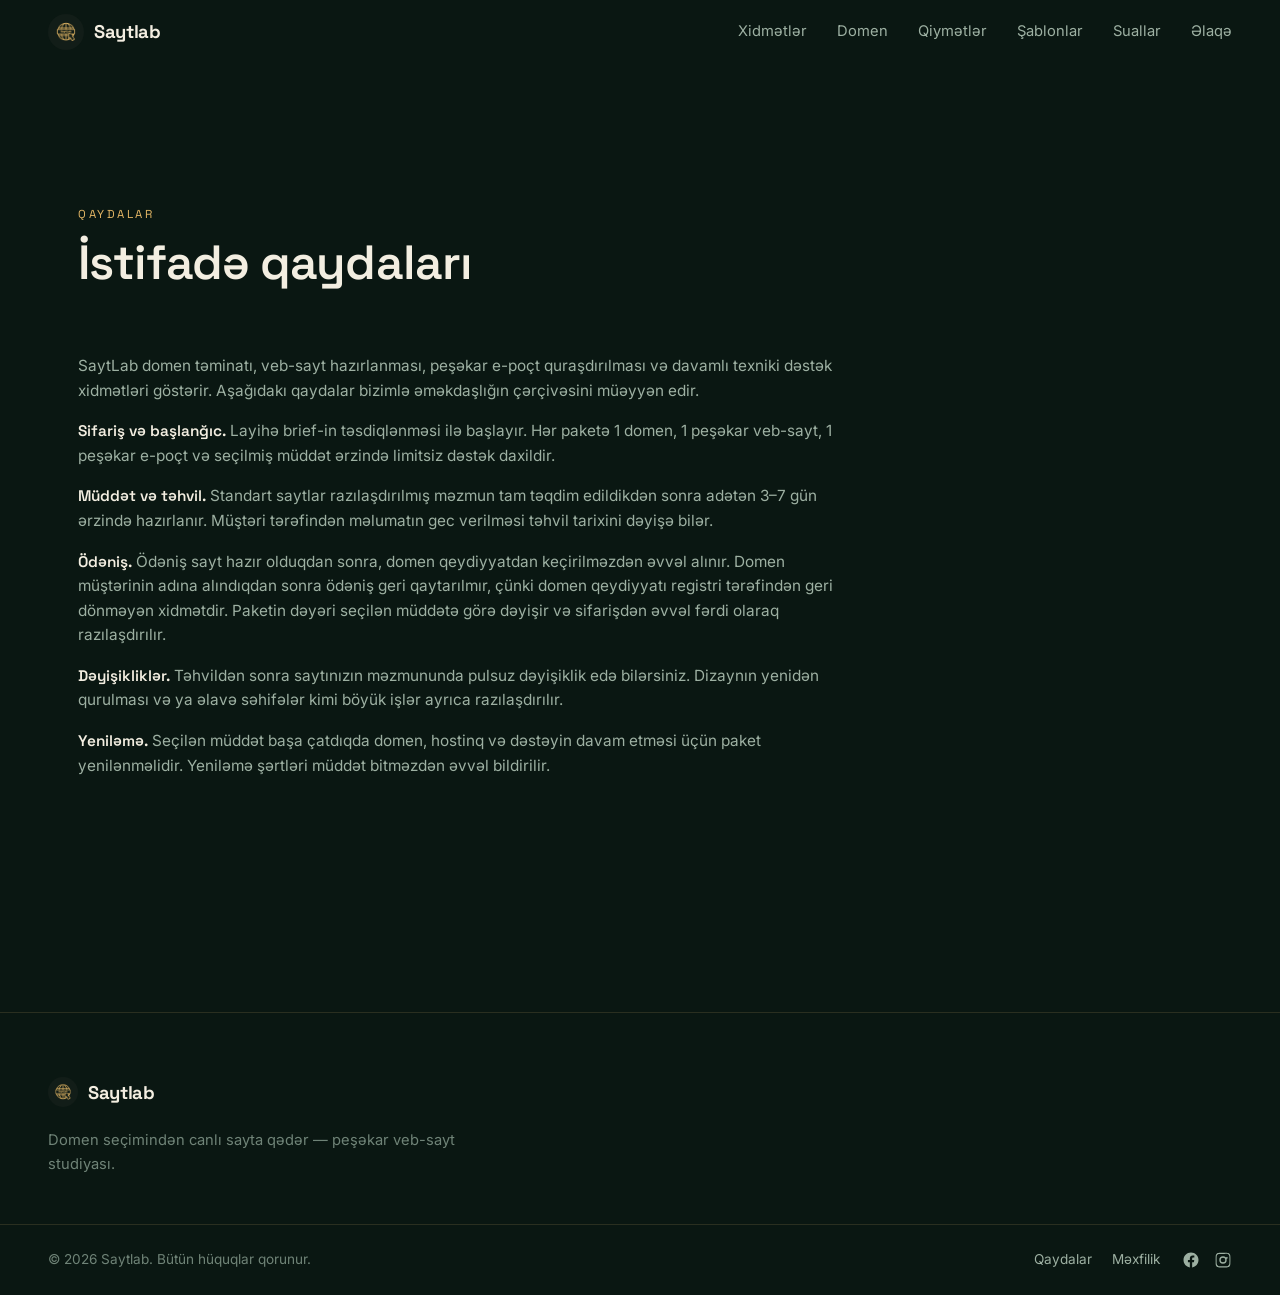
<file: terms.html>
<!DOCTYPE html>
<html lang="az">
<head>
<meta charset="UTF-8" />
<meta name="viewport" content="width=device-width, initial-scale=1.0" />
<!-- Səhifə keçidi: yumşaq fade-in + naviqasiyada fade-out. SİNXRON (defer YOX) — .js-reveal FOUC-suz. -->
<script src="legal.js"></script>
<title>İstifadə Qaydaları — Saytlab</title>
<meta name="description" content="Saytlab ilə əməkdaşlığın çərçivəsi: sifariş, müddət, ödəniş, dəyişikliklər və yeniləmə qaydaları." />

<!-- ---------- Paylaşım kartı (Open Graph / Twitter) + canonical ----------
     WhatsApp / Facebook / Instagram DM-də link paylaşılanda başlıq, təsvir və
     şəkil görünsün deyə. Şəkil: og-cover.png (1200×630).
     canonical `cleanUrls: true` səbəbindən .html-siz formadadır. -->
<link rel="canonical" href="https://www.saytlab.com/terms" />
<meta name="theme-color" content="#0a1712" />
<meta property="og:type" content="article" />
<meta property="og:site_name" content="Saytlab" />
<meta property="og:locale" content="az_AZ" />
<meta property="og:title" content="İstifadə Qaydaları — Saytlab" />
<meta property="og:description" content="Saytlab ilə əməkdaşlığın çərçivəsi: sifariş, müddət, ödəniş, dəyişikliklər və yeniləmə qaydaları." />
<meta property="og:url" content="https://www.saytlab.com/terms" />
<meta property="og:image" content="https://www.saytlab.com/og-cover.png" />
<meta property="og:image:width" content="1200" />
<meta property="og:image:height" content="630" />
<meta property="og:image:alt" content="Saytlab — Veb-sayt, Domen və Özəl E-poçt" />
<meta name="twitter:card" content="summary_large_image" />
<meta name="twitter:title" content="İstifadə Qaydaları — Saytlab" />
<meta name="twitter:description" content="Saytlab ilə əməkdaşlığın çərçivəsi: sifariş, müddət, ödəniş, dəyişikliklər və yeniləmə qaydaları." />
<meta name="twitter:image" content="https://www.saytlab.com/og-cover.png" />

<!-- Favicon / tab ikonası — dairəvi logo -->
<link rel="icon" type="image/png" href="logo-saytlab-round.png" />
<link rel="apple-touch-icon" href="logo-saytlab-round.png" />

<!-- Tipoqrafiya: Space Grotesk (başlıq) + Inter (mətn) — index.html ilə eyni -->
<link rel="preconnect" href="https://fonts.googleapis.com">
<link rel="preconnect" href="https://fonts.gstatic.com" crossorigin>
<link rel="preload" as="style" href="https://fonts.googleapis.com/css2?family=Space+Grotesk:wght@400;500;600;700&family=Inter:wght@300;400;500;600&display=swap">
<link id="fontCss" rel="stylesheet" href="https://fonts.googleapis.com/css2?family=Space+Grotesk:wght@400;500;600;700&family=Inter:wght@300;400;500;600&display=swap" media="print">
<noscript><link rel="stylesheet" href="https://fonts.googleapis.com/css2?family=Space+Grotesk:wght@400;500;600;700&family=Inter:wght@300;400;500;600&display=swap"></noscript>

<link rel="stylesheet" href="style.css" />

<!-- Meta Pixel Code — inline snippet meta-pixel.js-ə köçürülüb (CSP: script-src 'unsafe-inline' yox). -->
<script src="meta-pixel.js" defer></script>
<noscript><img height="1" width="1" class="fb-noscript-pixel" alt=""
src="https://www.facebook.com/tr?id=4331233943803470&ev=PageView&noscript=1"
/></noscript>
<!-- End Meta Pixel Code -->
</head>
<body>
<a class="skip-link" href="#main">Məzmuna keç</a>

<!-- ================= HEADER (sadələşdirilmiş — yalnız loqo + ana səhifə) ================= -->
<header class="site-header" id="top">
  <div class="container header-inner">
    <a href="/" class="logo" aria-label="Saytlab ana səhifə">
      <img class="logo-img" src="logo-saytlab-round.png" alt="Saytlab" width="40" height="40" />
      <span>Saytlab</span>
    </a>
    <nav class="main-nav" aria-label="Naviqasiya">
      <a href="/#services">Xidmətlər</a>
      <a href="/#domain">Domen</a>
      <a href="/#pricing">Qiymətlər</a>
      <a href="/templates">Şablonlar</a>
      <a href="/#faq">Suallar</a>
      <a href="/#contact">Əlaqə</a>
    </nav>
    <button class="menu-toggle" id="menuToggle" aria-label="Menyunu aç" aria-expanded="false">
      <span></span><span></span>
    </button>
    <button class="header-close" id="headerClose" type="button" aria-label="Başlığı bağla" title="Başlığı bağla">
      <svg width="14" height="14" viewBox="0 0 14 14" aria-hidden="true" focusable="false">
        <path d="M1 1l12 12M13 1L1 13" stroke="currentColor" stroke-width="1.6" stroke-linecap="round" fill="none"/>
      </svg>
    </button>
  </div>
</header>

<!-- ================= MOBİL MENYU (tam ekran overlay) =================
     index.html ilə eyni struktur/siniflər. Mobil-də (<=960px) .main-nav gizlənir,
     bu overlay olmasa telefonda naviqasiya ümumiyyətlə açıla bilmirdi. -->
<div class="mobile-overlay" id="mobileOverlay" aria-hidden="true" data-lenis-prevent>
  <nav class="mobile-nav">
    <a href="/#services">Xidmətlər</a>
    <a href="/#domain">Domen</a>
    <a href="/#pricing">Qiymətlər</a>
    <a href="/templates">Şablonlar</a>
    <a href="/#faq">Suallar</a>
    <a href="/#contact">Əlaqə</a>
  </nav>
</div>

<main id="main" tabindex="-1">
  <section class="section legal">
    <div class="container">
      <header class="section-head">
        <p class="kicker">Qaydalar</p>
        <h1>İstifadə qaydaları</h1>
      </header>
      <div class="legal-body">
        <p class="reveal" data-dir="up">SaytLab domen təminatı, veb-sayt hazırlanması, peşəkar e-poçt quraşdırılması və davamlı texniki dəstək xidmətləri göstərir. Aşağıdakı qaydalar bizimlə əməkdaşlığın çərçivəsini müəyyən edir.</p>
        <p class="reveal" data-dir="up"><strong>Sifariş və başlanğıc.</strong> Layihə brief-in təsdiqlənməsi ilə başlayır. Hər paketə 1 domen, 1 peşəkar veb-sayt, 1 peşəkar e-poçt və seçilmiş müddət ərzində limitsiz dəstək daxildir.</p>
        <p class="reveal" data-dir="up"><strong>Müddət və təhvil.</strong> Standart saytlar razılaşdırılmış məzmun tam təqdim edildikdən sonra adətən 3–7 gün ərzində hazırlanır. Müştəri tərəfindən məlumatın gec verilməsi təhvil tarixini dəyişə bilər.</p>
        <p class="reveal" data-dir="up"><strong>Ödəniş.</strong> Ödəniş sayt hazır olduqdan sonra, domen qeydiyyatdan keçirilməzdən əvvəl alınır. Domen müştərinin adına alındıqdan sonra ödəniş geri qaytarılmır, çünki domen qeydiyyatı registri tərəfindən geri dönməyən xidmətdir. Paketin dəyəri seçilən müddətə görə dəyişir və sifarişdən əvvəl fərdi olaraq razılaşdırılır.</p>
        <p class="reveal" data-dir="up"><strong>Dəyişikliklər.</strong> Təhvildən sonra saytınızın məzmununda pulsuz dəyişiklik edə bilərsiniz. Dizaynın yenidən qurulması və ya əlavə səhifələr kimi böyük işlər ayrıca razılaşdırılır.</p>
        <p class="reveal" data-dir="up"><strong>Yeniləmə.</strong> Seçilən müddət başa çatdıqda domen, hostinq və dəstəyin davam etməsi üçün paket yenilənməlidir. Yeniləmə şərtləri müddət bitməzdən əvvəl bildirilir.</p>
        <p class="legal-back reveal" data-dir="up"><a href="/" class="btn btn-outline">← Ana səhifəyə qayıt</a></p>
      </div>
    </div>
  </section>
</main>

<!-- ================= FOOTER (index.html ilə eyni) ================= -->
<footer class="site-footer">
  <div class="container footer-inner">
    <div class="footer-brand">
      <a href="/" class="logo">
        <img class="logo-img" src="logo-saytlab-round.png" alt="Saytlab" width="34" height="34" />
        <span>Saytlab</span>
      </a>
      <p>Domen seçimindən canlı sayta qədər — peşəkar veb-sayt studiyası.</p>
    </div>
  </div>
  <div class="container footer-bottom">
    <span>© 2026 Saytlab. Bütün hüquqlar qorunur.</span>
    <div class="footer-bottom-right">
      <nav class="footer-links" aria-label="Hüquqi">
        <a href="/terms">Qaydalar</a>
        <a href="/privacy">Məxfilik</a>
      </nav>
      <div class="socials" aria-label="Sosial şəbəkələr">
        <a href="https://www.facebook.com/saytlab" target="_blank" rel="noopener noreferrer" aria-label="Facebook"><svg width="18" height="18" viewBox="0 0 24 24" fill="currentColor"><path d="M22 12.06C22 6.5 17.52 2 12 2S2 6.5 2 12.06c0 5 3.66 9.15 8.44 9.94v-7.03H7.9v-2.91h2.54V9.85c0-2.5 1.49-3.89 3.77-3.89 1.09 0 2.23.2 2.23.2v2.46h-1.26c-1.24 0-1.63.77-1.63 1.56v1.88h2.78l-.44 2.91h-2.34V22c4.78-.79 8.44-4.94 8.44-9.94Z"/></svg></a>
        <a href="https://www.instagram.com/sayt.lab/" target="_blank" rel="noopener noreferrer" aria-label="Instagram"><svg width="18" height="18" viewBox="0 0 24 24" fill="currentColor"><path d="M12 2.2c3.2 0 3.6 0 4.9.07 1.2.06 1.8.25 2.2.42.56.22.96.48 1.38.9.42.42.68.82.9 1.38.17.4.36 1 .42 2.2.07 1.3.07 1.7.07 4.9s0 3.6-.07 4.9c-.06 1.2-.25 1.8-.42 2.2a3.7 3.7 0 0 1-.9 1.38c-.42.42-.82.68-1.38.9-.4.17-1 .36-2.2.42-1.3.07-1.7.07-4.9.07s-3.6 0-4.9-.07c-1.2-.06-1.8-.25-2.2-.42a3.7 3.7 0 0 1-1.38-.9 3.7 3.7 0 0 1-.9-1.38c-.17-.4-.36-1-.42-2.2C2.2 15.6 2.2 15.2 2.2 12s0-3.6.07-4.9c.06-1.2.25-1.8.42-2.2.22-.56.48-.96.9-1.38.42-.42.82-.68 1.38-.9.4-.17 1-.36 2.2-.42C8.4 2.2 8.8 2.2 12 2.2Zm0 1.8c-3.1 0-3.5 0-4.7.07-.9.04-1.4.2-1.7.32-.43.17-.74.37-1.06.7-.32.31-.52.62-.7 1.05-.12.3-.28.8-.32 1.7C3.5 8.8 3.5 9.2 3.5 12s0 3.2.07 4.4c.04.9.2 1.4.32 1.7.17.43.37.74.7 1.06.31.32.62.52 1.05.7.3.12.8.28 1.7.32 1.2.06 1.6.07 4.7.07s3.5 0 4.7-.07c.9-.04 1.4-.2 1.7-.32.43-.17.74-.37 1.06-.7.32-.31.52-.62.7-1.05.12-.3.28-.8.32-1.7.06-1.2.07-1.6.07-4.4s0-3.2-.07-4.4c-.04-.9-.2-1.4-.32-1.7a2.9 2.9 0 0 0-.7-1.06 2.9 2.9 0 0 0-1.05-.7c-.3-.12-.8-.28-1.7-.32C15.5 4 15.1 4 12 4Zm0 3.06a4.94 4.94 0 1 1 0 9.88 4.94 4.94 0 0 1 0-9.88Zm0 1.8a3.14 3.14 0 1 0 0 6.28 3.14 3.14 0 0 0 0-6.28Zm5.15-.9a1.15 1.15 0 1 1 0 2.3 1.15 1.15 0 0 1 0-2.3Z"/></svg></a>
      </div>
    </div>
  </div>
</footer>

<!-- Scroll-reveal — index.html-dəki .reveal sistemi ilə eyni. Ayrıca fayl (CSP: inline script yox). -->
<script src="legal-reveal.js"></script>


<!-- Mobil header: əl ilə bağlama düyməsi + is-scrolled (CSP: inline script yox). -->
<script src="header-mobile.js" defer></script>

</body>
</html>
</file>
<file: style.css>
/* =========================================================================
   SAYTLAB — style.css
   Vizual kimlik: tünd zümrüd yaşılı fon + isti qızılı/bej accent + krem mətn.
   (DreamMotion-un "qara fon + mavi-cyan" palitrasından tamamilə uzaq.)
   Tipoqrafiya: Space Grotesk (başlıqlar, geniş texniki sans) + Inter (mətn).
   ========================================================================= */

/* ---------- 1. Dəyişənlər (CSS custom properties) ---------- */
:root {
  /* Rəng sistemi */
  --bg:            #0a1712;   /* əsas fon — dərin zümrüd-qara */
  --bg-2:          #0d1e17;
  --surface:       #12261d;   /* kart fonu */
  --surface-2:     #17301f;   /* qalxmış səth */
  --border:        rgba(233, 190, 122, 0.14);
  --border-strong: rgba(233, 190, 122, 0.30);

  --text:          #f3eee1;   /* krem */
  --text-muted:    #9db0a2;   /* soyuq açıq yaşıl-boz */
  --text-dim:      #6f8377;

  --accent:        #e6b866;   /* isti qızılı */
  --accent-2:      #f2d29a;   /* açıq bej-qızılı */
  --accent-deep:   #c9954a;
  --accent-ink:    #0a1712;   /* accent üzərində mətn */

  --glow:          rgba(230, 184, 102, 0.35);

  /* Radiuslar və kölgələr */
  --r-sm: 10px;
  --r-md: 16px;
  --r-lg: 24px;
  --r-xl: 34px;
  --shadow-1: 0 10px 30px rgba(0,0,0,0.35);
  --shadow-2: 0 24px 60px rgba(0,0,0,0.45);

  /* Ölçü / ritm */
  --container: 1220px;                     /* geniş/açıq görünüş — məzmun kənarlara yaxın "nəfəs alır" */
  --gutter: clamp(20px, 4.5vw, 48px);      /* orta yan boşluq */
  --section-y: clamp(72px, 11vw, 140px);

  /* Keçidlər — VAHİD "Framer" easing əyrisi (span.framer.ai-dan frame-by-frame ölçülmüş).
     cubic-bezier(0.44, 0, 0.56, 1): hamar, simmetrik in-out — "üzən/premium" hiss.
     Bütün ad variantları eyni əyriyə baxır ki, sayt boyu vahid hərəkət dili olsun. */
  --ease:        cubic-bezier(0.44, 0, 0.56, 1);
  --ease-out:    cubic-bezier(0.44, 0, 0.56, 1);
  --ease-in-out: cubic-bezier(0.44, 0, 0.56, 1);
  --ease-reveal: cubic-bezier(0.44, 0, 0.56, 1);

  /* tam fallback zənciri — fontlar gec gələndə səhifə "boş" görünməsin */
  --font-display: "Space Grotesk", "Segoe UI", system-ui, -apple-system, sans-serif;
  --font-body:    "Inter", "Segoe UI", system-ui, -apple-system, sans-serif;
}

/* ---------- 2. Reset / baza ---------- */
*, *::before, *::after { box-sizing: border-box; margin: 0; padding: 0; }

html { scroll-behavior: smooth; -webkit-text-size-adjust: 100%; overflow-x: clip; }

/* ---------- 1b. Lenis smooth-scroll (JS-də işə salınır — script.js) ----------
   Lenis <html>-ə .lenis / .lenis-smooth / .lenis-stopped siniflərini əlavə edir.
   prefers-reduced-motion və ya Lenis yüklənməzsə bu siniflər olmur, native scroll işləyir. */
html.lenis, html.lenis body { height: auto; }
.lenis.lenis-smooth { scroll-behavior: auto !important; }
.lenis.lenis-smooth [data-lenis-prevent] { overscroll-behavior: contain; }
.lenis.lenis-stopped { overflow: clip; }
.lenis.lenis-smooth iframe { pointer-events: none; }

body {
  background: var(--bg);
  color: var(--text);
  font-family: var(--font-body);
  font-size: 16px;
  line-height: 1.6;
  /* VACİB: `overflow-x: hidden` body-ni "scroll konteyneri" edir və bu, .site-header-in
     position:sticky-sini tamamilə sındırır (header heç vaxt yapışmırdı, sadəcə səhifə ilə
     axıb gedirdi). `clip` (html-də olduğu kimi) eyni "üfüqi daşmanı gizlət" effektini verir,
     amma scroll konteyneri yaratmır — sticky düzgün işləyir. */
  overflow-x: clip;
  -webkit-font-smoothing: antialiased;
}

img, svg { display: block; max-width: 100%; }

/* Meta Pixel-in <noscript> 1×1 şəkli. Əvvəl inline style="display:none" idi; CSP-də
   style-src 'unsafe-inline' OLMADIĞI üçün brauzer həmin atributu bloklayırdı və JS
   sönülü olanda piksel görünən nöqtə kimi qalırdı. İndi sinif ilə gizlədilir. */
.fb-noscript-pixel { display: none; }

/* ---------- 2b. "Məzmuna keç" (skip link) ----------
   Klaviatura/ekran oxuyucusu istifadəçisi hər səhifədə naviqasiyanı təkrar keçməsin.
   Yalnız fokuslananda görünür — vizual dizayna heç bir təsiri yoxdur. */
.skip-link {
  position: fixed;
  top: 10px; left: 10px;
  z-index: 1000;
  padding: 10px 16px;
  border-radius: var(--r-sm);
  background: var(--accent);
  color: var(--accent-ink);
  font-family: var(--font-display);
  font-size: 0.9rem;
  font-weight: 600;
  transform: translateY(-160%);
  transition: transform 0.2s var(--ease);
}
.skip-link:focus-visible {
  transform: none;
  outline: 2px solid var(--text);
  outline-offset: 2px;
}
/* skip-link fokusu <main>-ə proqram yolu ilə keçir — bütün bölmənin ətrafında
   çərçivə çəkilməsin. */
main[tabindex="-1"]:focus { outline: none; }
a { color: inherit; text-decoration: none; }
button { font: inherit; color: inherit; background: none; border: none; cursor: pointer; }
ul { list-style: none; }

h1, h2, h3, h4 { font-family: var(--font-display); font-weight: 600; line-height: 1.1; letter-spacing: -0.02em; }

.container { width: 100%; max-width: var(--container); margin: 0 auto; padding-inline: var(--gutter); }

.section { padding-block: var(--section-y); position: relative; }

/* ---------- 3. Ümumi başlıq bloku ---------- */
.section-head { max-width: 640px; margin-bottom: clamp(36px, 6vw, 64px); }
.kicker {
  font-family: var(--font-display);
  text-transform: uppercase;
  letter-spacing: 0.22em;
  font-size: 0.72rem;
  color: var(--accent);
  margin-bottom: 14px;
}
/* h1 və h2 eyni ölçüdə — alt səhifələrdə (templates/terms/privacy/404) başlıq
   SEO və əlçatanlıq üçün <h1>-ə çevrildi, vizual görünüş dəyişməyib. */
.section-head h1, .section-head h2 { font-size: clamp(1.9rem, 4.2vw, 3rem); }
.section-lead, .section-head .section-lead { margin-top: 16px; color: var(--text-muted); font-size: 1.05rem; }

/* ---------- 3b. `.led-border` — sürünən LED işıq (paylaşılan utility) ----------
   Elementin perimetri boyunca fasiləsiz gəzən qızılı zolaq. Elementin öz
   border-i toxunulmur: üstünə maskalanmış conic-gradient qatı (::before) gəlir.
   Yalnız --led-angle custom property animasiya olunur → layout/reflow yoxdur.
   İstifadə: elementin class siyahısına `led-border` əlavə et (bax .hero-stats,
   .price-card.is-featured). Məzmun üçün `position: relative; z-index: 2` lazımdır. */
@property --led-angle {
  syntax: '<angle>';
  initial-value: 0deg;
  inherits: false;
}

.led-border { position: relative; }

.led-border::before {
  content: "";
  position: absolute;
  inset: -1px;                /* mövcud 1px border-in üstünə oturur */
  border-radius: inherit;
  padding: 1px;               /* işıq zolağının qalınlığı */
  background: conic-gradient(
    from var(--led-angle),
    transparent 0%,
    transparent 62%,
    rgba(230, 184, 102, 0.18) 72%,
    var(--accent-2) 84%,
    var(--accent) 90%,
    var(--accent-2) 94%,
    rgba(230, 184, 102, 0.18) 97%,
    transparent 100%
  );
  -webkit-mask: linear-gradient(#fff 0 0) content-box, linear-gradient(#fff 0 0);
          mask: linear-gradient(#fff 0 0) content-box, linear-gradient(#fff 0 0);
  -webkit-mask-composite: source-out;   /* köhnə WebKit/Safari */
  -webkit-mask-composite: xor;          /* WebKit */
          mask-composite: exclude;      /* standart */
  filter: drop-shadow(0 0 5px var(--glow));
  pointer-events: none;
  z-index: 1;
  animation: led-border-spin 4s linear infinite;
}

@keyframes led-border-spin {
  to { --led-angle: 360deg; }
}

/* @property dəstəyi olmayan brauzerlərdə conic fırlanmır → sadəcə incə qızılı kontur qalsın. */
@supports not (background: conic-gradient(from var(--led-angle), red, blue)) {
  .led-border::before { background: none; filter: none; }
}

@media (prefers-reduced-motion: reduce) {
  .led-border::before {
    animation: none !important;
    background: linear-gradient(var(--border-strong) 0 0);   /* statik incə qızılı sərhəd */
    filter: none;
  }
}

/* ---------- 4. Düymələr ---------- */
.btn {
  display: inline-flex; align-items: center; justify-content: center; gap: 8px;
  padding: 12px 22px;
  border-radius: 999px;
  font-family: var(--font-display);
  font-weight: 500;
  font-size: 0.95rem;
  letter-spacing: -0.01em;
  /* Yalnız GPU-dostu xüsusiyyətlər: transform + rəng (rəng bir dəfəlik paint) */
  transition: transform 0.25s var(--ease), background-color 0.25s var(--ease), border-color 0.25s var(--ease), color 0.25s var(--ease);
}
.btn-lg { padding: 15px 30px; font-size: 1rem; }
.btn-sm { padding: 8px 14px; font-size: 0.82rem; }
.btn-block { display: flex; width: 100%; }

.btn-solid { background: var(--accent); color: var(--accent-ink); box-shadow: 0 8px 30px var(--glow); }
.btn-solid:hover { background: var(--accent-2); transform: translateY(-2px); }

.btn-outline { border: 1px solid var(--border-strong); color: var(--text); }
.btn-outline:hover { border-color: var(--accent); color: var(--accent); }

/* ---------- 5. Scroll proqres zolağı ---------- */
/* width yox — yalnız transform: scaleX() animasiya olunur (layout yaratmır) */
.scroll-progress {
  position: fixed; top: 0; left: 0; height: 3px; width: 100%;
  background: linear-gradient(90deg, var(--accent-deep), var(--accent-2));
  z-index: 200;
  transform: scaleX(0);
  transform-origin: 0 50%;
  will-change: transform;
}

/* ---------- 6. Header ---------- */
.site-header {
  position: sticky; top: 0; z-index: 100;
  padding-block: 14px;
  /* backdrop-filter animasiya EDİLMİR (hər scroll frame-də arxa fonu blur edərdi) —
     yalnız rəng/kənar keçir, blur is-scrolled ilə sərt açılır.
     translate3d ayrıca transition-da — rəng keçidi ilə eyni frame-i "jank" etməsin deyə GPU qatı öz-özünədir. */
  transition: background-color 0.3s var(--ease), border-color 0.3s var(--ease), transform 0.35s var(--ease);
  border-bottom: 1px solid transparent;
  will-change: transform;
}
.site-header.is-scrolled {
  background: rgba(10, 23, 18, 0.72);
  backdrop-filter: blur(14px);
  -webkit-backdrop-filter: blur(14px);
  border-bottom-color: var(--border);
}
/* Aşağı doğru scroll edəndə gizlən, yuxarı doğru scroll edəndə (və ya səhifənin başında) görün.
   Sinif idarəsi JS-də, rAF-də, yalnız istiqamət dəyişəndə (bax script.js). */
.site-header.is-hidden { transform: translate3d(0, -100%, 0); }
/* İstifadəçinin özü bağladığı hal — scroll məntiqindən (is-hidden) tam ayrıdır.
   Səhifənin başına qayıdanda JS bu sinfi silir (bax script.js / header-mobile.js). */
.site-header.is-manually-closed { transform: translate3d(0, -100%, 0); }

/* Mobil "başlığı bağla" düyməsi — masaüstündə görünmür (aşağıda 960px media-da açılır). */
.header-close {
  display: none;
  width: 36px; height: 36px;
  margin-left: 6px;
  align-items: center; justify-content: center;
  border: 1px solid var(--border);
  border-radius: 50%;
  background: none;
  color: var(--text-muted);
  cursor: pointer;
  transition: color 0.2s var(--ease), border-color 0.2s var(--ease);
}
.header-close:hover, .header-close:focus-visible { color: var(--accent); border-color: var(--accent); }
.header-close:focus-visible { outline: 2px solid var(--accent); outline-offset: 2px; }
/* Header konteyneri tam enə yayılır — loqo ekranın sol kənarına (yalnız --gutter qədər),
   menyu isə sağ kənara "yapışır". Ortada süni boşluq qalmır.
   Sayt bölmələri əvvəlki kimi --container (1180px) daxilində mərkəzləşməkdə davam edir. */
.site-header .header-inner { max-width: none; }
.header-inner { display: flex; align-items: center; justify-content: space-between; gap: 24px; }
.logo { display: inline-flex; align-items: center; gap: 10px; font-family: var(--font-display); font-weight: 700; font-size: 1.15rem; letter-spacing: -0.02em; margin-right: auto; }
/* PNG loqo — DAİRƏVİ kəsim (border-radius:50% + object-fit:cover). Hündürlük header ritmini pozmasın. */
.logo-img { height: 36px; width: auto; aspect-ratio: 1; border-radius: 50%; object-fit: cover; }
.site-footer .logo-img { height: 30px; }

.main-nav { display: flex; gap: 30px; }
.main-nav a { font-size: 0.92rem; color: var(--text-muted); transition: color 0.2s var(--ease); }
.main-nav a:hover { color: var(--text); }

.menu-toggle { display: none; width: 40px; height: 40px; flex-direction: column; gap: 5px; align-items: center; justify-content: center; }
.menu-toggle span { width: 20px; height: 2px; background: var(--text); transition: transform 0.3s var(--ease), opacity 0.3s var(--ease); }
.menu-toggle.is-active span:nth-child(1) { transform: translateY(3.5px) rotate(45deg); }
.menu-toggle.is-active span:nth-child(2) { transform: translateY(-3.5px) rotate(-45deg); }

/* ---------- 8. Mobil overlay menyu ---------- */
.mobile-overlay {
  position: fixed; inset: 0; z-index: 99;
  background: var(--bg-2);
  background-image: radial-gradient(circle at 80% 10%, rgba(230,184,102,0.16), transparent 45%);
  display: flex; align-items: center; justify-content: center;
  /* "Pərdə" effekti: yuxarıdan aşağı açılan tam ekran panel */
  -webkit-clip-path: inset(0 0 100% 0);
  clip-path: inset(0 0 100% 0);
  opacity: 0;
  transition: -webkit-clip-path 0.5s var(--ease), clip-path 0.5s var(--ease), opacity 0.35s var(--ease);
  visibility: hidden;
}
.mobile-overlay.is-open { -webkit-clip-path: inset(0 0 0% 0); clip-path: inset(0 0 0% 0); opacity: 1; visibility: visible; }
.mobile-nav { display: flex; flex-direction: column; gap: 26px; text-align: center; }
.mobile-nav a { font-family: var(--font-display); font-size: 1.7rem; font-weight: 500; opacity: 0; transform: translateY(18px); transition: opacity 0.4s var(--ease), transform 0.4s var(--ease); }
.mobile-overlay.is-open .mobile-nav a { opacity: 1; transform: none; }
.mobile-overlay.is-open .mobile-nav a:nth-child(1) { transition-delay: 0.12s; }
.mobile-overlay.is-open .mobile-nav a:nth-child(2) { transition-delay: 0.17s; }
.mobile-overlay.is-open .mobile-nav a:nth-child(3) { transition-delay: 0.22s; }
.mobile-overlay.is-open .mobile-nav a:nth-child(4) { transition-delay: 0.27s; }
.mobile-overlay.is-open .mobile-nav a:nth-child(5) { transition-delay: 0.32s; }

/* ---------- 9. HERO ---------- */
.hero { min-height: 100vh; display: flex; flex-direction: column; justify-content: center; position: relative; overflow: hidden; padding-block: 120px 80px; }

.hero-bg { position: absolute; inset: 0; z-index: 0; overflow: hidden; }
/* Mücərrəd blob-lar — CSS radial-gradient, yavaş üzən animasiya */
/* Yumşaqlıq radial-gradient-in özündə (uzun transparent keçid) → blur radiusu kiçik.
   Ölçülər kiçildildi + animasiya yalnız hero ekranda olarkən işləyir (--anim-state). */
.blob {
  position: absolute; border-radius: 50%;
  filter: blur(22px);
  will-change: transform;
  animation-play-state: var(--anim-state, running);
}
.blob-1 { width: 26vw; height: 26vw; left: -5vw; top: -4vw;  opacity: 0.6;  background: radial-gradient(circle, #1f6b4a 0%, rgba(31,107,74,0.45) 30%, rgba(31,107,74,0.12) 55%, transparent 75%); animation: float1 18s ease-in-out infinite; }
.blob-2 { width: 22vw; height: 22vw; right: -4vw; top: 8vw;  opacity: 0.34; background: radial-gradient(circle, #e6b866 0%, rgba(230,184,102,0.4) 30%, rgba(230,184,102,0.1) 56%, transparent 76%); animation: float2 22s ease-in-out infinite; }
.blob-3 { width: 18vw; height: 18vw; left: 34vw; bottom: -8vw; opacity: 0.5; background: radial-gradient(circle, #3a2a5c 0%, rgba(58,42,92,0.45) 32%, rgba(58,42,92,0.12) 58%, transparent 78%); animation: float3 26s ease-in-out infinite; }

@keyframes float1 { 0%,100% { transform: translate(0,0) scale(1); } 50% { transform: translate(6%, 4%) scale(1.08); } }
@keyframes float2 { 0%,100% { transform: translate(0,0) scale(1); } 50% { transform: translate(-5%, 6%) scale(1.12); } }
@keyframes float3 { 0%,100% { transform: translate(0,0) scale(1); } 50% { transform: translate(4%, -5%) scale(1.06); } }

/* Mouse-təqib edən dairəvi işıq — yalnız hero daxilində (fine pointer, JS ilə aktivləşir).
   Ölçü/blur/rəng SABİTDİR — hərəkət yalnız JS-in yazdığı `translate` ilə (rAF-də, will-change yalnız
   fine pointer olanda). Filter/blur hər frame-də YENİDƏN hesablanmır — ona görə ucuzdur. */
.hero-glow {
  position: absolute;
  top: 0; left: 0;
  width: 520px; height: 520px;
  margin: -260px 0 0 -260px;   /* mərkəzi pointer koordinatına gətirir */
  border-radius: 50%;
  background: radial-gradient(circle, rgba(230,184,102,0.16) 0%, rgba(230,184,102,0.07) 38%, transparent 70%);
  opacity: 0;
  transition: opacity 0.4s var(--ease);
  will-change: transform;
  pointer-events: none;
}
.hero-glow.is-active { opacity: 1; }

/* SVG naxış / grid overlay */
.hero-grid {
  position: absolute; inset: -2px;
  background-image:
    linear-gradient(rgba(233,190,122,0.05) 1px, transparent 1px),
    linear-gradient(90deg, rgba(233,190,122,0.05) 1px, transparent 1px);
  background-size: 64px 64px;
  -webkit-mask-image: radial-gradient(ellipse 70% 60% at 50% 40%, #000 30%, transparent 80%);
  mask-image: radial-gradient(ellipse 70% 60% at 50% 40%, #000 30%, transparent 80%);
}
/* Fon üzərində zərif noise (SVG data-uri) */
.hero::after {
  content: ""; position: absolute; inset: 0; z-index: 1; pointer-events: none;
  opacity: 0.05;
  background-image: url("data:image/svg+xml,%3Csvg xmlns='http://www.w3.org/2000/svg' width='140' height='140'%3E%3Cfilter id='n'%3E%3CfeTurbulence type='fractalNoise' baseFrequency='0.9' numOctaves='3'/%3E%3C/filter%3E%3Crect width='100%25' height='100%25' filter='url(%23n)'/%3E%3C/svg%3E");
}

.hero-inner { position: relative; z-index: 2; }

.hero-eyebrow {
  display: inline-flex; align-items: center; gap: 9px;
  max-width: 100%;
  padding: 7px 15px; border: 1px solid var(--border); border-radius: 999px;
  font-family: var(--font-display); font-size: 0.8rem; line-height: 1.35; color: var(--text-muted);
  margin-bottom: 28px;
}
.hero-eyebrow .dot { flex: 0 0 auto; width: 7px; height: 7px; border-radius: 50%; background: var(--accent); box-shadow: 0 0 0 4px rgba(230,184,102,0.18); }
@media (max-width: 420px) {
  .hero-eyebrow { font-size: 0.72rem; padding: 6px 13px; border-radius: 18px; }
}

.hero-title { font-size: clamp(2.6rem, 8vw, 5.4rem); font-weight: 600; }
.hero-title .line { display: block; overflow: hidden; padding-bottom: 0.08em; }
.hero-title .word { display: inline-block; }
.hero-title .word.accent { color: var(--accent); }

.hero-sub { max-width: 560px; margin-top: 26px; font-size: clamp(1rem, 2.2vw, 1.18rem); color: var(--text-muted); }

.hero-actions { display: flex; flex-wrap: wrap; gap: 14px; margin-top: 36px; }

/* "Niyə Biz?" qısa vurğu sətri — tik-işarəli, kiçik, aralıqlı siyahı */
.hero-highlights { display: flex; flex-wrap: wrap; gap: 12px 28px; margin-top: 30px; }
.hero-highlights li {
  display: flex; align-items: center; gap: 8px;
  font-size: 0.86rem; color: var(--text-muted);
}
/* Tik-dairəsi: TƏK ::before elementi — dairə fonu + içində "✓" simvolu (mətn kimi).
   İki ayrı pseudo-element (::before dairə, ::after tik) DOM sırasında mətndən sonra
   düşdüyü üçün yanlış yerdə görünürdü — tək element daha etibarlıdır. */
.hero-highlights li::before {
  content: "✓";
  flex: 0 0 auto;
  display: flex; align-items: center; justify-content: center;
  width: 16px; height: 16px;
  border-radius: 50%;
  background: rgba(230,184,102,0.14);
  box-shadow: inset 0 0 0 1px var(--border-strong);
  color: var(--accent);
  font-size: 0.62rem;
  line-height: 1;
}

/* Span-tərzi: label kiçik/üstdə, dəyər iri/altda, sütunlar arası zərif divider xətti. */
.hero-stats { position: relative; display: flex; flex-wrap: wrap; gap: 0; margin-top: 56px; border: 1px solid var(--border); border-radius: var(--r-lg); background: var(--surface); }
.hero-stats .stat { position: relative; z-index: 2; display: flex; flex-direction: column; gap: 8px; flex: 1 1 140px; padding: 20px clamp(20px, 4vw, 32px); border-left: 1px solid var(--border); }
.hero-stats .stat:first-child { border-left: none; }
.hero-stats span { order: -1; font-family: var(--font-display); font-size: 0.72rem; text-transform: uppercase; letter-spacing: 0.1em; color: var(--text-dim); }
.hero-stats strong { font-family: var(--font-display); font-size: clamp(1.5rem, 3.2vw, 2.1rem); font-weight: 600; color: var(--text); }

/* Giriş animasiyası — söz maskası (JS .is-in klassı əlavə edir).
   Gizli başlanğıc yalnız js-reveal ilə — JS olmadan mətn görünür. */
[data-hero] { transition: transform 0.6s var(--ease), opacity 0.45s var(--ease); }
.js-reveal [data-hero] { transform: translateY(115%) rotate(6deg); opacity: 0; }
.js-reveal [data-hero].is-in { transform: none; opacity: 1; }

.hero-scroll-hint {
  position: absolute; bottom: 28px; left: 50%; transform: translateX(-50%);
  z-index: 2; display: flex; flex-direction: column; align-items: center; gap: 8px;
  font-family: var(--font-display); font-size: 0.72rem; letter-spacing: 0.18em; text-transform: uppercase; color: var(--text-dim);
}
/* statik — sonsuz "nəbz" silindi; sadə göstərici xətt kifayətdir */
.hero-scroll-hint span { width: 1px; height: 40px; background: linear-gradient(var(--accent), transparent); opacity: 0.55; }

/* ---------- 10. Scroll reveal — TƏKRARLANAN, opacity + transform + blur, İSTİQAMƏTLİ ---------- */
/* JS (script.js §7) `data-visible`-i element view-port-a girəndə əlavə, çıxanda SİLİR —
   ona görə keçid iki tərəflidir: hər dəfə yenidən görünəndə animasiya təkrar işləyir.
   Təhlükəsizlik: JS yüklənməzsə məzmun görünən qalır (gizlətmə yalnız js-reveal ilə).
   QEYD: əvvəllər clip-path: inset(0 0 100% 0) istifadə olunurdu — bu, elementin vizual
   sahəsini sıfıra endirdiyi üçün Chromium-un IntersectionObserver-i onu "heç vaxt kəsişmir"
   hesab edirdi və reveal ekrana girəndə belə TETİKLƏNMİRDİ. transform+opacity GPU-da
   eyni performansla işləyir və bu problemi yaratmır.
   data-dir="up|down|left|right" — HTML-də işarələnən istiqamətə görə başlanğıc translate
   dəyəri dəyişir (əvvəllər yalnız up işləyirdi, digərləri effektsiz idi — düzəldildi). */
/* İstiqamətli sürüşmə + yüngül skala + yumşaq blur ("fokuslanma" hissi).
   Blur mobil-də söndürülür (aşağıda 768px media) — mobil GPU-larda bahalıdır.
   will-change JS-də yalnız açılış anında qoyulur (bax script.js reveal()). */
.reveal {
  transition: transform 700ms var(--ease-reveal), opacity 600ms var(--ease-reveal), filter 600ms var(--ease-reveal);
  filter: blur(0px);
}
.js-reveal .reveal { transform: translateY(44px) scale(0.985); opacity: 0; filter: blur(2px); }
.js-reveal .reveal[data-dir="down"]  { transform: translateY(-38px) scale(0.985); }
.js-reveal .reveal[data-dir="left"]  { transform: translateX(52px) scale(0.985); }
.js-reveal .reveal[data-dir="right"] { transform: translateX(-52px) scale(0.985); }
.js-reveal .reveal[data-visible] { transform: none; opacity: 1; filter: blur(0px); }

/* will-change yalnız daimi transform alan elementlərə: parallax qatı və magnit düymələr
   (hər ikisi yalnız hero + CTA banner-də). */
[data-magnetic], [data-parallax] { will-change: transform; }

/* ---------- 12. Logo marquee ---------- */
.logos { padding-block: clamp(48px, 7vw, 84px); }
.marquee { overflow: hidden; position: relative; -webkit-mask-image: linear-gradient(90deg, transparent, #000 12%, #000 88%, transparent); mask-image: linear-gradient(90deg, transparent, #000 12%, #000 88%, transparent); }
.marquee-track { display: flex; align-items: center; gap: 46px; width: max-content; animation: marquee 26s linear infinite; animation-play-state: var(--anim-state, running); will-change: transform; }
.marquee:hover .marquee-track { animation-play-state: paused; }
/* Hər logo bərabər ölçülü qutuya yerləşir və öz rəngindən asılı olmayaraq
   mask-image + background ilə vahid AĞ silueyə çevrilir. Qutu sabit olduğu
   üçün marquee-də aralıqlar bərabər, "çəki" isə oxşar görünür. */
.marquee-track .marquee-logo {
  flex: 0 0 auto;
  width: clamp(74px, 9vw, 100px);
  height: clamp(24px, 3vw, 30px);
  opacity: 0.72;
  transition: opacity 0.3s var(--ease);
  background-color: #fff;
  -webkit-mask-image: var(--logo);
  mask-image: var(--logo);
  -webkit-mask-repeat: no-repeat;
  mask-repeat: no-repeat;
  -webkit-mask-position: center;
  mask-position: center;
  -webkit-mask-size: contain;
  mask-size: contain;
}
.marquee:hover .marquee-track .marquee-logo,
.marquee-track .marquee-logo:hover { opacity: 1; }
/* Hər logonun maska şəkli — əvvəllər HTML-də inline style="--logo:url(...)" idi,
   CSP (style-src 'unsafe-inline' olmasın) üçün buraya köçürüldü. Sıra: 7 logo ×2 təkrar. */
.marquee-track .marquee-logo:nth-child(7n+1) { --logo: url("CanvaLogo.webp"); }
.marquee-track .marquee-logo:nth-child(7n+2) { --logo: url("GeminiLogoPng.png"); }
.marquee-track .marquee-logo:nth-child(7n+3) { --logo: url("ClaudeLogo.png"); }
.marquee-track .marquee-logo:nth-child(7n+4) { --logo: url("FigmaLogo.svg"); }
.marquee-track .marquee-logo:nth-child(7n+5) { --logo: url("FramerLogo.webp"); }
.marquee-track .marquee-logo:nth-child(7n+6) { --logo: url("ChatGptLogo.png"); }
.marquee-track .marquee-logo:nth-child(7n+7) { --logo: url("AdobeLogo.webp"); }
/* Framer loqosu mənbədə daha kiçik/nazikdir — digərləri ilə tarazlaşması üçün bir az böyüdülür. */
.marquee-track .marquee-logo--framer {
  width: clamp(96px, 11.5vw, 126px);
  height: clamp(31px, 3.8vw, 39px);
}
@keyframes marquee { to { transform: translateX(-50%); } }

/* ---------- 13. Benefits 3x2 ---------- */
.benefit-grid { display: grid; grid-template-columns: repeat(3, 1fr); gap: 18px; }
.benefit-card { padding: 26px; border: 1px solid var(--border); border-radius: var(--r-md); background: var(--surface); transition: transform 0.25s var(--ease), border-color 0.25s var(--ease); }
.benefit-card:hover { transform: translateY(-4px); border-color: var(--border-strong); }
.benefit-card h3 { font-size: 1.15rem; color: var(--accent); margin-bottom: 8px; }
.benefit-card p { color: var(--text-muted); font-size: 0.94rem; }

/* ---------- 14. Qiymətlər — 3 müddət kartı ---------- */
.price-grid { display: grid; grid-template-columns: repeat(3, 1fr); gap: 18px; align-items: start; }
.price-card { padding: 32px 28px; border: 1px solid var(--border); border-radius: var(--r-lg); background: var(--surface); position: relative; transition: transform 0.25s var(--ease), border-color 0.25s var(--ease); will-change: transform; }
.price-card.is-featured { border-color: var(--accent); background: linear-gradient(180deg, var(--surface-2), var(--surface)); box-shadow: 0 20px 60px rgba(0,0,0,0.4); transform: translateY(-10px); }
.price-card:hover { border-color: var(--border-strong); transform: translateY(-4px); }
.price-card.is-featured:hover { transform: translateY(-14px); border-color: var(--accent); }  /* hover-də qızılı statik border sönməsin — LED ilə uyğun qalsın */
.price-card .badge { position: absolute; z-index: 3; top: -12px; left: 28px; background: var(--accent); color: var(--accent-ink); font-family: var(--font-display); font-size: 0.72rem; padding: 5px 12px; border-radius: 999px; letter-spacing: 0.04em; }
/* LED overlay (.led-border::before, z-index: 1) kartın məzmununu örtməsin. */
.price-card > * { position: relative; z-index: 2; }
/* Qiymət göstəricisi (.price-tag) HTML-dən çıxarılıb — başlıqdan sonrakı boşluq onun yerini tutur. */
.price-card h3 { font-size: 1.2rem; margin-bottom: 22px; }
.price-tag { display: flex; align-items: baseline; gap: 4px; margin-bottom: 22px; font-family: var(--font-display); }
.price-tag strong { font-size: 2.4rem; font-weight: 600; color: var(--accent-2); }
.price-tag span { color: var(--text-dim); font-size: 1rem; }
.price-card ul { display: flex; flex-direction: column; gap: 10px; margin-bottom: 26px; }
.price-card li { position: relative; padding-left: 22px; color: var(--text-muted); font-size: 0.95rem; }
.price-card li::before { content: ""; position: absolute; left: 0; top: 7px; width: 10px; height: 10px; border-radius: 3px; background: var(--accent); opacity: 0.75; }

/* ---------- 19. FAQ — sətir-accordion (tam en) ---------- */
.faq-layout { display: block; }
.faq-list { display: flex; flex-direction: column; max-width: 820px; }
.faq-item { border-bottom: 1px solid var(--border); }
.faq-item:first-child { border-top: 1px solid var(--border); }
.faq-q { display: flex; align-items: center; justify-content: space-between; gap: 16px; width: 100%; text-align: left; padding: 22px 4px; font-family: var(--font-display); font-weight: 500; font-size: 1.02rem; transition: color 0.2s var(--ease); }
.faq-item.is-open .faq-q, .faq-q:hover { color: var(--accent-2); }
.faq-q i { flex: 0 0 auto; width: 14px; height: 14px; position: relative; }
.faq-q i::before, .faq-q i::after { content: ""; position: absolute; background: var(--accent); transition: transform 0.3s var(--ease), opacity 0.3s var(--ease); }
.faq-q i::before { left: 0; top: 6px; width: 14px; height: 2px; }
.faq-q i::after { left: 6px; top: 0; width: 2px; height: 14px; }
.faq-item.is-open .faq-q i::after { transform: scaleY(0); opacity: 0; }
/* grid-template-rows 0fr→1fr — max-height-dən yüngül, dəqiq ölçüyə uyğunlaşır.
   Grid elementinin (.faq-a-in) padding-i OLMAMALIDIR ki, 0-a tam yığılsın. */
.faq-a { display: grid; grid-template-rows: 0fr; overflow: hidden; transition: grid-template-rows 0.3s var(--ease-out); }
.faq-a-in { min-height: 0; overflow: hidden; }
.faq-a p { padding: 0 4px 22px; color: var(--text-muted); font-size: 0.94rem; max-width: 620px; }
.faq-item.is-open .faq-a { grid-template-rows: 1fr; }

/* ---------- 20. Şablonlar vitrini (templates.html) — sidebar filtr ----------
   Yalnız vitrin: şablonların kodu burada saxlanılmır — hər kart orijinal
   dizaynerin demo saytına yeni tabda link verir, önizləmə isə statik şəkildir.
   200 kart birbaşa görünür; kateqoriyalar kənardakı sidebar-dan süzülür,
   şəkillər isə IntersectionObserver ilə yüklənir (bax templates.js). */
.template-search { margin: 32px 0; }
.template-search input {
  width: 100%; max-width: 460px;
  padding: 12px 18px;
  border: 1px solid var(--border);
  border-radius: 999px;
  background: var(--surface);
  color: var(--text);
  font-family: var(--font-body);
  font-size: 0.92rem;
  transition: border-color 0.2s var(--ease);
}
.template-search input::placeholder { color: var(--text-dim); }
.template-search input:focus { outline: none; border-color: var(--accent); }

.template-layout {
  display: grid;
  grid-template-columns: 220px 1fr;
  gap: 32px;
  align-items: start;
}

.template-sidebar {
  position: sticky;
  top: 100px;
  display: flex;
  flex-direction: column;
  gap: 4px;
  border-right: 1px solid var(--border);
  padding-right: 20px;
}

.template-filter-btn {
  display: flex;
  align-items: center;
  justify-content: space-between;
  gap: 8px;
  padding: 10px 14px;
  border: none;
  border-radius: var(--r-md);
  background: none;
  color: var(--text-muted);
  font-family: var(--font-body);
  font-size: 0.9rem;
  text-align: left;
  cursor: pointer;
  transition: background-color 0.2s var(--ease), color 0.2s var(--ease);
}
.template-filter-btn:hover { background: var(--surface); color: var(--text); }
.template-filter-btn:focus-visible { outline: 2px solid var(--accent); outline-offset: 2px; }
.template-filter-btn.is-active {
  background: rgba(230, 184, 102, 0.14);
  color: var(--accent);
  font-weight: 600;
}
.template-filter-count { font-size: 0.75rem; color: var(--text-dim); font-family: var(--font-display); }
.template-filter-btn.is-active .template-filter-count { color: var(--accent); }

.template-main { min-width: 0; }

.template-no-results { display: none; text-align: center; padding: 60px 0; color: var(--text-muted); }
.template-no-results.visible { display: block; }

.template-grid {
  display: grid;
  grid-template-columns: repeat(3, 1fr);
  gap: 20px;
}
/* Filtr/axtarış keçidi: kart əvvəlcə .is-leaving ilə sönür, transition bitəndən
   sonra templates.js .is-hidden (display: none) qoyur — beləcə grid də yumşaq axır. */
.template-grid .template-card.is-hidden { display: none; }

.template-card {
  display: flex; flex-direction: column;
  /* 200 kart eyni anda DOM-dadır — ekranda olmayanların layout/paint işi təxirə salınır.
     contain-intrinsic-size yer ayırır ki, scrollbar tullanmasın. Dəstəkləməyən
     brauzerlərdə (köhnə Safari) sadəcə nəzərə alınmır — davranış dəyişmir. */
  content-visibility: auto;
  contain-intrinsic-width: none;          /* en grid track-dən gəlsin (əks halda kart yığılır) */
  contain-intrinsic-height: auto 320px;   /* hündürlük üçün yer tutulur — scrollbar tullanmır */
  border: 1px solid var(--border);
  border-radius: var(--r-lg);
  background: var(--surface);
  overflow: hidden;
  transition: transform 0.25s var(--ease), border-color 0.25s var(--ease), opacity 0.22s var(--ease);
}
.template-card:hover { transform: translateY(-4px); border-color: var(--border-strong); }
.template-card.is-leaving {
  opacity: 0;
  transform: translateY(10px) scale(0.97);
  pointer-events: none;
}

@media (prefers-reduced-motion: reduce) {
  .template-card { transition: none; }
  .template-card.is-leaving { opacity: 1; transform: none; }
}

.template-preview {
  position: relative; display: block;
  aspect-ratio: 16 / 10; overflow: hidden;
  background: var(--surface-2);
}
.template-preview img {
  width: 100%; height: 100%; object-fit: cover; object-position: top;
  opacity: 0;
  transition: transform 0.4s var(--ease);
}
.template-preview img.loaded { opacity: 1; transition: opacity 0.3s var(--ease), transform 0.4s var(--ease); }
/* hərəkət azaldılıbsa fade-in gözlənilmir — şəkil dərhal görünsün */
@media (prefers-reduced-motion: reduce) { .template-preview img { opacity: 1; } }
.template-card:hover .template-preview img { transform: scale(1.04); }

.template-preview-overlay {
  position: absolute; inset: 0;
  display: flex; align-items: center; justify-content: center;
  background: rgba(10, 23, 18, 0.55);
  color: var(--accent-2);
  font-family: var(--font-display);
  font-size: 0.85rem;
  letter-spacing: 0.03em;
  opacity: 0;
  transition: opacity 0.25s var(--ease);
}
.template-card:hover .template-preview-overlay,
.template-preview:focus-visible .template-preview-overlay { opacity: 1; }

.template-info { display: flex; flex-direction: column; flex: 1; padding: 18px 20px; }
.template-info h4 { font-family: var(--font-display); font-size: 1rem; color: var(--text); margin-bottom: 4px; text-transform: capitalize; }
.template-designer { font-size: 0.8rem; color: var(--text-dim); margin-bottom: 14px; }

.template-actions { display: flex; gap: 8px; flex-wrap: wrap; margin-top: auto; }
/* dar kartda iki düymə bir sətirdə qalsın — bərabər bölünür, yan padding kiçilir */
.template-actions .btn-sm { flex: 1 1 0; min-width: 0; padding-left: 8px; padding-right: 8px; }

.templates-note {
  margin-top: 48px;
  padding-top: 20px;
  border-top: 1px solid var(--border);
  max-width: 760px;
  font-size: 0.85rem;
  color: var(--text-dim);
}

/* Mobil: sidebar üstə, üfüqi sürüşən çip siyahısı kimi */
@media (max-width: 860px) {
  .template-layout { grid-template-columns: 1fr; }
  .template-sidebar {
    position: static;
    flex-direction: row;
    overflow-x: auto;
    border-right: none;
    border-bottom: 1px solid var(--border);
    padding: 0 0 14px;
    gap: 8px;
  }
  .template-filter-btn { flex: 0 0 auto; white-space: nowrap; }
  .template-grid { grid-template-columns: repeat(2, 1fr); }
}
/* Ən dar telefonlarda da 2 sütun qalır — kart daxili ölçülər sıxılır ki, mətn kəsilməsin. */
@media (max-width: 620px) {
  .template-grid { grid-template-columns: repeat(2, 1fr); gap: 12px; }
  .template-info { padding: 12px 12px 14px; }
  .template-info h4 { font-size: 0.88rem; }
  .template-designer { font-size: 0.7rem; margin-bottom: 10px; }
  .template-actions { gap: 6px; }
  .template-actions .btn-sm { flex: 1 1 100%; padding: 7px 8px; font-size: 0.74rem; }
}

/* ---------- 21. Footer ---------- */
.site-footer { border-top: 1px solid var(--border); padding-top: 64px; }
/* Header ilə eyni məntiq: footer sətirləri --container (1180px) daxilində sıxılmır,
   tam enə yayılır — yalnız --gutter qədər yan boşluq qalır. Mobil/tablet-də
   (viewport < 1180px) bu heç nəyi dəyişmir, yalnız geniş ekranlara təsir edir. */
.site-footer .container { max-width: none; }
.footer-inner { display: grid; grid-template-columns: 1fr; gap: 40px; padding-bottom: 48px; }
.footer-brand p { color: var(--text-dim); font-size: 0.92rem; margin-top: 14px; max-width: 420px; }
.footer-bottom { display: flex; align-items: center; justify-content: space-between; gap: 14px 24px; flex-wrap: wrap; padding-block: 24px; border-top: 1px solid var(--border); font-size: 0.85rem; color: var(--text-dim); }
/* "Qaydalar · Məxfilik" + sosial ikonlar — sağda bir qrup, © solda */
.footer-bottom-right { display: flex; align-items: center; gap: 14px 22px; flex-wrap: wrap; }
.footer-links { display: flex; gap: 20px; }
.footer-links a { color: var(--text-muted); transition: color 0.2s var(--ease); }
.footer-links a:hover { color: var(--accent); }
.socials { display: flex; gap: 14px; }
.socials a { color: var(--text-muted); transition: color 0.2s var(--ease), transform 0.2s var(--ease); }
.socials a:hover { color: var(--accent); transform: translateY(-2px); }

/* ---------- 21c. Xidmət kartları — Span-tərzi nömrələnmiş kartlar (3 kart) ---------- */
.service-grid { display: grid; grid-template-columns: repeat(3, 1fr); gap: 18px; }
.service-card {
  padding: 26px;
  border: 1px solid var(--border);
  border-radius: var(--r-md);
  background: var(--surface);
  transition: transform 0.25s var(--ease), border-color 0.25s var(--ease);
  position: relative;
  will-change: transform;
}
.service-card:hover { transform: translateY(-4px); border-color: var(--border-strong); }
.service-num {
  display: inline-flex; align-items: center; justify-content: center;
  min-width: 30px; height: 22px; padding-inline: 4px;
  border-radius: 999px; background: rgba(230,184,102,0.14);
  font-family: var(--font-display); font-size: 0.72rem; font-weight: 600;
  color: var(--accent); letter-spacing: 0.02em;
  margin-bottom: 16px;
}
.service-card h3 { font-size: 1.12rem; color: var(--text); margin-bottom: 8px; }
.service-card p { color: var(--text-muted); font-size: 0.94rem; }
.services-cta { margin-top: 36px; }

/* ---------- 21g. Haqqımızda — Missiya + Yanaşmamız blokları ---------- */
.about-grid { display: grid; grid-template-columns: 1fr 1fr; gap: 18px; }
.about-card {
  padding: 30px;
  border: 1px solid var(--border);
  border-radius: var(--r-lg);
  background: var(--surface);
  transition: border-color 0.25s var(--ease), transform 0.25s var(--ease);
}
.about-card:hover { border-color: var(--border-strong); transform: translateY(-4px); }
.about-label {
  display: inline-block;
  margin-bottom: 14px;
  font-family: var(--font-display);
  font-size: 0.72rem;
  font-weight: 600;
  letter-spacing: 0.14em;
  text-transform: uppercase;
  color: var(--accent);
}
.about-card p { color: var(--text-muted); font-size: 1rem; line-height: 1.7; }

/* ---------- 21d. Əlaqə — sadələşdirilmiş: yalnız e-poçt + telefon, ikonlu ---------- */
.contact-layout { max-width: 460px; }
.contact-direct { padding: 30px; border: 1px solid var(--border); border-radius: var(--r-lg); background: var(--surface); }
.contact-direct h3 { font-size: 1.15rem; margin-bottom: 20px; }
.contact-direct ul { display: flex; flex-direction: column; gap: 18px; }
.contact-direct li { display: flex; align-items: center; gap: 14px; }
.contact-ic {
  flex: 0 0 auto;
  display: inline-flex; align-items: center; justify-content: center;
  width: 40px; height: 40px;
  border: 1px solid var(--border);
  border-radius: 50%;
  color: var(--accent);
}
.contact-ic svg { width: 18px; height: 18px; }
.contact-meta { display: flex; flex-direction: column; gap: 2px; min-width: 0; }
.contact-label { font-family: var(--font-display); font-size: 0.72rem; text-transform: uppercase; letter-spacing: 0.12em; color: var(--text-dim); }
.contact-direct li a { color: var(--text); transition: color 0.2s var(--ease); word-break: break-word; }
.contact-direct li a:hover { color: var(--accent); }

/* ---------- 21h. Hüquqi səhifələr — Qaydalar / Məxfilik (terms.html, privacy.html) ---------- */
.legal-body { max-width: 760px; }
.legal-body p { color: var(--text-muted); font-size: 0.96rem; margin-bottom: 16px; }
.legal-body p strong { color: var(--text); font-family: var(--font-display); font-weight: 600; }
.legal-back { margin-top: 28px; }

/* ---------- 22. Responsiv ---------- */
@media (max-width: 960px) {
  .main-nav { display: none; }
  .menu-toggle { display: flex; }
  .header-close { display: inline-flex; }
  /* Mobil-də header arxa fonu daha qatı — altdakı kontent görünüb mətni pozmasın.
     Fon 0.94 qatı olduğu üçün blur-un vizual töhfəsi minimaldır, ona görə 18px→8px:
     backdrop-filter WebKit/Safari-də scroll boyu hər frame-də hesablanır və ən bahalı
     effektlərdəndir. Görünüş demək olar dəyişmir, jank isə aradan qalxır. */
  .site-header.is-scrolled {
    background: rgba(10, 23, 18, 0.94);
    backdrop-filter: blur(8px);
    -webkit-backdrop-filter: blur(8px);
  }
  .benefit-grid, .price-grid { grid-template-columns: 1fr 1fr; }
  .service-grid { grid-template-columns: 1fr; }
  .about-grid { grid-template-columns: 1fr; }
}

@media (max-width: 768px) {
  :root { --section-y: clamp(60px, 12vw, 90px); }
  .benefit-grid, .price-grid, .service-grid { grid-template-columns: 1fr; }
  .price-card.is-featured { transform: none; }
  .price-card.is-featured:hover { transform: translateY(-4px); }
  .hero-stats { gap: 0; }
  .hero-stats .stat { flex: 1 1 45%; }

  /* Footer marka bloku — mobil-də logo, "Saytlab" yazısı və təsvir mərkəzdə */
  .footer-brand { display: flex; flex-direction: column; align-items: center; text-align: center; }
  .footer-brand .logo { justify-content: center; }
  .footer-brand p { margin-inline: auto; }

  /* mobil GPU-larda blur bahalıdır — reveal-də filter söndürülür, yalnız translate+opacity qalır */
  .reveal { transition: transform 640ms var(--ease-reveal), opacity 560ms var(--ease-reveal); }
  .js-reveal .reveal,
  .js-reveal .reveal[data-visible] { filter: none; }
}

/* Hero məzmununu yalnız geniş ekranlarda bir qədər sola çək — mərkəzləmə çox "sıx" görünürdü.
   margin-left auto-nun bir hissəsini "yeyir", amma max() ilə heç vaxt gutter-dən aşağı düşmür,
   yəni məzmun ekran kənarına YAPIŞMIR. Kiçik desktop / mobil-də təsirsizdir (max() gutter qaytarır). */
@media (min-width: 1180px) {
  .hero .hero-inner {
    margin-left: max(var(--gutter), calc((100% - var(--container)) / 2 - clamp(0px, 3vw, 60px)));
    margin-right: auto;
  }
}

@media (max-width: 420px) {
  :root { --gutter: 18px; }
  .hero { padding-block: 100px 60px; }
  .hero-title { font-size: clamp(2.1rem, 11vw, 3rem); }
  /* Footer alt sətri: alt-alta, mərkəzləşdirilmiş */
  .footer-bottom { flex-direction: column; align-items: center; text-align: center; gap: 14px; }
  .footer-bottom-right { flex-direction: column; gap: 12px; }
  .footer-bottom-right .footer-links,
  .footer-bottom-right .socials { justify-content: center; }
}

/* ---------- 22b. Səhifə keçidi — sürətli fade + slight-slide ---------- */
/* Yalnız JS aktiv olduqda (js-reveal <html>-ə əlavə olunur). JS olmadan səhifə
   normal görünür — heç nə gizlənmir. index.html, privacy.html, terms.html. */
.js-reveal body {
  opacity: 0;
  transform: translateY(8px);
  transition: opacity .25s var(--ease-reveal), transform .25s var(--ease-reveal);
}
.js-reveal body.page-ready { opacity: 1; transform: none; }
.js-reveal body.is-leaving {
  opacity: 0;
  transform: translateY(-8px);
  transition: opacity .18s var(--ease-reveal), transform .18s var(--ease-reveal);
}

/* ---------- 22d. Preloader — giriş animasiyası (logo + "şüşə qırılması") ----------
   Yalnız index.html-də (.preloader elementi orada var). Yalnız html.js-reveal aktivdirsə
   göstərilir (sinif head-də sinxron əlavə olunur) — JS yoxdursa overlay heç görünmür. */
.preloader { display: none; }
.js-reveal .preloader {
  display: flex;
  position: fixed;
  inset: 0;
  z-index: 10000;
  align-items: center;
  justify-content: center;
  background: var(--bg);
  transition: opacity 0.45s var(--ease), visibility 0.45s var(--ease);
}
.preloader-logo-wrap {
  position: relative;
  width: clamp(66px, 13vw, 96px);
  height: clamp(66px, 13vw, 96px);
}
.preloader-logo {
  position: absolute;
  inset: 0;
  width: 100%;
  height: 100%;
  border-radius: 50%;
  opacity: 0;
  transform: scale(0.72);
  animation: preloaderLogoIn 0.5s var(--ease) 0.1s forwards;
}
@keyframes preloaderLogoIn { to { opacity: 1; transform: scale(1); } }

/* Şüşə qırıqları — eyni logo şəklinin clip-path ilə kəsilmiş 8 üçbucaq parçası (üst-üstə).
   Hər parçaya öz uçuş istiqaməti (--tx/--ty) və fırlanması (--rot) verilir; kənarları
   dairəyə maskalanır ki, kvadrat şəklin küncləri görünməsin. Məsafələr vmin ilə → mobil-də proporsional. */
.preloader-shards { position: absolute; inset: 0; opacity: 0; }
.preloader-shards .shard {
  position: absolute;
  inset: 0;
  background: url("logo-saytlab-round.png") center / 100% 100% no-repeat;
  -webkit-mask: radial-gradient(circle closest-side, #000 92%, transparent 100%);
  mask: radial-gradient(circle closest-side, #000 92%, transparent 100%);
  transition: transform 0.55s cubic-bezier(0.22, 1, 0.36, 1), opacity 0.55s ease-out, filter 0.2s var(--ease);
}
.preloader-shards .shard:nth-child(1) { clip-path: polygon(50% 50%, 50% 0, 100% 0);      --tx:   6vmin; --ty: -12vmin; --rot:  34deg; }
.preloader-shards .shard:nth-child(2) { clip-path: polygon(50% 50%, 100% 0, 100% 52%);   --tx:  13vmin; --ty:  -3vmin; --rot: -26deg; }
.preloader-shards .shard:nth-child(3) { clip-path: polygon(50% 50%, 100% 52%, 100% 100%);--tx:  13vmin; --ty:   6vmin; --rot:  40deg; }
.preloader-shards .shard:nth-child(4) { clip-path: polygon(50% 50%, 100% 100%, 46% 100%);--tx:   5vmin; --ty:  13vmin; --rot: -32deg; }
.preloader-shards .shard:nth-child(5) { clip-path: polygon(50% 50%, 46% 100%, 0 100%);   --tx:  -6vmin; --ty:  13vmin; --rot:  28deg; }
.preloader-shards .shard:nth-child(6) { clip-path: polygon(50% 50%, 0 100%, 0 44%);      --tx: -13vmin; --ty:   5vmin; --rot: -38deg; }
.preloader-shards .shard:nth-child(7) { clip-path: polygon(50% 50%, 0 44%, 0 0);         --tx: -12vmin; --ty:  -6vmin; --rot:  24deg; }
.preloader-shards .shard:nth-child(8) { clip-path: polygon(50% 50%, 0 0, 50% 0);         --tx:  -6vmin; --ty: -12vmin; --rot: -36deg; }

.preloader.is-breaking .preloader-logo { opacity: 0; animation: none; transition: opacity 0.14s var(--ease); }
.preloader.is-breaking .preloader-shards { opacity: 1; }
.preloader.is-breaking .preloader-shards .shard {
  transform: translate(var(--tx), var(--ty)) rotate(var(--rot));
  opacity: 0;
  filter: brightness(1.3);            /* şüşə qırığının işıqda parıltısı */
  will-change: transform, opacity;
}

.preloader.is-done {
  opacity: 0;
  visibility: hidden;
  pointer-events: none;
}

@media (prefers-reduced-motion: reduce) {
  .preloader-logo { animation: none !important; opacity: 1 !important; transform: none !important; }
  .preloader-shards { display: none !important; }   /* qırılma yoxdur — sadəcə fade-out */
}

/* ---------- 22c. Xüsusi cursor — kiçik dot + interaktiv elementlərdə LED glow ----------
   Yalnız JS fine-pointer + motion cihazlarda işə düşür (html.cursor-custom).
   Mobil/touch və reduced-motion → sinif əlavə olunmur, sistem cursoru qalır. */
html.cursor-custom, html.cursor-custom * { cursor: none !important; }

.cursor-dot, .cursor-ring {
  position: fixed;
  top: 0; left: 0;
  border-radius: 50%;
  pointer-events: none;
  z-index: 9999;
  translate: -50% -50%;
  opacity: 0;
  transition: opacity .25s var(--ease), width .2s var(--ease), height .2s var(--ease), background-color .2s var(--ease);
}
.cursor-custom .cursor-dot, .cursor-custom .cursor-ring { opacity: 1; }

.cursor-dot {
  width: 7px; height: 7px;
  background: var(--accent);
}
.cursor-ring {
  width: 30px; height: 30px;
  border: 1.5px solid rgba(230, 184, 102, 0.5);
  background: rgba(230, 184, 102, 0.04);
}
/* İnteraktiv/canlı sahə üzərində — LED işıqlı (neon-glow) halqa */
.cursor-custom.cursor-hot .cursor-ring {
  width: 46px; height: 46px;
  border-color: var(--accent);
  background: rgba(230, 184, 102, 0.10);
  box-shadow: 0 0 12px 2px var(--glow), 0 0 24px 6px rgba(230, 184, 102, 0.25), inset 0 0 10px rgba(230, 184, 102, 0.25);
}
.cursor-custom.cursor-hot .cursor-dot { background: var(--accent-2); }
/* Pəncərədən çıxanda gizlə */
.cursor-custom.cursor-hidden .cursor-dot,
.cursor-custom.cursor-hidden .cursor-ring { opacity: 0; }

/* ---------- 23. Hərəkət azaltma (əlçatanlıq + performans) ---------- */
@media (prefers-reduced-motion: reduce) {
  html { scroll-behavior: auto; }
  *, *::before, *::after {
    animation-duration: 0.001ms !important;
    animation-iteration-count: 1 !important;
    transition-duration: 0.001ms !important;
    will-change: auto !important;
  }
  /* scroll-reveal: heç bir sürüşmə/blur — həmişə görünən (təkrarlanan gizlətmə də ləğv olunur) */
  .reveal, .reveal[data-visible] {
    transform: none !important;
    filter: none !important;
    transition: opacity 200ms ease !important;
    opacity: 1 !important;
  }
  /* bütün sonsuz / dekorativ hərəkət dayandırılır */
  .blob, .marquee-track, .pulse-grid i,
  [class*="spin"], [class*="pulse"], [class*="breathe"] { animation: none !important; }
  [data-hero] { opacity: 1 !important; transform: none !important; }
  /* header həmişə görünən qalır, mouse-glow heç görünmür */
  .site-header.is-hidden { transform: none !important; }
  .hero-glow { display: none !important; }
  /* xüsusi cursor — reduced-motion-da sistem cursoruna qayıt */
  html.cursor-custom, html.cursor-custom * { cursor: auto !important; }
  .cursor-dot, .cursor-ring { display: none !important; }
  /* səhifə keçidi — fade/slide olmadan */
  .js-reveal body,
  .js-reveal body.is-leaving { opacity: 1 !important; transform: none !important; transition: none !important; }
}

/* ---------- 26. Domen axtarışı (#domain) ----------
   YALNIZ mövcudluq göstərilir (tutulub / tutulmayıb) — qiymət yoxdur.
   Məntiq: domain-search.js. Nəticə vəziyyətləri: is-free / is-taken /
   is-manual / is-invalid / is-loading. */
.domain-card {
  background: var(--surface);
  border: 1px solid var(--border);
  border-radius: var(--r-lg);
  padding: clamp(22px, 4vw, 38px);
  box-shadow: var(--shadow-1);
  max-width: 780px;
}

.domain-form { display: flex; gap: 12px; align-items: stretch; flex-wrap: wrap; }

.domain-field {
  position: relative;
  flex: 1 1 260px;
  min-width: 0;
  display: flex;
  align-items: center;
  gap: 2px;
  padding: 4px 18px 4px 20px;
  border: 1px solid var(--border);
  border-radius: 999px;
  background: var(--bg-2);
  transition: border-color 0.2s var(--ease);
}
.domain-field:focus-within { border-color: var(--accent); }

.domain-input {
  flex: 1 1 auto;
  min-width: 0;
  padding: 12px 0;
  border: none;
  background: none;
  color: var(--text);
  font-family: var(--font-body);
  font-size: 1rem;
}
.domain-input::placeholder { color: var(--text-dim); }
.domain-input:focus { outline: none; }

.domain-suffix {
  flex: 0 0 auto;
  font-family: var(--font-display);
  font-size: 1rem;
  color: var(--accent);
  letter-spacing: 0.01em;
}

.domain-submit { flex: 0 0 auto; padding-inline: 30px; }
.domain-submit.is-busy { opacity: 0.6; cursor: progress; }

.domain-tlds { display: flex; flex-wrap: wrap; gap: 8px; margin-top: 18px; }
.domain-tld {
  padding: 7px 15px;
  border: 1px solid var(--border);
  border-radius: 999px;
  background: none;
  color: var(--text-muted);
  font-family: var(--font-display);
  font-size: 0.85rem;
  cursor: pointer;
  transition: color 0.2s var(--ease), border-color 0.2s var(--ease), background-color 0.2s var(--ease);
}
.domain-tld:hover { color: var(--text); border-color: var(--border-strong); }
.domain-tld:focus-visible { outline: 2px solid var(--accent); outline-offset: 2px; }
.domain-tld.is-active {
  background: rgba(230, 184, 102, 0.14);
  border-color: var(--accent);
  color: var(--accent);
}

/* Nəticə — boş olanda heç bir yer tutmur. */
.domain-result { display: none; }
.domain-result.is-visible {
  display: block;
  margin-top: 22px;
  padding: 18px 20px;
  border: 1px solid var(--border);
  border-left: 3px solid var(--text-dim);
  border-radius: var(--r-md);
  background: var(--surface-2);
  animation: domainResultIn 0.32s var(--ease-out) both;
}
@keyframes domainResultIn {
  from { opacity: 0; transform: translateY(6px); }
  to   { opacity: 1; transform: none; }
}
@media (prefers-reduced-motion: reduce) {
  .domain-result.is-visible { animation: none; }
}

.domain-result.is-free    { border-left-color: #59c08a; }
.domain-result.is-taken   { border-left-color: #d1785f; }
.domain-result.is-manual  { border-left-color: var(--accent); }
.domain-result.is-invalid { border-left-color: var(--accent-deep); }
.domain-result.is-loading { display: flex; align-items: center; gap: 12px; }

.domain-result-title {
  font-family: var(--font-display);
  font-size: 1.05rem;
  color: var(--text);
  overflow-wrap: anywhere;
}
.domain-result.is-free  .domain-result-title { color: #7fd6a6; }
.domain-result.is-taken .domain-result-title { color: #e79b83; }

.domain-result-note { margin-top: 6px; color: var(--text-muted); font-size: 0.92rem; }
.domain-wa { margin-top: 16px; }

.domain-spinner {
  flex: 0 0 auto;
  width: 18px; height: 18px;
  border: 2px solid var(--border-strong);
  border-top-color: var(--accent);
  border-radius: 50%;
  animation: domainSpin 0.7s linear infinite;
}
@keyframes domainSpin { to { transform: rotate(360deg); } }
@media (prefers-reduced-motion: reduce) {
  .domain-spinner { animation-duration: 2.4s; }
}

.domain-hint { margin-top: 18px; color: var(--text-dim); font-size: 0.82rem; }

/* .az qeydi — axtarış kartının altında, qəsdən ikinci dərəcəli görünüş:
   kart deyil, sadəcə incə xətlə ayrılmış kiçik mətn bloku (.templates-note
   ilə eyni dildə), ki axtarış qutusu ilə rəqabət aparmasın. */
.domain-az-note {
  display: flex;
  flex-wrap: wrap;
  align-items: center;
  gap: 14px 20px;
  max-width: 780px;
  margin-top: 26px;
  padding-top: 20px;
  border-top: 1px solid var(--border);
}
.domain-az-note p {
  flex: 1 1 320px;
  min-width: 0;
  margin: 0;
  color: var(--text-dim);
  font-size: 0.85rem;
  line-height: 1.6;
}
.domain-az-note strong { color: var(--text-muted); font-weight: 600; }
.domain-az-note .btn { flex: 0 0 auto; }

@media (max-width: 560px) {
  .domain-az-note { gap: 14px; }
  .domain-az-note p { flex: 1 1 100%; }
  .domain-az-note .btn { width: 100%; justify-content: center; }
}

@media (max-width: 560px) {
  .domain-form { gap: 10px; }
  .domain-field { flex: 1 1 100%; }
  .domain-submit { width: 100%; }
  .domain-tlds { gap: 6px; }
  .domain-tld { padding: 9px 14px; font-size: 0.82rem; }
  .domain-wa { width: 100%; justify-content: center; }
}
</file>
